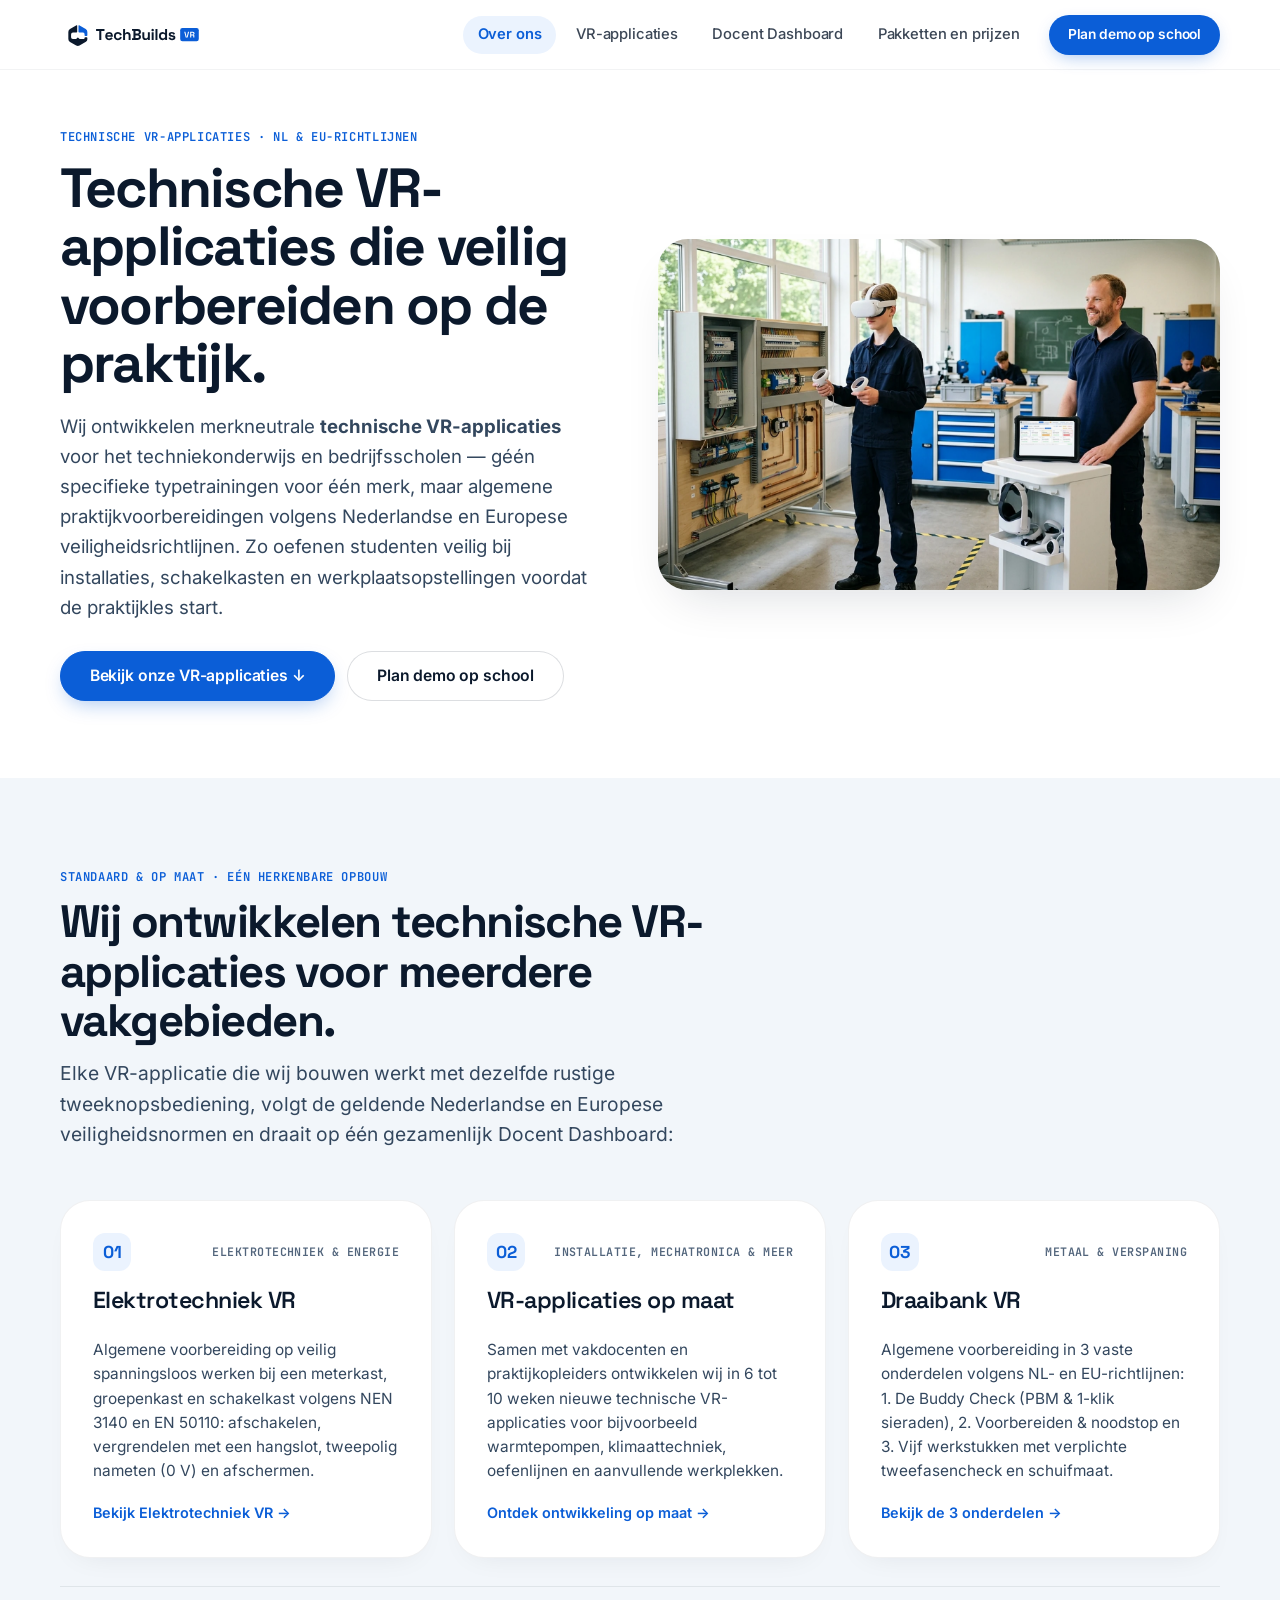
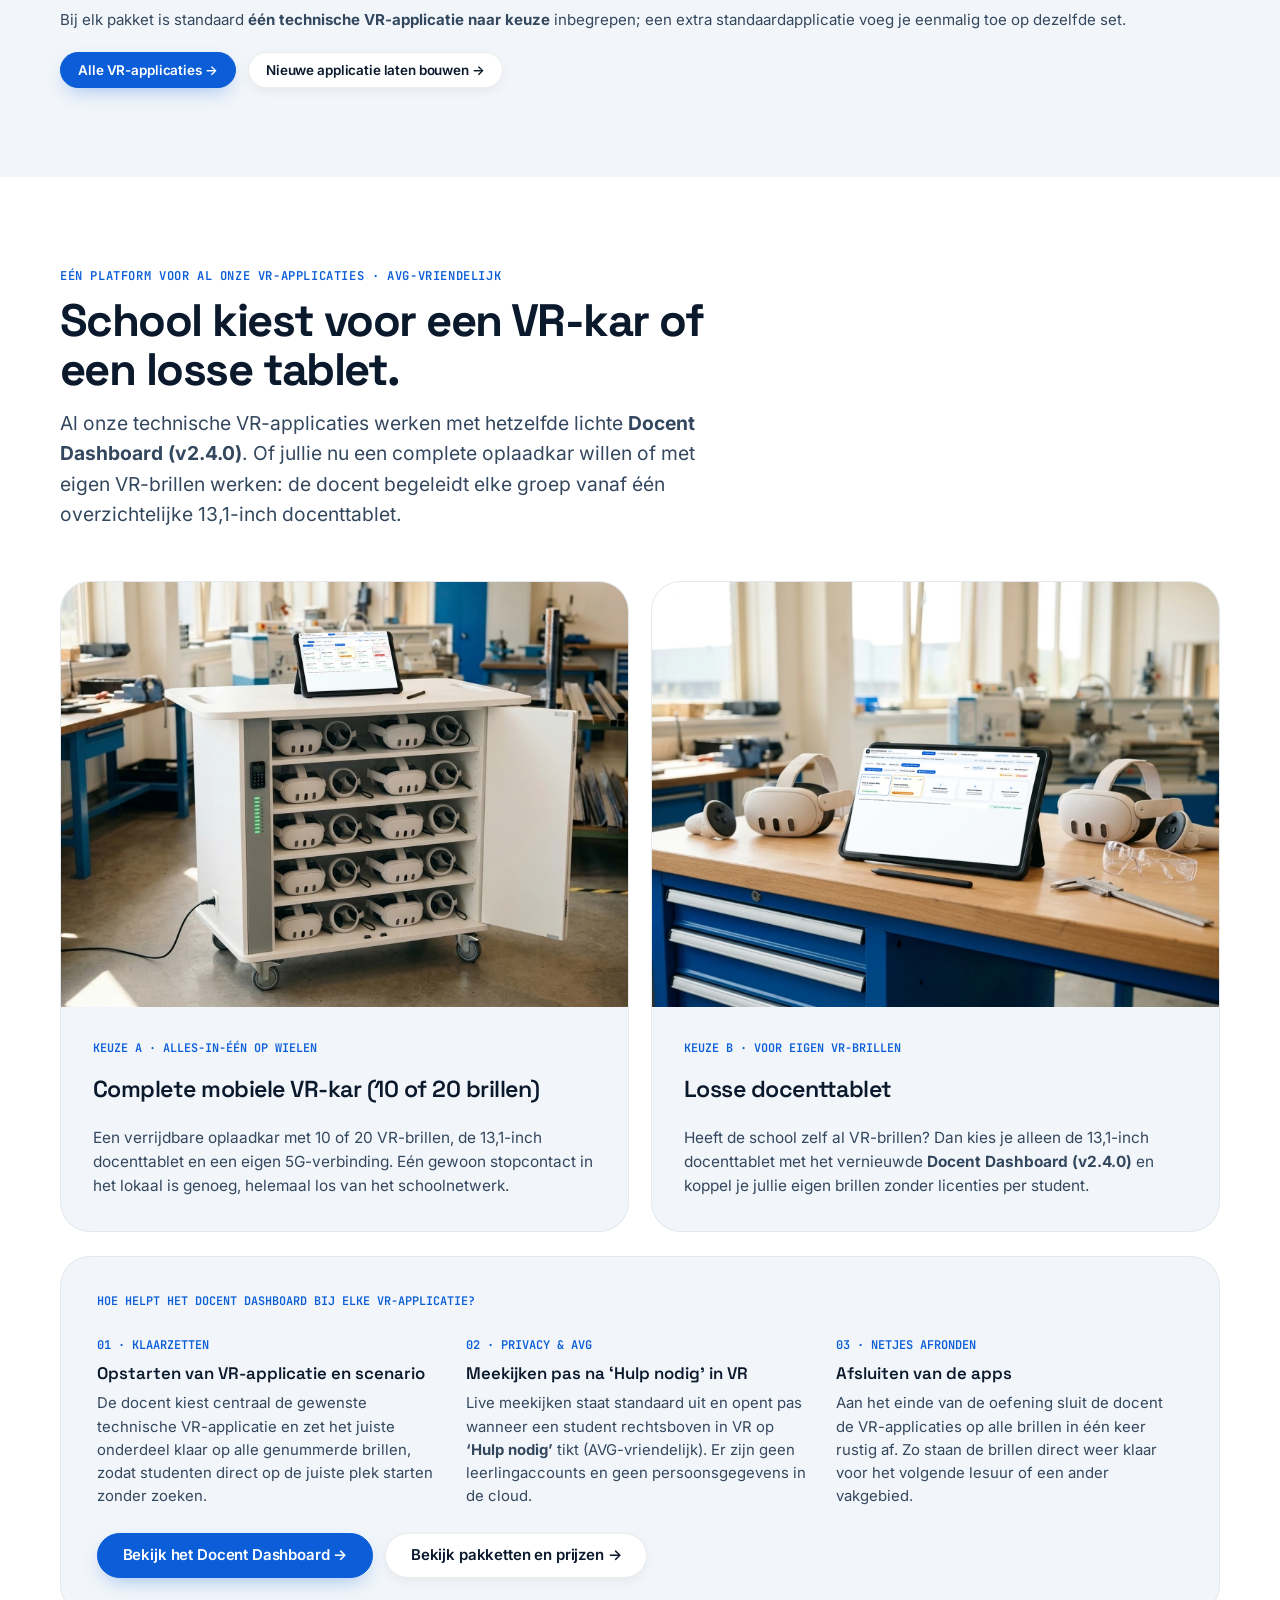
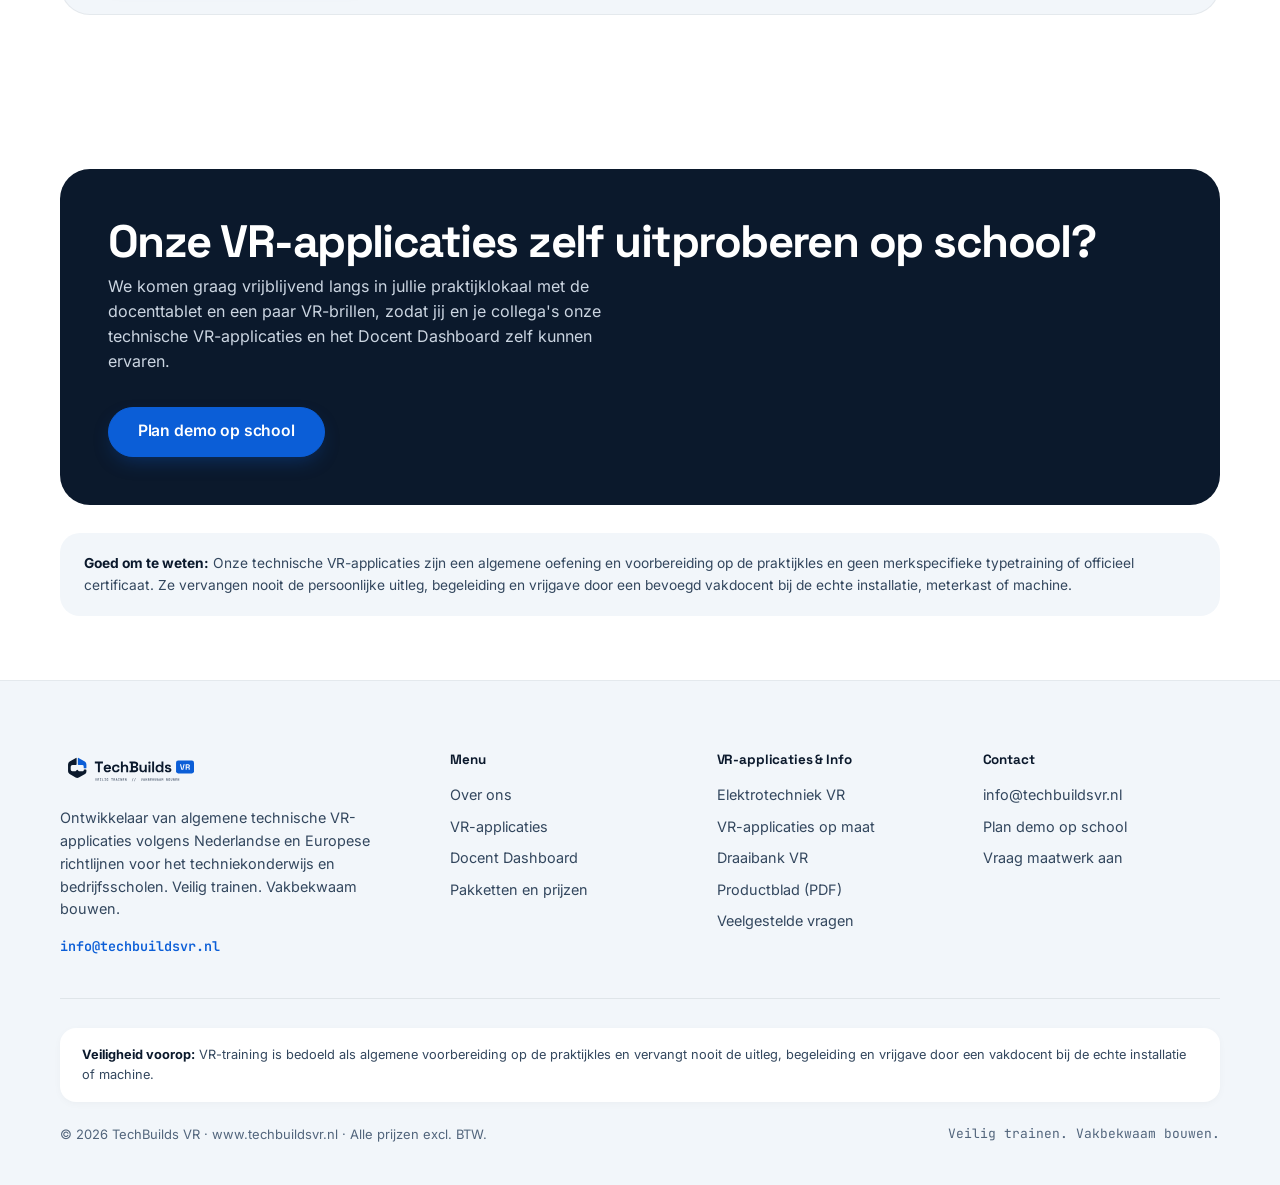
<file: index.html>
<!DOCTYPE html>
<html lang="nl">
<head>
  <meta charset="UTF-8" />
  <meta name="viewport" content="width=device-width, initial-scale=1.0" />
  <title>TechBuilds VR — Technische VR-Applicaties voor Onderwijs &amp; Bedrijfsscholen</title>
  <meta name="description" content="TechBuilds VR ontwikkelt algemene technische VR-applicaties volgens Nederlandse en Europese veiligheidsrichtlijnen — voor onder meer elektrotechniek, installatietechniek, mechatronica en metaalbewerking — inclusief het vernieuwde Docent Dashboard." />
  <meta property="og:title" content="TechBuilds VR — Technische VR-applicaties voor onderwijs &amp; bedrijfsscholen" />
  <meta property="og:description" content="Geen merkspecifieke typetrainingen, maar algemene technische VR-applicaties volgens NL- en EU-richtlijnen. School kiest voor een VR-kar of losse tablet waarmee de docent studenten AVG-vriendelijk begeleidt." />
  <meta property="og:image" content="assets/img/logo/OpenGraph_Social_Preview_1200x630.png" />
  <meta property="og:type" content="website" />
  <link rel="icon" type="image/svg+xml" href="assets/img/logo/favicon.svg" />
  <link rel="icon" type="image/png" sizes="32x32" href="assets/img/logo/favicon-32x32.png" />
  <link rel="apple-touch-icon" href="assets/img/logo/apple-touch-icon.png" />
  <link rel="stylesheet" href="assets/css/styles.css" />
</head>
<body class="has-mobile-bar">
  <a href="#hoofdinhoud" class="skip-link" id="skipToMain">Direct naar hoofdinhoud</a>

  <!-- Witte Sticky Header (70px · 4-item simpel menu) -->
  <header class="site-header" id="siteHeader">
    <div class="container nav-inner">
      <a href="index.html" class="brand-logo" id="navBrandLogo" aria-label="TechBuilds VR Startpagina">
        <img src="assets/img/logo/TechBuildsVR_Logo_Primary_LightBG.svg" alt="TechBuilds VR" width="145" height="39" />
      </a>

      <div class="nav-right-group">
        <nav class="nav-center" aria-label="Hoofdmenu">
          <ul class="nav-links">
            <li><a href="index.html" class="nav-link" aria-current="page" id="navLinkHome">Over ons</a></li>
            <li><a href="modules.html" class="nav-link" id="navLinkModules">VR-applicaties</a></li>
            <li><a href="docentapp-tablet.html" class="nav-link" id="navLinkTablet">Docent Dashboard</a></li>
            <li><a href="prijzen-contact.html" class="nav-link" id="navLinkPrijzen">Pakketten en prijzen</a></li>
          </ul>
        </nav>

        <div class="nav-actions nav-actions-desktop">
          <a href="prijzen-contact.html?onderwerp=demo#aanvraag" class="nav-cta-pill" id="navCtaDemo">Plan demo op school</a>
        </div>

        <button type="button" class="mobile-menu-btn" id="mobileMenuBtn" aria-expanded="false" aria-controls="mobileDrawer" aria-label="Menu openen">
          <svg width="20" height="20" viewBox="0 0 24 24" fill="none" stroke="currentColor" stroke-width="2" aria-hidden="true">
            <path d="M4 8h16M4 16h16" stroke-linecap="round"/>
          </svg>
        </button>
      </div>
    </div>

    <div class="scroll-progress-track" aria-hidden="true">
      <div class="scroll-progress-bar" id="scrollProgressBar"></div>
    </div>

    <div class="mobile-drawer" id="mobileDrawer">
      <div class="container">
        <ul class="mobile-drawer-list">
          <li><a href="index.html" aria-current="page" id="mobLinkHome">Over ons</a></li>
          <li><a href="modules.html" id="mobLinkModules">VR-applicaties</a></li>
          <li><a href="docentapp-tablet.html" id="mobLinkTablet">Docent Dashboard</a></li>
          <li><a href="prijzen-contact.html" id="mobLinkPrijzen">Pakketten en prijzen</a></li>
        </ul>
        <a href="prijzen-contact.html?onderwerp=demo#aanvraag" class="btn btn-primary" id="mobCtaDemo" style="width:100%;">Plan demo op school</a>
      </div>
    </div>
  </header>

  <main id="hoofdinhoud">
    <!-- Rustige KISS Hero: ontwikkelaar van technische VR-applicaties -->
    <section class="hero-calm" id="over-ons" aria-label="Introductie TechBuilds VR">
      <div class="container hero-calm-grid">
        <div class="hero-calm-copy">
          <span class="hero-calm-kicker">Technische VR-applicaties · NL &amp; EU-richtlijnen</span>
          <h1 class="hero-calm-title">Technische VR-applicaties die veilig voorbereiden op de praktijk.</h1>
          <p class="hero-calm-lead">
            Wij ontwikkelen merkneutrale <strong>technische VR-applicaties</strong> voor het techniekonderwijs en bedrijfsscholen — géén specifieke typetrainingen voor één merk, maar algemene praktijkvoorbereidingen volgens Nederlandse en Europese veiligheidsrichtlijnen. Zo oefenen studenten veilig bij installaties, schakelkasten en werkplaatsopstellingen voordat de praktijkles start.
          </p>
          <div class="btn-group">
            <a href="#vr-applicaties" class="btn btn-primary btn-lg" id="heroBtnOnderdelen">Bekijk onze VR-applicaties ↓</a>
            <a href="prijzen-contact.html?onderwerp=demo#aanvraag" class="btn btn-outline btn-lg" id="heroBtnDemo">Plan demo op school</a>
          </div>
        </div>

        <figure class="hero-calm-media">
          <img src="assets/img/brand/hero_techbuilds_vr_werkplaats.webp" alt="Technieklokaal waar een student met een VR-bril oefent voor een schakel- en installatieopstelling terwijl de vakdocent begeleidt met het Docent Dashboard v2.4.0 op de 13,1-inch docenttablet naast de mobiele VR-kar" width="1600" height="1200" />
        </figure>
      </div>
    </section>

    <!-- Blok 1: Wij maken technische VR-applicaties voor meerdere vakrichtingen -->
    <section class="section section-paper" id="vr-applicaties" aria-label="Overzicht van onze technische VR-applicaties">
      <div class="container">
        <div class="section-intro">
          <span class="section-kicker">Standaard &amp; op maat · Eén herkenbare opbouw</span>
          <h2 class="h2-section">Wij ontwikkelen technische VR-applicaties voor meerdere vakgebieden.</h2>
          <p class="lead">
            Elke VR-applicatie die wij bouwen werkt met dezelfde rustige tweeknopsbediening, volgt de geldende Nederlandse en Europese veiligheidsnormen en draait op één gezamenlijk Docent Dashboard:
          </p>
        </div>

        <div class="parts-three-grid">
          <article class="part-step-card">
            <div class="part-step-header">
              <span class="part-step-num">01</span>
              <span class="part-step-tag">Elektrotechniek &amp; energie</span>
            </div>
            <h3 class="h3-card">Elektrotechniek VR</h3>
            <p>
              Algemene voorbereiding op veilig spanningsloos werken bij een meterkast, groepenkast en schakelkast volgens NEN 3140 en EN 50110: afschakelen, vergrendelen met een hangslot, tweepolig nameten (0 V) en afschermen.
            </p>
            <a href="training-elektrotechniek.html" class="part-step-link" id="homeCardLinkElektro">Bekijk Elektrotechniek VR →</a>
          </article>

          <article class="part-step-card">
            <div class="part-step-header">
              <span class="part-step-num">02</span>
              <span class="part-step-tag">Installatie, mechatronica &amp; meer</span>
            </div>
            <h3 class="h3-card">VR-applicaties op maat</h3>
            <p>
              Samen met vakdocenten en praktijkopleiders ontwikkelen wij in 6 tot 10 weken nieuwe technische VR-applicaties voor bijvoorbeeld warmtepompen, klimaattechniek, oefenlijnen en aanvullende werkplekken.
            </p>
            <a href="maatwerk.html" class="part-step-link" id="homeCardLinkMaatwerk">Ontdek ontwikkeling op maat →</a>
          </article>

          <article class="part-step-card">
            <div class="part-step-header">
              <span class="part-step-num">03</span>
              <span class="part-step-tag">Metaal &amp; verspaning</span>
            </div>
            <h3 class="h3-card">Draaibank VR</h3>
            <p>
              Algemene voorbereiding in 3 vaste onderdelen volgens NL- en EU-richtlijnen: 1. De Buddy Check (PBM &amp; 1-klik sieraden), 2. Voorbereiden &amp; noodstop en 3. Vijf werkstukken met verplichte tweefasencheck en schuifmaat.
            </p>
            <a href="training-draaibank.html" class="part-step-link" id="homeCardLinkDraaibank">Bekijk de 3 onderdelen →</a>
          </article>
        </div>

        <div class="parts-footer-bar">
          <p class="parts-footer-note">
            Bij elk pakket is standaard <strong>één technische VR-applicatie naar keuze</strong> inbegrepen; een extra standaardapplicatie voeg je eenmalig toe op dezelfde set.
          </p>
          <div class="btn-group">
            <a href="modules.html" class="btn btn-primary btn-sm" id="homeBtnAllModules">Alle VR-applicaties →</a>
            <a href="maatwerk.html" class="btn btn-white btn-sm" id="homeBtnMaatwerk">Nieuwe applicatie laten bouwen →</a>
          </div>
        </div>
      </div>
    </section>

    <!-- Blok 2: School kiest voor VR-kar of tablet + AVG-vriendelijke begeleiding -->
    <section class="section section-surface" id="kar-of-tablet" aria-label="Keuze voor VR-kar of tablet en begeleiding door de docent">
      <div class="container">
        <div class="section-intro">
          <span class="section-kicker">Eén platform voor al onze VR-applicaties · AVG-vriendelijk</span>
          <h2 class="h2-section">School kiest voor een VR-kar of een losse tablet.</h2>
          <p class="lead">
            Al onze technische VR-applicaties werken met hetzelfde lichte <strong>Docent Dashboard (v2.4.0)</strong>. Of jullie nu een complete oplaadkar willen of met eigen VR-brillen werken: de docent begeleidt elke groep vanaf één overzichtelijke 13,1-inch docenttablet.
          </p>
        </div>

        <div class="choice-two-grid">
          <article class="school-choice-card">
            <div class="school-choice-media">
              <img src="assets/img/hardware/hardware_02_mobiele_vr_kar_10_en_tablet.webp" alt="Verrijdbare mobiele VR-Kar 10 met exact 10 opgeladen VR-brillen, 10 groene laadlampjes, één 230V-stekker en de 13,1-inch docenttablet bovenop" width="1600" height="1200" loading="lazy" />
            </div>
            <div class="school-choice-body">
              <span class="card-step">KEUZE A · ALLES-IN-ÉÉN OP WIELEN</span>
              <h3 class="h3-card">Complete mobiele VR-kar (10 of 20 brillen)</h3>
              <p>
                Een verrijdbare oplaadkar met 10 of 20 VR-brillen, de 13,1-inch docenttablet en een eigen 5G-verbinding. Eén gewoon stopcontact in het lokaal is genoeg, helemaal los van het schoolnetwerk.
              </p>
            </div>
          </article>

          <article class="school-choice-card">
            <div class="school-choice-media">
              <img src="assets/img/hardware/hardware_01_regietablet_13_eigen_brillen.webp" alt="Losse 13,1-inch docenttablet in stevige werkplaatshoes met tekenpen en het lichte Docent Dashboard naast twee eigen VR-brillen op de werkbank" width="1600" height="1200" loading="lazy" />
            </div>
            <div class="school-choice-body">
              <span class="card-step">KEUZE B · VOOR EIGEN VR-BRILLEN</span>
              <h3 class="h3-card">Losse docenttablet</h3>
              <p>
                Heeft de school zelf al VR-brillen? Dan kies je alleen de 13,1-inch docenttablet met het vernieuwde <strong>Docent Dashboard (v2.4.0)</strong> en koppel je jullie eigen brillen zonder licenties per student.
              </p>
            </div>
          </article>
        </div>

        <div class="guidance-three-box">
          <span class="card-step" style="margin:0;">HOE HELPT HET DOCENT DASHBOARD BIJ ELKE VR-APPLICATIE?</span>
          <div class="guidance-three-grid">
            <div class="guidance-item">
              <span class="mono" style="font-size:0.75rem;color:var(--tb-cobalt);font-weight:600;">01 · KLAARZETTEN</span>
              <h4>Opstarten van VR-applicatie en scenario</h4>
              <p>
                De docent kiest centraal de gewenste technische VR-applicatie en zet het juiste onderdeel klaar op alle genummerde brillen, zodat studenten direct op de juiste plek starten zonder zoeken.
              </p>
            </div>

            <div class="guidance-item">
              <span class="mono" style="font-size:0.75rem;color:var(--tb-cobalt);font-weight:600;">02 · PRIVACY &amp; AVG</span>
              <h4>Meekijken pas na ‘Hulp nodig’ in VR</h4>
              <p>
                Live meekijken staat standaard uit en opent pas wanneer een student rechtsboven in VR op <strong>‘Hulp nodig’</strong> tikt (AVG-vriendelijk). Er zijn geen leerlingaccounts en geen persoonsgegevens in de cloud.
              </p>
            </div>

            <div class="guidance-item">
              <span class="mono" style="font-size:0.75rem;color:var(--tb-cobalt);font-weight:600;">03 · NETJES AFRONDEN</span>
              <h4>Afsluiten van de apps</h4>
              <p>
                Aan het einde van de oefening sluit de docent de VR-applicaties op alle brillen in één keer rustig af. Zo staan de brillen direct weer klaar voor het volgende lesuur of een ander vakgebied.
              </p>
            </div>
          </div>

          <div class="btn-group" style="margin-top:1.5rem;">
            <a href="docentapp-tablet.html" class="btn btn-primary" id="homeBtnDashboard">Bekijk het Docent Dashboard →</a>
            <a href="prijzen-contact.html" class="btn btn-white" id="homeBtnPrijzen">Bekijk pakketten en prijzen →</a>
          </div>
        </div>
      </div>
    </section>

    <!-- Blok 3: Rustige uitnodiging voor een demo + verplichte veiligheidsmelding -->
    <section class="section-tight section-surface" aria-label="Demo aanvragen en veiligheidsverklaring">
      <div class="container">
        <div class="calm-cta-card" style="margin-bottom:1.75rem;">
          <div>
            <h2 class="h2-section">Onze VR-applicaties zelf uitproberen op school?</h2>
            <p>
              We komen graag vrijblijvend langs in jullie praktijklokaal met de docenttablet en een paar VR-brillen, zodat jij en je collega's onze technische VR-applicaties en het Docent Dashboard zelf kunnen ervaren.
            </p>
          </div>
          <div class="btn-group">
            <a href="prijzen-contact.html?onderwerp=demo#aanvraag" class="btn btn-primary btn-lg" id="homeBottomDemoBtn">Plan demo op school</a>
          </div>
        </div>

        <div class="ac24-notice">
          <strong>Goed om te weten:</strong> Onze technische VR-applicaties zijn een algemene oefening en voorbereiding op de praktijkles en geen merkspecifieke typetraining of officieel certificaat. Ze vervangen nooit de persoonlijke uitleg, begeleiding en vrijgave door een bevoegd vakdocent bij de echte installatie, meterkast of machine.
        </div>
      </div>
    </section>
  </main>

  <!-- Footer -->
  <footer class="site-footer">
    <div class="container">
      <div class="footer-grid">
        <div>
          <img src="assets/img/logo/TechBuildsVR_Logo_With_Tagline.svg" alt="TechBuilds VR — Veilig trainen. Vakbekwaam bouwen." class="footer-logo" width="140" height="42" />
          <p style="margin:0 0 0.65rem 0;font-size:0.9rem;color:var(--tb-text-secondary);max-width:40ch;">
            Ontwikkelaar van algemene technische VR-applicaties volgens Nederlandse en Europese richtlijnen voor het techniekonderwijs en bedrijfsscholen. Veilig trainen. Vakbekwaam bouwen.
          </p>
          <a href="mailto:info@techbuildsvr.nl" class="mono" style="font-size:0.84rem;font-weight:600;color:var(--tb-cobalt);" id="footerMailLink">info@techbuildsvr.nl</a>
        </div>

        <div>
          <h3 class="footer-heading">Menu</h3>
          <ul class="footer-links">
            <li><a href="index.html">Over ons</a></li>
            <li><a href="modules.html">VR-applicaties</a></li>
            <li><a href="docentapp-tablet.html">Docent Dashboard</a></li>
            <li><a href="prijzen-contact.html">Pakketten en prijzen</a></li>
          </ul>
        </div>

        <div>
          <h3 class="footer-heading">VR-applicaties &amp; Info</h3>
          <ul class="footer-links">
            <li><a href="training-elektrotechniek.html">Elektrotechniek VR</a></li>
            <li><a href="maatwerk.html">VR-applicaties op maat</a></li>
            <li><a href="training-draaibank.html">Draaibank VR</a></li>
            <li><a href="assets/docs/Productblad_TechBuilds_VR_v1.1.pdf" target="_blank" rel="noopener">Productblad (PDF)</a></li>
            <li><a href="prijzen-contact.html#faq">Veelgestelde vragen</a></li>
          </ul>
        </div>

        <div>
          <h3 class="footer-heading">Contact</h3>
          <ul class="footer-links">
            <li><a href="mailto:info@techbuildsvr.nl">info@techbuildsvr.nl</a></li>
            <li><a href="prijzen-contact.html?onderwerp=demo#aanvraag">Plan demo op school</a></li>
            <li><a href="prijzen-contact.html?onderwerp=maatwerk#aanvraag">Vraag maatwerk aan</a></li>
          </ul>
        </div>
      </div>

      <div class="footer-ac24">
        <strong>Veiligheid voorop:</strong> VR-training is bedoeld als algemene voorbereiding op de praktijkles en vervangt nooit de uitleg, begeleiding en vrijgave door een vakdocent bij de echte installatie of machine.
      </div>

      <div class="footer-bottom">
        <span>© 2026 TechBuilds VR · www.techbuildsvr.nl · Alle prijzen excl. BTW.</span>
        <span class="mono">Veilig trainen. Vakbekwaam bouwen.</span>
      </div>
    </div>
  </footer>

  <!-- Mobiele Snelbalk (< 900px) -->
  <div class="mobile-sticky-bar no-print" id="mobileStickyBar">
    <div class="mobile-sticky-copy">
      TechBuilds VR · Technische VR-apps
      <span>VR-kar of losse docenttablet</span>
    </div>
    <a href="prijzen-contact.html?onderwerp=demo#aanvraag" class="btn btn-primary btn-sm" id="mobileStickyDemoBtn">Plan demo</a>
  </div>

  <button type="button" class="back-to-top-btn no-print" id="backToTopBtn" aria-label="Terug naar boven">↑</button>

  <script src="assets/js/main.js"></script>
</body>
</html>
</file>
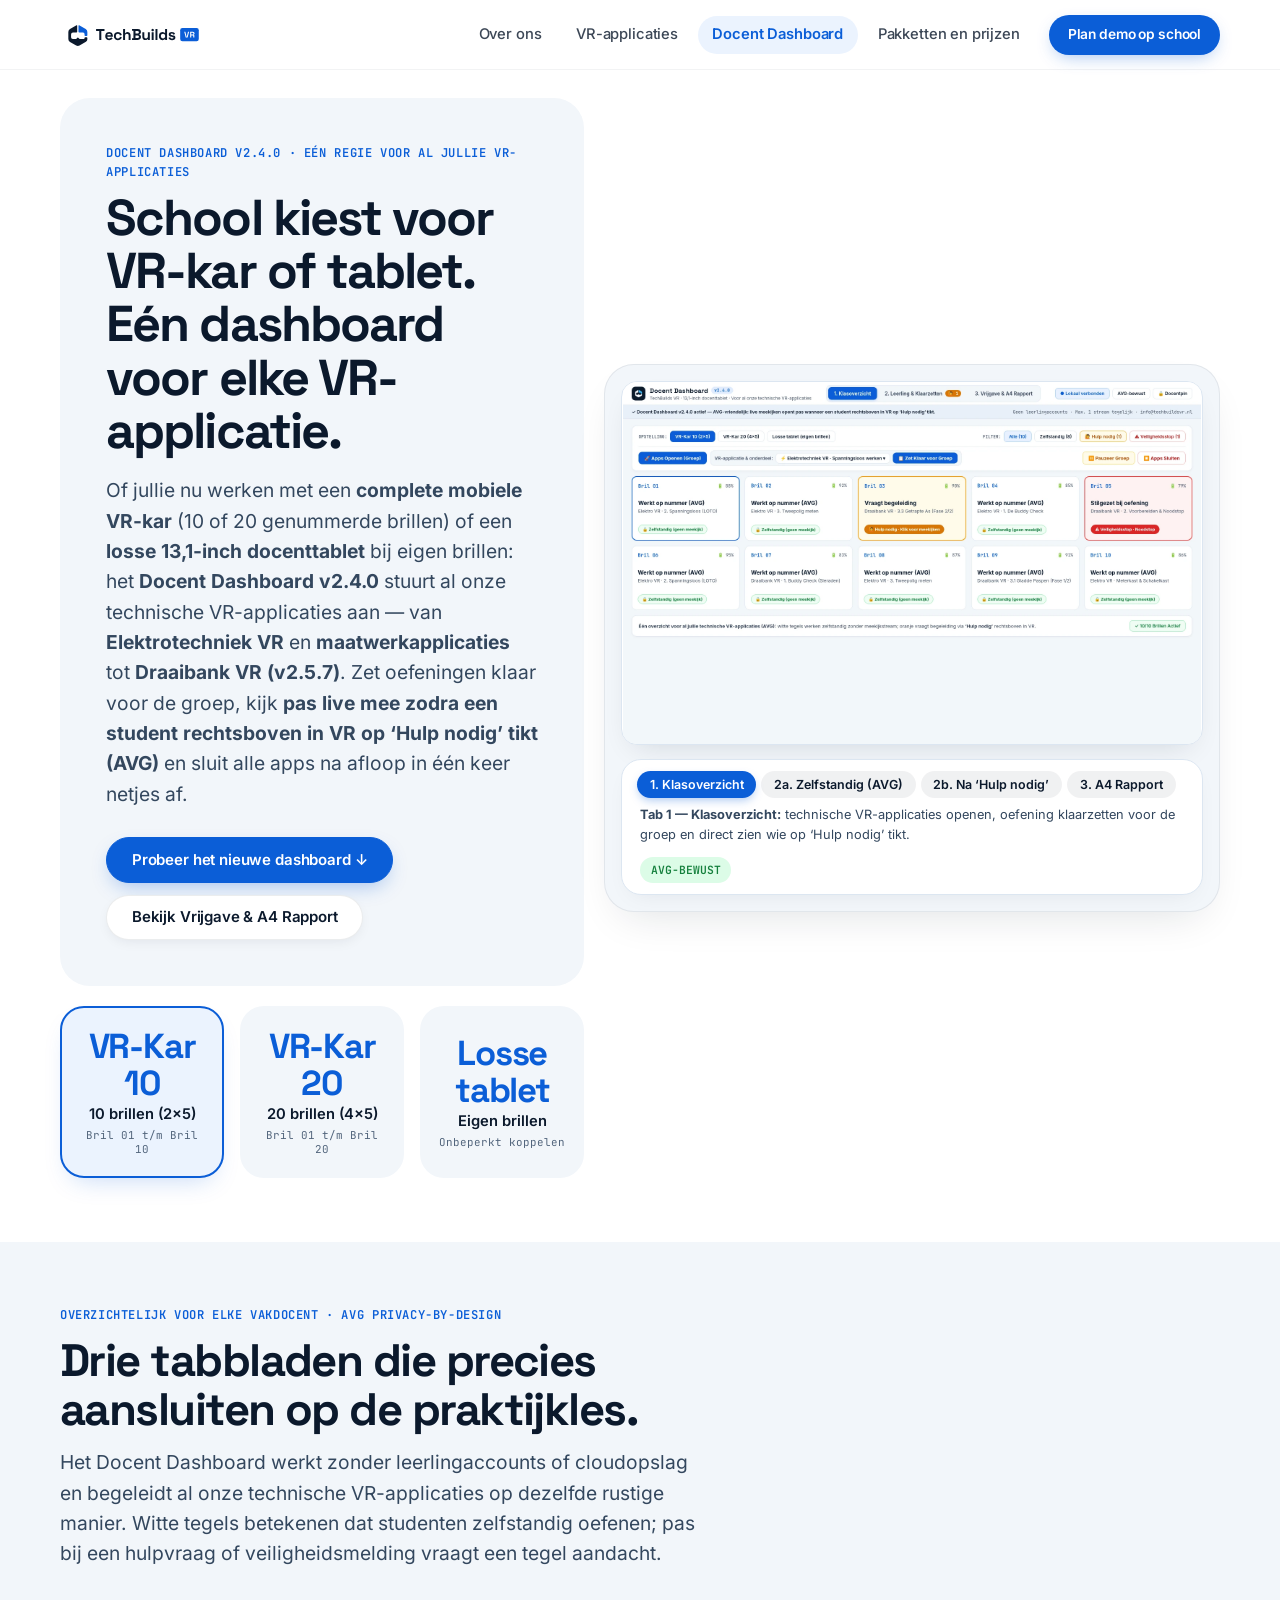
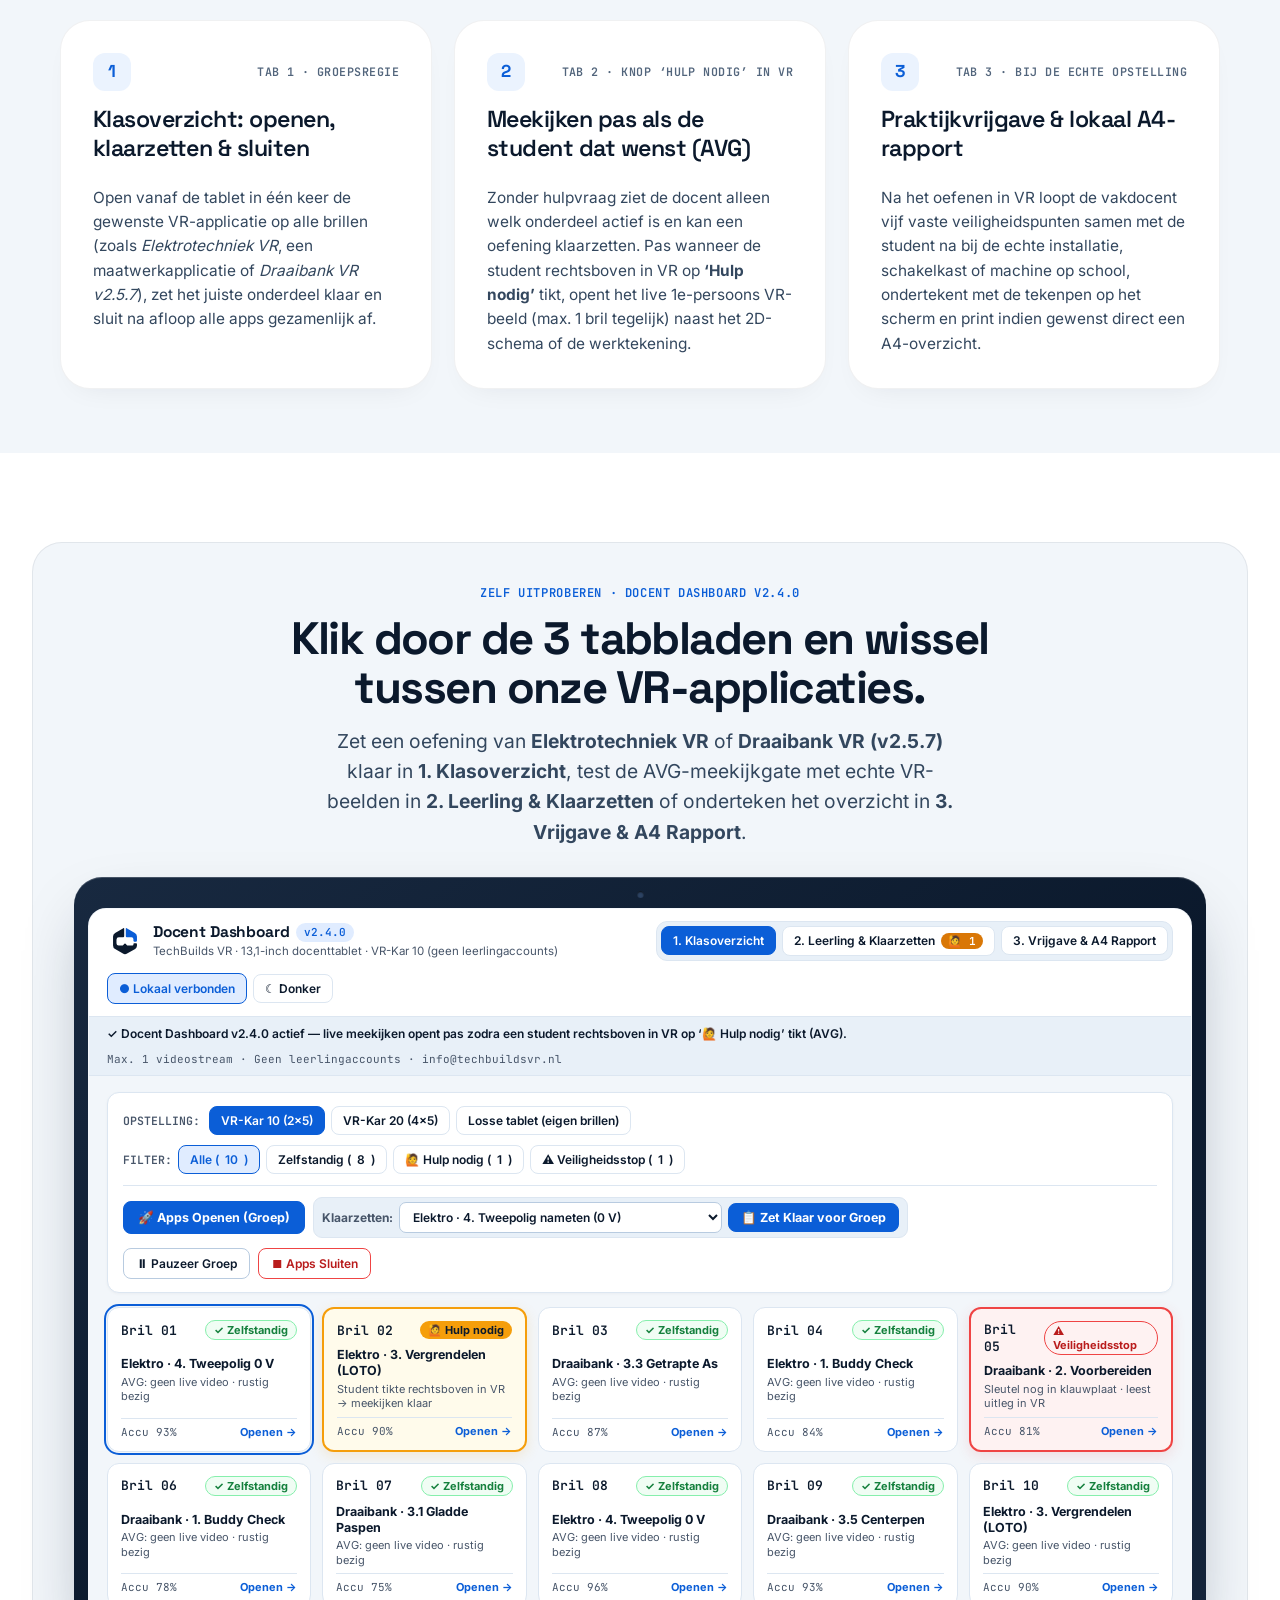
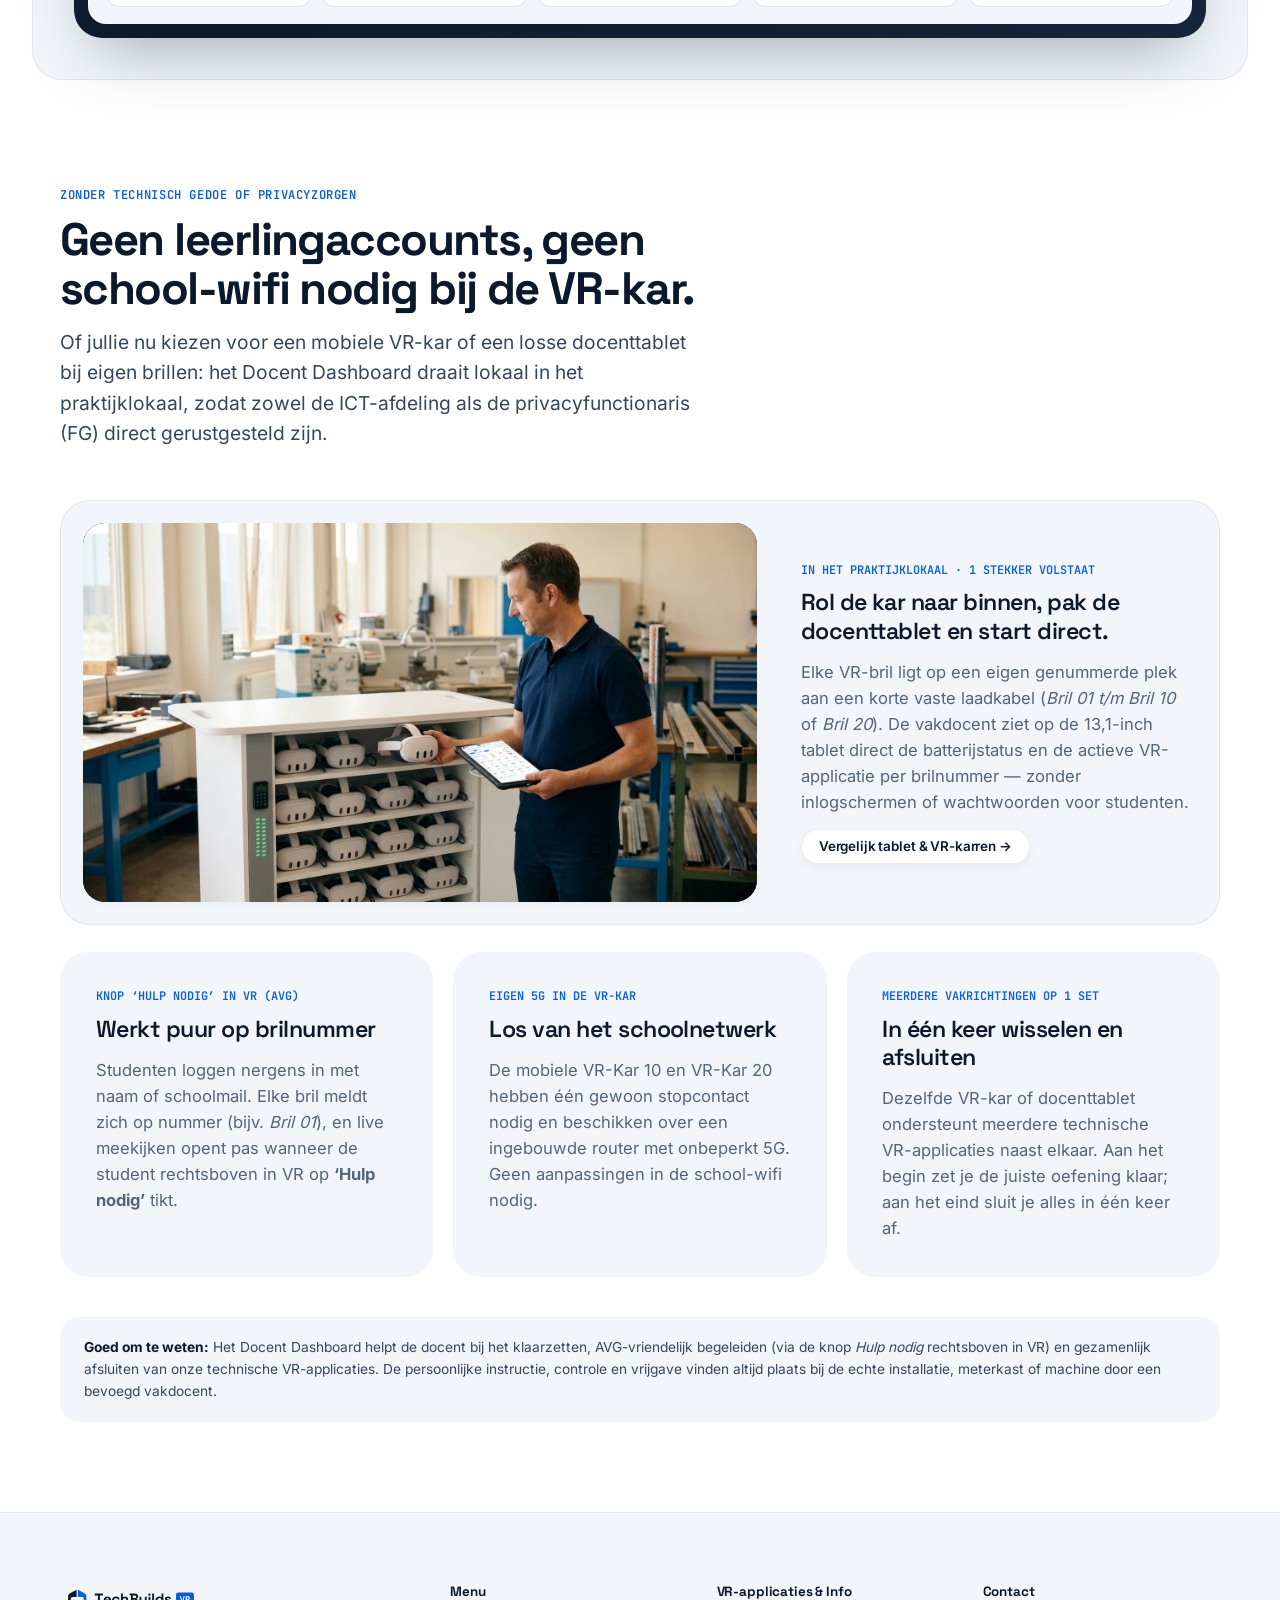
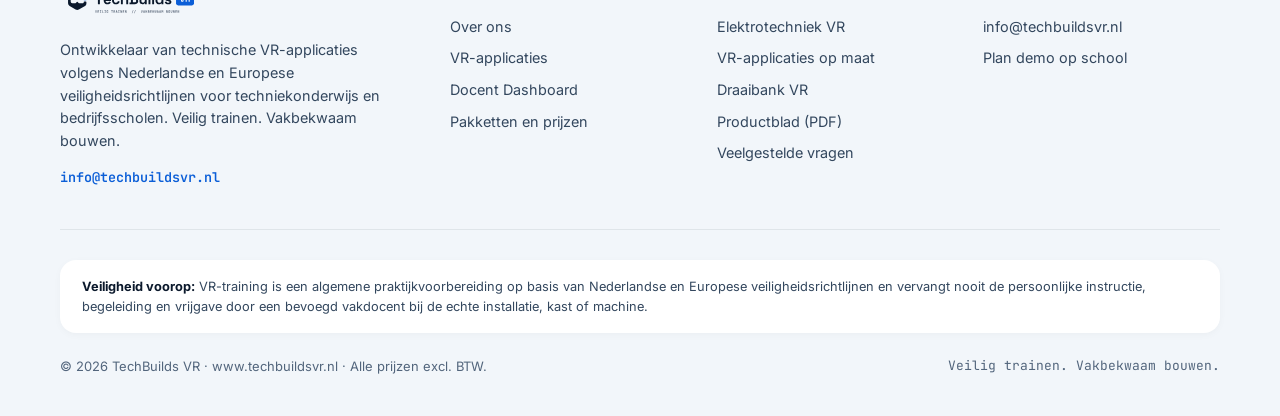
<file: docentapp-tablet.html>
<!DOCTYPE html>
<html lang="nl">
<head>
  <meta charset="UTF-8" />
  <meta name="viewport" content="width=device-width, initial-scale=1.0" />
  <title>Docent Dashboard — Eén Regietablet voor Technische VR-Applicaties | TechBuilds VR</title>
  <meta name="description" content="School kiest voor een mobiele VR-kar (10 of 20 brillen) of losse docenttablet. Het Docent Dashboard v2.4.0 begeleidt al onze technische VR-applicaties (zoals Elektrotechniek VR, maatwerk en Draaibank VR v2.5.7): apps klaarzetten, pas meekijken na ‘Hulp nodig’ (AVG) en gezamenlijk afsluiten." />
  <meta property="og:title" content="Docent Dashboard v2.4.0 — Eén regie voor technische VR-applicaties | TechBuilds VR" />
  <meta property="og:description" content="Lichte Blueprint-weergave in 3 overzichtelijke tabbladen: 1. Klasoverzicht (Bril 01..10/20), 2. Leerling &amp; Klaarzetten (met ‘Hulp nodig’-knop rechtsboven in VR) en 3. Vrijgave &amp; A4 Rapport." />
  <meta property="og:image" content="assets/img/logo/OpenGraph_Social_Preview_1200x630.png" />
  <link rel="icon" type="image/svg+xml" href="assets/img/logo/favicon.svg" />
  <link rel="icon" type="image/png" sizes="32x32" href="assets/img/logo/favicon-32x32.png" />
  <link rel="apple-touch-icon" href="assets/img/logo/apple-touch-icon.png" />
  <link rel="stylesheet" href="assets/css/styles.css" />
</head>
<body class="has-mobile-bar">
  <a href="#hoofdinhoud" class="skip-link" id="skipToMainTablet">Direct naar hoofdinhoud</a>

  <!-- Witte Sticky Header (70px · 4-item simpel menu) -->
  <header class="site-header no-print" id="siteHeader">
    <div class="container nav-inner">
      <a href="index.html" class="brand-logo" id="navBrandLogo" aria-label="TechBuilds VR Startpagina">
        <img src="assets/img/logo/TechBuildsVR_Logo_Primary_LightBG.svg" alt="TechBuilds VR" width="145" height="39" />
      </a>

      <div class="nav-right-group">
        <nav class="nav-center" aria-label="Hoofdmenu">
          <ul class="nav-links">
            <li><a href="index.html" class="nav-link" id="navLinkHome">Over ons</a></li>
            <li><a href="modules.html" class="nav-link" id="navLinkModules">VR-applicaties</a></li>
            <li><a href="docentapp-tablet.html" class="nav-link" aria-current="page" id="navLinkTablet">Docent Dashboard</a></li>
            <li><a href="prijzen-contact.html" class="nav-link" id="navLinkPrijzen">Pakketten en prijzen</a></li>
          </ul>
        </nav>

        <div class="nav-actions nav-actions-desktop">
          <a href="prijzen-contact.html?onderwerp=demo#aanvraag" class="nav-cta-pill" id="navCtaDemo">Plan demo op school</a>
        </div>

        <button type="button" class="mobile-menu-btn" id="mobileMenuBtn" aria-expanded="false" aria-controls="mobileDrawer" aria-label="Menu openen">
          <svg width="20" height="20" viewBox="0 0 24 24" fill="none" stroke="currentColor" stroke-width="2" aria-hidden="true">
            <path d="M4 8h16M4 16h16" stroke-linecap="round"/>
          </svg>
        </button>
      </div>
    </div>

    <div class="scroll-progress-track" aria-hidden="true">
      <div class="scroll-progress-bar" id="scrollProgressBar"></div>
    </div>

    <div class="mobile-drawer" id="mobileDrawer">
      <div class="container">
        <ul class="mobile-drawer-list">
          <li><a href="index.html" id="mobLinkHome">Over ons</a></li>
          <li><a href="modules.html" id="mobLinkModules">VR-applicaties</a></li>
          <li><a href="docentapp-tablet.html" aria-current="page" id="mobLinkTablet">Docent Dashboard</a></li>
          <li><a href="prijzen-contact.html" id="mobLinkPrijzen">Pakketten en prijzen</a></li>
        </ul>
        <a href="prijzen-contact.html?onderwerp=demo#aanvraag" class="btn btn-primary" id="mobCtaDemo" style="width:100%;">Plan demo op school</a>
      </div>
    </div>
  </header>

  <main id="hoofdinhoud" class="no-print">
    <!-- Hero Docent Dashboard v2.4.0 -->
    <section class="hero-bento" aria-label="Docent Dashboard Overzicht">
      <div class="container hero-bento-grid">
        <div class="hero-bento-left">
          <div class="bento-statement-tile">
            <span class="section-kicker" style="margin-bottom:0.5rem;display:block;">Docent Dashboard v2.4.0 · Eén regie voor al jullie VR-applicaties</span>
            <h1 class="h1-page">School kiest voor VR-kar of tablet. Eén dashboard voor elke VR-applicatie.</h1>
            <p class="lead">
              Of jullie nu werken met een <strong>complete mobiele VR-kar</strong> (10 of 20 genummerde brillen) of een <strong>losse 13,1-inch docenttablet</strong> bij eigen brillen: het <strong>Docent Dashboard v2.4.0</strong> stuurt al onze technische VR-applicaties aan — van <strong>Elektrotechniek VR</strong> en <strong>maatwerkapplicaties</strong> tot <strong>Draaibank VR (v2.5.7)</strong>. Zet oefeningen klaar voor de groep, kijk <strong>pas live mee zodra een student rechtsboven in VR op ‘Hulp nodig’ tikt (AVG)</strong> en sluit alle apps na afloop in één keer netjes af.
            </p>
            <div class="btn-group">
              <a href="#live-simulator" class="btn btn-primary" id="tabletHeroSimBtn">Probeer het nieuwe dashboard ↓</a>
              <button type="button" class="btn btn-white" id="tabletHeroReportBtn">Bekijk Vrijgave &amp; A4 Rapport</button>
            </div>
          </div>

          <div class="hero-metrics-row" role="group" aria-label="Kies opstelling in het voorbeeld">
            <button type="button" class="bento-metric-tile is-active" data-hero-profile="kar10" id="tabletTileKar10">
              <span class="metric-num">VR-Kar 10</span>
              <span class="metric-label">10 brillen (2×5)</span>
              <span class="metric-sub">Bril 01 t/m Bril 10</span>
            </button>

            <button type="button" class="bento-metric-tile" data-hero-profile="kar20" id="tabletTileKar20">
              <span class="metric-num">VR-Kar 20</span>
              <span class="metric-label">20 brillen (4×5)</span>
              <span class="metric-sub">Bril 01 t/m Bril 20</span>
            </button>

            <button type="button" class="bento-metric-tile" data-hero-profile="unlimited" id="tabletTileUnl">
              <span class="metric-num">Losse tablet</span>
              <span class="metric-label">Eigen brillen</span>
              <span class="metric-sub">Onbeperkt koppelen</span>
            </button>
          </div>
        </div>

        <div class="hero-photo-tile hero-photo-tile--dashboard">
          <img id="ddHeroShotImg" src="assets/img/dashboard/dashboard_01_klasoverzicht_v2_4.webp" class="hero-photo-img" alt="Tabblad 1 Klasoverzicht van het lichte Docent Dashboard v2.4.0 met 10 genummerde VR-brillen (Bril 01 t/m Bril 10), keuze tussen technische VR-applicaties en oranje melding bij Hulp nodig" width="1600" height="1000" />
          <div class="hero-frosted-dock" aria-label="Bekijk de 4 schermen van Docent Dashboard v2.4.0">
            <div class="hero-dock-pills" role="tablist">
              <button type="button" class="hero-dock-pill is-active" role="tab" aria-selected="true" data-dd-shot="1" id="ddShotBtn1">1. Klasoverzicht</button>
              <button type="button" class="hero-dock-pill" role="tab" aria-selected="false" data-dd-shot="2" id="ddShotBtn2">2a. Zelfstandig (AVG)</button>
              <button type="button" class="hero-dock-pill" role="tab" aria-selected="false" data-dd-shot="3" id="ddShotBtn3">2b. Na ‘Hulp nodig’</button>
              <button type="button" class="hero-dock-pill" role="tab" aria-selected="false" data-dd-shot="4" id="ddShotBtn4">3. A4 Rapport</button>
            </div>
            <div class="hero-dock-caption-row">
              <span id="ddHeroShotCaption"><strong>Tab 1 — Klasoverzicht:</strong> technische VR-applicaties openen, oefening klaarzetten voor de groep en direct zien wie op ‘Hulp nodig’ tikt.</span>
              <span class="status-badge status-safe">AVG-BEWUST</span>
            </div>
          </div>
        </div>
      </div>
    </section>

    <!-- De 3 overzichtelijke tabbladen van Docent Dashboard v2.4.0 -->
    <section class="section section-tight section-paper" id="begeleiding-avg" aria-label="De drie tabbladen van het Docent Dashboard">
      <div class="container">
        <div class="section-intro">
          <span class="section-kicker">Overzichtelijk voor elke vakdocent · AVG Privacy-by-Design</span>
          <h2 class="h2-section">Drie tabbladen die precies aansluiten op de praktijkles.</h2>
          <p class="lead">
            Het Docent Dashboard werkt zonder leerlingaccounts of cloudopslag en begeleidt al onze technische VR-applicaties op dezelfde rustige manier. Witte tegels betekenen dat studenten zelfstandig oefenen; pas bij een hulpvraag of veiligheidsmelding vraagt een tegel aandacht.
          </p>
        </div>

        <div class="parts-three-grid">
          <article class="part-step-card">
            <div class="part-step-header">
              <span class="part-step-num">1</span>
              <span class="part-step-tag">Tab 1 · Groepsregie</span>
            </div>
            <h3 class="h3-card">Klasoverzicht: openen, klaarzetten &amp; sluiten</h3>
            <p>
              Open vanaf de tablet in één keer de gewenste VR-applicatie op alle brillen (zoals <em>Elektrotechniek VR</em>, een maatwerkapplicatie of <em>Draaibank VR v2.5.7</em>), zet het juiste onderdeel klaar en sluit na afloop alle apps gezamenlijk af.
            </p>
          </article>

          <article class="part-step-card">
            <div class="part-step-header">
              <span class="part-step-num">2</span>
              <span class="part-step-tag">Tab 2 · Knop ‘Hulp nodig’ in VR</span>
            </div>
            <h3 class="h3-card">Meekijken pas als de student dat wenst (AVG)</h3>
            <p>
              Zonder hulpvraag ziet de docent alleen welk onderdeel actief is en kan een oefening klaarzetten. Pas wanneer de student rechtsboven in VR op <strong>‘Hulp nodig’</strong> tikt, opent het live 1e-persoons VR-beeld (max. 1 bril tegelijk) naast het 2D-schema of de werktekening.
            </p>
          </article>

          <article class="part-step-card">
            <div class="part-step-header">
              <span class="part-step-num">3</span>
              <span class="part-step-tag">Tab 3 · Bij de echte opstelling</span>
            </div>
            <h3 class="h3-card">Praktijkvrijgave &amp; lokaal A4-rapport</h3>
            <p>
              Na het oefenen in VR loopt de vakdocent vijf vaste veiligheidspunten samen met de student na bij de echte installatie, schakelkast of machine op school, ondertekent met de tekenpen op het scherm en print indien gewenst direct een A4-overzicht.
            </p>
          </article>
        </div>
      </div>
    </section>

    <!-- Live Interactief Docent Dashboard v2.4.0 (Lichte Blueprint-UI) -->
    <section class="section section-surface" id="live-simulator" aria-label="Interactief voorbeeld van Docent Dashboard v2.4.0">
      <div class="container-wide">
        <div class="dd-podium-light">
          <div class="section-intro-center" style="margin-bottom:1.85rem;">
            <span class="section-kicker">Zelf uitproberen · Docent Dashboard v2.4.0</span>
            <h2 class="h2-section">Klik door de 3 tabbladen en wissel tussen onze VR-applicaties.</h2>
            <p class="lead">
              Zet een oefening van <strong>Elektrotechniek VR</strong> of <strong>Draaibank VR (v2.5.7)</strong> klaar in <strong>1. Klasoverzicht</strong>, test de AVG-meekijkgate met echte VR-beelden in <strong>2. Leerling &amp; Klaarzetten</strong> of onderteken het overzicht in <strong>3. Vrijgave &amp; A4 Rapport</strong>.
            </p>
          </div>

          <div class="dd-tablet-bezel">
            <div class="tablet-camera-dot" aria-hidden="true"></div>

            <div class="dd-screen" id="docentCockpitSim" data-slots="10">
              <!-- Topbar van Docent Dashboard v2.4.0 -->
              <div class="dd-topbar">
                <div class="dd-brand">
                  <img src="assets/img/logo/TechBuildsVR_Icon_Symbol.svg" alt="TechBuilds VR" width="36" height="36" />
                  <div>
                    <div style="display:flex;align-items:center;gap:7px;">
                      <strong style="font-family:var(--tb-font-display);font-size:15.5px;letter-spacing:-0.01em;">Docent Dashboard</strong>
                      <span class="dd-badge mono" style="background:var(--dd-cobalt-soft);color:var(--dd-cobalt);">v2.4.0</span>
                    </div>
                    <div id="ddSubtitleLine" style="font-size:11.5px;color:var(--dd-muted);">TechBuilds VR · 13,1-inch docenttablet · VR-Kar 10 (geen leerlingaccounts)</div>
                  </div>
                </div>

                <!-- 3 Hoofdtabbladen -->
                <div class="dd-nav-tabs" role="tablist" aria-label="Tabbladen Docent Dashboard">
                  <button type="button" class="dd-pill is-active" role="tab" aria-selected="true" data-dd-tab="KLAS" id="ddNavKlas">1. Klasoverzicht</button>
                  <button type="button" class="dd-pill" role="tab" aria-selected="false" data-dd-tab="LEERLING" id="ddNavLeerling">
                    <span>2. Leerling &amp; Klaarzetten</span>
                    <span id="ddHelpNavBadge" class="mono" style="background:#D97706;color:#FFFFFF;border-radius:999px;padding:1px 7px;font-size:11px;font-weight:700;">🙋 1</span>
                  </button>
                  <button type="button" class="dd-pill" role="tab" aria-selected="false" data-dd-tab="RAPPORT" id="ddNavRapport">3. Vrijgave &amp; A4 Rapport</button>
                </div>

                <!-- Systeemstatus & Licht/Donker wisselaar -->
                <div style="display:flex;align-items:center;gap:6px;flex-wrap:wrap;">
                  <span class="dd-pill is-soft-active mono" style="cursor:default;">● Lokaal verbonden</span>
                  <button type="button" class="dd-pill" id="ddThemeBtn" title="Wissel tussen lichte en donkere weergave">☾ Donker</button>
                </div>
              </div>

              <!-- Live Statusbalk -->
              <div class="dd-statusbar" id="ddStatusBar" role="status" aria-live="polite">
                <span id="ddStatusText" style="font-weight:600;">✓ Docent Dashboard v2.4.0 actief — live meekijken opent pas zodra een student rechtsboven in VR op ‘🙋 Hulp nodig’ tikt (AVG).</span>
                <span class="mono" style="color:var(--dd-muted);font-size:11px;">Max. 1 videostream · Geen leerlingaccounts · info@techbuildsvr.nl</span>
              </div>

              <!-- Inhoud van de 3 Tabbladen -->
              <div class="dd-body">
                <!-- TAB 1: KLASOVERZICHT -->
                <div id="ddTabKlas">
                  <div class="dd-card" style="padding:13px 15px;margin-bottom:14px;">
                    <div style="display:flex;flex-wrap:wrap;align-items:center;justify-content:space-between;gap:10px;padding-bottom:11px;border-bottom:1px solid var(--dd-border);">
                      <div style="display:flex;align-items:center;gap:6px;flex-wrap:wrap;">
                        <span class="mono" style="font-weight:700;font-size:11.5px;color:var(--dd-muted);margin-right:3px;">OPSTELLING:</span>
                        <button type="button" class="dd-pill is-active" data-cockpit-profile="kar10" id="btnProfileKar10">VR-Kar 10 (2×5)</button>
                        <button type="button" class="dd-pill" data-cockpit-profile="kar20" id="btnProfileKar20">VR-Kar 20 (4×5)</button>
                        <button type="button" class="dd-pill" data-cockpit-profile="unlimited" id="btnProfileUnl">Losse tablet (eigen brillen)</button>
                      </div>

                      <div style="display:flex;align-items:center;gap:6px;flex-wrap:wrap;">
                        <span class="mono" style="font-weight:700;font-size:11.5px;color:var(--dd-muted);">FILTER:</span>
                        <button type="button" class="dd-pill is-soft-active" data-dd-filter="ALL" id="ddFltAll">Alle (<span id="ddCntAll">10</span>)</button>
                        <button type="button" class="dd-pill" data-dd-filter="SELF" id="ddFltSelf">Zelfstandig (<span id="ddCntSelf">8</span>)</button>
                        <button type="button" class="dd-pill" data-dd-filter="HELP" id="ddFltHelp">🙋 Hulp nodig (<span id="ddCntHelp">1</span>)</button>
                        <button type="button" class="dd-pill" data-dd-filter="FREEZE" id="ddFltFreeze">⚠ Veiligheidsstop (<span id="ddCntFreeze">1</span>)</button>
                      </div>
                    </div>

                    <div style="display:flex;flex-wrap:wrap;align-items:center;justify-content:space-between;gap:10px;padding-top:11px;">
                      <div style="display:flex;align-items:center;gap:8px;flex-wrap:wrap;">
                        <button type="button" class="dd-btn-primary" id="ddBtnOpenGroup">🚀 Apps Openen (Groep)</button>
                        <div style="display:flex;align-items:center;gap:6px;background:var(--dd-subtle);padding:4px 8px;border-radius:9px;border:1px solid var(--dd-border);flex-wrap:wrap;">
                          <label for="ddGroupExSelect" style="font-size:12px;font-weight:700;color:var(--dd-muted);">Klaarzetten:</label>
                          <select id="ddGroupExSelect" class="dd-select">
                            <optgroup label="Elektrotechniek VR (NEN 3140 &amp; EN 50110)">
                              <option value="EL_1">Elektro · 1. Buddy Check &amp; 1000V-set</option>
                              <option value="EL_3">Elektro · 3. Scheiden &amp; vergrendelen (LOTO)</option>
                              <option value="EL_4" selected>Elektro · 4. Tweepolig nameten (0 V)</option>
                            </optgroup>
                            <optgroup label="Draaibank VR v2.5.7 (Machinerichtlijn &amp; EN ISO 23125)">
                              <option value="M1">Draaibank · 1. De Buddy Check (1-klik sieraden)</option>
                              <option value="P2">Draaibank · 2. Voorbereiden &amp; noodstop</option>
                              <option value="OBJ_1">Draaibank · 3.1 Gladde Paspen (Fase 1/2 + 2/2)</option>
                              <option value="OBJ_3">Draaibank · 3.3 Getrapte As (Ø 29,4 &amp; 28,0)</option>
                              <option value="OBJ_5">Draaibank · 3.5 Centerpen (met storing)</option>
                            </optgroup>
                          </select>
                          <button type="button" class="dd-btn-primary" style="padding:6px 12px;" id="ddBtnStageGroup">📋 Zet Klaar voor Groep</button>
                        </div>
                      </div>

                      <div style="display:flex;align-items:center;gap:8px;flex-wrap:wrap;">
                        <button type="button" class="dd-btn-outline" id="ddBtnPauseGroup">⏸ Pauzeer Groep</button>
                        <button type="button" class="dd-btn-outline" style="color:var(--dd-err);border-color:var(--dd-err-border);" id="ddBtnCloseGroup">⏹ Apps Sluiten</button>
                      </div>
                    </div>
                  </div>

                  <!-- 5-koloms Bril-tegelrooster -->
                  <div id="ddBentoGrid" class="dd-bento-grid" aria-label="Verbonden VR-brillen op nummer"></div>
                </div>

                <!-- TAB 2: LEERLING & KLAARZETTEN -->
                <div id="ddTabLeerling" style="display:none;">
                  <div class="dd-card" style="padding:9px 13px;margin-bottom:12px;display:flex;align-items:center;justify-content:space-between;gap:10px;flex-wrap:wrap;">
                    <div id="ddStudentStrip" style="display:flex;align-items:center;gap:6px;overflow-x:auto;flex:1;"></div>
                    <button type="button" class="dd-btn-warn" id="ddSimHelpBtn">🙋 Simuleer VR-klik rechtsboven: ‘Hulp nodig’</button>
                  </div>

                  <div class="dd-split-guidance">
                    <!-- Linkerkolom: AVG-afgeschermde status OF Live Meekijk-studio -->
                    <div id="ddLeftGuidancePane"></div>

                    <!-- Rechterkolom: App Openen & Oefeningen Klaarzetten (altijd beschikbaar) -->
                    <div style="display:flex;flex-direction:column;gap:12px;">
                      <div class="dd-card" style="padding:14px;">
                        <div style="display:flex;align-items:center;justify-content:space-between;gap:8px;margin-bottom:9px;">
                          <div>
                            <div style="font-family:var(--tb-font-display);font-weight:700;font-size:14.5px;">🚀 VR-Applicatie &amp; Oefening Klaarzetten</div>
                            <div id="ddRightStudentSub" style="font-size:12px;color:var(--dd-muted);">Altijd beschikbaar — ook zonder live meekijken</div>
                          </div>
                          <span id="ddAppOpenBadge" class="dd-badge" style="background:var(--dd-ok-bg);color:var(--dd-ok);border:1px solid var(--dd-ok-border);">✓ VR-App Open</span>
                        </div>

                        <div style="display:grid;grid-template-columns:1fr 1fr;gap:8px;margin-bottom:12px;">
                          <button type="button" class="dd-btn-primary" id="ddBtnOpenOne">🚀 App Openen op Bril</button>
                          <button type="button" class="dd-btn-outline" id="ddBtnCloseOne">⏹ App Sluiten op Bril</button>
                        </div>

                        <div class="mono" style="font-weight:700;font-size:11px;color:var(--dd-muted);margin-bottom:6px;">KIES VR-APPLICATIE &amp; ONDERDEEL OM KLAAR TE ZETTEN:</div>
                        <div id="ddExerciseGrid" style="display:grid;grid-template-columns:1fr 1fr;gap:6px;margin-bottom:10px;"></div>

                        <div style="display:flex;align-items:center;gap:6px;margin-bottom:10px;flex-wrap:wrap;">
                          <span style="font-size:12px;font-weight:700;color:var(--dd-muted);">Hulpniveau:</span>
                          <button type="button" class="dd-pill" data-dd-mode="Stap-voor-stap">Stap-voor-stap</button>
                          <button type="button" class="dd-pill is-soft-active" data-dd-mode="Begeleid">Begeleid</button>
                          <button type="button" class="dd-pill" data-dd-mode="Zelfstandig">Zelfstandig</button>
                        </div>

                        <button type="button" class="dd-btn-primary" style="width:100%;padding:10px 14px;font-size:13px;" id="ddBtnStageOne">
                          📋 Zet Oefening Klaar zodat Student kan Starten
                        </button>
                      </div>

                      <div id="ddContextToolsCard" class="dd-card" style="padding:14px;"></div>
                    </div>
                  </div>
                </div>

                <!-- TAB 3: VRIJGAVE & A4 RAPPORT -->
                <div id="ddTabRapport" style="display:none;">
                  <div class="dd-split-rapport">
                    <!-- Links: 5-punts praktijkvrijgave + handtekeningveld met tekenpen -->
                    <div style="display:flex;flex-direction:column;gap:12px;">
                      <div class="dd-card" style="padding:15px;">
                        <div style="display:flex;align-items:center;justify-content:space-between;gap:8px;margin-bottom:6px;">
                          <div id="ddPhysCardTitle" style="font-family:var(--tb-font-display);font-weight:700;font-size:14.5px;">✅ 5-Punts Praktijkvrijgave (Echte Kast of Machine)</div>
                          <span class="dd-badge mono" style="background:var(--dd-cobalt-soft);color:var(--dd-cobalt);" id="physCheckedCounter">5/5 afgevinkt ✓</span>
                        </div>
                        <p id="ddPhysCardIntro" style="font-size:12px;color:var(--dd-muted);margin:0 0 10px 0;">
                          Loop deze vijf vaste veiligheidspunten samen met de student na bij de echte opstelling in het praktijklokaal:
                        </p>
                        <div id="ddPhysChecklist" style="display:flex;flex-direction:column;gap:7px;">
                          <label class="phys-check-label" style="background:var(--dd-bg);border:1px solid var(--dd-border);padding:7px 9px;border-radius:8px;">
                            <input type="checkbox" name="physCheck" value="Punt 1: Veiligheidsbril op, sieraden af en 1000V-gereedschap gecontroleerd" checked id="chkPhys01" />
                            <span id="lblPhys01"><strong>Punt 1:</strong> Veiligheidsbril op, sieraden af en 1000V-gereedschap gecontroleerd</span>
                          </label>
                          <label class="phys-check-label" style="background:var(--dd-bg);border:1px solid var(--dd-border);padding:7px 9px;border-radius:8px;">
                            <input type="checkbox" name="physCheck" value="Punt 2: Juiste groep en schema op jullie schakelkast aangewezen" checked id="chkPhys02" />
                            <span id="lblPhys02"><strong>Punt 2:</strong> Juiste groep en installatieschema op jullie schakelkast aangewezen</span>
                          </label>
                          <label class="phys-check-label" style="background:var(--dd-bg);border:1px solid var(--dd-border);padding:7px 9px;border-radius:8px;">
                            <input type="checkbox" name="physCheck" value="Punt 3: Hoofdschakelaar op 0 en eigen hangslot met naamkaart geplaatst" checked id="chkPhys03" />
                            <span id="lblPhys03"><strong>Punt 3:</strong> Hoofdschakelaar op 0 en eigen hangslot met naamkaart geplaatst</span>
                          </label>
                          <label class="phys-check-label" style="background:var(--dd-bg);border:1px solid var(--dd-border);padding:7px 9px;border-radius:8px;">
                            <input type="checkbox" name="physCheck" value="Punt 4: Tweepolige spanningzoeker vooraf en achteraf getest (0 V)" checked id="chkPhys04" />
                            <span id="lblPhys04"><strong>Punt 4:</strong> Tweepolige spanningzoeker vooraf en achteraf getest (0 V aangetoond)</span>
                          </label>
                          <label class="phys-check-label" style="background:var(--dd-bg);border:1px solid var(--dd-border);padding:7px 9px;border-radius:8px;">
                            <input type="checkbox" name="physCheck" value="Punt 5: Naastgelegen delen afgeschermd en vrijgegeven door vakdocent" checked id="chkPhys05" />
                            <span id="lblPhys05"><strong>Punt 5:</strong> Naastgelegen delen afgeschermd en vrijgegeven door vakdocent</span>
                          </label>
                        </div>
                      </div>

                      <div class="dd-card" style="padding:15px;">
                        <div style="display:flex;align-items:center;justify-content:space-between;gap:8px;margin-bottom:6px;flex-wrap:wrap;">
                          <div style="font-family:var(--tb-font-display);font-weight:700;font-size:14.5px;">🖊 Handtekening Vakdocent (met tekenpen)</div>
                          <div style="display:flex;gap:6px;">
                            <button type="button" class="dd-btn-outline" style="padding:4px 9px;font-size:11.5px;" id="btnDemoSignature">Voorbeeld</button>
                            <button type="button" class="dd-btn-outline" style="padding:4px 9px;font-size:11.5px;" id="btnClearSignature">Wissen</button>
                          </div>
                        </div>
                        <div style="font-size:11.5px;color:var(--dd-muted);margin-bottom:8px;" id="penSignatureStatus">
                          Handtekening vakdocent geplaatst ✓ (zet gerust zelf een handtekening in het vak)
                        </div>
                        <canvas id="penSignatureCanvas" class="pen-signature-canvas" width="480" height="116" style="background:#F8FBFF;"></canvas>
                        <div style="display:flex;align-items:center;justify-content:space-between;margin-top:10px;gap:8px;flex-wrap:wrap;">
                          <span style="font-size:12px;color:var(--dd-muted);">Lokaal printen zonder cloudopslag (AVG)</span>
                          <button type="button" class="dd-btn-primary" id="btnPrintA4Report">🖨 Print A4 Rapport / PDF</button>
                        </div>
                      </div>
                    </div>

                    <!-- Rechts: Live WYSIWYG A4 Praktijkoverzicht -->
                    <div class="dd-card" style="padding:18px 22px;background:#FFFFFF;color:#0B192C;border:1px solid #CBD5E1;">
                      <div style="background:#0B192C;color:#FFFFFF;border-radius:9px;padding:12px 16px;border-bottom:4px solid #0B5ED7;display:flex;align-items:center;justify-content:space-between;gap:10px;flex-wrap:wrap;">
                        <div style="display:flex;align-items:center;gap:10px;">
                          <img src="assets/img/logo/TechBuildsVR_Icon_Symbol_DarkBG.svg" alt="" width="30" height="30" />
                          <div>
                            <div style="font-family:var(--tb-font-display);font-weight:700;font-size:13.5px;">TECHBUILDS VR · PRAKTIJKOVERZICHT &amp; VRIJGAVE (A4)</div>
                            <div id="ddA4AppSub" style="font-size:11px;color:#93C5FD;">Elektrotechniek VR · Algemene voorbereiding (NL &amp; EU-richtlijnen) · Docent Dashboard v2.4.0</div>
                          </div>
                        </div>
                        <div class="mono" style="text-align:right;font-size:11px;color:#E2E8F0;">
                          <div id="ddA4SlotLabel">BRIL 01 · AVG-BEWUST</div>
                          <div>www.techbuildsvr.nl</div>
                        </div>
                      </div>

                      <div style="display:grid;grid-template-columns:1fr 1fr;gap:8px;margin-top:12px;padding:10px 12px;background:#F2F6FA;border:1px solid #DCE6F1;border-radius:8px;font-size:12px;">
                        <div><strong>Sessie:</strong> <span id="ddA4StudentLine">Bril 01 (naam pas op papier invullen · AVG)</span></div>
                        <div><strong>VR-applicatie:</strong> <span id="ddA4PrepName">Elektrotechniek VR (NEN 3140 &amp; EN 50110)</span></div>
                        <div><strong>Actief onderdeel:</strong> <span id="ddA4ActiveEx">Elektro · 4. Tweepolig nameten (0 V)</span></div>
                        <div><strong>Contact:</strong> <span class="mono">info@techbuildsvr.nl</span></div>
                      </div>

                      <div style="margin-top:12px;">
                        <div id="ddA4TableHeading" class="mono" style="font-weight:700;font-size:11px;color:#0B192C;margin-bottom:5px;">GEOEFENDE ONDERDELEN IN DE VR-APPLICATIE (NL &amp; EU-RICHTLIJNEN):</div>
                        <div class="tech-table-wrap">
                          <table style="width:100%;border-collapse:collapse;font-size:11.5px;">
                            <thead>
                              <tr style="background:#E8F0F8;text-align:left;">
                                <th style="padding:6px 8px;border:1px solid #DCE6F1;">Onderdeel</th>
                                <th style="padding:6px 8px;border:1px solid #DCE6F1;">Wat de student heeft geoefend</th>
                                <th style="padding:6px 8px;border:1px solid #DCE6F1;">Status</th>
                              </tr>
                            </thead>
                            <tbody id="ddA4TableBody">
                              <tr>
                                <td style="padding:6px 8px;border:1px solid #DCE6F1;font-weight:700;">1–2 · Buddy &amp; Schema</td>
                                <td style="padding:6px 8px;border:1px solid #DCE6F1;">Sieraden af, 1000V-gereedschap gecontroleerd &amp; installatieschema gelezen</td>
                                <td style="padding:6px 8px;border:1px solid #DCE6F1;color:#15803D;font-weight:700;">✓ Doorlopen</td>
                              </tr>
                              <tr>
                                <td style="padding:6px 8px;border:1px solid #DCE6F1;font-weight:700;">3 · Vergrendelen</td>
                                <td style="padding:6px 8px;border:1px solid #DCE6F1;">Belasting afgeschakeld, hoofdschakelaar op 0 &amp; persoonlijk hangslot geplaatst</td>
                                <td style="padding:6px 8px;border:1px solid #DCE6F1;color:#15803D;font-weight:700;">✓ Doorlopen</td>
                              </tr>
                              <tr>
                                <td style="padding:6px 8px;border:1px solid #DCE6F1;font-weight:700;">4–6 · Nameten &amp; Afronden</td>
                                <td style="padding:6px 8px;border:1px solid #DCE6F1;">Tweepolig 0 V aangetoond (voor/na-test), naastgelegen delen afgeschermd</td>
                                <td style="padding:6px 8px;border:1px solid #DCE6F1;color:#0B5ED7;font-weight:700;">✓ Geoefend</td>
                              </tr>
                            </tbody>
                          </table>
                        </div>
                      </div>

                      <div style="display:grid;grid-template-columns:1.2fr 0.8fr;gap:10px;margin-top:12px;align-items:stretch;">
                        <div style="padding:9px 11px;background:#F8FBFF;border:1px solid #DCE6F1;border-radius:8px;font-size:11px;">
                          <div id="ddA4PhysBoxTitle" class="mono" style="font-weight:700;margin-bottom:4px;color:#0B192C;">PRAKTIJKVRIJGAVE ECHTE OPSTELLING:</div>
                          <div id="ddA4PhysSummary" style="display:flex;flex-direction:column;gap:2px;"></div>
                        </div>
                        <div style="padding:9px 11px;background:#F8FBFF;border:1px solid #0B5ED7;border-radius:8px;display:flex;flex-direction:column;justify-content:space-between;">
                          <div class="mono" style="font-size:10.5px;font-weight:700;color:#0B5ED7;">HANDTEKENING VAKDOCENT:</div>
                          <canvas id="ddA4SigPreview" width="240" height="64" style="width:100%;height:58px;background:#FFFFFF;border-radius:4px;border:1px solid #DCE6F1;margin:4px 0;"></canvas>
                          <div style="font-size:10.5px;color:#475569;display:flex;justify-content:space-between;">
                            <span>Vakdocent op school</span>
                            <span class="mono">Praktijkvrijgave</span>
                          </div>
                        </div>
                      </div>

                      <div style="margin-top:11px;padding:8px 11px;background:#FFFBEB;border:1px solid #F59E0B;border-radius:7px;font-size:10.5px;color:#78350F;line-height:1.38;">
                        <strong>VERPLICHTE ONDERWIJSVERKLARING (AC24 — GEEN BEVOEGDHEIDSCERTIFICAAT):</strong>
                        Dit overzicht wordt lokaal aangemaakt zonder cloudopslag (AVG) en bevestigt uitsluitend het oefenen in VR. Een VR-sessie vervangt nooit de persoonlijke instructie, keuring en vrijgave bij de echte installatie, kast of machine door een bevoegd vakdocent.
                      </div>
                    </div>
                  </div>
                </div>
              </div>
            </div>
          </div>
        </div>
      </div>
    </section>

    <!-- Waarom kar of tablet in de praktijk zo rustig werkt -->
    <section class="section section-surface" style="padding-top:1rem;">
      <div class="container">
        <div class="section-intro reveal-item">
          <span class="section-kicker">Zonder technisch gedoe of privacyzorgen</span>
          <h2 class="h2-section">Geen leerlingaccounts, geen school-wifi nodig bij de VR-kar.</h2>
          <p class="lead">
            Of jullie nu kiezen voor een mobiele VR-kar of een losse docenttablet bij eigen brillen: het Docent Dashboard draait lokaal in het praktijklokaal, zodat zowel de ICT-afdeling als de privacyfunctionaris (FG) direct gerustgesteld zijn.
          </p>
        </div>

        <div class="hardware-practice-banner reveal-item">
          <div class="hardware-practice-media">
            <img src="assets/img/hardware/hardware_04_vr_kar_praktijk_docent_16x9.webp" alt="Vakdocent in het praktijklokaal houdt de 13,1-inch docenttablet met het Docent Dashboard vast en pakt een opgeladen VR-bril uit de mobiele VR-laadkar" width="1600" height="900" loading="lazy" />
          </div>
          <div class="hardware-practice-copy">
            <span class="card-step">IN HET PRAKTIJKLOKAAL · 1 STEKKER VOLSTAAT</span>
            <h3 class="h3-card">Rol de kar naar binnen, pak de docenttablet en start direct.</h3>
            <p class="muted" style="margin:0 0 0.85rem 0;">
              Elke VR-bril ligt op een eigen genummerde plek aan een korte vaste laadkabel (<em>Bril 01 t/m Bril 10</em> of <em>Bril 20</em>). De vakdocent ziet op de 13,1-inch tablet direct de batterijstatus en de actieve VR-applicatie per brilnummer — zonder inlogschermen of wachtwoorden voor studenten.
            </p>
            <a href="prijzen-contact.html#pakket-keuze" class="btn btn-white btn-sm">Vergelijk tablet &amp; VR-karren →</a>
          </div>
        </div>

        <div class="grid-3">
          <article class="bento-tile reveal-item">
            <span class="card-step">KNOP ‘HULP NODIG’ IN VR (AVG)</span>
            <h3 class="h3-card">Werkt puur op brilnummer</h3>
            <p class="muted" style="margin:0;">
              Studenten loggen nergens in met naam of schoolmail. Elke bril meldt zich op nummer (bijv. <em>Bril 01</em>), en live meekijken opent pas wanneer de student rechtsboven in VR op <strong>‘Hulp nodig’</strong> tikt.
            </p>
          </article>

          <article class="bento-tile reveal-item">
            <span class="card-step">EIGEN 5G IN DE VR-KAR</span>
            <h3 class="h3-card">Los van het schoolnetwerk</h3>
            <p class="muted" style="margin:0;">
              De mobiele VR-Kar 10 en VR-Kar 20 hebben één gewoon stopcontact nodig en beschikken over een ingebouwde router met onbeperkt 5G. Geen aanpassingen in de school-wifi nodig.
            </p>
          </article>

          <article class="bento-tile reveal-item">
            <span class="card-step">MEERDERE VAKRICHTINGEN OP 1 SET</span>
            <h3 class="h3-card">In één keer wisselen en afsluiten</h3>
            <p class="muted" style="margin:0;">
              Dezelfde VR-kar of docenttablet ondersteunt meerdere technische VR-applicaties naast elkaar. Aan het begin zet je de juiste oefening klaar; aan het eind sluit je alles in één keer af.
            </p>
          </article>
        </div>

        <div class="ac24-notice" style="margin-top:2.5rem;">
          <strong>Goed om te weten:</strong> Het Docent Dashboard helpt de docent bij het klaarzetten, AVG-vriendelijk begeleiden (via de knop <em>Hulp nodig</em> rechtsboven in VR) en gezamenlijk afsluiten van onze technische VR-applicaties. De persoonlijke instructie, controle en vrijgave vinden altijd plaats bij de echte installatie, meterkast of machine door een bevoegd vakdocent.
        </div>
      </div>
    </section>
  </main>

  <!-- Printweergave A4 -->
  <div class="print-report-only" id="printReportSheet" style="padding:28px;font-size:12px;line-height:1.55;">
    <div style="display:flex;align-items:center;justify-content:space-between;border-bottom:2px solid #0B5ED7;padding-bottom:14px;margin-bottom:16px;">
      <img src="assets/img/logo/TechBuildsVR_Logo_Primary_LightBG.svg" alt="TechBuilds VR" width="160" height="43" style="height:40px;width:auto;" />
      <div style="text-align:right;font-family:monospace;font-size:11px;color:#52657C;">
        PRAKTIJKOVERZICHT &amp; VRIJGAVE (DOCENT DASHBOARD V2.4.0 · AVG-BEWUST)<br />
        www.techbuildsvr.nl · info@techbuildsvr.nl
      </div>
    </div>
    <h2 id="printRepTitle" style="font-size:18px;margin:0 0 6px 0;">TechBuilds VR — Praktijkoverzicht &amp; Vrijgave</h2>
    <p style="margin:0 0 10px 0;"><strong>Sessie:</strong> <span id="printRepStudent">Bril 01 · Naam student (op papier): __________________________</span></p>
    <p id="printPhysSummary" style="margin:0 0 14px 0;font-family:monospace;padding:8px 10px;background:#F2F6FA;border-radius:6px;">Afgetekende praktijkpunten: Punt 1 t/m Punt 5</p>
    <p style="margin:0 0 18px 0;"><strong>Verplichte onderwijsverklaring (AC24):</strong> Het doorlopen van deze algemene technische VR-voorbereiding (op basis van Nederlandse en Europese veiligheidsrichtlijnen) vervangt nooit de persoonlijke instructie, controle en vrijgave bij de echte installatie, kast of machine door een bevoegd vakdocent.</p>
    <div style="margin-top:20px;">
      <strong>Handtekening vakdocent:</strong>
      <img id="printSignaturePreview" alt="Handtekening vakdocent" style="max-width:340px;height:auto;border-bottom:1px solid #0B192C;margin-top:8px;display:none;" />
    </div>
  </div>

  <footer class="site-footer no-print">
    <div class="container">
      <div class="footer-grid">
        <div>
          <img src="assets/img/logo/TechBuildsVR_Logo_With_Tagline.svg" alt="TechBuilds VR — Veilig trainen. Vakbekwaam bouwen." class="footer-logo" width="140" height="42" />
          <p style="margin:0 0 0.65rem 0;font-size:0.9rem;color:var(--tb-text-secondary);max-width:40ch;">
            Ontwikkelaar van technische VR-applicaties volgens Nederlandse en Europese veiligheidsrichtlijnen voor techniekonderwijs en bedrijfsscholen. Veilig trainen. Vakbekwaam bouwen.
          </p>
          <a href="mailto:info@techbuildsvr.nl" class="mono" style="font-size:0.84rem;font-weight:600;color:var(--tb-cobalt);">info@techbuildsvr.nl</a>
        </div>
        <div>
          <h3 class="footer-heading">Menu</h3>
          <ul class="footer-links">
            <li><a href="index.html">Over ons</a></li>
            <li><a href="modules.html">VR-applicaties</a></li>
            <li><a href="docentapp-tablet.html">Docent Dashboard</a></li>
            <li><a href="prijzen-contact.html">Pakketten en prijzen</a></li>
          </ul>
        </div>
        <div>
          <h3 class="footer-heading">VR-applicaties &amp; Info</h3>
          <ul class="footer-links">
            <li><a href="training-elektrotechniek.html">Elektrotechniek VR</a></li>
            <li><a href="maatwerk.html">VR-applicaties op maat</a></li>
            <li><a href="training-draaibank.html">Draaibank VR</a></li>
            <li><a href="assets/docs/Productblad_TechBuilds_VR_v1.1.pdf" target="_blank" rel="noopener">Productblad (PDF)</a></li>
            <li><a href="prijzen-contact.html#faq">Veelgestelde vragen</a></li>
          </ul>
        </div>
        <div>
          <h3 class="footer-heading">Contact</h3>
          <ul class="footer-links">
            <li><a href="mailto:info@techbuildsvr.nl">info@techbuildsvr.nl</a></li>
            <li><a href="prijzen-contact.html?onderwerp=demo#aanvraag">Plan demo op school</a></li>
          </ul>
        </div>
      </div>
      <div class="footer-ac24">
        <strong>Veiligheid voorop:</strong> VR-training is een algemene praktijkvoorbereiding op basis van Nederlandse en Europese veiligheidsrichtlijnen en vervangt nooit de persoonlijke instructie, begeleiding en vrijgave door een bevoegd vakdocent bij de echte installatie, kast of machine.
      </div>
      <div class="footer-bottom">
        <span>© 2026 TechBuilds VR · www.techbuildsvr.nl · Alle prijzen excl. BTW.</span>
        <span class="mono">Veilig trainen. Vakbekwaam bouwen.</span>
      </div>
    </div>
  </footer>

  <div class="mobile-sticky-bar no-print" id="mobileStickyBar">
    <div class="mobile-sticky-copy">
      Docent Dashboard v2.4.0
      <span>Klaarzetten · ‘Hulp nodig’ (AVG) · afsluiten</span>
    </div>
    <a href="prijzen-contact.html?onderwerp=demo#aanvraag" class="btn btn-primary btn-sm" id="mobileStickyDemoBtn">Plan demo</a>
  </div>

  <button type="button" class="back-to-top-btn no-print" id="backToTopBtn" aria-label="Terug naar boven">↑</button>

  <script src="assets/js/main.js"></script>
</body>
</html>
</file>
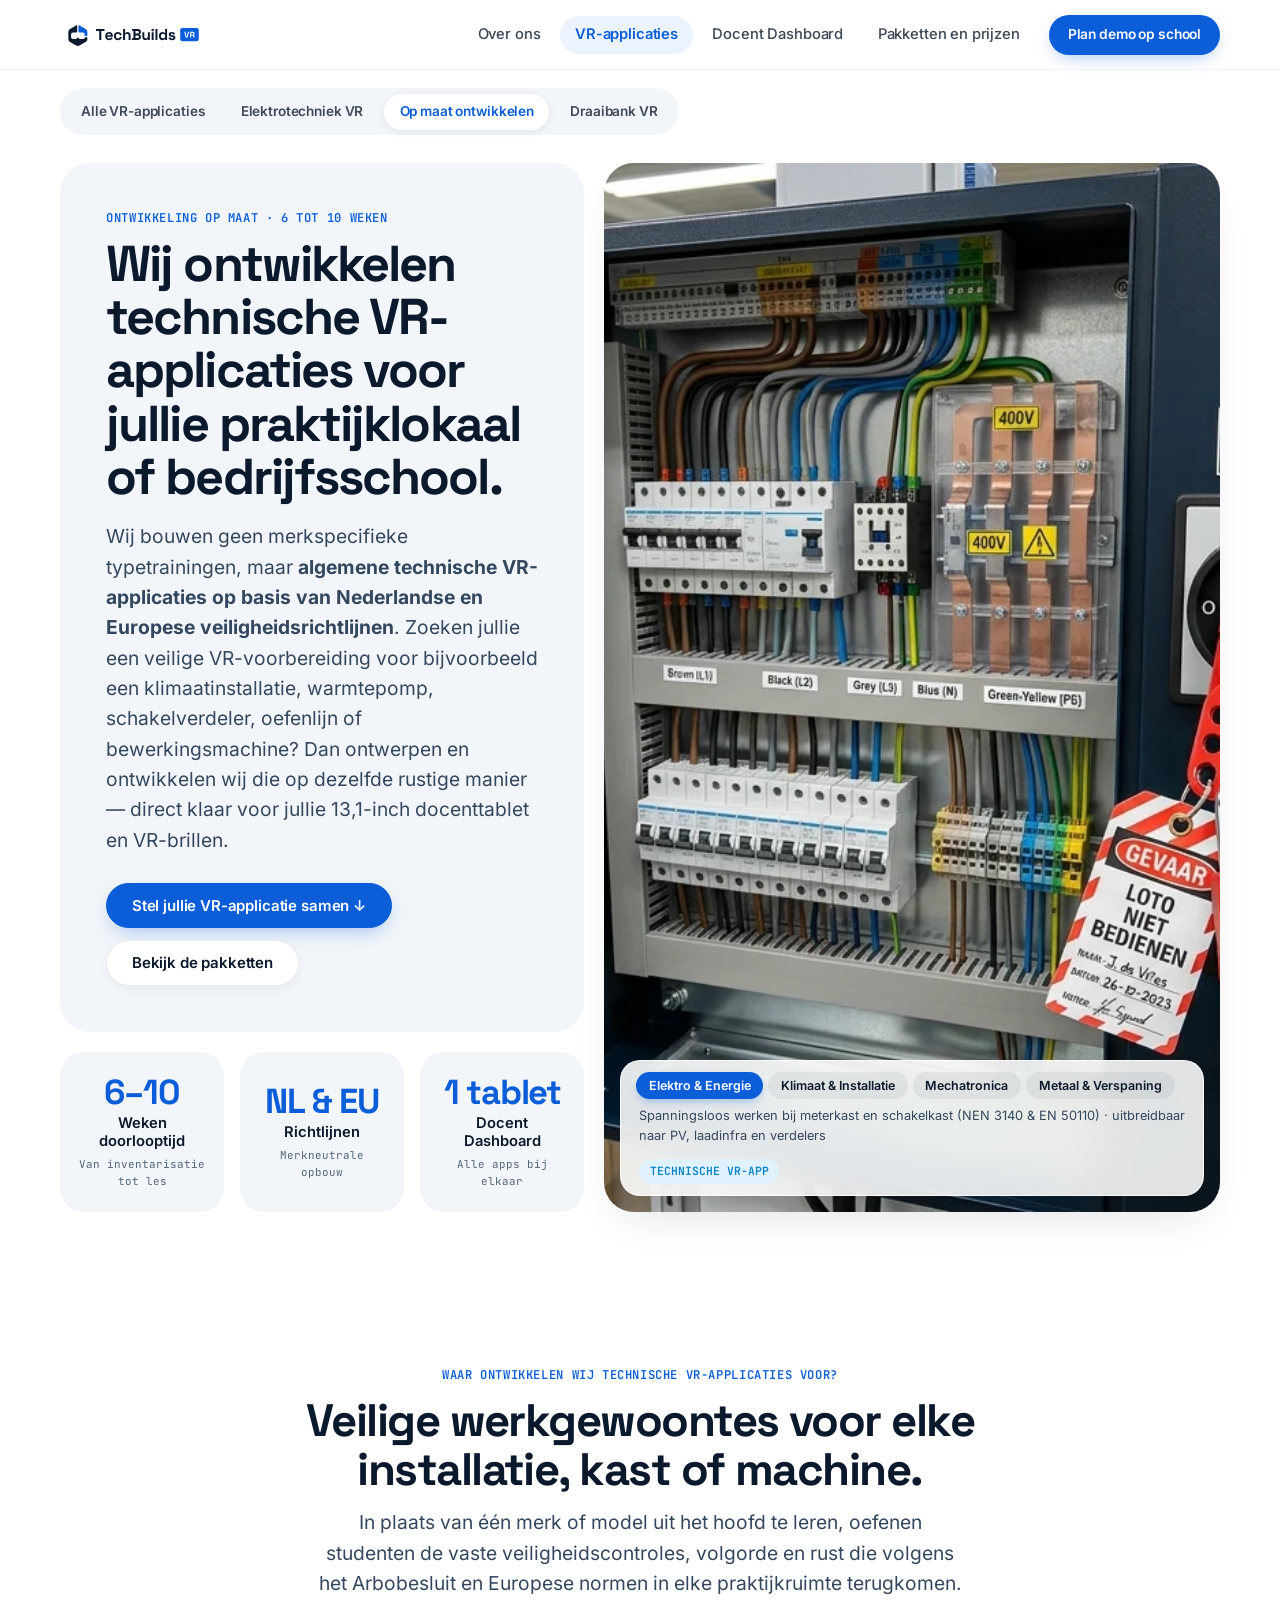
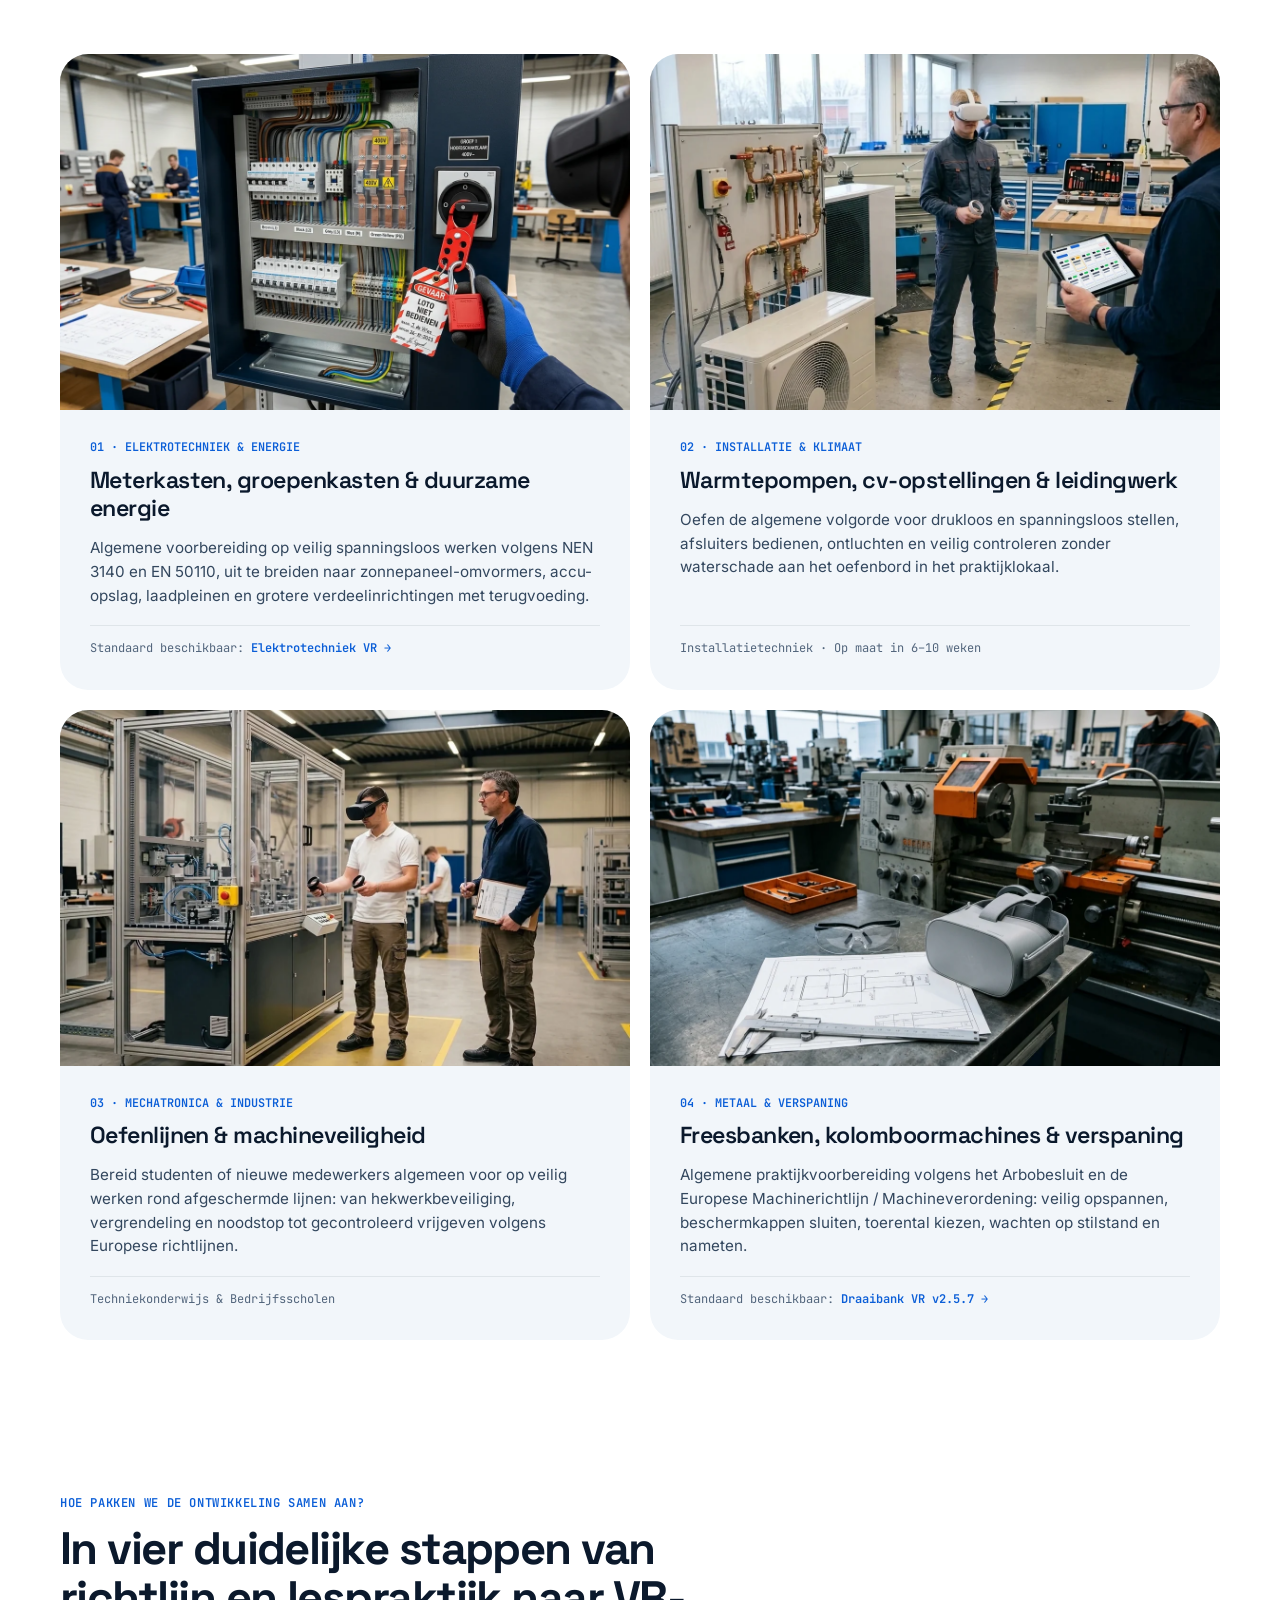
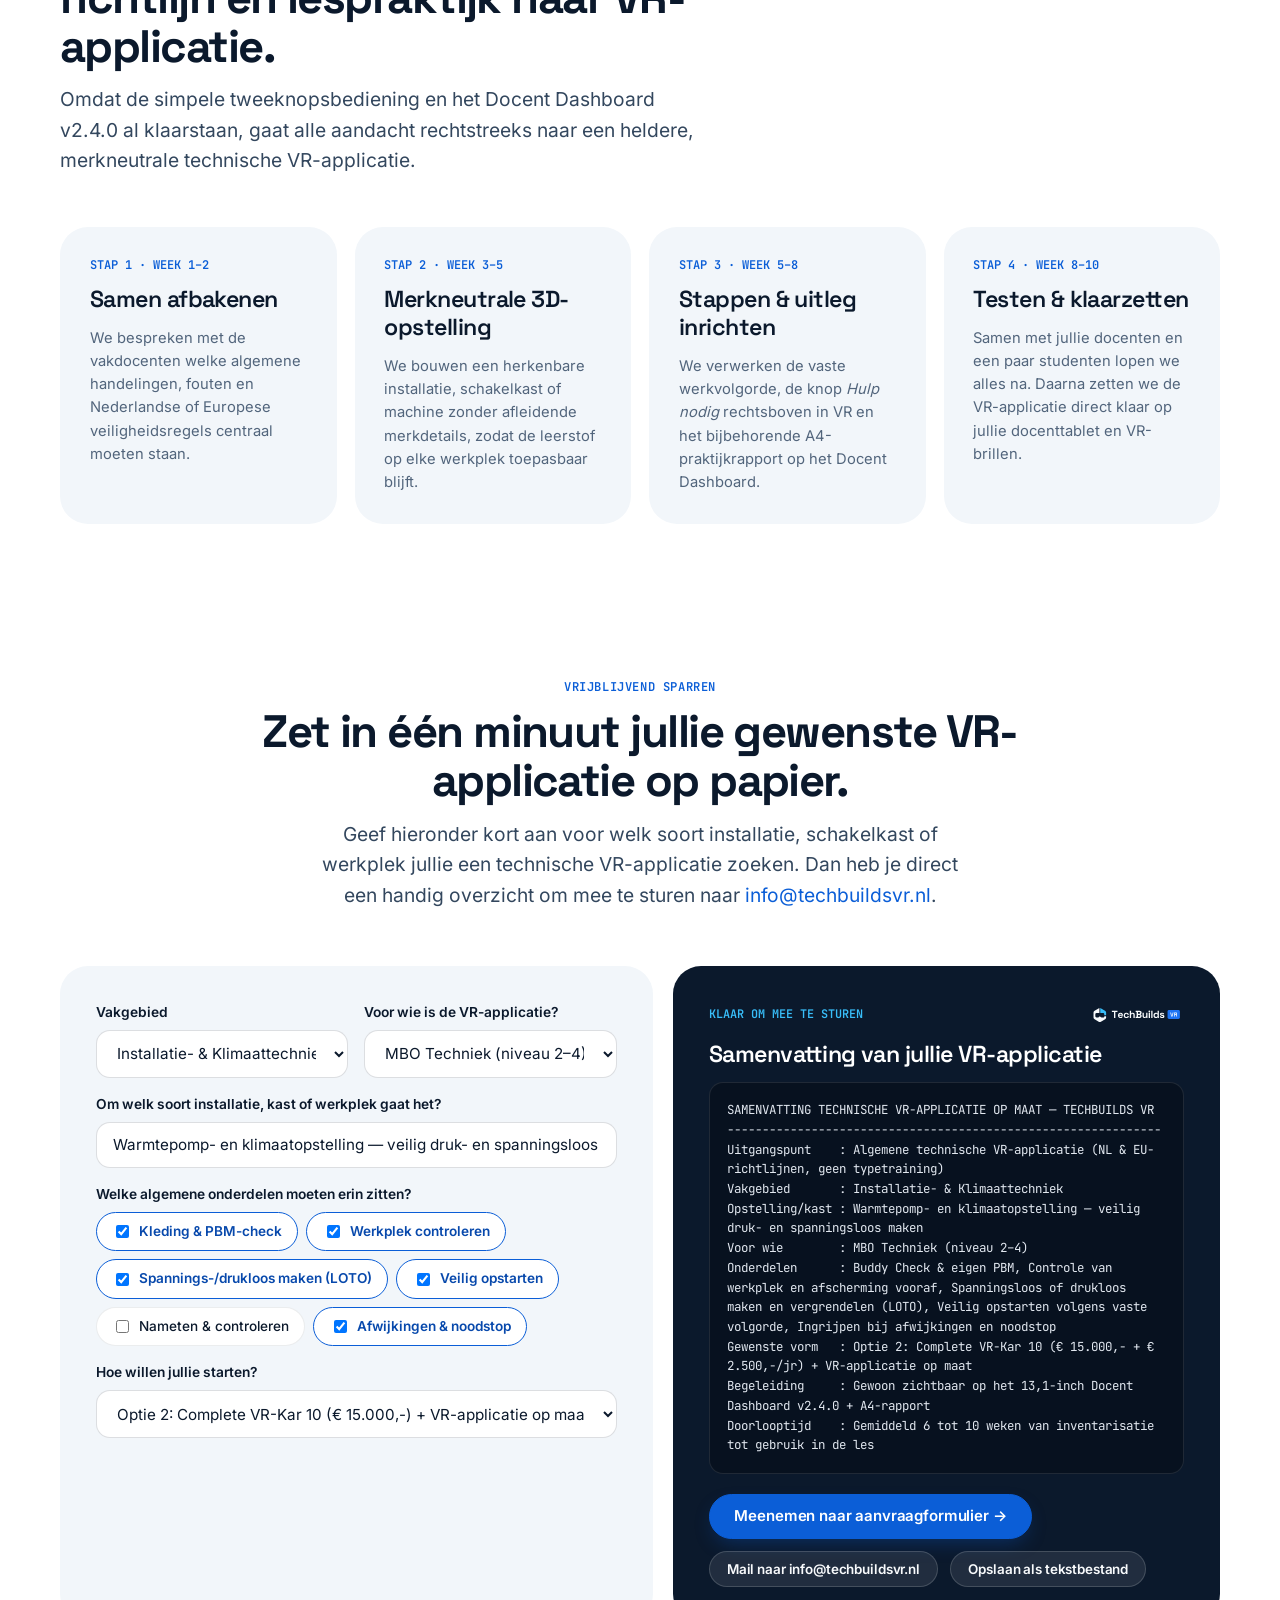
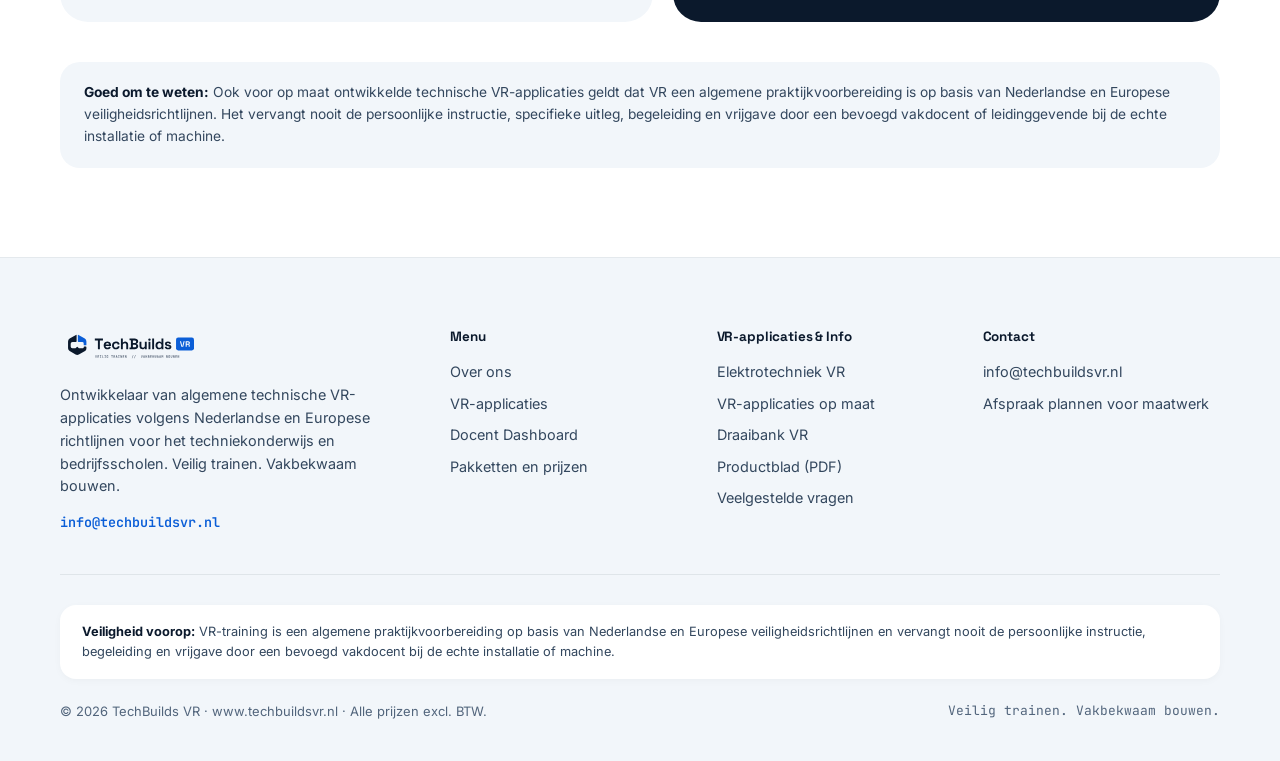
<file: maatwerk.html>
<!DOCTYPE html>
<html lang="nl">
<head>
  <meta charset="UTF-8" />
  <meta name="viewport" content="width=device-width, initial-scale=1.0" />
  <title>Technische VR-Applicaties op Maat Ontwikkelen | TechBuilds VR</title>
  <meta name="description" content="TechBuilds VR ontwikkelt merkneutrale technische VR-applicaties op basis van Nederlandse en Europese veiligheidsrichtlijnen voor onder meer elektrotechniek, klimaat- en installatietechniek, mechatronica en metaalbewerking." />
  <meta property="og:title" content="Technische VR-Applicaties op Maat Ontwikkelen | TechBuilds VR" />
  <meta property="og:description" content="Ontwikkeling van algemene technische VR-applicaties in 6 tot 10 weken volgens NL- en EU-veiligheidsrichtlijnen — direct op hetzelfde 13,1-inch Docent Dashboard." />
  <meta property="og:image" content="assets/img/logo/OpenGraph_Social_Preview_1200x630.png" />
  <link rel="icon" type="image/svg+xml" href="assets/img/logo/favicon.svg" />
  <link rel="icon" type="image/png" sizes="32x32" href="assets/img/logo/favicon-32x32.png" />
  <link rel="apple-touch-icon" href="assets/img/logo/apple-touch-icon.png" />
  <link rel="stylesheet" href="assets/css/styles.css" />
</head>
<body class="has-mobile-bar">
  <a href="#hoofdinhoud" class="skip-link" id="skipToMainMaatwerk">Direct naar hoofdinhoud</a>

  <!-- Witte Sticky Header (70px · 4-item simpel menu) -->
  <header class="site-header" id="siteHeader">
    <div class="container nav-inner">
      <a href="index.html" class="brand-logo" id="navBrandLogo" aria-label="TechBuilds VR Startpagina">
        <img src="assets/img/logo/TechBuildsVR_Logo_Primary_LightBG.svg" alt="TechBuilds VR" width="145" height="39" />
      </a>

      <div class="nav-right-group">
        <nav class="nav-center" aria-label="Hoofdmenu">
          <ul class="nav-links">
            <li><a href="index.html" class="nav-link" id="navLinkHome">Over ons</a></li>
            <li><a href="modules.html" class="nav-link" aria-current="page" id="navLinkModules">VR-applicaties</a></li>
            <li><a href="docentapp-tablet.html" class="nav-link" id="navLinkTablet">Docent Dashboard</a></li>
            <li><a href="prijzen-contact.html" class="nav-link" id="navLinkPrijzen">Pakketten en prijzen</a></li>
          </ul>
        </nav>

        <div class="nav-actions nav-actions-desktop">
          <a href="prijzen-contact.html?onderwerp=demo#aanvraag" class="nav-cta-pill" id="navCtaDemo">Plan demo op school</a>
        </div>

        <button type="button" class="mobile-menu-btn" id="mobileMenuBtn" aria-expanded="false" aria-controls="mobileDrawer" aria-label="Menu openen">
          <svg width="20" height="20" viewBox="0 0 24 24" fill="none" stroke="currentColor" stroke-width="2" aria-hidden="true">
            <path d="M4 8h16M4 16h16" stroke-linecap="round"/>
          </svg>
        </button>
      </div>
    </div>

    <div class="scroll-progress-track" aria-hidden="true">
      <div class="scroll-progress-bar" id="scrollProgressBar"></div>
    </div>

    <div class="mobile-drawer" id="mobileDrawer">
      <div class="container">
        <ul class="mobile-drawer-list">
          <li><a href="index.html" id="mobLinkHome">Over ons</a></li>
          <li><a href="modules.html" aria-current="page" id="mobLinkModules">VR-applicaties</a></li>
          <li><a href="docentapp-tablet.html" id="mobLinkTablet">Docent Dashboard</a></li>
          <li><a href="prijzen-contact.html" id="mobLinkPrijzen">Pakketten en prijzen</a></li>
        </ul>
        <a href="prijzen-contact.html?onderwerp=demo#aanvraag" class="btn btn-primary" id="mobCtaDemo" style="width:100%;">Plan demo op school</a>
      </div>
    </div>
  </header>

  <main id="hoofdinhoud">
    <!-- VR-Applicatie Snelwisselaar -->
    <div class="module-subnav-wrap">
      <div class="container">
        <nav class="module-subnav" aria-label="Keuze VR-applicaties">
          <a href="modules.html" class="module-subnav-pill">Alle VR-applicaties</a>
          <a href="training-elektrotechniek.html" class="module-subnav-pill">Elektrotechniek VR</a>
          <a href="maatwerk.html" class="module-subnav-pill is-active" aria-current="page">Op maat ontwikkelen</a>
          <a href="training-draaibank.html" class="module-subnav-pill">Draaibank VR</a>
        </nav>
      </div>
    </div>

    <!-- Hero Maatwerk -->
    <section class="hero-bento" aria-label="Ontwikkeling van Technische VR-Applicaties">
      <div class="container hero-bento-grid">
        <div class="hero-bento-left">
          <div class="bento-statement-tile">
            <span class="section-kicker" style="margin-bottom:0.5rem;display:block;">Ontwikkeling op maat · 6 tot 10 weken</span>
            <h1 class="h1-page">Wij ontwikkelen technische VR-applicaties voor jullie praktijklokaal of bedrijfsschool.</h1>
            <p class="lead">
              Wij bouwen geen merkspecifieke typetrainingen, maar <strong>algemene technische VR-applicaties op basis van Nederlandse en Europese veiligheidsrichtlijnen</strong>. Zoeken jullie een veilige VR-voorbereiding voor bijvoorbeeld een klimaatinstallatie, warmtepomp, schakelverdeler, oefenlijn of bewerkingsmachine? Dan ontwerpen en ontwikkelen wij die op dezelfde rustige manier — direct klaar voor jullie 13,1-inch docenttablet en VR-brillen.
            </p>
            <div class="btn-group">
              <a href="#scoper" class="btn btn-primary" id="maatwerkHeroScoperBtn">Stel jullie VR-applicatie samen ↓</a>
              <a href="prijzen-contact.html" class="btn btn-white" id="maatwerkHeroPkgBtn">Bekijk de pakketten</a>
            </div>
          </div>

          <div class="hero-metrics-row" role="group" aria-label="Maatwerk kenmerken">
            <a href="#traject" class="bento-metric-tile" id="mwTileWeeks">
              <span class="metric-num">6–10</span>
              <span class="metric-label">Weken doorlooptijd</span>
              <span class="metric-sub">Van inventarisatie tot les</span>
            </a>

            <a href="#vakgebieden" class="bento-metric-tile" id="mwTileDomains">
              <span class="metric-num">NL &amp; EU</span>
              <span class="metric-label">Richtlijnen</span>
              <span class="metric-sub">Merkneutrale opbouw</span>
            </a>

            <a href="#scoper" class="bento-metric-tile" id="mwTileRegie">
              <span class="metric-num">1 tablet</span>
              <span class="metric-label">Docent Dashboard</span>
              <span class="metric-sub">Alle apps bij elkaar</span>
            </a>
          </div>
        </div>

        <div class="hero-photo-tile hero-photo-tile--subpage">
          <img id="maatwerkHeroImg" src="assets/img/elektro/elektro_01_loto_vergrendelen.webp" class="hero-photo-img" alt="Voorbeeld van een technische VR-applicatie waarbij een meterkast en schakelkast veilig worden vergrendeld met een persoonlijk hangslot en kaart" width="1376" height="768" />
          <div class="hero-frosted-dock" aria-label="Wissel vakgebied voorbeeld">
            <div class="hero-dock-pills" role="tablist">
              <button type="button" class="hero-dock-pill is-active" data-mw-scene="elektro" id="mwDockElektro">Elektro &amp; Energie</button>
              <button type="button" class="hero-dock-pill" role="tab" data-mw-scene="klimaat" id="mwDockKlimaat">Klimaat &amp; Installatie</button>
              <button type="button" class="hero-dock-pill" role="tab" data-mw-scene="mechatronica" id="mwDockMecha">Mechatronica</button>
              <button type="button" class="hero-dock-pill" role="tab" data-mw-scene="metaal" id="mwDockMetaal">Metaal &amp; Verspaning</button>
            </div>
            <div class="hero-dock-caption-row">
              <span id="maatwerkHeroCaption">Spanningsloos werken bij meterkast en schakelkast (NEN 3140 &amp; EN 50110) · uitbreidbaar naar PV, laadinfra en verdelers</span>
              <span class="status-badge status-info">TECHNISCHE VR-APP</span>
            </div>
          </div>
        </div>
      </div>
    </section>

    <!-- Vier Vakgebieden -->
    <section class="section section-surface" id="vakgebieden">
      <div class="container">
        <div class="section-intro-center reveal-item">
          <span class="section-kicker">Waar ontwikkelen wij technische VR-applicaties voor?</span>
          <h2 class="h2-section">Veilige werkgewoontes voor elke installatie, kast of machine.</h2>
          <p class="lead">
            In plaats van één merk of model uit het hoofd te leren, oefenen studenten de vaste veiligheidscontroles, volgorde en rust die volgens het Arbobesluit en Europese normen in elke praktijkruimte terugkomen.
          </p>
        </div>

        <div class="grid-2">
          <article class="domain-card reveal-item">
            <div class="domain-card-media">
              <img src="assets/img/elektro/elektro_01_loto_vergrendelen.webp" alt="Spanningsloos werken bij meterkast, groepenkast en schakelkast" width="1376" height="768" loading="lazy" />
            </div>
            <div class="domain-card-body">
              <span class="card-step">01 · ELEKTROTECHNIEK &amp; ENERGIE</span>
              <h3 class="h3-card">Meterkasten, groepenkasten &amp; duurzame energie</h3>
              <p>Algemene voorbereiding op veilig spanningsloos werken volgens NEN 3140 en EN 50110, uit te breiden naar zonnepaneel-omvormers, accu-opslag, laadpleinen en grotere verdeelinrichtingen met terugvoeding.</p>
              <div class="domain-meta">Standaard beschikbaar: <a href="training-elektrotechniek.html"><strong>Elektrotechniek VR →</strong></a></div>
            </div>
          </article>

          <article class="domain-card reveal-item">
            <div class="domain-card-media">
              <img src="assets/img/brand/domein_04_installatie_en_klimaat.webp" alt="Installatie- en klimaattechniek bij warmtepomp en leidingwerk met 10-tegels Docent Dashboard" width="1200" height="896" loading="lazy" />
            </div>
            <div class="domain-card-body">
              <span class="card-step">02 · INSTALLATIE &amp; KLIMAAT</span>
              <h3 class="h3-card">Warmtepompen, cv-opstellingen &amp; leidingwerk</h3>
              <p>Oefen de algemene volgorde voor drukloos en spanningsloos stellen, afsluiters bedienen, ontluchten en veilig controleren zonder waterschade aan het oefenbord in het praktijklokaal.</p>
              <div class="domain-meta">Installatietechniek · Op maat in 6–10 weken</div>
            </div>
          </article>

          <article class="domain-card reveal-item">
            <div class="domain-card-media">
              <img src="assets/img/brand/domein_03_mechatronica_en_industrie.webp" alt="Mechatronica en oefenlijnen veilig vrijgeven in VR" width="1200" height="896" loading="lazy" />
            </div>
            <div class="domain-card-body">
              <span class="card-step">03 · MECHATRONICA &amp; INDUSTRIE</span>
              <h3 class="h3-card">Oefenlijnen &amp; machineveiligheid</h3>
              <p>Bereid studenten of nieuwe medewerkers algemeen voor op veilig werken rond afgeschermde lijnen: van hekwerkbeveiliging, vergrendeling en noodstop tot gecontroleerd vrijgeven volgens Europese richtlijnen.</p>
              <div class="domain-meta">Techniekonderwijs &amp; Bedrijfsscholen</div>
            </div>
          </article>

          <article class="domain-card reveal-item">
            <div class="domain-card-media">
              <img src="assets/img/brand/domein_01_metaal_en_verspaning.webp" alt="Metaalbewerking en verspaning op freesbank, kolomboormachine en draaibank" width="1200" height="896" loading="lazy" />
            </div>
            <div class="domain-card-body">
              <span class="card-step">04 · METAAL &amp; VERSPANING</span>
              <h3 class="h3-card">Freesbanken, kolomboormachines &amp; verspaning</h3>
              <p>Algemene praktijkvoorbereiding volgens het Arbobesluit en de Europese Machinerichtlijn / Machineverordening: veilig opspannen, beschermkappen sluiten, toerental kiezen, wachten op stilstand en nameten.</p>
              <div class="domain-meta">Standaard beschikbaar: <a href="training-draaibank.html"><strong>Draaibank VR v2.5.7 →</strong></a></div>
            </div>
          </article>
        </div>
      </div>
    </section>

    <!-- Hoe een traject verloopt -->
    <section class="section section-tight section-surface" id="traject">
      <div class="container">
        <div class="section-intro reveal-item">
          <span class="section-kicker">Hoe pakken we de ontwikkeling samen aan?</span>
          <h2 class="h2-section">In vier duidelijke stappen van richtlijn en lespraktijk naar VR-applicatie.</h2>
          <p class="lead">
            Omdat de simpele tweeknopsbediening en het Docent Dashboard v2.4.0 al klaarstaan, gaat alle aandacht rechtstreeks naar een heldere, merkneutrale technische VR-applicatie.
          </p>
        </div>

        <div class="steps-grid">
          <article class="step-card reveal-item">
            <div class="step-num">STAP 1 · WEEK 1–2</div>
            <h3 class="h3-card">Samen afbakenen</h3>
            <p class="muted" style="margin:0;font-size:0.92rem;">We bespreken met de vakdocenten welke algemene handelingen, fouten en Nederlandse of Europese veiligheidsregels centraal moeten staan.</p>
          </article>
          <article class="step-card reveal-item">
            <div class="step-num">STAP 2 · WEEK 3–5</div>
            <h3 class="h3-card">Merkneutrale 3D-opstelling</h3>
            <p class="muted" style="margin:0;font-size:0.92rem;">We bouwen een herkenbare installatie, schakelkast of machine zonder afleidende merkdetails, zodat de leerstof op elke werkplek toepasbaar blijft.</p>
          </article>
          <article class="step-card reveal-item">
            <div class="step-num">STAP 3 · WEEK 5–8</div>
            <h3 class="h3-card">Stappen &amp; uitleg inrichten</h3>
            <p class="muted" style="margin:0;font-size:0.92rem;">We verwerken de vaste werkvolgorde, de knop <em>Hulp nodig</em> rechtsboven in VR en het bijbehorende A4-praktijkrapport op het Docent Dashboard.</p>
          </article>
          <article class="step-card reveal-item">
            <div class="step-num">STAP 4 · WEEK 8–10</div>
            <h3 class="h3-card">Testen &amp; klaarzetten</h3>
            <p class="muted" style="margin:0;font-size:0.92rem;">Samen met jullie docenten en een paar studenten lopen we alles na. Daarna zetten we de VR-applicatie direct klaar op jullie docenttablet en VR-brillen.</p>
          </article>
        </div>
      </div>
    </section>

    <!-- Maatwerk Idee Samenstellen -->
    <section class="section section-surface" id="scoper">
      <div class="container">
        <div class="section-intro-center reveal-item">
          <span class="section-kicker">Vrijblijvend sparren</span>
          <h2 class="h2-section">Zet in één minuut jullie gewenste VR-applicatie op papier.</h2>
          <p class="lead">
            Geef hieronder kort aan voor welk soort installatie, schakelkast of werkplek jullie een technische VR-applicatie zoeken. Dan heb je direct een handig overzicht om mee te sturen naar <a href="mailto:info@techbuildsvr.nl">info@techbuildsvr.nl</a>.
          </p>
        </div>

        <div class="pricing-split">
          <form class="bento-tile" id="maatwerkScoperForm">
            <div class="form-grid">
              <div class="form-field">
                <label class="form-label" for="scopeDomein">Vakgebied</label>
                <select class="form-select" id="scopeDomein">
                  <option value="Installatie- & Klimaattechniek">Installatie- &amp; Klimaattechniek</option>
                  <option value="Elektrotechniek & Energie (Meterkast & Schakelkast)">Elektrotechniek &amp; Energie (Meterkast &amp; Schakelkast)</option>
                  <option value="Mechatronica & Machineveiligheid">Mechatronica &amp; Machineveiligheid</option>
                  <option value="Metaalbewerking & Verspaning">Metaalbewerking &amp; Verspaning</option>
                </select>
              </div>

              <div class="form-field">
                <label class="form-label" for="scopeDoelgroep">Voor wie is de VR-applicatie?</label>
                <select class="form-select" id="scopeDoelgroep">
                  <option value="MBO Techniek (niveau 2–4)">MBO Techniek (niveau 2–4)</option>
                  <option value="VMBO-PIE / Praktijkschool">VMBO-PIE / Praktijkschool</option>
                  <option value="Bedrijfsschool / Nieuwe medewerkers">Bedrijfsschool / Nieuwe medewerkers</option>
                  <option value="Zij-instromers & Regionaal Praktijkcentrum">Zij-instromers &amp; Regionaal Praktijkcentrum</option>
                </select>
              </div>

              <div class="form-field form-field-full">
                <label class="form-label" for="scopeMachine">Om welk soort installatie, kast of werkplek gaat het?</label>
                <input type="text" class="form-input" id="scopeMachine" placeholder="Bijv. warmtepomp-opstelling, verdeler met PV, oefenlijn of conventionele freesbank" value="Warmtepomp- en klimaatopstelling — veilig druk- en spanningsloos maken" />
              </div>

              <div class="form-field form-field-full">
                <span class="form-label">Welke algemene onderdelen moeten erin zitten?</span>
                <div class="choice-pills">
                  <label class="choice-pill" style="background:#FFFFFF;"><input type="checkbox" name="scopeGoal" value="Buddy Check & eigen PBM" checked id="chkGoalBuddy" /> Kleding &amp; PBM-check</label>
                  <label class="choice-pill" style="background:#FFFFFF;"><input type="checkbox" name="scopeGoal" value="Controle van werkplek en afscherming vooraf" checked id="chkGoalPrestart" /> Werkplek controleren</label>
                  <label class="choice-pill" style="background:#FFFFFF;"><input type="checkbox" name="scopeGoal" value="Spanningsloos of drukloos maken en vergrendelen (LOTO)" checked id="chkGoalLoto" /> Spannings-/drukloos maken (LOTO)</label>
                  <label class="choice-pill" style="background:#FFFFFF;"><input type="checkbox" name="scopeGoal" value="Veilig opstarten volgens vaste volgorde" checked id="chkGoalStart" /> Veilig opstarten</label>
                  <label class="choice-pill" style="background:#FFFFFF;"><input type="checkbox" name="scopeGoal" value="Nameten en vrijgeven" id="chkGoalMeasure" /> Nameten &amp; controleren</label>
                  <label class="choice-pill" style="background:#FFFFFF;"><input type="checkbox" name="scopeGoal" value="Ingrijpen bij afwijkingen en noodstop" checked id="chkGoalEmergency" /> Afwijkingen &amp; noodstop</label>
                </div>
              </div>

              <div class="form-field form-field-full">
                <label class="form-label" for="scopeTabletBezit">Hoe willen jullie starten?</label>
                <select class="form-select" id="scopeTabletBezit">
                  <option value="Optie 2: Complete VR-Kar 10 (€ 15.000,- + € 2.500,-/jr) + VR-applicatie op maat">Optie 2: Complete VR-Kar 10 (€ 15.000,-) + VR-applicatie op maat</option>
                  <option value="Optie 1: Docent Dashboard & Eigen Brillen (€ 10.000,- incl. 1e jr) + VR-applicatie op maat">Optie 1: Docent Dashboard &amp; Eigen Brillen (€ 10.000,-) + VR-applicatie op maat</option>
                  <option value="Optie 3: Complete VR-Kar 20 (€ 25.000,- + € 3.500,-/jr) + VR-applicatie op maat">Optie 3: Complete VR-Kar 20 (€ 25.000,-) + VR-applicatie op maat</option>
                  <option value="Toevoegen aan onze bestaande TechBuilds VR-tablet / VR-kar">Toevoegen aan onze bestaande TechBuilds VR-set</option>
                </select>
              </div>
            </div>
          </form>

          <div class="bento-tile theme-dark" style="background-color:var(--tb-deep-navy);color:#F8FAFC;justify-content:space-between;">
            <div>
              <div style="display:flex;align-items:center;justify-content:space-between;gap:0.75rem;margin-bottom:0.75rem;flex-wrap:wrap;">
                <span class="card-step" style="margin:0;">KLAAR OM MEE TE STUREN</span>
                <img src="assets/img/logo/TechBuildsVR_Logo_DarkBG.svg" alt="TechBuilds VR" width="104" height="28" style="height:26px;width:auto;" />
              </div>
              <h3 class="h3-card" style="color:#FFFFFF;">Samenvatting van jullie VR-applicatie</h3>
              <pre id="scoperOutputBox" class="mono" style="white-space:pre-wrap;font-size:0.78rem;line-height:1.58;background:#07111F;border:1px solid rgba(255,255,255,0.10);border-radius:14px;padding:1.1rem;color:#E2E8F0;margin:0.85rem 0 1.25rem 0;"></pre>
            </div>
            <div class="btn-group">
              <button type="button" class="btn btn-primary" id="btnScopeToQuote">Meenemen naar aanvraagformulier →</button>
              <a href="mailto:info@techbuildsvr.nl" class="btn btn-dark-pill btn-sm" id="btnMailMaatwerkScope">Mail naar info@techbuildsvr.nl</a>
              <button type="button" class="btn btn-dark-pill btn-sm" id="btnDownloadMaatwerkScope">Opslaan als tekstbestand</button>
            </div>
          </div>
        </div>

        <div class="ac24-notice" style="margin-top:2.5rem;">
          <strong>Goed om te weten:</strong> Ook voor op maat ontwikkelde technische VR-applicaties geldt dat VR een algemene praktijkvoorbereiding is op basis van Nederlandse en Europese veiligheidsrichtlijnen. Het vervangt nooit de persoonlijke instructie, specifieke uitleg, begeleiding en vrijgave door een bevoegd vakdocent of leidinggevende bij de echte installatie of machine.
        </div>
      </div>
    </section>
  </main>

  <footer class="site-footer">
    <div class="container">
      <div class="footer-grid">
        <div>
          <img src="assets/img/logo/TechBuildsVR_Logo_With_Tagline.svg" alt="TechBuilds VR — Veilig trainen. Vakbekwaam bouwen." class="footer-logo" width="140" height="42" />
          <p style="margin:0 0 0.65rem 0;font-size:0.9rem;color:var(--tb-text-secondary);max-width:40ch;">
            Ontwikkelaar van algemene technische VR-applicaties volgens Nederlandse en Europese richtlijnen voor het techniekonderwijs en bedrijfsscholen. Veilig trainen. Vakbekwaam bouwen.
          </p>
          <a href="mailto:info@techbuildsvr.nl" class="mono" style="font-size:0.84rem;font-weight:600;color:var(--tb-cobalt);">info@techbuildsvr.nl</a>
        </div>
        <div>
          <h3 class="footer-heading">Menu</h3>
          <ul class="footer-links">
            <li><a href="index.html">Over ons</a></li>
            <li><a href="modules.html">VR-applicaties</a></li>
            <li><a href="docentapp-tablet.html">Docent Dashboard</a></li>
            <li><a href="prijzen-contact.html">Pakketten en prijzen</a></li>
          </ul>
        </div>
        <div>
          <h3 class="footer-heading">VR-applicaties &amp; Info</h3>
          <ul class="footer-links">
            <li><a href="training-elektrotechniek.html">Elektrotechniek VR</a></li>
            <li><a href="maatwerk.html">VR-applicaties op maat</a></li>
            <li><a href="training-draaibank.html">Draaibank VR</a></li>
            <li><a href="assets/docs/Productblad_TechBuilds_VR_v1.1.pdf" target="_blank" rel="noopener">Productblad (PDF)</a></li>
            <li><a href="prijzen-contact.html#faq">Veelgestelde vragen</a></li>
          </ul>
        </div>
        <div>
          <h3 class="footer-heading">Contact</h3>
          <ul class="footer-links">
            <li><a href="mailto:info@techbuildsvr.nl">info@techbuildsvr.nl</a></li>
            <li><a href="prijzen-contact.html?onderwerp=maatwerk#aanvraag">Afspraak plannen voor maatwerk</a></li>
          </ul>
        </div>
      </div>
      <div class="footer-ac24">
        <strong>Veiligheid voorop:</strong> VR-training is een algemene praktijkvoorbereiding op basis van Nederlandse en Europese veiligheidsrichtlijnen en vervangt nooit de persoonlijke instructie, begeleiding en vrijgave door een bevoegd vakdocent bij de echte installatie of machine.
      </div>
      <div class="footer-bottom">
        <span>© 2026 TechBuilds VR · www.techbuildsvr.nl · Alle prijzen excl. BTW.</span>
        <span class="mono">Veilig trainen. Vakbekwaam bouwen.</span>
      </div>
    </div>
  </footer>

  <div class="mobile-sticky-bar no-print" id="mobileStickyBar">
    <div class="mobile-sticky-copy">
      Technische VR-applicaties op maat
      <span>Gewoon op hetzelfde Docent Dashboard</span>
    </div>
    <a href="#scoper" class="btn btn-primary btn-sm" id="mobileStickyDemoBtn">Leerdoel invullen</a>
  </div>

  <button type="button" class="back-to-top-btn no-print" id="backToTopBtn" aria-label="Terug naar boven">↑</button>

  <script src="assets/js/main.js"></script>
</body>
</html>
</file>
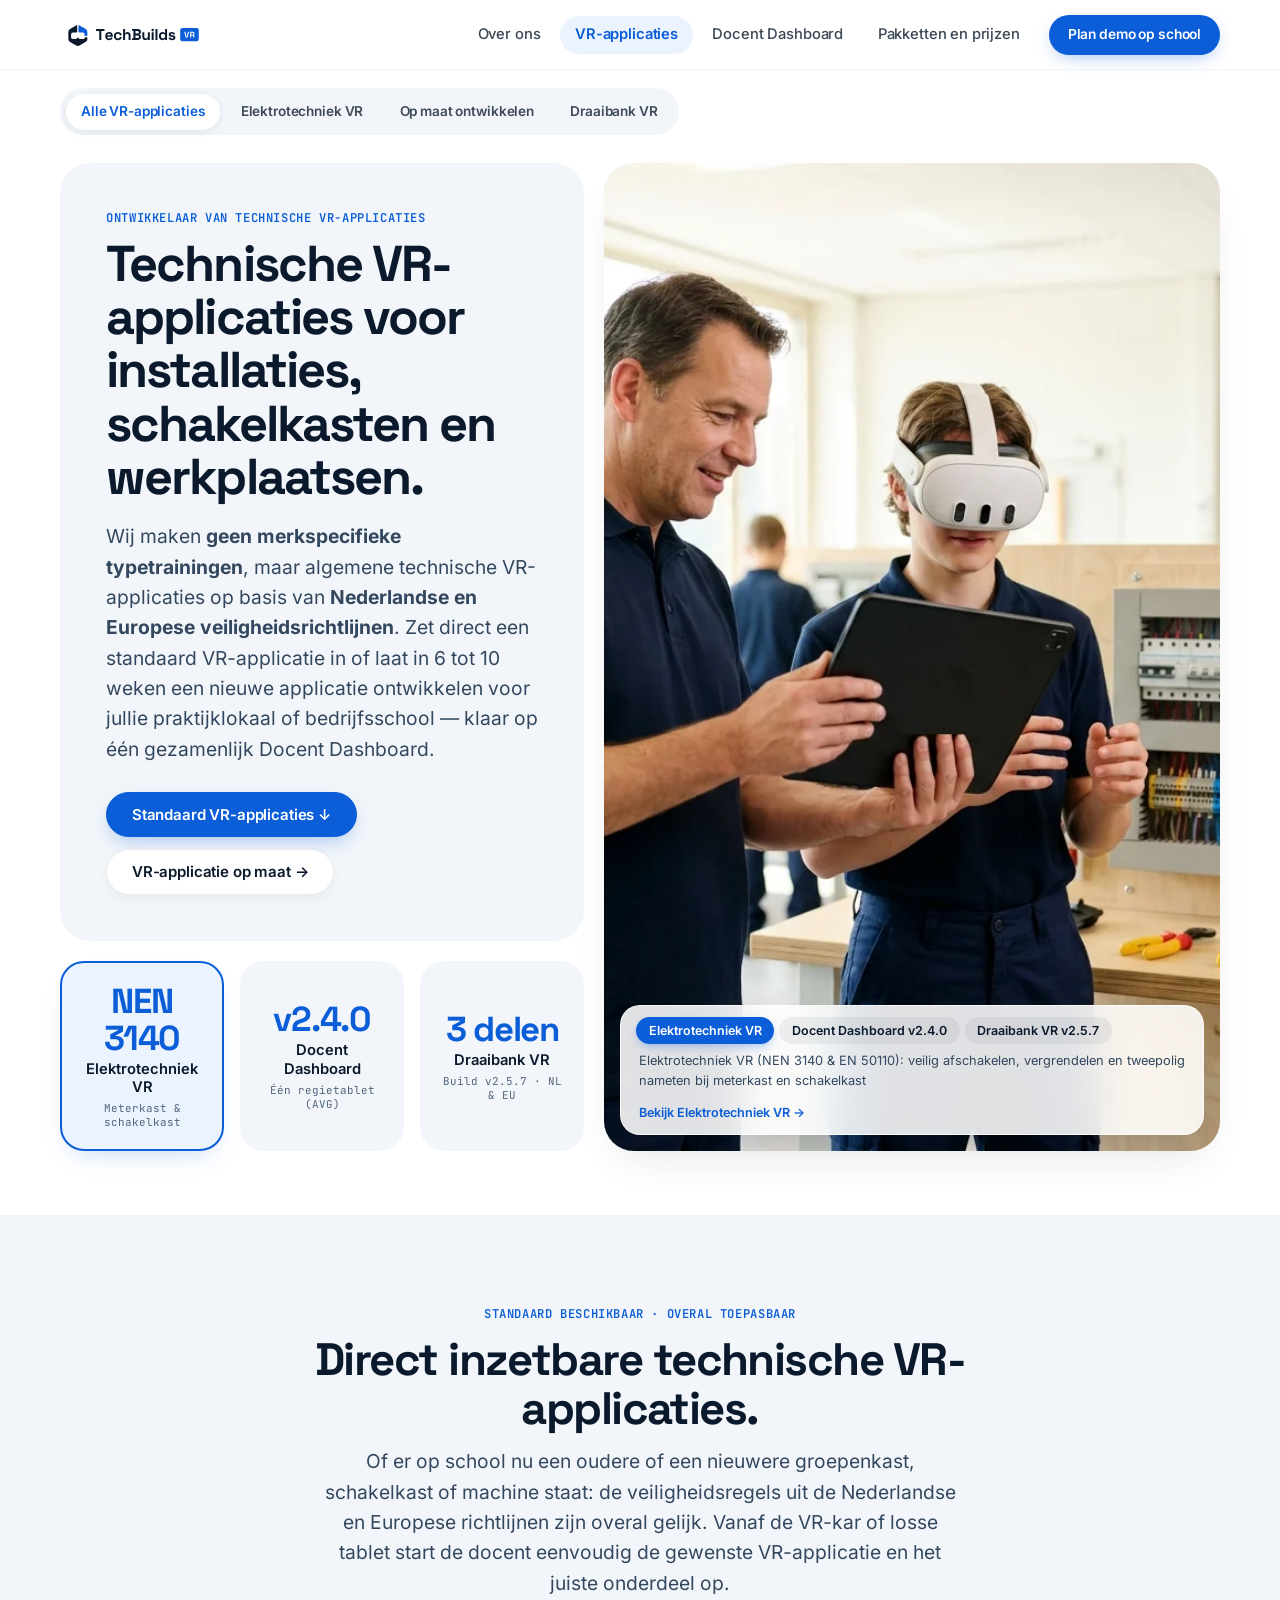
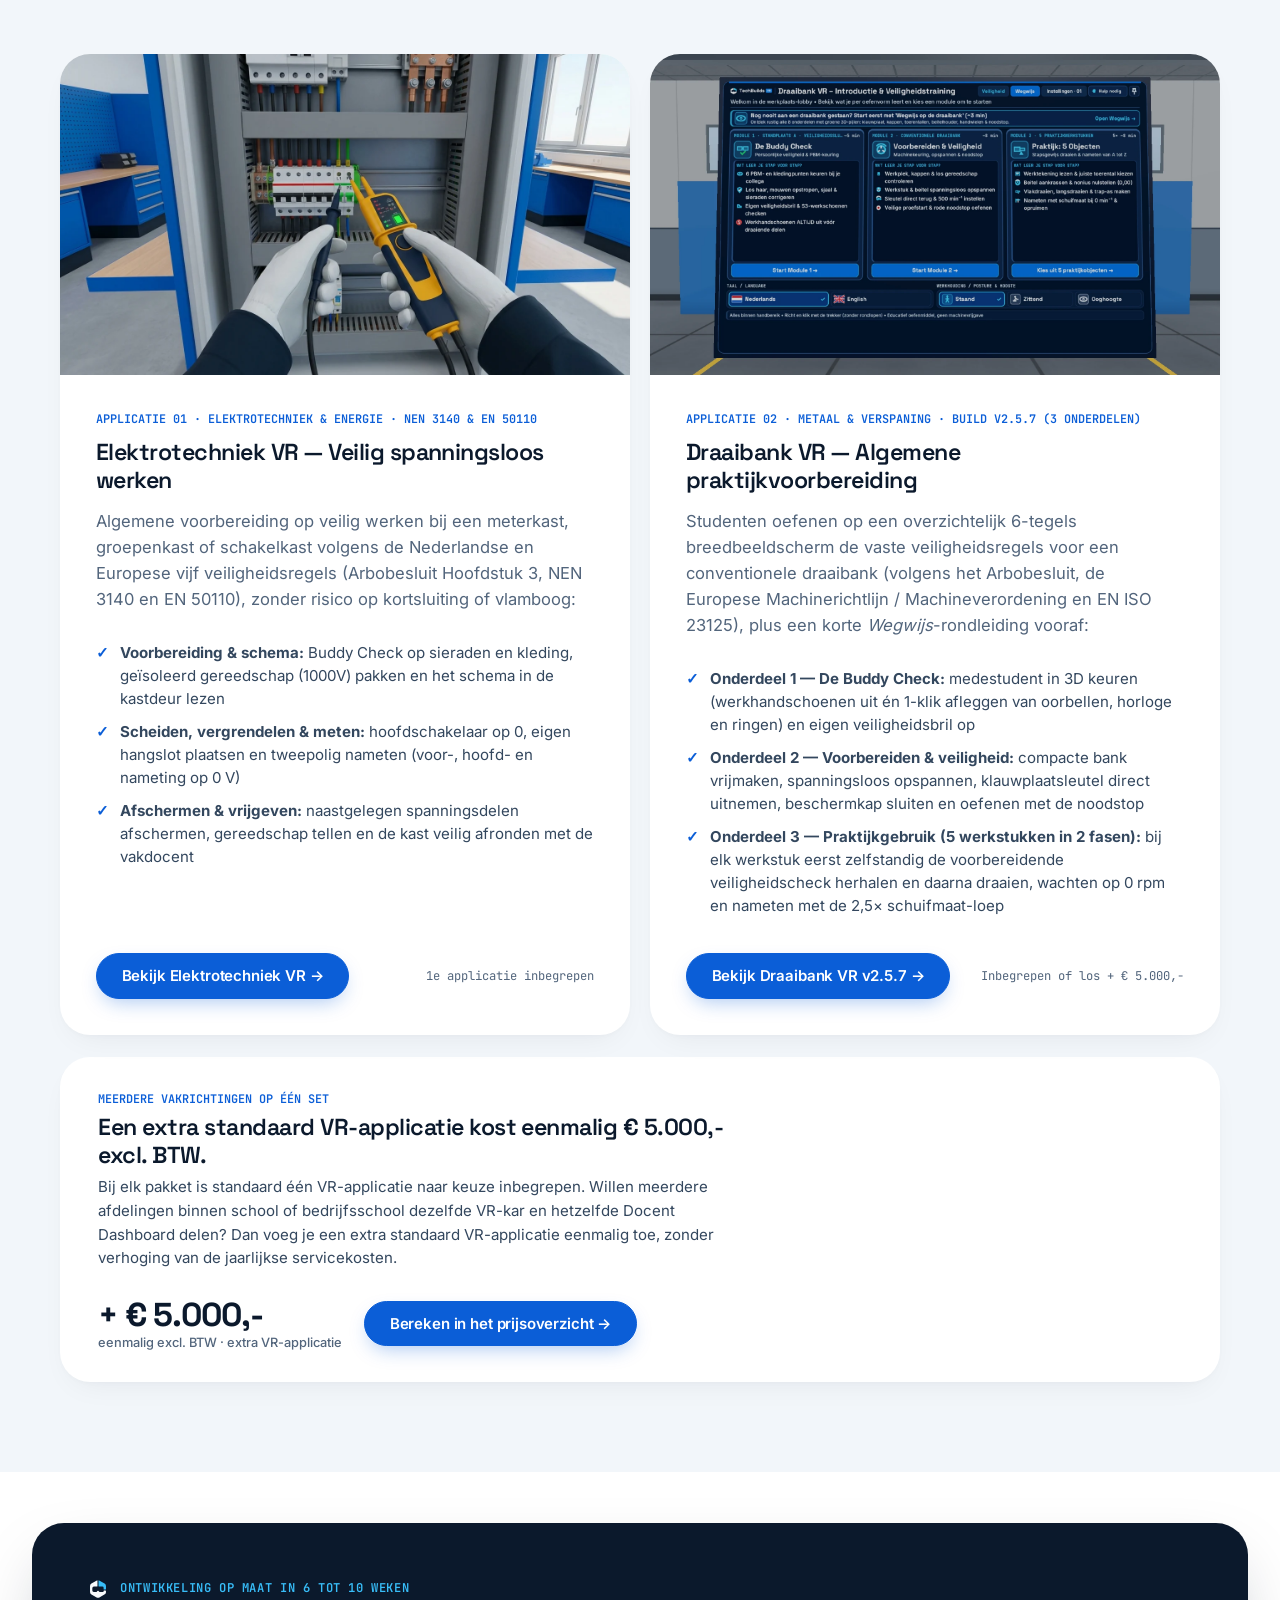
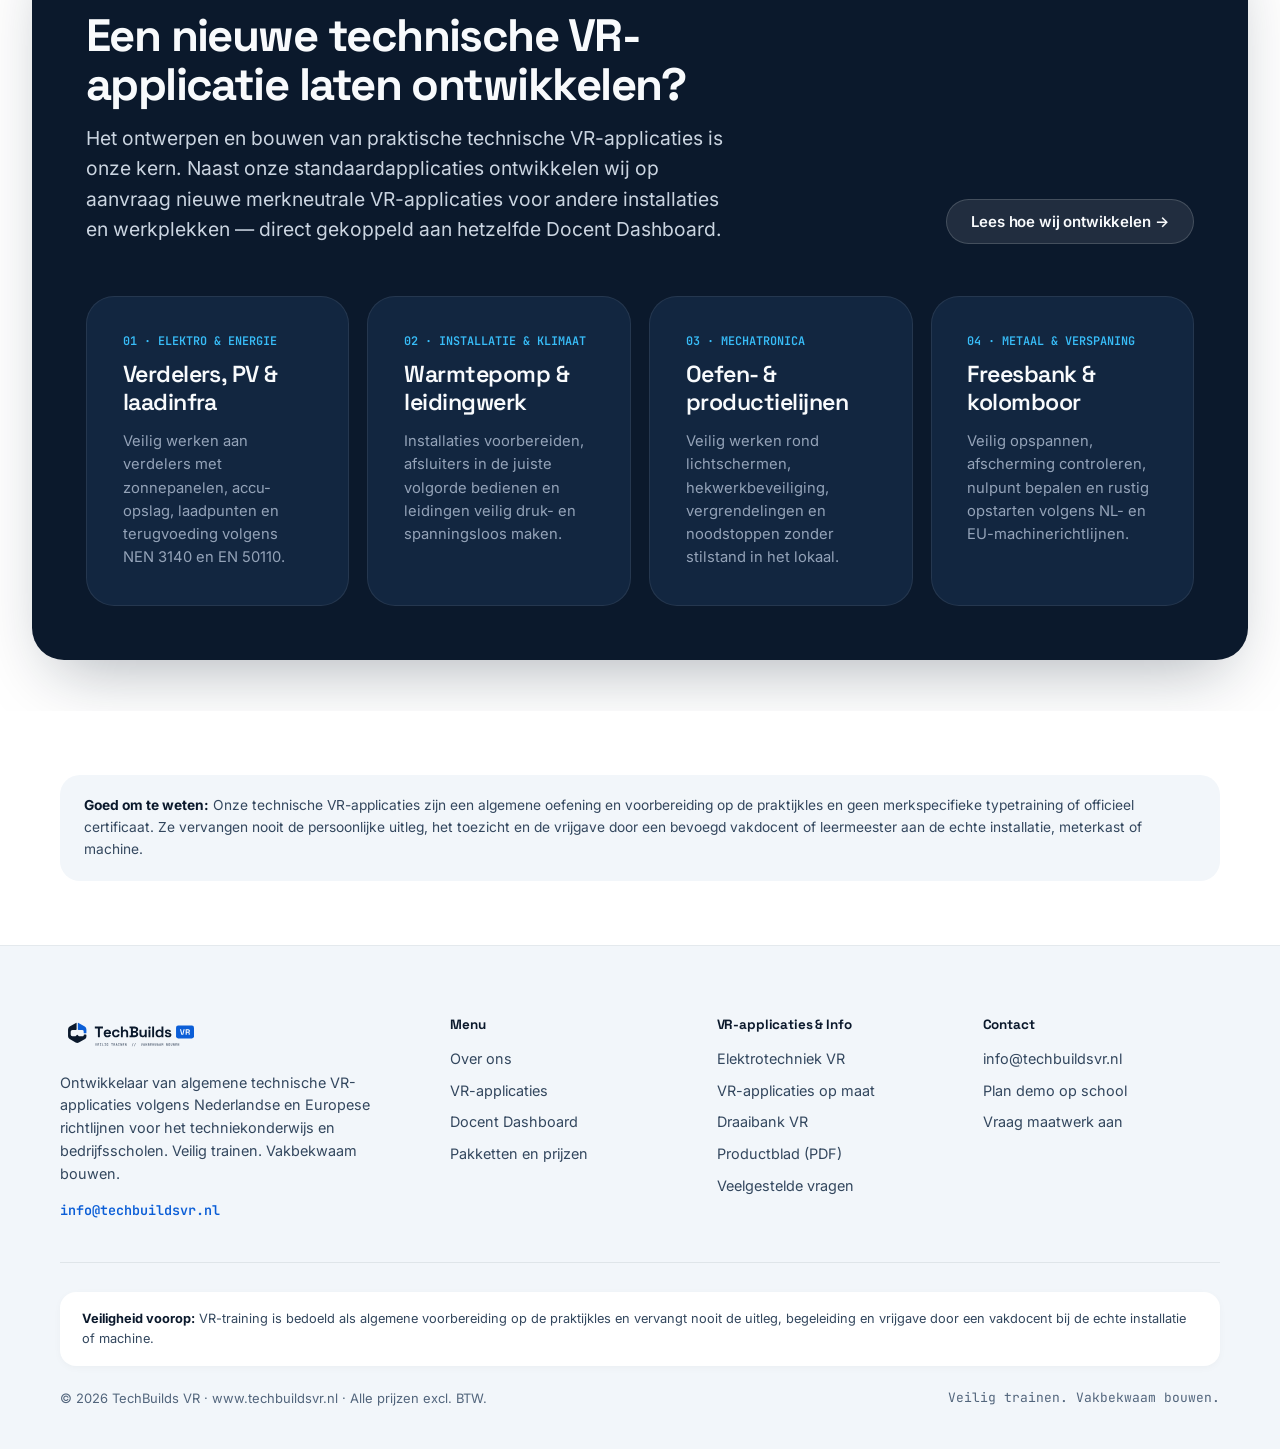
<file: modules.html>
<!DOCTYPE html>
<html lang="nl">
<head>
  <meta charset="UTF-8" />
  <meta name="viewport" content="width=device-width, initial-scale=1.0" />
  <title>Technische VR-Applicaties — Elektrotechniek, Maatwerk &amp; Metaal | TechBuilds VR</title>
  <meta name="description" content="Bekijk de algemene technische VR-applicaties van TechBuilds VR voor onder meer elektrotechniek (meterkast en schakelkast), installatietechniek, mechatronica en metaalbewerking, gericht op Nederlandse en Europese veiligheidsrichtlijnen." />
  <meta property="og:title" content="TechBuilds VR — Technische VR-Applicaties (NL &amp; EU-richtlijnen)" />
  <meta property="og:description" content="Wij ontwikkelen algemene technische VR-applicaties voor onderwijs en bedrijfsscholen. Kies één standaard VR-applicatie bij jullie pakket, combineer er meerdere (+ € 5.000,- excl. BTW) of laat maatwerk ontwikkelen." />
  <meta property="og:image" content="assets/img/logo/OpenGraph_Social_Preview_1200x630.png" />
  <meta property="og:type" content="website" />
  <link rel="icon" type="image/svg+xml" href="assets/img/logo/favicon.svg" />
  <link rel="icon" type="image/png" sizes="32x32" href="assets/img/logo/favicon-32x32.png" />
  <link rel="apple-touch-icon" href="assets/img/logo/apple-touch-icon.png" />
  <link rel="stylesheet" href="assets/css/styles.css" />
</head>
<body class="has-mobile-bar">
  <a href="#hoofdinhoud" class="skip-link" id="skipToMainModules">Direct naar hoofdinhoud</a>

  <!-- Witte Sticky Header (70px · 4-item simpel menu) -->
  <header class="site-header" id="siteHeader">
    <div class="container nav-inner">
      <a href="index.html" class="brand-logo" id="navBrandLogo" aria-label="TechBuilds VR Startpagina">
        <img src="assets/img/logo/TechBuildsVR_Logo_Primary_LightBG.svg" alt="TechBuilds VR" width="145" height="39" />
      </a>

      <div class="nav-right-group">
        <nav class="nav-center" aria-label="Hoofdmenu">
          <ul class="nav-links">
            <li><a href="index.html" class="nav-link" id="navLinkHome">Over ons</a></li>
            <li><a href="modules.html" class="nav-link" aria-current="page" id="navLinkModules">VR-applicaties</a></li>
            <li><a href="docentapp-tablet.html" class="nav-link" id="navLinkTablet">Docent Dashboard</a></li>
            <li><a href="prijzen-contact.html" class="nav-link" id="navLinkPrijzen">Pakketten en prijzen</a></li>
          </ul>
        </nav>

        <div class="nav-actions nav-actions-desktop">
          <a href="prijzen-contact.html?onderwerp=demo#aanvraag" class="nav-cta-pill" id="navCtaDemo">Plan demo op school</a>
        </div>

        <button type="button" class="mobile-menu-btn" id="mobileMenuBtn" aria-expanded="false" aria-controls="mobileDrawer" aria-label="Menu openen">
          <svg width="20" height="20" viewBox="0 0 24 24" fill="none" stroke="currentColor" stroke-width="2" aria-hidden="true">
            <path d="M4 8h16M4 16h16" stroke-linecap="round"/>
          </svg>
        </button>
      </div>
    </div>

    <div class="scroll-progress-track" aria-hidden="true">
      <div class="scroll-progress-bar" id="scrollProgressBar"></div>
    </div>

    <div class="mobile-drawer" id="mobileDrawer">
      <div class="container">
        <ul class="mobile-drawer-list">
          <li><a href="index.html" id="mobLinkHome">Over ons</a></li>
          <li><a href="modules.html" aria-current="page" id="mobLinkModules">VR-applicaties</a></li>
          <li><a href="docentapp-tablet.html" id="mobLinkTablet">Docent Dashboard</a></li>
          <li><a href="prijzen-contact.html" id="mobLinkPrijzen">Pakketten en prijzen</a></li>
        </ul>
        <a href="prijzen-contact.html?onderwerp=demo#aanvraag" class="btn btn-primary" id="mobCtaDemo" style="width:100%;">Plan demo op school</a>
      </div>
    </div>
  </header>

  <main id="hoofdinhoud">
    <!-- VR-Applicatie Snelwisselaar -->
    <div class="module-subnav-wrap">
      <div class="container">
        <nav class="module-subnav" aria-label="Keuze VR-applicaties">
          <a href="modules.html" class="module-subnav-pill is-active" aria-current="page">Alle VR-applicaties</a>
          <a href="training-elektrotechniek.html" class="module-subnav-pill">Elektrotechniek VR</a>
          <a href="maatwerk.html" class="module-subnav-pill">Op maat ontwikkelen</a>
          <a href="training-draaibank.html" class="module-subnav-pill">Draaibank VR</a>
        </nav>
      </div>
    </div>

    <!-- Hero Overzicht Technische VR-Applicaties -->
    <section class="hero-bento" aria-label="Overzicht Technische VR-Applicaties">
      <div class="container hero-bento-grid">
        <div class="hero-bento-left">
          <div class="bento-statement-tile">
            <span class="section-kicker" style="margin-bottom:0.5rem;display:block;">Ontwikkelaar van technische VR-applicaties</span>
            <h1 class="h1-page">Technische VR-applicaties voor installaties, schakelkasten en werkplaatsen.</h1>
            <p class="lead">
              Wij maken <strong>geen merkspecifieke typetrainingen</strong>, maar algemene technische VR-applicaties op basis van <strong>Nederlandse en Europese veiligheidsrichtlijnen</strong>. Zet direct een standaard VR-applicatie in of laat in 6 tot 10 weken een nieuwe applicatie ontwikkelen voor jullie praktijklokaal of bedrijfsschool — klaar op één gezamenlijk Docent Dashboard.
            </p>
            <div class="btn-group">
              <a href="#standaard-modules" class="btn btn-primary" id="modHeroCompareBtn">Standaard VR-applicaties ↓</a>
              <a href="maatwerk.html" class="btn btn-white" id="modHeroCalcBtn">VR-applicatie op maat →</a>
            </div>
          </div>

          <div class="hero-metrics-row" role="group" aria-label="Klikbare applicatie-tegels">
            <button type="button" class="bento-metric-tile is-active" data-hero-scene="elektro" aria-pressed="true" id="modTileElektro">
              <span class="metric-num">NEN 3140</span>
              <span class="metric-label">Elektrotechniek VR</span>
              <span class="metric-sub">Meterkast &amp; schakelkast</span>
            </button>

            <button type="button" class="bento-metric-tile" data-hero-scene="tablet" aria-pressed="false" id="modTileCombo">
              <span class="metric-num">v2.4.0</span>
              <span class="metric-label">Docent Dashboard</span>
              <span class="metric-sub">Één regietablet (AVG)</span>
            </button>

            <button type="button" class="bento-metric-tile" data-hero-scene="modules" aria-pressed="false" id="modTileDraaibank">
              <span class="metric-num">3 delen</span>
              <span class="metric-label">Draaibank VR</span>
              <span class="metric-sub">Build v2.5.7 · NL &amp; EU</span>
            </button>
          </div>
        </div>

        <div class="hero-photo-tile">
          <img id="heroStageImg" class="hero-photo-img" src="assets/img/elektro/hero_elektro_werkplaats.webp" alt="Elektrotechnieklokaal waar een student met een VR-bril oefent bij een meterkast en schakelkast terwijl de vakdocent begeleidt vanaf het Docent Dashboard" width="1200" height="896" />

          <div class="hero-frosted-dock" aria-label="Wissel voorbeeld van onze VR-applicaties">
            <div class="hero-dock-pills" role="tablist">
              <button type="button" class="hero-dock-pill is-active" role="tab" aria-selected="true" data-hero-scene="elektro" id="modDockElektro">Elektrotechniek VR</button>
              <button type="button" class="hero-dock-pill" role="tab" aria-selected="false" data-hero-scene="tablet" id="modDockTablet">Docent Dashboard v2.4.0</button>
              <button type="button" class="hero-dock-pill" role="tab" aria-selected="false" data-hero-scene="modules" id="modDockDraaibank">Draaibank VR v2.5.7</button>
            </div>
            <div class="hero-dock-caption-row">
              <span id="heroSceneCaption">Elektrotechniek VR (NEN 3140 &amp; EN 50110): veilig afschakelen, vergrendelen en tweepolig nameten bij meterkast en schakelkast</span>
              <a href="training-elektrotechniek.html" class="hero-dock-link" id="heroSceneLink">Bekijk Elektrotechniek VR →</a>
            </div>
          </div>
        </div>
      </div>
    </section>

    <!-- De Standaard Technische VR-Applicaties naast elkaar -->
    <section class="section section-paper" id="standaard-modules">
      <div class="container">
        <div class="section-intro-center reveal-item">
          <span class="section-kicker">Standaard beschikbaar · Overal toepasbaar</span>
          <h2 class="h2-section">Direct inzetbare technische VR-applicaties.</h2>
          <p class="lead">
            Of er op school nu een oudere of een nieuwere groepenkast, schakelkast of machine staat: de veiligheidsregels uit de Nederlandse en Europese richtlijnen zijn overal gelijk. Vanaf de VR-kar of losse tablet start de docent eenvoudig de gewenste VR-applicatie en het juiste onderdeel op.
          </p>
        </div>

        <div class="grid-2">
          <!-- VR-Applicatie 1: Elektrotechniek VR -->
          <article class="module-showcase-card reveal-item" style="background:#FFFFFF;box-shadow:var(--tb-shadow-card);">
            <div class="module-showcase-media">
              <img src="assets/img/elektro/elektro_02_tweepolig_meten.webp" alt="Tweepolig spanningsloos meten met een spanningzoeker in een groepenkast en schakelkast" width="1376" height="768" loading="lazy" />
            </div>
            <div class="module-showcase-body">
              <span class="card-step">APPLICATIE 01 · ELEKTROTECHNIEK &amp; ENERGIE · NEN 3140 &amp; EN 50110</span>
              <h3 class="h3-card">Elektrotechniek VR — Veilig spanningsloos werken</h3>
              <p class="muted" style="margin:0 0 0.85rem 0;">
                Algemene voorbereiding op veilig werken bij een meterkast, groepenkast of schakelkast volgens de Nederlandse en Europese vijf veiligheidsregels (Arbobesluit Hoofdstuk 3, NEN 3140 en EN 50110), zonder risico op kortsluiting of vlamboog:
              </p>
              <ul class="check-list" style="font-size:0.9rem;margin-bottom:1.15rem;">
                <li><strong>Voorbereiding &amp; schema:</strong> Buddy Check op sieraden en kleding, geïsoleerd gereedschap (1000V) pakken en het schema in de kastdeur lezen</li>
                <li><strong>Scheiden, vergrendelen &amp; meten:</strong> hoofdschakelaar op 0, eigen hangslot plaatsen en tweepolig nameten (voor-, hoofd- en nameting op 0 V)</li>
                <li><strong>Afschermen &amp; vrijgeven:</strong> naastgelegen spanningsdelen afschermen, gereedschap tellen en de kast veilig afronden met de vakdocent</li>
              </ul>
              <div class="module-showcase-footer">
                <a href="training-elektrotechniek.html" class="btn btn-primary" id="modulesOpenElektroBtn">Bekijk Elektrotechniek VR →</a>
                <span class="mono muted" style="font-size:0.76rem;">1e applicatie inbegrepen</span>
              </div>
            </div>
          </article>

          <!-- VR-Applicatie 2: Draaibank VR v2.5.7 -->
          <article class="module-showcase-card reveal-item" style="background:#FFFFFF;box-shadow:var(--tb-shadow-card);">
            <div class="module-showcase-media">
              <img src="assets/img/draaibank/draaibank_06_vr_keuzemenu_3_onderdelen.webp" alt="Vernieuwd startmenu van Draaibank VR v2.5.7 in het MBO-praktijklokaal met leerdoelen, 3 vaste onderdelen en de knop Hulp nodig rechtsboven" width="1600" height="960" loading="lazy" />
            </div>
            <div class="module-showcase-body">
              <span class="card-step">APPLICATIE 02 · METAAL &amp; VERSPANING · BUILD V2.5.7 (3 ONDERDELEN)</span>
              <h3 class="h3-card">Draaibank VR — Algemene praktijkvoorbereiding</h3>
              <p class="muted" style="margin:0 0 0.85rem 0;">
                Studenten oefenen op een overzichtelijk 6-tegels breedbeeldscherm de vaste veiligheidsregels voor een conventionele draaibank (volgens het Arbobesluit, de Europese Machinerichtlijn / Machineverordening en EN ISO 23125), plus een korte <em>Wegwijs</em>-rondleiding vooraf:
              </p>
              <ul class="check-list" style="font-size:0.9rem;margin-bottom:1.15rem;">
                <li><strong>Onderdeel 1 — De Buddy Check:</strong> medestudent in 3D keuren (werkhandschoenen uit én 1-klik afleggen van oorbellen, horloge en ringen) en eigen veiligheidsbril op</li>
                <li><strong>Onderdeel 2 — Voorbereiden &amp; veiligheid:</strong> compacte bank vrijmaken, spanningsloos opspannen, klauwplaatsleutel direct uitnemen, beschermkap sluiten en oefenen met de noodstop</li>
                <li><strong>Onderdeel 3 — Praktijkgebruik (5 werkstukken in 2 fasen):</strong> bij elk werkstuk eerst zelfstandig de voorbereidende veiligheidscheck herhalen en daarna draaien, wachten op 0 rpm en nameten met de 2,5× schuifmaat-loep</li>
              </ul>
              <div class="module-showcase-footer">
                <a href="training-draaibank.html" class="btn btn-primary" id="modulesOpenDraaibankBtn">Bekijk Draaibank VR v2.5.7 →</a>
                <span class="mono muted" style="font-size:0.76rem;">Inbegrepen of los + € 5.000,-</span>
              </div>
            </div>
          </article>
        </div>

        <!-- Losse extra standaard VR-applicatie (+ € 5.000,-) -->
        <div class="addon-module-tile reveal-item">
          <div class="addon-module-copy">
            <span class="card-step" style="margin-bottom:0.25rem;">MEERDERE VAKRICHTINGEN OP ÉÉN SET</span>
            <h3 class="h3-card" style="margin-bottom:0.25rem;">Een extra standaard VR-applicatie kost eenmalig € 5.000,- excl. BTW.</h3>
            <p>
              Bij elk pakket is standaard één VR-applicatie naar keuze inbegrepen. Willen meerdere afdelingen binnen school of bedrijfsschool dezelfde VR-kar en hetzelfde Docent Dashboard delen? Dan voeg je een extra standaard VR-applicatie eenmalig toe, zonder verhoging van de jaarlijkse servicekosten.
            </p>
          </div>
          <div class="addon-module-price-group">
            <div class="addon-module-price">
              + € 5.000,-
              <span>eenmalig excl. BTW · extra VR-applicatie</span>
            </div>
            <a href="prijzen-contact.html?module=beide#pakketCalculator" class="btn btn-primary" id="modulesComboCalcBtn">Bereken in het prijsoverzicht →</a>
          </div>
        </div>
      </div>
    </section>

    <!-- Nieuwe Technische VR-Applicaties op Maat Podium -->
    <section class="pro-podium-wrap" aria-label="Maatwerk Technische VR-Applicaties">
      <div class="container-wide">
        <div class="pro-podium theme-dark reveal-item">
          <div class="section-header-row">
            <div style="max-width:680px;">
              <div style="display:flex;align-items:center;gap:0.65rem;margin-bottom:0.65rem;">
                <img src="assets/img/logo/TechBuildsVR_Icon_Symbol_DarkBG.svg" alt="" width="24" height="24" aria-hidden="true" />
                <span class="section-kicker" style="margin:0;">Ontwikkeling op maat in 6 tot 10 weken</span>
              </div>
              <h2 class="h2-section">Een nieuwe technische VR-applicatie laten ontwikkelen?</h2>
              <p class="lead">
                Het ontwerpen en bouwen van praktische technische VR-applicaties is onze kern. Naast onze standaardapplicaties ontwikkelen wij op aanvraag nieuwe merkneutrale VR-applicaties voor andere installaties en werkplekken — direct gekoppeld aan hetzelfde Docent Dashboard.
              </p>
            </div>
            <a href="maatwerk.html" class="btn btn-dark-pill" id="modulesOpenMaatwerkBtn">Lees hoe wij ontwikkelen →</a>
          </div>

          <div class="grid-4">
            <article class="apple-card">
              <span class="card-step">01 · ELEKTRO &amp; ENERGIE</span>
              <h3 class="h3-card">Verdelers, PV &amp; laadinfra</h3>
              <p style="color:#94A3B8;font-size:0.92rem;margin:0;">Veilig werken aan verdelers met zonnepanelen, accu-opslag, laadpunten en terugvoeding volgens NEN 3140 en EN 50110.</p>
            </article>
            <article class="apple-card">
              <span class="card-step">02 · INSTALLATIE &amp; KLIMAAT</span>
              <h3 class="h3-card">Warmtepomp &amp; leidingwerk</h3>
              <p style="color:#94A3B8;font-size:0.92rem;margin:0;">Installaties voorbereiden, afsluiters in de juiste volgorde bedienen en leidingen veilig druk- en spanningsloos maken.</p>
            </article>
            <article class="apple-card">
              <span class="card-step">03 · MECHATRONICA</span>
              <h3 class="h3-card">Oefen- &amp; productielijnen</h3>
              <p style="color:#94A3B8;font-size:0.92rem;margin:0;">Veilig werken rond lichtschermen, hekwerkbeveiliging, vergrendelingen en noodstoppen zonder stilstand in het lokaal.</p>
            </article>
            <article class="apple-card">
              <span class="card-step">04 · METAAL &amp; VERSPANING</span>
              <h3 class="h3-card">Freesbank &amp; kolomboor</h3>
              <p style="color:#94A3B8;font-size:0.92rem;margin:0;">Veilig opspannen, afscherming controleren, nulpunt bepalen en rustig opstarten volgens NL- en EU-machinerichtlijnen.</p>
            </article>
          </div>
        </div>
      </div>
    </section>

    <!-- Veiligheidsverklaring -->
    <section class="section-tight section-surface">
      <div class="container">
        <div class="ac24-notice">
          <strong>Goed om te weten:</strong> Onze technische VR-applicaties zijn een algemene oefening en voorbereiding op de praktijkles en geen merkspecifieke typetraining of officieel certificaat. Ze vervangen nooit de persoonlijke uitleg, het toezicht en de vrijgave door een bevoegd vakdocent of leermeester aan de echte installatie, meterkast of machine.
        </div>
      </div>
    </section>
  </main>

  <footer class="site-footer">
    <div class="container">
      <div class="footer-grid">
        <div>
          <img src="assets/img/logo/TechBuildsVR_Logo_With_Tagline.svg" alt="TechBuilds VR — Veilig trainen. Vakbekwaam bouwen." class="footer-logo" width="140" height="42" />
          <p style="margin:0 0 0.65rem 0;font-size:0.9rem;color:var(--tb-text-secondary);max-width:40ch;">
            Ontwikkelaar van algemene technische VR-applicaties volgens Nederlandse en Europese richtlijnen voor het techniekonderwijs en bedrijfsscholen. Veilig trainen. Vakbekwaam bouwen.
          </p>
          <a href="mailto:info@techbuildsvr.nl" class="mono" style="font-size:0.84rem;font-weight:600;color:var(--tb-cobalt);">info@techbuildsvr.nl</a>
        </div>

        <div>
          <h3 class="footer-heading">Menu</h3>
          <ul class="footer-links">
            <li><a href="index.html">Over ons</a></li>
            <li><a href="modules.html">VR-applicaties</a></li>
            <li><a href="docentapp-tablet.html">Docent Dashboard</a></li>
            <li><a href="prijzen-contact.html">Pakketten en prijzen</a></li>
          </ul>
        </div>

        <div>
          <h3 class="footer-heading">VR-applicaties &amp; Info</h3>
          <ul class="footer-links">
            <li><a href="training-elektrotechniek.html">Elektrotechniek VR</a></li>
            <li><a href="maatwerk.html">VR-applicaties op maat</a></li>
            <li><a href="training-draaibank.html">Draaibank VR</a></li>
            <li><a href="assets/docs/Productblad_TechBuilds_VR_v1.1.pdf" target="_blank" rel="noopener">Productblad (PDF)</a></li>
            <li><a href="prijzen-contact.html#faq">Veelgestelde vragen</a></li>
          </ul>
        </div>

        <div>
          <h3 class="footer-heading">Contact</h3>
          <ul class="footer-links">
            <li><a href="mailto:info@techbuildsvr.nl">info@techbuildsvr.nl</a></li>
            <li><a href="prijzen-contact.html?onderwerp=demo#aanvraag">Plan demo op school</a></li>
            <li><a href="prijzen-contact.html?onderwerp=maatwerk#aanvraag">Vraag maatwerk aan</a></li>
          </ul>
        </div>
      </div>

      <div class="footer-ac24">
        <strong>Veiligheid voorop:</strong> VR-training is bedoeld als algemene voorbereiding op de praktijkles en vervangt nooit de uitleg, begeleiding en vrijgave door een vakdocent bij de echte installatie of machine.
      </div>

      <div class="footer-bottom">
        <span>© 2026 TechBuilds VR · www.techbuildsvr.nl · Alle prijzen excl. BTW.</span>
        <span class="mono">Veilig trainen. Vakbekwaam bouwen.</span>
      </div>
    </div>
  </footer>

  <div class="mobile-sticky-bar no-print" id="mobileStickyBar">
    <div class="mobile-sticky-copy">
      Technische VR-applicaties
      <span>1e inbegrepen · Extra app € 5.000,-</span>
    </div>
    <a href="prijzen-contact.html#pakket-keuze" class="btn btn-primary btn-sm" id="mobileStickyModulesBtn">Bekijk prijzen</a>
  </div>

  <button type="button" class="back-to-top-btn no-print" id="backToTopBtn" aria-label="Terug naar boven">↑</button>

  <script src="assets/js/main.js"></script>
</body>
</html>
</file>
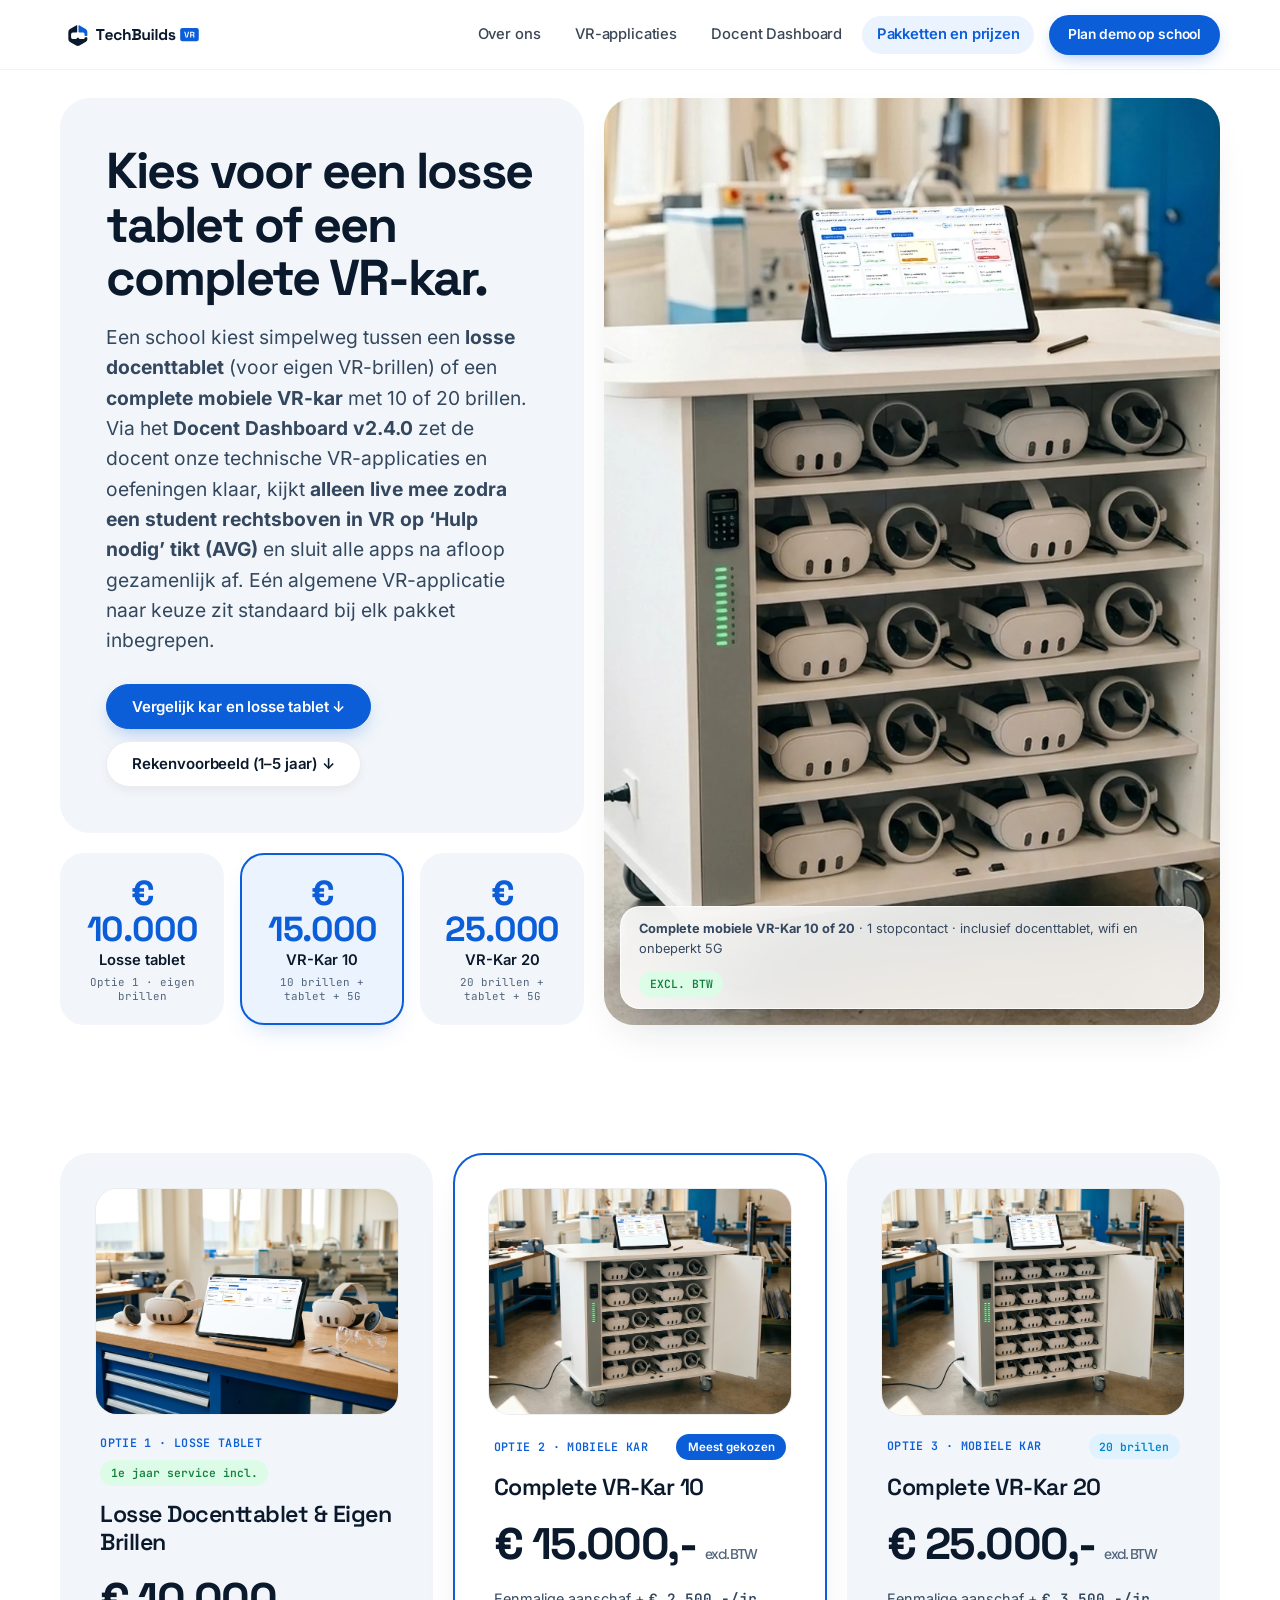
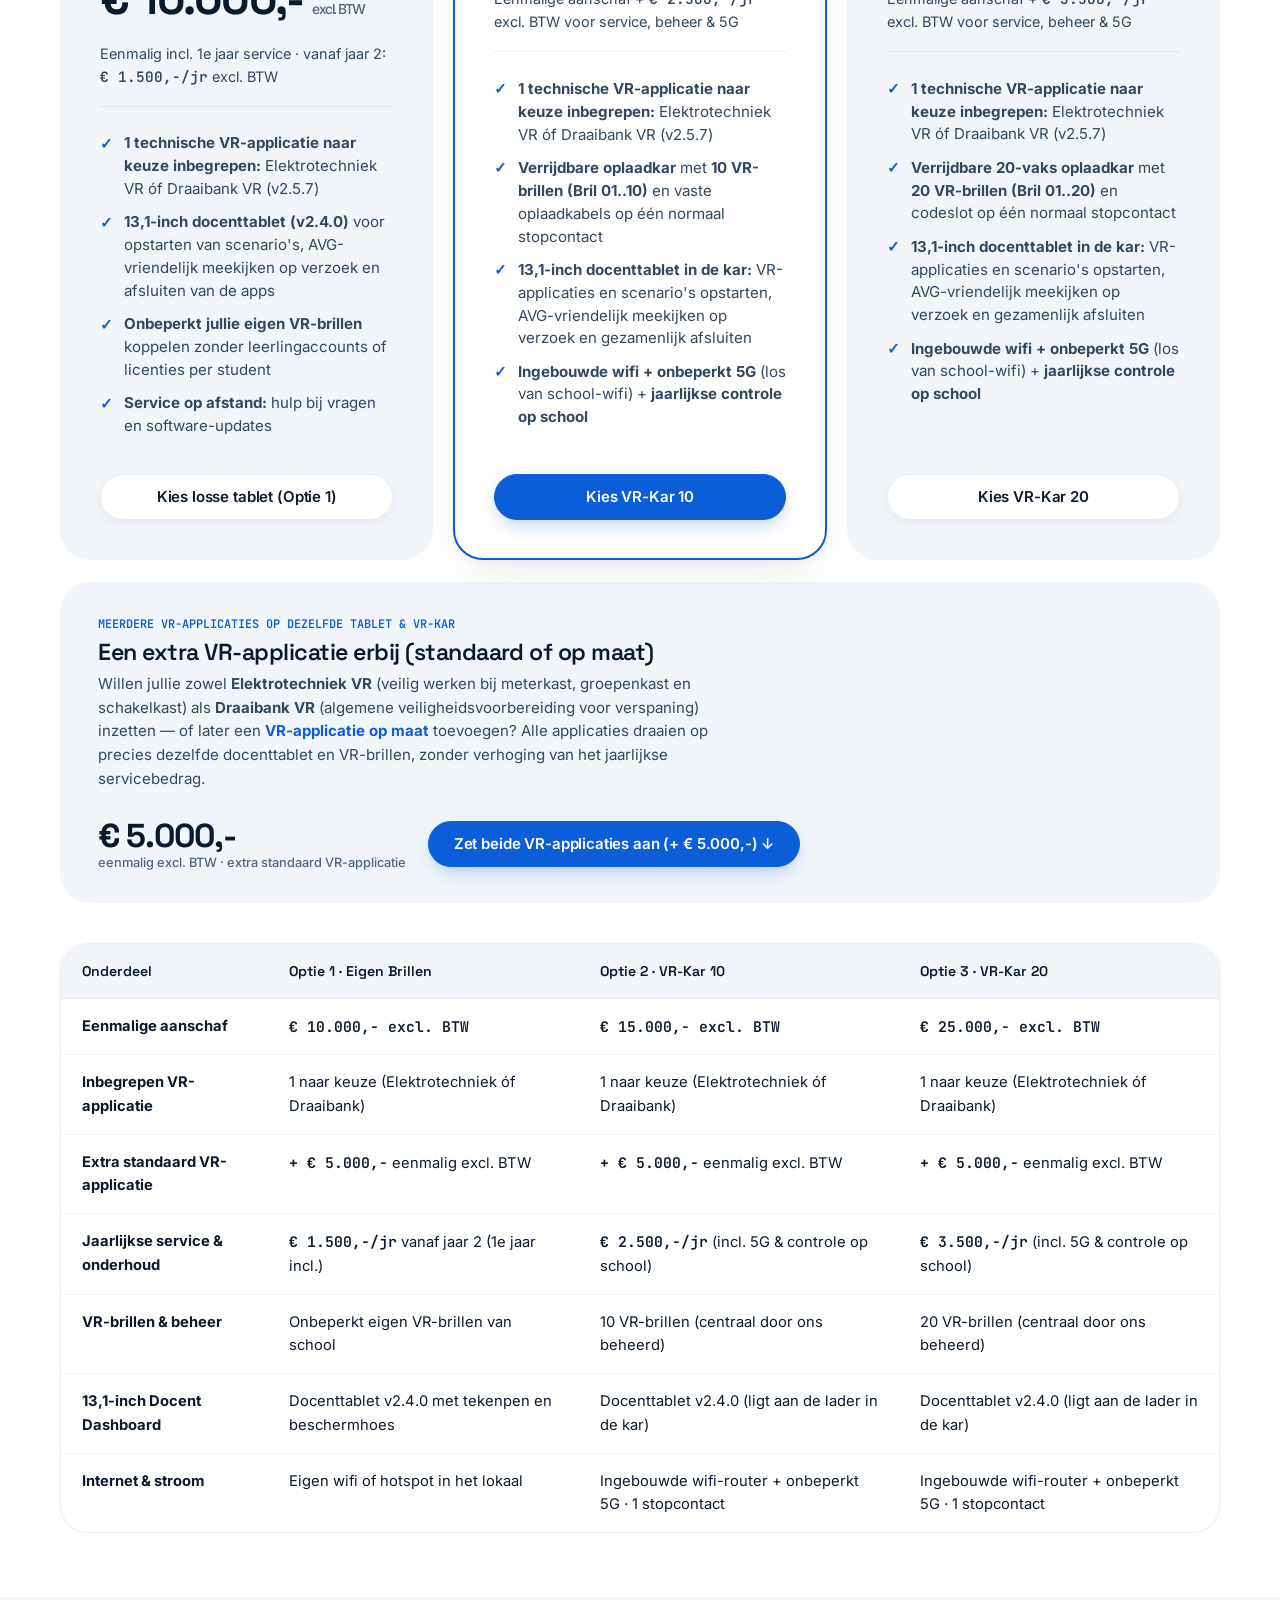
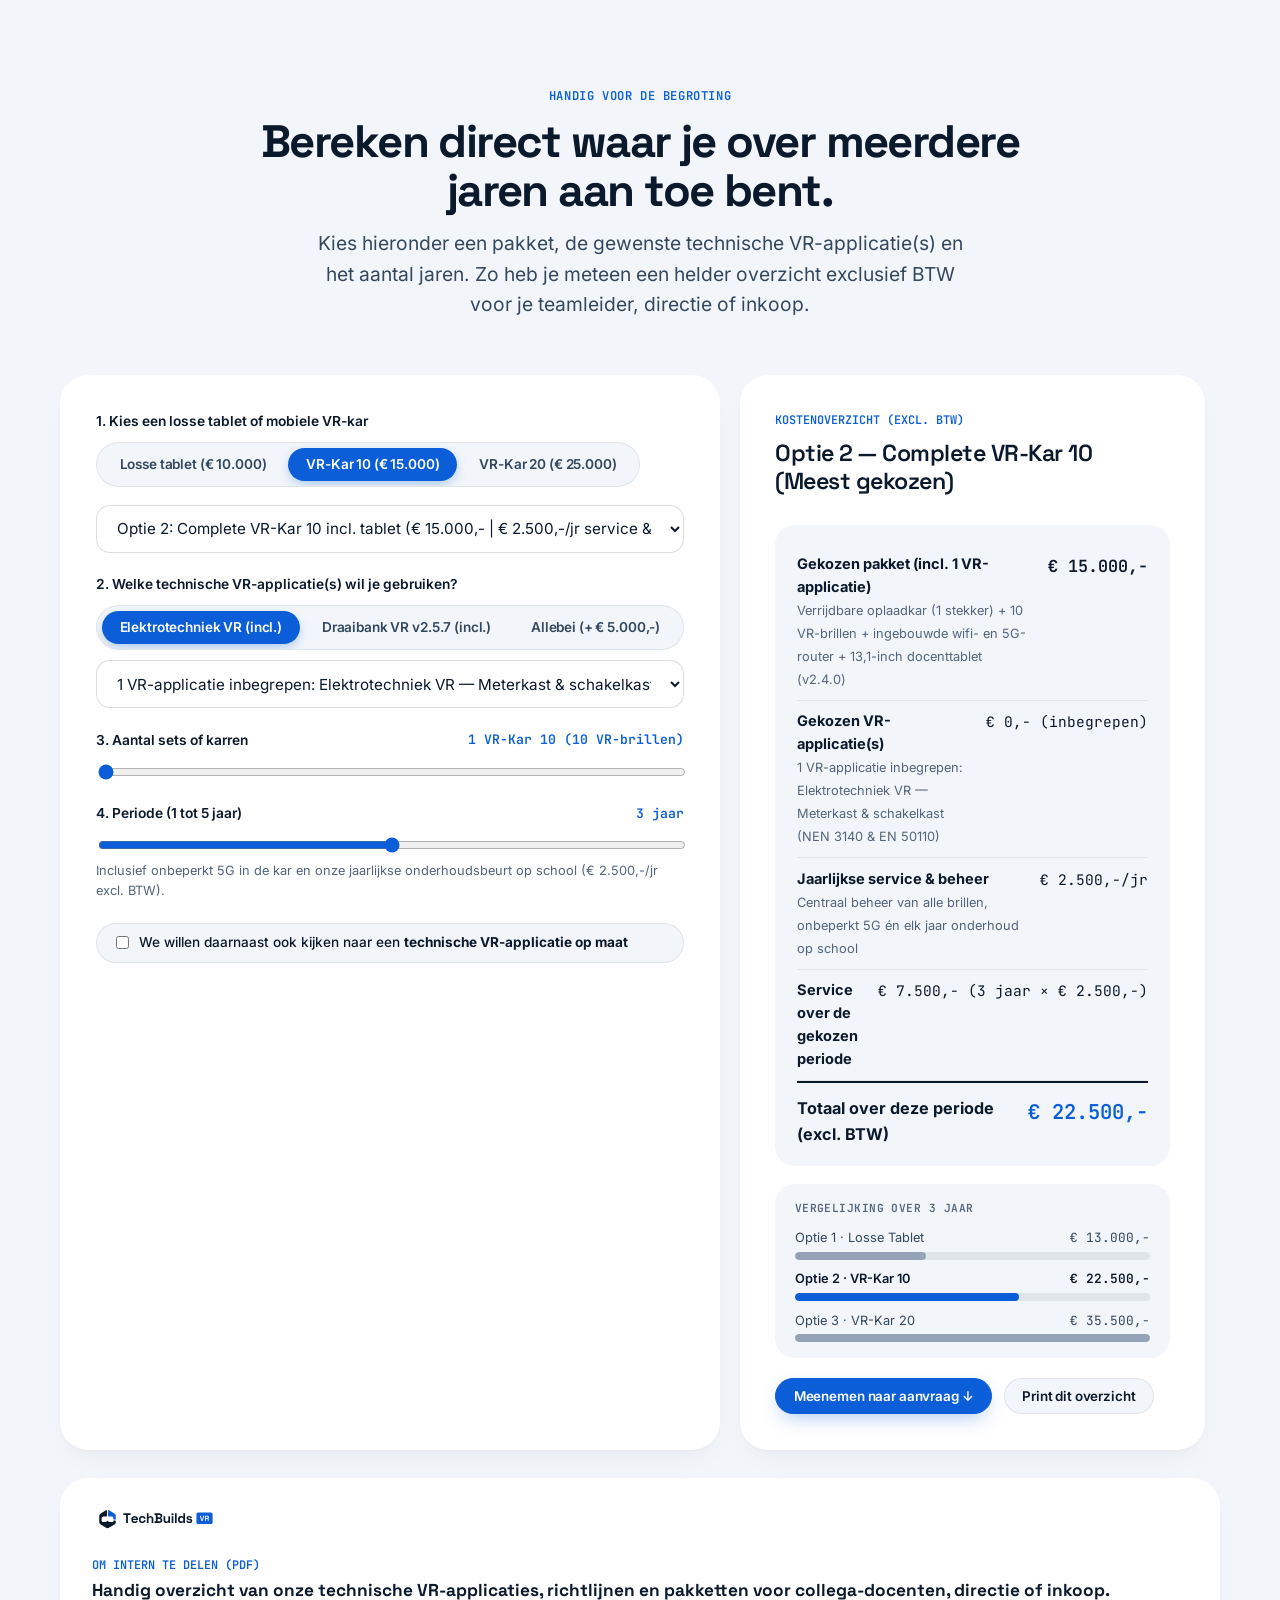
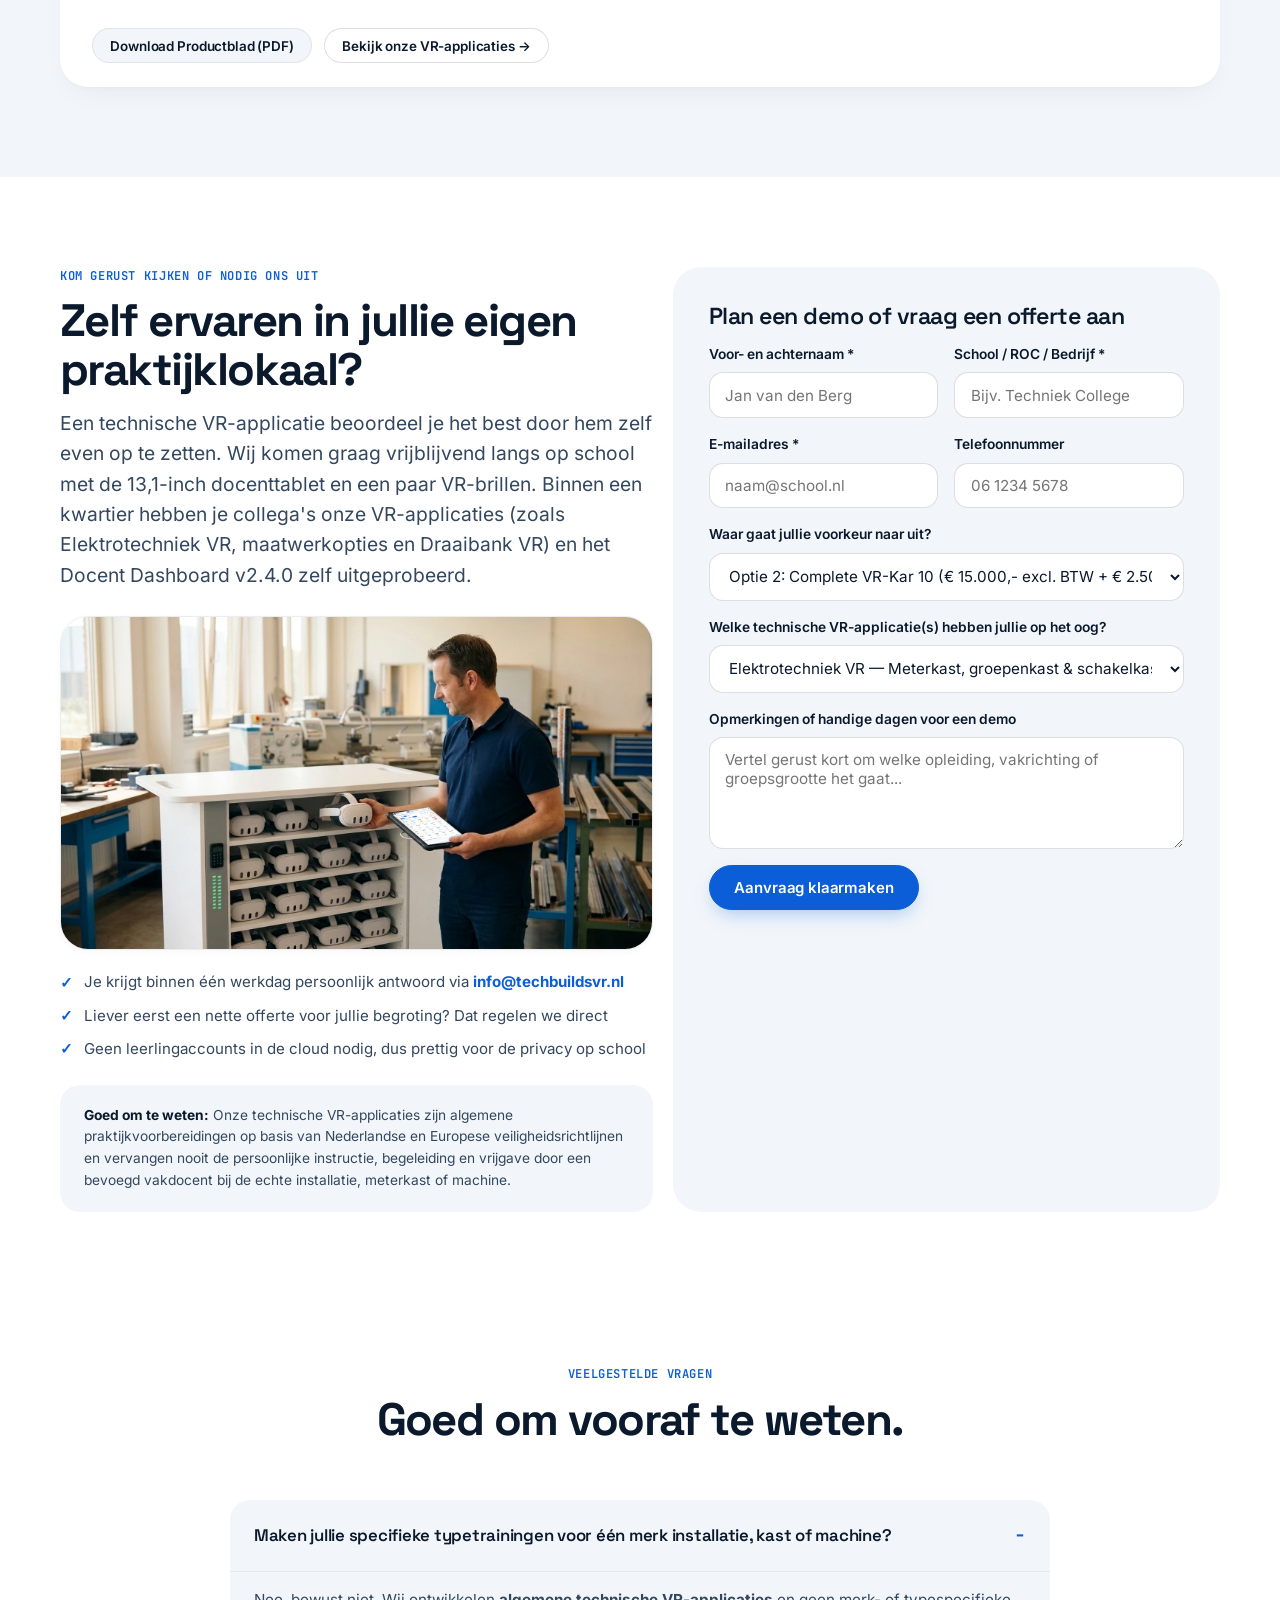
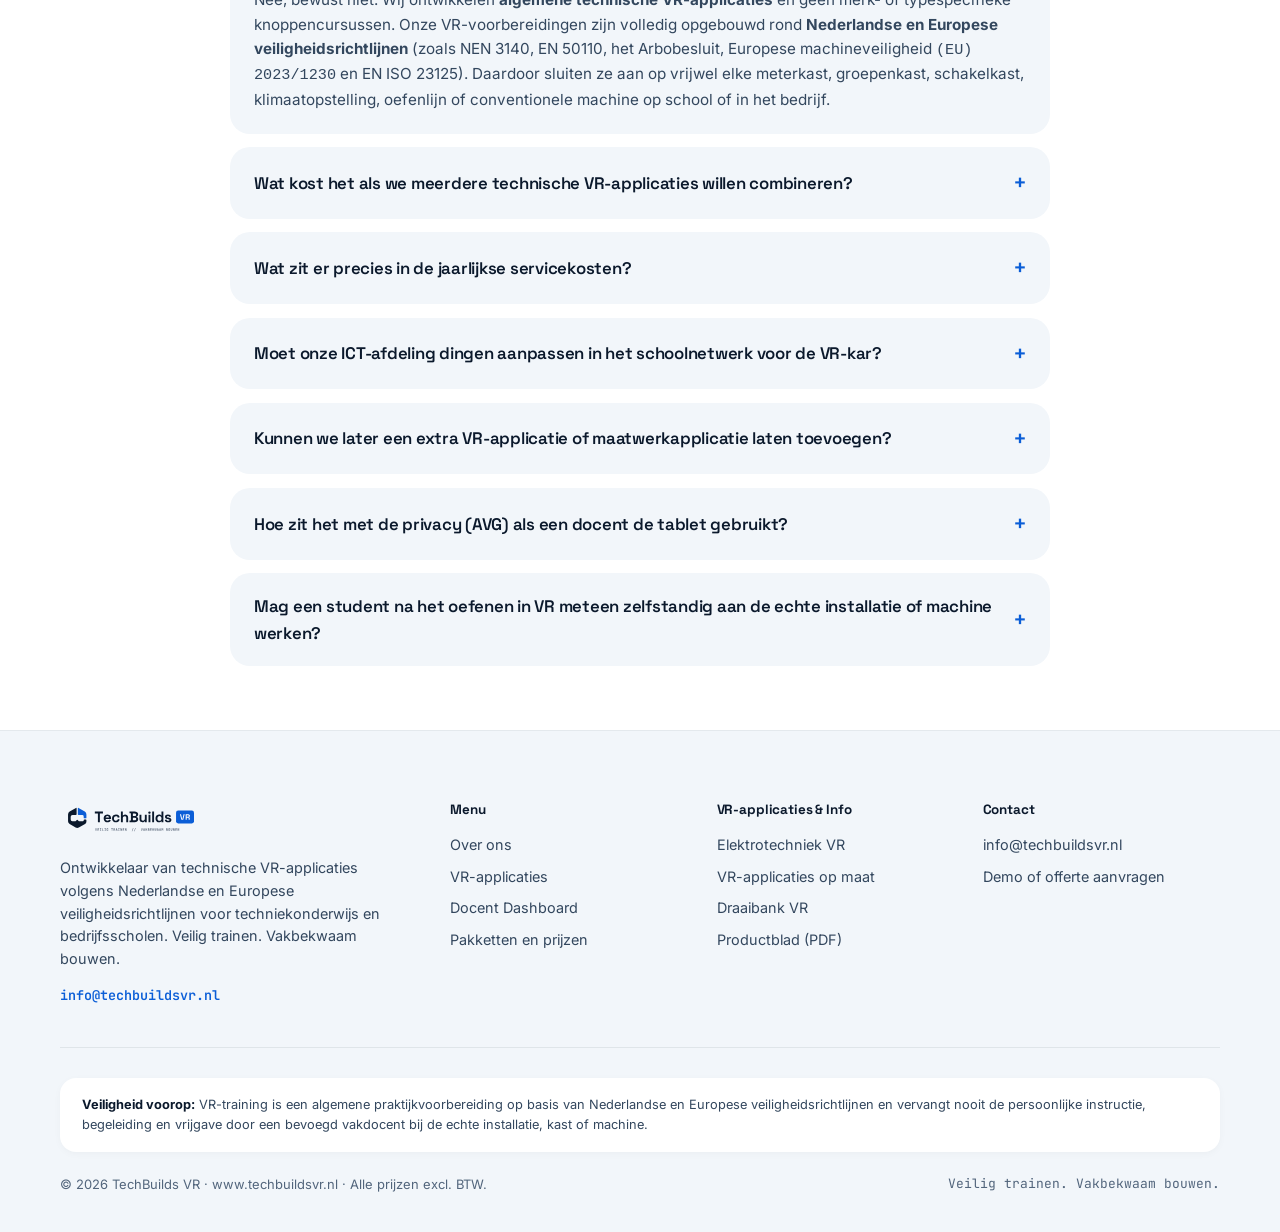
<file: prijzen-contact.html>
<!DOCTYPE html>
<html lang="nl">
<head>
  <meta charset="UTF-8" />
  <meta name="viewport" content="width=device-width, initial-scale=1.0" />
  <title>Pakketten en prijzen — Overzicht &amp; Demo op School | TechBuilds VR</title>
  <meta name="description" content="Duidelijke pakketten excl. BTW zonder kosten per leerling: Optie 1 (€ 10.000,-), Complete VR-Kar 10 (€ 15.000,-) en Complete VR-Kar 20 (€ 25.000,-) inclusief 1 algemene technische VR-applicatie naar keuze. Een extra standaard VR-applicatie erbij kost € 5.000,- excl. BTW." />
  <meta property="og:title" content="Pakketten en prijzen — Technische VR-applicaties, tablet &amp; VR-kar | TechBuilds VR" />
  <meta property="og:description" content="Vergelijk Optie 1 (€ 10.000,-), VR-Kar 10 (€ 15.000,-) en VR-Kar 20 (€ 25.000,-) excl. BTW, inclusief 1 technische VR-applicatie naar keuze en helder kostenoverzicht." />
  <meta property="og:image" content="assets/img/logo/OpenGraph_Social_Preview_1200x630.png" />
  <link rel="icon" type="image/svg+xml" href="assets/img/logo/favicon.svg" />
  <link rel="icon" type="image/png" sizes="32x32" href="assets/img/logo/favicon-32x32.png" />
  <link rel="apple-touch-icon" href="assets/img/logo/apple-touch-icon.png" />
  <link rel="stylesheet" href="assets/css/styles.css" />
</head>
<body class="has-mobile-bar">
  <a href="#hoofdinhoud" class="skip-link" id="skipToMainPricing">Direct naar hoofdinhoud</a>

  <!-- Witte Sticky Header (70px · 4-item simpel menu) -->
  <header class="site-header no-print" id="siteHeader">
    <div class="container nav-inner">
      <a href="index.html" class="brand-logo" id="navBrandLogo" aria-label="TechBuilds VR Startpagina">
        <img src="assets/img/logo/TechBuildsVR_Logo_Primary_LightBG.svg" alt="TechBuilds VR" width="145" height="39" />
      </a>

      <div class="nav-right-group">
        <nav class="nav-center" aria-label="Hoofdmenu">
          <ul class="nav-links">
            <li><a href="index.html" class="nav-link" id="navLinkHome">Over ons</a></li>
            <li><a href="modules.html" class="nav-link" id="navLinkModules">VR-applicaties</a></li>
            <li><a href="docentapp-tablet.html" class="nav-link" id="navLinkTablet">Docent Dashboard</a></li>
            <li><a href="prijzen-contact.html" class="nav-link" aria-current="page" id="navLinkPrijzen">Pakketten en prijzen</a></li>
          </ul>
        </nav>

        <div class="nav-actions nav-actions-desktop">
          <a href="#aanvraag" class="nav-cta-pill" id="navCtaDemo">Plan demo op school</a>
        </div>

        <button type="button" class="mobile-menu-btn" id="mobileMenuBtn" aria-expanded="false" aria-controls="mobileDrawer" aria-label="Menu openen">
          <svg width="20" height="20" viewBox="0 0 24 24" fill="none" stroke="currentColor" stroke-width="2" aria-hidden="true">
            <path d="M4 8h16M4 16h16" stroke-linecap="round"/>
          </svg>
        </button>
      </div>
    </div>

    <div class="scroll-progress-track" aria-hidden="true">
      <div class="scroll-progress-bar" id="scrollProgressBar"></div>
    </div>

    <div class="mobile-drawer" id="mobileDrawer">
      <div class="container">
        <ul class="mobile-drawer-list">
          <li><a href="index.html" id="mobLinkHome">Over ons</a></li>
          <li><a href="modules.html" id="mobLinkModules">VR-applicaties</a></li>
          <li><a href="docentapp-tablet.html" id="mobLinkTablet">Docent Dashboard</a></li>
          <li><a href="prijzen-contact.html" aria-current="page" id="mobLinkPrijzen">Pakketten en prijzen</a></li>
        </ul>
        <a href="#aanvraag" class="btn btn-primary" id="mobCtaDemo" style="width:100%;">Plan demo op school</a>
      </div>
    </div>
  </header>

  <main id="hoofdinhoud">
    <!-- Hero Pakketten en prijzen -->
    <section class="hero-bento no-print" aria-label="Pakketten en prijzen">
      <div class="container hero-bento-grid">
        <div class="hero-bento-left">
          <div class="bento-statement-tile">
            <h1 class="h1-page">Kies voor een losse tablet of een complete VR-kar.</h1>
            <p class="lead">
              Een school kiest simpelweg tussen een <strong>losse docenttablet</strong> (voor eigen VR-brillen) of een <strong>complete mobiele VR-kar</strong> met 10 of 20 brillen. Via het <strong>Docent Dashboard v2.4.0</strong> zet de docent onze technische VR-applicaties en oefeningen klaar, kijkt <strong>alleen live mee zodra een student rechtsboven in VR op ‘Hulp nodig’ tikt (AVG)</strong> en sluit alle apps na afloop gezamenlijk af. Eén algemene VR-applicatie naar keuze zit standaard bij elk pakket inbegrepen.
            </p>
            <div class="btn-group">
              <a href="#pakket-keuze" class="btn btn-primary" id="pricingHeroCompareBtn">Vergelijk kar en losse tablet ↓</a>
              <a href="#pakketCalculator" class="btn btn-white" id="pricingHeroTcoBtn">Rekenvoorbeeld (1–5 jaar) ↓</a>
            </div>
          </div>

          <div class="hero-metrics-row" role="group" aria-label="Snelkiezer pakketopties">
            <button type="button" class="bento-metric-tile" data-quick-optie="1" id="quickOptie1">
              <span class="metric-num">€ 10.000</span>
              <span class="metric-label">Losse tablet</span>
              <span class="metric-sub">Optie 1 · eigen brillen</span>
            </button>

            <button type="button" class="bento-metric-tile is-active" data-quick-optie="2" id="quickOptie2">
              <span class="metric-num">€ 15.000</span>
              <span class="metric-label">VR-Kar 10</span>
              <span class="metric-sub">10 brillen + tablet + 5G</span>
            </button>

            <button type="button" class="bento-metric-tile" data-quick-optie="3" id="quickOptie3">
              <span class="metric-num">€ 25.000</span>
              <span class="metric-label">VR-Kar 20</span>
              <span class="metric-sub">20 brillen + tablet + 5G</span>
            </button>
          </div>
        </div>

        <div class="hero-photo-tile hero-photo-tile--subpage">
          <img id="pricingHeroImg" src="assets/img/hardware/hardware_02_mobiele_vr_kar_10_en_tablet.webp" class="hero-photo-img" alt="Verrijdbare mobiele VR-Kar 10 met exact 10 opgeladen VR-brillen, één 230V-stekker, ingebouwd 5G-netwerk en de 13,1-inch docenttablet bovenop" width="1600" height="1200" />
          <div class="hero-frosted-dock">
            <div class="hero-dock-caption-row">
              <span id="pricingHeroCaption"><strong>Complete mobiele VR-Kar 10 of 20</strong> · 1 stopcontact · inclusief docenttablet, wifi en onbeperkt 5G</span>
              <span class="status-badge status-safe">EXCL. BTW</span>
            </div>
          </div>
        </div>
      </div>
    </section>

    <!-- 3-Koloms Pakketvergelijking + Losse Extra VR-applicatie (+ € 5.000,-) -->
    <section class="section section-tight section-surface no-print" id="pakket-keuze">
      <div class="container">
        <div id="selectedPkgBanner" class="pkg-selected-banner" style="display:none;" role="status" aria-live="polite">
          <div>
            <strong id="selectedPkgBannerTitle">✓ Optie 2 — Complete VR-Kar 10 gekozen</strong>
            <span style="display:block;font-size:0.83rem;color:var(--tb-text-secondary);">We hebben deze keuze hieronder meteen ingevuld bij het rekenvoorbeeld en het aanvraagformulier.</span>
          </div>
          <div class="btn-group">
            <a href="#pakketCalculator" class="btn btn-white btn-sm">Bekijk berekening ↓</a>
            <a href="#aanvraag" class="btn btn-primary btn-sm">Naar aanvraag ↓</a>
          </div>
        </div>

        <div class="grid-3">
          <!-- Optie 1 -->
          <article class="price-card" id="optie-1" data-pkg-card="optie-1-eigen-brillen">
            <div class="price-card-visual">
              <img src="assets/img/hardware/hardware_01_regietablet_13_eigen_brillen.webp" alt="Losse 13,1-inch docenttablet in stevige werkplaatshoes met tekenpen en het lichte Docent Dashboard voor het koppelen van onbeperkt eigen VR-brillen" width="1600" height="1200" loading="lazy" />
            </div>
            <div class="price-tier-kicker">
              <span class="tier-tag">Optie 1 · Losse tablet</span>
              <span class="status-badge status-safe">1e jaar service incl.</span>
            </div>
            <h2 class="h3-card">Losse Docenttablet &amp; Eigen Brillen</h2>
            <div class="price-figure">€ 10.000,- <span class="price-vat">excl. BTW</span></div>
            <p class="price-annual">Eenmalig incl. 1e jaar service · vanaf jaar 2: <strong class="mono">€ 1.500,-/jr</strong> excl. BTW</p>

            <ul class="check-list" style="font-size:0.9rem;">
              <li><strong>1 technische VR-applicatie naar keuze inbegrepen:</strong> Elektrotechniek VR óf Draaibank VR (v2.5.7)</li>
              <li><strong>13,1-inch docenttablet (v2.4.0)</strong> voor opstarten van scenario's, AVG-vriendelijk meekijken op verzoek en afsluiten van de apps</li>
              <li><strong>Onbeperkt jullie eigen VR-brillen</strong> koppelen zonder leerlingaccounts of licenties per student</li>
              <li><strong>Service op afstand:</strong> hulp bij vragen en software-updates</li>
            </ul>

            <div class="no-print" style="margin-top:auto;padding-top:1.25rem;">
              <button type="button" class="btn btn-white" id="btnChooseOptie1" style="width:100%;" data-select-pkg="optie-1-eigen-brillen">Kies losse tablet (Optie 1)</button>
            </div>
          </article>

          <!-- Optie 2 (Meest gekozen) -->
          <article class="price-card price-card-featured" id="optie-2" data-pkg-card="optie-2-vr-kar-10">
            <div class="price-card-visual">
              <img src="assets/img/hardware/hardware_02_mobiele_vr_kar_10_en_tablet.webp" alt="Mobiele VR-Kar 10 met exact 10 opgeladen VR-brillen op vijf schappen, digitaal codeslot, 10 groene laadlampjes, één 230V-stekker en de 13,1-inch docenttablet" width="1600" height="1200" loading="lazy" />
            </div>
            <div class="price-tier-kicker">
              <span class="tier-tag">Optie 2 · Mobiele kar</span>
              <span class="featured-pill">Meest gekozen</span>
            </div>
            <h2 class="h3-card">Complete VR-Kar 10</h2>
            <div class="price-figure">€ 15.000,- <span class="price-vat">excl. BTW</span></div>
            <p class="price-annual">Eenmalige aanschaf + <strong class="mono">€ 2.500,-/jr</strong> excl. BTW voor service, beheer &amp; 5G</p>

            <ul class="check-list" style="font-size:0.9rem;">
              <li><strong>1 technische VR-applicatie naar keuze inbegrepen:</strong> Elektrotechniek VR óf Draaibank VR (v2.5.7)</li>
              <li><strong>Verrijdbare oplaadkar</strong> met <strong>10 VR-brillen (Bril 01..10)</strong> en vaste oplaadkabels op één normaal stopcontact</li>
              <li><strong>13,1-inch docenttablet in de kar:</strong> VR-applicaties en scenario's opstarten, AVG-vriendelijk meekijken op verzoek en gezamenlijk afsluiten</li>
              <li><strong>Ingebouwde wifi + onbeperkt 5G</strong> (los van school-wifi) + <strong>jaarlijkse controle op school</strong></li>
            </ul>

            <div class="no-print" style="margin-top:auto;padding-top:1.25rem;">
              <button type="button" class="btn btn-primary" id="btnChooseOptie2" style="width:100%;" data-select-pkg="optie-2-vr-kar-10">Kies VR-Kar 10</button>
            </div>
          </article>

          <!-- Optie 3 -->
          <article class="price-card" id="optie-3" data-pkg-card="optie-3-vr-kar-20">
            <div class="price-card-visual">
              <img src="assets/img/hardware/hardware_03_mobiele_vr_kar_20_en_tablet.webp" alt="Brede mobiele VR-Kar 20 met exact 20 opgeladen VR-brillen op vijf schappen, 20 groene laadlampjes, één 230V-stekker en de 13,1-inch docenttablet met 20 tegels" width="1600" height="1200" loading="lazy" />
            </div>
            <div class="price-tier-kicker">
              <span class="tier-tag">Optie 3 · Mobiele kar</span>
              <span class="status-badge status-info">20 brillen</span>
            </div>
            <h2 class="h3-card">Complete VR-Kar 20</h2>
            <div class="price-figure">€ 25.000,- <span class="price-vat">excl. BTW</span></div>
            <p class="price-annual">Eenmalige aanschaf + <strong class="mono">€ 3.500,-/jr</strong> excl. BTW voor service, beheer &amp; 5G</p>

            <ul class="check-list" style="font-size:0.9rem;">
              <li><strong>1 technische VR-applicatie naar keuze inbegrepen:</strong> Elektrotechniek VR óf Draaibank VR (v2.5.7)</li>
              <li><strong>Verrijdbare 20-vaks oplaadkar</strong> met <strong>20 VR-brillen (Bril 01..20)</strong> en codeslot op één normaal stopcontact</li>
              <li><strong>13,1-inch docenttablet in de kar:</strong> VR-applicaties en scenario's opstarten, AVG-vriendelijk meekijken op verzoek en gezamenlijk afsluiten</li>
              <li><strong>Ingebouwde wifi + onbeperkt 5G</strong> (los van school-wifi) + <strong>jaarlijkse controle op school</strong></li>
            </ul>

            <div class="no-print" style="margin-top:auto;padding-top:1.25rem;">
              <button type="button" class="btn btn-white" id="btnChooseOptie3" style="width:100%;" data-select-pkg="optie-3-vr-kar-20">Kies VR-Kar 20</button>
            </div>
          </article>
        </div>

        <!-- Losse Extra VR-Applicatie (+ € 5.000,- excl. BTW) -->
        <div class="addon-module-tile" id="losse-module">
          <div class="addon-module-copy">
            <span class="card-step" style="margin-bottom:0.25rem;">MEERDERE VR-APPLICATIES OP DEZELFDE TABLET &amp; VR-KAR</span>
            <h3 class="h3-card" style="margin-bottom:0.25rem;">Een extra VR-applicatie erbij (standaard of op maat)</h3>
            <p>
              Willen jullie zowel <strong>Elektrotechniek VR</strong> (veilig werken bij meterkast, groepenkast en schakelkast) als <strong>Draaibank VR</strong> (algemene veiligheidsvoorbereiding voor verspaning) inzetten — of later een <a href="maatwerk.html"><strong>VR-applicatie op maat</strong></a> toevoegen? Alle applicaties draaien op precies dezelfde docenttablet en VR-brillen, zonder verhoging van het jaarlijkse servicebedrag.
            </p>
          </div>
          <div class="addon-module-price-group">
            <div class="addon-module-price">
              € 5.000,-
              <span>eenmalig excl. BTW · extra standaard VR-applicatie</span>
            </div>
            <button type="button" class="btn btn-primary" id="btnAddExtraModule">Zet beide VR-applicaties aan (+ € 5.000,-) ↓</button>
          </div>
        </div>

        <!-- Vergelijkingstabel -->
        <div class="tech-table-wrap" style="margin-top:2.5rem;">
          <table class="tech-table">
            <thead>
              <tr>
                <th>Onderdeel</th>
                <th>Optie 1 · Eigen Brillen</th>
                <th>Optie 2 · VR-Kar 10</th>
                <th>Optie 3 · VR-Kar 20</th>
              </tr>
            </thead>
            <tbody>
              <tr>
                <td><strong>Eenmalige aanschaf</strong></td>
                <td class="mono"><strong>€ 10.000,- excl. BTW</strong></td>
                <td class="mono"><strong>€ 15.000,- excl. BTW</strong></td>
                <td class="mono"><strong>€ 25.000,- excl. BTW</strong></td>
              </tr>
              <tr>
                <td><strong>Inbegrepen VR-applicatie</strong></td>
                <td>1 naar keuze (Elektrotechniek óf Draaibank)</td>
                <td>1 naar keuze (Elektrotechniek óf Draaibank)</td>
                <td>1 naar keuze (Elektrotechniek óf Draaibank)</td>
              </tr>
              <tr>
                <td><strong>Extra standaard VR-applicatie</strong></td>
                <td><strong class="mono">+ € 5.000,-</strong> eenmalig excl. BTW</td>
                <td><strong class="mono">+ € 5.000,-</strong> eenmalig excl. BTW</td>
                <td><strong class="mono">+ € 5.000,-</strong> eenmalig excl. BTW</td>
              </tr>
              <tr>
                <td><strong>Jaarlijkse service &amp; onderhoud</strong></td>
                <td><strong class="mono">€ 1.500,-/jr</strong> vanaf jaar 2 (1e jaar incl.)</td>
                <td><strong class="mono">€ 2.500,-/jr</strong> (incl. 5G &amp; controle op school)</td>
                <td><strong class="mono">€ 3.500,-/jr</strong> (incl. 5G &amp; controle op school)</td>
              </tr>
              <tr>
                <td><strong>VR-brillen &amp; beheer</strong></td>
                <td>Onbeperkt eigen VR-brillen van school</td>
                <td>10 VR-brillen (centraal door ons beheerd)</td>
                <td>20 VR-brillen (centraal door ons beheerd)</td>
              </tr>
              <tr>
                <td><strong>13,1-inch Docent Dashboard</strong></td>
                <td>Docenttablet v2.4.0 met tekenpen en beschermhoes</td>
                <td>Docenttablet v2.4.0 (ligt aan de lader in de kar)</td>
                <td>Docenttablet v2.4.0 (ligt aan de lader in de kar)</td>
              </tr>
              <tr>
                <td><strong>Internet &amp; stroom</strong></td>
                <td>Eigen wifi of hotspot in het lokaal</td>
                <td>Ingebouwde wifi-router + onbeperkt 5G · 1 stopcontact</td>
                <td>Ingebouwde wifi-router + onbeperkt 5G · 1 stopcontact</td>
              </tr>
            </tbody>
          </table>
        </div>
      </div>
    </section>

    <!-- Interactief Kostenoverzicht (1–5 jaar) -->
    <section class="section section-paper" id="pakketCalculator">
      <div class="container">
        <div class="section-intro-center">
          <span class="section-kicker">Handig voor de begroting</span>
          <h2 class="h2-section">Bereken direct waar je over meerdere jaren aan toe bent.</h2>
          <p class="lead">
            Kies hieronder een pakket, de gewenste technische VR-applicatie(s) en het aantal jaren. Zo heb je meteen een helder overzicht exclusief BTW voor je teamleider, directie of inkoop.
          </p>
        </div>

        <div class="pricing-split">
          <div class="apple-card no-print">
            <span class="form-label" style="margin-bottom:0.55rem;">1. Kies een losse tablet of mobiele VR-kar</span>
            <div class="segmented-wrap segmented-wrap-start" style="margin-bottom:1.15rem;">
              <div class="segmented-control" role="tablist" aria-label="Selecteer pakket in rekenvoorbeeld" style="background:var(--tb-blueprint-paper);box-shadow:none;">
                <button type="button" class="segmented-btn" role="tab" aria-selected="false" data-calc-pkg="optie-1-eigen-brillen" id="calcSegOpt1">Losse tablet (€ 10.000)</button>
                <button type="button" class="segmented-btn is-active" role="tab" aria-selected="true" data-calc-pkg="optie-2-vr-kar-10" id="calcSegOpt2">VR-Kar 10 (€ 15.000)</button>
                <button type="button" class="segmented-btn" role="tab" aria-selected="false" data-calc-pkg="optie-3-vr-kar-20" id="calcSegOpt3">VR-Kar 20 (€ 25.000)</button>
              </div>
            </div>

            <select class="form-select" id="calcPackageOption" aria-label="Pakketoptie" style="margin-bottom:1.35rem;">
              <option value="optie-1-eigen-brillen">Optie 1: Losse docenttablet voor eigen brillen (€ 10.000,- | € 1.500,-/jr vanaf jaar 2)</option>
              <option value="optie-2-vr-kar-10" selected>Optie 2: Complete VR-Kar 10 incl. tablet (€ 15.000,- | € 2.500,-/jr service &amp; 5G)</option>
              <option value="optie-3-vr-kar-20">Optie 3: Complete VR-Kar 20 incl. tablet (€ 25.000,- | € 3.500,-/jr service &amp; 5G)</option>
            </select>

            <span class="form-label" style="margin-bottom:0.55rem;">2. Welke technische VR-applicatie(s) wil je gebruiken?</span>
            <div class="segmented-wrap segmented-wrap-start" style="margin-bottom:0.65rem;">
              <div class="segmented-control" role="tablist" aria-label="Selecteer VR-applicatie(s)" style="background:var(--tb-blueprint-paper);box-shadow:none;">
                <button type="button" class="segmented-btn is-active" role="tab" aria-selected="true" data-calc-mod="elektro" id="calcModElektro">Elektrotechniek VR (incl.)</button>
                <button type="button" class="segmented-btn" role="tab" aria-selected="false" data-calc-mod="draaibank" id="calcModDraaibank">Draaibank VR v2.5.7 (incl.)</button>
                <button type="button" class="segmented-btn" role="tab" aria-selected="false" data-calc-mod="beide" id="calcModBeide">Allebei (+ € 5.000,-)</button>
              </div>
            </div>
            <select class="form-select" id="calcModuleChoice" aria-label="VR-applicatiekeuze" style="margin-bottom:1.35rem;">
              <option value="elektro" selected>1 VR-applicatie inbegrepen: Elektrotechniek VR — Meterkast &amp; schakelkast (NEN 3140 &amp; EU)</option>
              <option value="draaibank">1 VR-applicatie inbegrepen: Draaibank VR (v2.5.7) — 3 onderdelen (Buddy Check, Voorbereiden &amp; 5 werkstukken)</option>
              <option value="beide">Beide VR-applicaties: Elektrotechniek VR + Draaibank VR (+ € 5.000,- eenmalig excl. BTW)</option>
            </select>

            <div class="form-field" style="margin-bottom:1.35rem;">
              <div style="display:flex;justify-content:space-between;align-items:center;">
                <label class="form-label" for="calcTabletSets">3. Aantal sets of karren</label>
                <span class="mono" id="calcSetsLabel" style="font-size:0.82rem;color:var(--tb-cobalt);font-weight:600;">1 VR-Kar 10</span>
              </div>
              <input type="range" id="calcTabletSets" min="1" max="4" value="1" style="width:100%;accent-color:var(--tb-cobalt);margin-top:0.35rem;" />
            </div>

            <div class="form-field" style="margin-bottom:1.35rem;">
              <div style="display:flex;justify-content:space-between;align-items:center;">
                <label class="form-label" for="calcYears">4. Periode (1 tot 5 jaar)</label>
                <span class="mono" id="calcYearsLabel" style="font-size:0.82rem;color:var(--tb-cobalt);font-weight:600;">3 jaar</span>
              </div>
              <input type="range" id="calcYears" min="1" max="5" value="3" style="width:100%;accent-color:var(--tb-cobalt);margin-top:0.35rem;" />
              <span class="muted" id="calcServiceRuleHint" style="font-size:0.8rem;"></span>
            </div>

            <label class="choice-pill" style="width:100%;">
              <input type="checkbox" id="calcIncludeCustom" />
              <span>We willen daarnaast ook kijken naar een <strong>technische VR-applicatie op maat</strong></span>
            </label>
          </div>

          <div class="apple-card">
            <span class="card-step">KOSTENOVERZICHT (EXCL. BTW)</span>
            <h3 class="h3-card" id="calcSelectedTitle">Optie 2 — Complete VR-Kar 10 (Meest gekozen)</h3>

            <div class="service-breakdown">
              <div class="service-breakdown-row">
                <span><strong>Gekozen pakket (incl. 1 VR-applicatie)</strong><br /><span class="muted" id="calcHardwareSub" style="font-size:0.8rem;"></span></span>
                <strong class="mono" id="calcYear1Total" style="font-size:1.05rem;">€ 15.000,-</strong>
              </div>
              <div class="service-breakdown-row">
                <span><strong>Gekozen VR-applicatie(s)</strong><br /><span class="muted" id="calcModuleSub" style="font-size:0.8rem;">1 VR-applicatie inbegrepen: Elektrotechniek VR</span></span>
                <span class="mono" id="calcExtraModuleFee">€ 0,- (inbegrepen)</span>
              </div>
              <div class="service-breakdown-row">
                <span><strong>Jaarlijkse service &amp; beheer</strong><br /><span class="muted" id="calcServiceSub" style="font-size:0.8rem;"></span></span>
                <span class="mono" id="calcServicePerYear">€ 2.500,-/jr</span>
              </div>
              <div class="service-breakdown-row">
                <span><strong>Service over de gekozen periode</strong></span>
                <span class="mono" id="calcFollowYearsTotal">€ 7.500,- (3 jaar × € 2.500,-)</span>
              </div>
              <div class="service-breakdown-row" style="padding-top:0.8rem;border-top:2px solid var(--tb-deep-navy);">
                <span><strong style="font-size:1.01rem;">Totaal over deze periode (excl. BTW)</strong></span>
                <strong class="mono" id="calcMultiYearTotal" style="font-size:1.28rem;color:var(--tb-cobalt);">€ 22.500,-</strong>
              </div>
            </div>

            <!-- Vergelijkingsbalken tussen Optie 1, 2 & 3 -->
            <div class="tco-bars-box no-print" id="tcoComparisonBars" aria-label="Kostenvergelijking tussen de drie pakketten"></div>

            <div id="calcCustomBadge" class="ac24-notice" style="display:none;margin-bottom:1rem;font-size:0.82rem;padding:0.85rem 1rem;background:var(--tb-blueprint-paper);box-shadow:none;">
              <strong>+ VR-applicatie op maat:</strong> we bespreken graag jullie praktijkinrichting en maken hiervoor een losse prijsopgave. De applicatie draait straks gewoon mee op dezelfde docenttablet.
            </div>

            <div class="btn-group no-print" style="margin-top:auto;">
              <a href="#aanvraag" class="btn btn-primary btn-sm" id="btnCalcToQuote">Meenemen naar aanvraag ↓</a>
              <button type="button" class="btn btn-secondary btn-sm" id="btnPrintBudget">Print dit overzicht</button>
            </div>
          </div>
        </div>

        <!-- PDF Productblad -->
        <div class="official-doc-tile no-print" style="margin-top:1.75rem;">
          <div class="official-doc-brand">
            <img src="assets/img/logo/TechBuildsVR_Logo_Primary_LightBG.svg" alt="TechBuilds VR" width="126" height="34" />
            <div>
              <span class="card-step" style="margin-bottom:0.15rem;">OM INTERN TE DELEN (PDF)</span>
              <strong style="font-family:var(--tb-font-display);font-size:1.08rem;">Handig overzicht van onze technische VR-applicaties, richtlijnen en pakketten voor collega-docenten, directie of inkoop.</strong>
            </div>
          </div>
          <div class="btn-group">
            <a href="assets/docs/Productblad_TechBuilds_VR_v1.1.pdf" class="btn btn-secondary btn-sm" id="dlProductbladBtn" target="_blank" rel="noopener">Download Productblad (PDF)</a>
            <a href="modules.html" class="btn btn-outline btn-sm" id="viewModulesOverviewBtn">Bekijk onze VR-applicaties →</a>
          </div>
        </div>
      </div>
    </section>

    <!-- Demo- & Offerteformulier -->
    <section class="section section-surface no-print" id="aanvraag">
      <div class="container">
        <div class="pricing-split">
          <div>
            <span class="section-kicker">Kom gerust kijken of nodig ons uit</span>
            <h2 class="h2-section">Zelf ervaren in jullie eigen praktijklokaal?</h2>
            <p class="lead">
              Een technische VR-applicatie beoordeel je het best door hem zelf even op te zetten. Wij komen graag vrijblijvend langs op school met de 13,1-inch docenttablet en een paar VR-brillen. Binnen een kwartier hebben je collega's onze VR-applicaties (zoals Elektrotechniek VR, maatwerkopties en Draaibank VR) en het Docent Dashboard v2.4.0 zelf uitgeprobeerd.
            </p>
            <div class="quote-hardware-preview">
              <img src="assets/img/hardware/hardware_04_vr_kar_praktijk_docent_16x9.webp" alt="Vakdocent in het praktijklokaal bedient het Docent Dashboard op de 13,1-inch docenttablet en pakt een opgeladen VR-bril uit de mobiele VR-laadkar" width="1600" height="900" loading="lazy" />
            </div>
            <ul class="check-list" style="margin-bottom:1.5rem;">
              <li>Je krijgt binnen één werkdag persoonlijk antwoord via <a href="mailto:info@techbuildsvr.nl"><strong>info@techbuildsvr.nl</strong></a></li>
              <li>Liever eerst een nette offerte voor jullie begroting? Dat regelen we direct</li>
              <li>Geen leerlingaccounts in de cloud nodig, dus prettig voor de privacy op school</li>
            </ul>
            <div class="ac24-notice">
              <strong>Goed om te weten:</strong> Onze technische VR-applicaties zijn algemene praktijkvoorbereidingen op basis van Nederlandse en Europese veiligheidsrichtlijnen en vervangen nooit de persoonlijke instructie, begeleiding en vrijgave door een bevoegd vakdocent bij de echte installatie, meterkast of machine.
            </div>
          </div>

          <div class="bento-tile">
            <h3 class="h3-card">Plan een demo of vraag een offerte aan</h3>
            <form id="techbuildsContactForm" novalidate>
              <div class="form-grid">
                <div class="form-field">
                  <label class="form-label" for="reqName">Voor- en achternaam *</label>
                  <input type="text" class="form-input" id="reqName" required placeholder="Jan van den Berg" />
                </div>

                <div class="form-field">
                  <label class="form-label" for="reqOrg">School / ROC / Bedrijf *</label>
                  <input type="text" class="form-input" id="reqOrg" required placeholder="Bijv. Techniek College" />
                </div>

                <div class="form-field">
                  <label class="form-label" for="reqEmail">E-mailadres *</label>
                  <input type="email" class="form-input" id="reqEmail" required placeholder="naam@school.nl" />
                </div>

                <div class="form-field">
                  <label class="form-label" for="reqPhone">Telefoonnummer</label>
                  <input type="tel" class="form-input" id="reqPhone" placeholder="06 1234 5678" />
                </div>

                <div class="form-field form-field-full">
                  <label class="form-label" for="reqType">Waar gaat jullie voorkeur naar uit?</label>
                  <select class="form-select" id="reqType">
                    <option value="Optie 2: Complete VR-Kar 10 (€ 15.000,- excl. BTW + € 2.500,-/jr service & 5G)">Optie 2: Complete VR-Kar 10 (€ 15.000,- excl. BTW + € 2.500,-/jr)</option>
                    <option value="Optie 1: Docent Dashboard & Eigen Brillen (€ 10.000,- excl. BTW, 1e jr incl., daarna € 1.500,-/jr)">Optie 1: Docent Dashboard &amp; Eigen Brillen (€ 10.000,- excl. BTW · 1e jaar incl.)</option>
                    <option value="Optie 3: Complete VR-Kar 20 (€ 25.000,- excl. BTW + € 3.500,-/jr service & 5G)">Optie 3: Complete VR-Kar 20 (€ 25.000,- excl. BTW + € 3.500,-/jr)</option>
                    <option value="Losse extra VR-applicatie op bestaande set (€ 5.000,- eenmalig excl. BTW)">Losse extra VR-applicatie op bestaande set (€ 5.000,- eenmalig excl. BTW)</option>
                    <option value="Vrijblijvende demo op school of bedrijf">Eerst een vrijblijvende demo op locatie</option>
                    <option value="Aanvullende praktijkvoorbereiding op maat bespreken">Technische VR-applicatie op maat bespreken</option>
                  </select>
                </div>

                <div class="form-field form-field-full">
                  <label class="form-label" for="reqModule">Welke technische VR-applicatie(s) hebben jullie op het oog?</label>
                  <select class="form-select" id="reqModule">
                    <option value="Elektrotechniek VR — Meterkast, groepenkast & schakelkast (inbegrepen)">Elektrotechniek VR — Meterkast, groepenkast &amp; schakelkast (1e app inbegrepen)</option>
                    <option value="Draaibank VR — Algemene voorbereiding draaibank (inbegrepen)">Draaibank VR (v2.5.7) — Algemene voorbereiding draaibank (1e app inbegrepen)</option>
                    <option value="Beide modules: Draaibank VR + Elektrotechniek VR (+ € 5.000,- eenmalig excl. BTW)">Beide VR-applicaties: Elektrotechniek VR + Draaibank VR (+ € 5.000,- excl. BTW)</option>
                    <option value="Technische VR-applicatie op maat voor een andere installatie of werkplek">Technische VR-applicatie op maat voor een andere installatie of werkplek</option>
                  </select>
                </div>

                <div class="form-field form-field-full">
                  <label class="form-label" for="reqMessage">Opmerkingen of handige dagen voor een demo</label>
                  <textarea class="form-textarea" id="reqMessage" placeholder="Vertel gerust kort om welke opleiding, vakrichting of groepsgrootte het gaat..."></textarea>
                </div>

                <div class="form-field form-field-full">
                  <div class="btn-group">
                    <button type="submit" class="btn btn-primary" id="btnSubmitContact">Aanvraag klaarmaken</button>
                    <button type="button" class="btn btn-white btn-sm" id="btnDownloadAanvraag" style="display:none;">Kopie downloaden (.txt)</button>
                  </div>
                </div>
              </div>
            </form>

            <div id="contactFormFeedback" style="display:none;margin-top:1.15rem;"></div>
          </div>
        </div>
      </div>
    </section>

    <!-- Veelgestelde Vragen -->
    <section class="section section-tight section-surface no-print" id="faq">
      <div class="container-narrow">
        <div class="section-intro-center">
          <span class="section-kicker">Veelgestelde vragen</span>
          <h2 class="h2-section">Goed om vooraf te weten.</h2>
        </div>

        <div class="faq-list">
          <details class="faq-item" open>
            <summary id="faqSumType">Maken jullie specifieke typetrainingen voor één merk installatie, kast of machine?</summary>
            <div class="faq-item-body">
              Nee, bewust niet. Wij ontwikkelen <strong>algemene technische VR-applicaties</strong> en geen merk- of typespecifieke knoppencursussen. Onze VR-voorbereidingen zijn volledig opgebouwd rond <strong>Nederlandse en Europese veiligheidsrichtlijnen</strong> (zoals NEN 3140, EN 50110, het Arbobesluit, Europese machineveiligheid <code>(EU) 2023/1230</code> en EN ISO 23125). Daardoor sluiten ze aan op vrijwel elke meterkast, groepenkast, schakelkast, klimaatopstelling, oefenlijn of conventionele machine op school of in het bedrijf.
            </div>
          </details>

          <details class="faq-item">
            <summary id="faqSumModule">Wat kost het als we meerdere technische VR-applicaties willen combineren?</summary>
            <div class="faq-item-body">
              Bij elk van de drie pakketten zit <strong>één standaard VR-applicatie naar keuze</strong> (Elektrotechniek VR óf Draaibank VR v2.5.7) standaard inbegrepen. Wil je de tweede standaardapplicatie er ook bij hebben? Een <strong>extra standaard VR-applicatie kost eenmalig € 5.000,- excl. BTW</strong> en werkt gewoon op dezelfde 13,1-inch docenttablet en VR-brillen, zonder extra jaarlijkse servicekosten. Voor maatwerkapplicaties maken we vooraf een heldere prijsopgave.
            </div>
          </details>

          <details class="faq-item">
            <summary id="faqSum1">Wat zit er precies in de jaarlijkse servicekosten?</summary>
            <div class="faq-item-body">
              Bij <strong>Optie 1 (€ 10.000,- excl. BTW)</strong> gebruik je jullie eigen VR-brillen in combinatie met onze 13,1-inch docenttablet. Het eerste jaar hulp op afstand en updates zit bij de prijs in; vanaf jaar 2 betaal je <strong>€ 1.500,- per jaar excl. BTW</strong>.<br /><br />
              Bij de <strong>VR-Kar 10 (€ 15.000,- + € 2.500,-/jr)</strong> en <strong>VR-Kar 20 (€ 25.000,- + € 3.500,-/jr)</strong> regelen wij daarnaast het centrale beheer van alle VR-brillen, het onbeperkte 5G-abonnement in de kar én komen we <strong>elk jaar op school langs om alle brillen, kabels en accu's na te lopen</strong>.
            </div>
          </details>

          <details class="faq-item">
            <summary id="faqSum2">Moet onze ICT-afdeling dingen aanpassen in het schoolnetwerk voor de VR-kar?</summary>
            <div class="faq-item-body">
              Nee, helemaal niets. Elke mobiele VR-kar heeft zijn eigen ingebouwde wifi-router met onbeperkt 5G. Je steekt de stekker van de kar in een normaal stopcontact en de VR-brillen en de docenttablet maken onderling verbinding, helemaal buiten het schoolnetwerk om.
            </div>
          </details>

          <details class="faq-item">
            <summary id="faqSum3">Kunnen we later een extra VR-applicatie of maatwerkapplicatie laten toevoegen?</summary>
            <div class="faq-item-body">
              Zeker. Veel scholen starten met één vakrichting en voegen later een extra standaardapplicatie (<strong>€ 5.000,- excl. BTW</strong>) of een <a href="maatwerk.html">VR-applicatie op maat</a> voor een andere installatie of werkplek toe. Wij zetten die van afstand klaar op jullie bestaande docenttablet en VR-brillen.
            </div>
          </details>

          <details class="faq-item">
            <summary id="faqSumAvg">Hoe zit het met de privacy (AVG) als een docent de tablet gebruikt?</summary>
            <div class="faq-item-body">
              Heel overzichtelijk en AVG-vriendelijk. Studenten maken geen accounts aan en we slaan geen persoonsgegevens in de cloud op; de brillen werken puur op brilnummer (zoals <em>Bril 01</em>). De docent gebruikt het Docent Dashboard v2.4.0 om de juiste VR-applicatie en oefening klaar te zetten en na afloop weer af te sluiten. Live meekijken staat standaard uit en opent pas wanneer de student rechtsboven in het VR-scherm op <strong>‘Hulp nodig’</strong> tikt.
            </div>
          </details>

          <details class="faq-item">
            <summary id="faqSum4">Mag een student na het oefenen in VR meteen zelfstandig aan de echte installatie of machine werken?</summary>
            <div class="faq-item-body">
              Nee, nooit zonder de vakdocent. VR zorgt ervoor dat studenten de algemene veiligheidsregels en vaste werkvolgorde al goed kennen en rustiger aan de praktijkles beginnen. Daarna geeft de vakdocent altijd de instructie op jullie eigen schakelkast, installatie of machine en loopt hij persoonlijk de vijf controlepunten langs voordat een student aan het werk mag.
            </div>
          </details>
        </div>
      </div>
    </section>
  </main>

  <footer class="site-footer no-print">
    <div class="container">
      <div class="footer-grid">
        <div>
          <img src="assets/img/logo/TechBuildsVR_Logo_With_Tagline.svg" alt="TechBuilds VR — Veilig trainen. Vakbekwaam bouwen." class="footer-logo" width="140" height="42" />
          <p style="margin:0 0 0.65rem 0;font-size:0.9rem;color:var(--tb-text-secondary);max-width:40ch;">
            Ontwikkelaar van technische VR-applicaties volgens Nederlandse en Europese veiligheidsrichtlijnen voor techniekonderwijs en bedrijfsscholen. Veilig trainen. Vakbekwaam bouwen.
          </p>
          <a href="mailto:info@techbuildsvr.nl" class="mono" style="font-size:0.84rem;font-weight:600;color:var(--tb-cobalt);">info@techbuildsvr.nl</a>
        </div>
        <div>
          <h3 class="footer-heading">Menu</h3>
          <ul class="footer-links">
            <li><a href="index.html">Over ons</a></li>
            <li><a href="modules.html">VR-applicaties</a></li>
            <li><a href="docentapp-tablet.html">Docent Dashboard</a></li>
            <li><a href="prijzen-contact.html">Pakketten en prijzen</a></li>
          </ul>
        </div>
        <div>
          <h3 class="footer-heading">VR-applicaties &amp; Info</h3>
          <ul class="footer-links">
            <li><a href="training-elektrotechniek.html">Elektrotechniek VR</a></li>
            <li><a href="maatwerk.html">VR-applicaties op maat</a></li>
            <li><a href="training-draaibank.html">Draaibank VR</a></li>
            <li><a href="assets/docs/Productblad_TechBuilds_VR_v1.1.pdf" target="_blank" rel="noopener">Productblad (PDF)</a></li>
          </ul>
        </div>
        <div>
          <h3 class="footer-heading">Contact</h3>
          <ul class="footer-links">
            <li><a href="mailto:info@techbuildsvr.nl">info@techbuildsvr.nl</a></li>
            <li><a href="#aanvraag">Demo of offerte aanvragen</a></li>
          </ul>
        </div>
      </div>
      <div class="footer-ac24">
        <strong>Veiligheid voorop:</strong> VR-training is een algemene praktijkvoorbereiding op basis van Nederlandse en Europese veiligheidsrichtlijnen en vervangt nooit de persoonlijke instructie, begeleiding en vrijgave door een bevoegd vakdocent bij de echte installatie, kast of machine.
      </div>
      <div class="footer-bottom">
        <span>© 2026 TechBuilds VR · www.techbuildsvr.nl · Alle prijzen excl. BTW.</span>
        <span class="mono">Veilig trainen. Vakbekwaam bouwen.</span>
      </div>
    </div>
  </footer>

  <div class="mobile-sticky-bar no-print" id="mobileStickyBar">
    <div class="mobile-sticky-copy">
      3 Pakketten · Extra VR-app € 5.000,-
      <span>€ 10.000 · € 15.000 · € 25.000 excl. BTW</span>
    </div>
    <a href="#aanvraag" class="btn btn-primary btn-sm" id="mobileStickyDemoBtn">Aanvragen</a>
  </div>

  <button type="button" class="back-to-top-btn no-print" id="backToTopBtn" aria-label="Terug naar boven">↑</button>

  <script src="assets/js/main.js"></script>
</body>
</html>
</file>
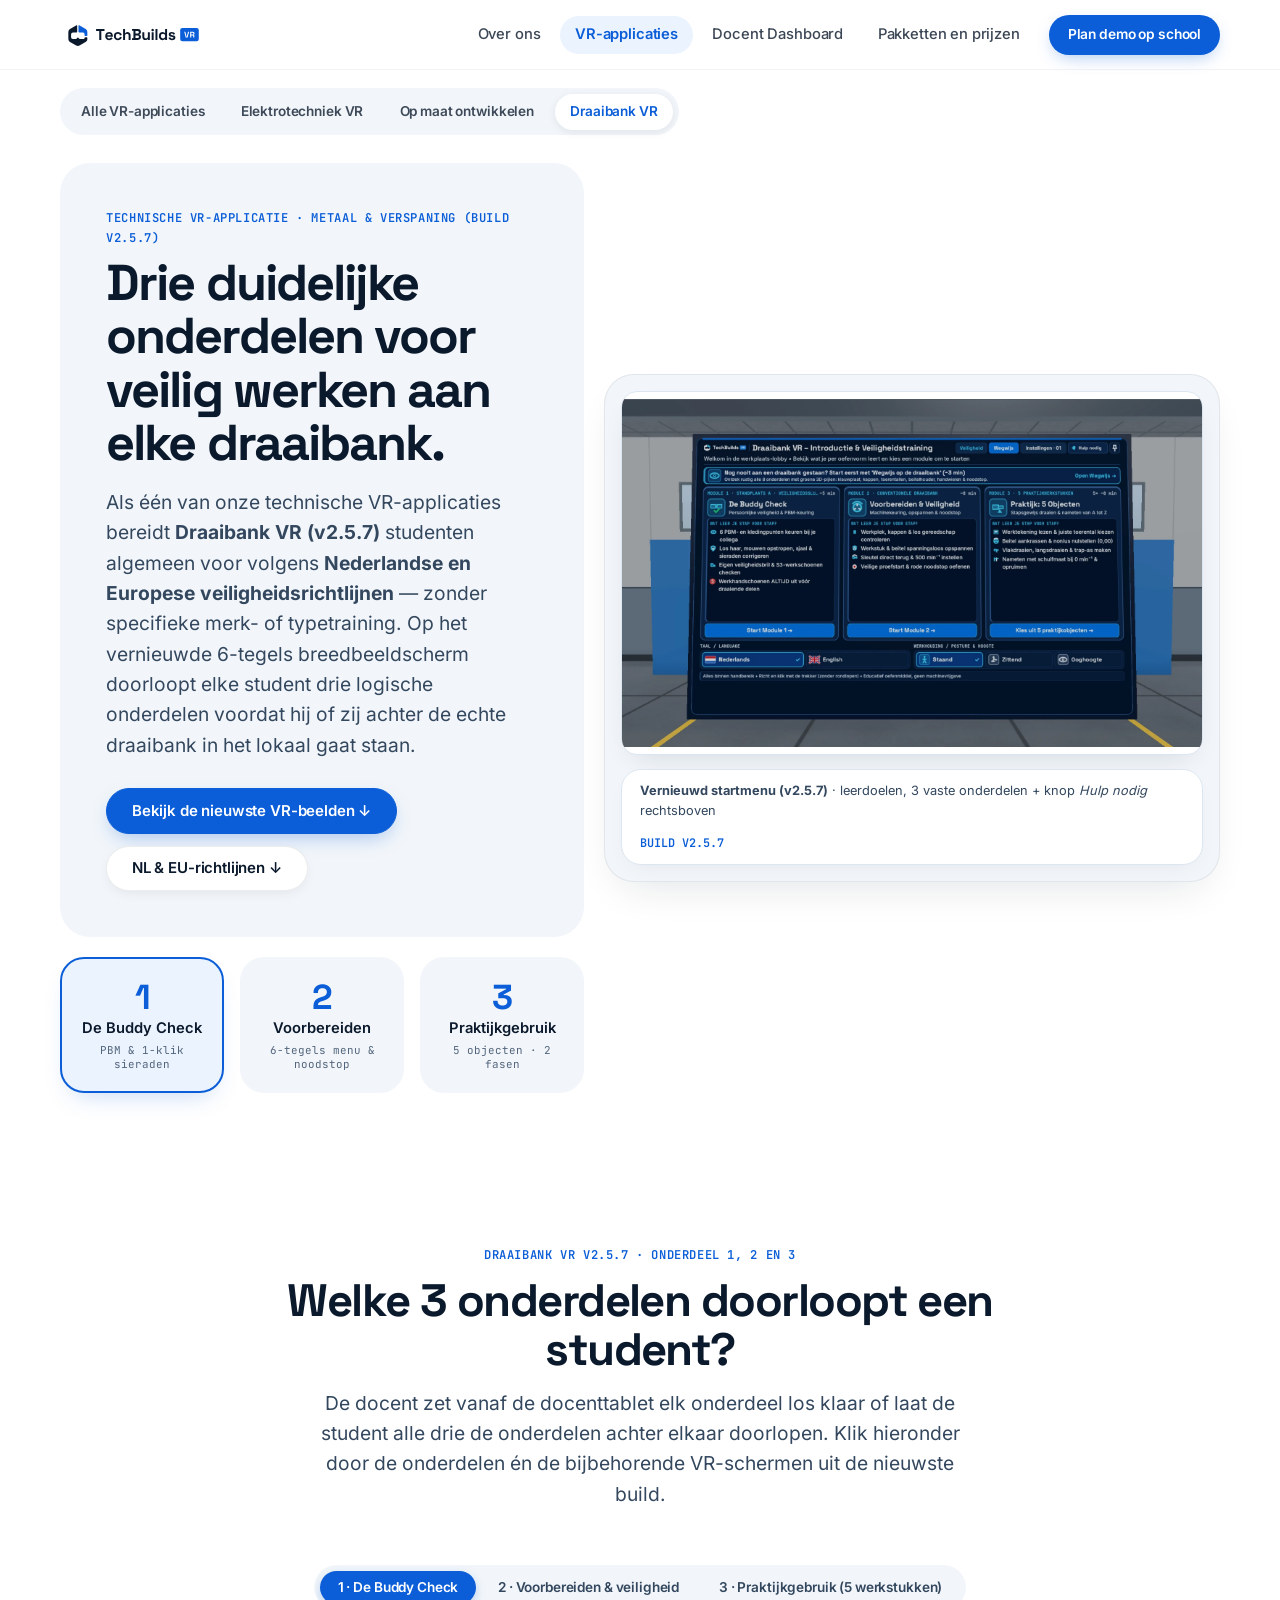
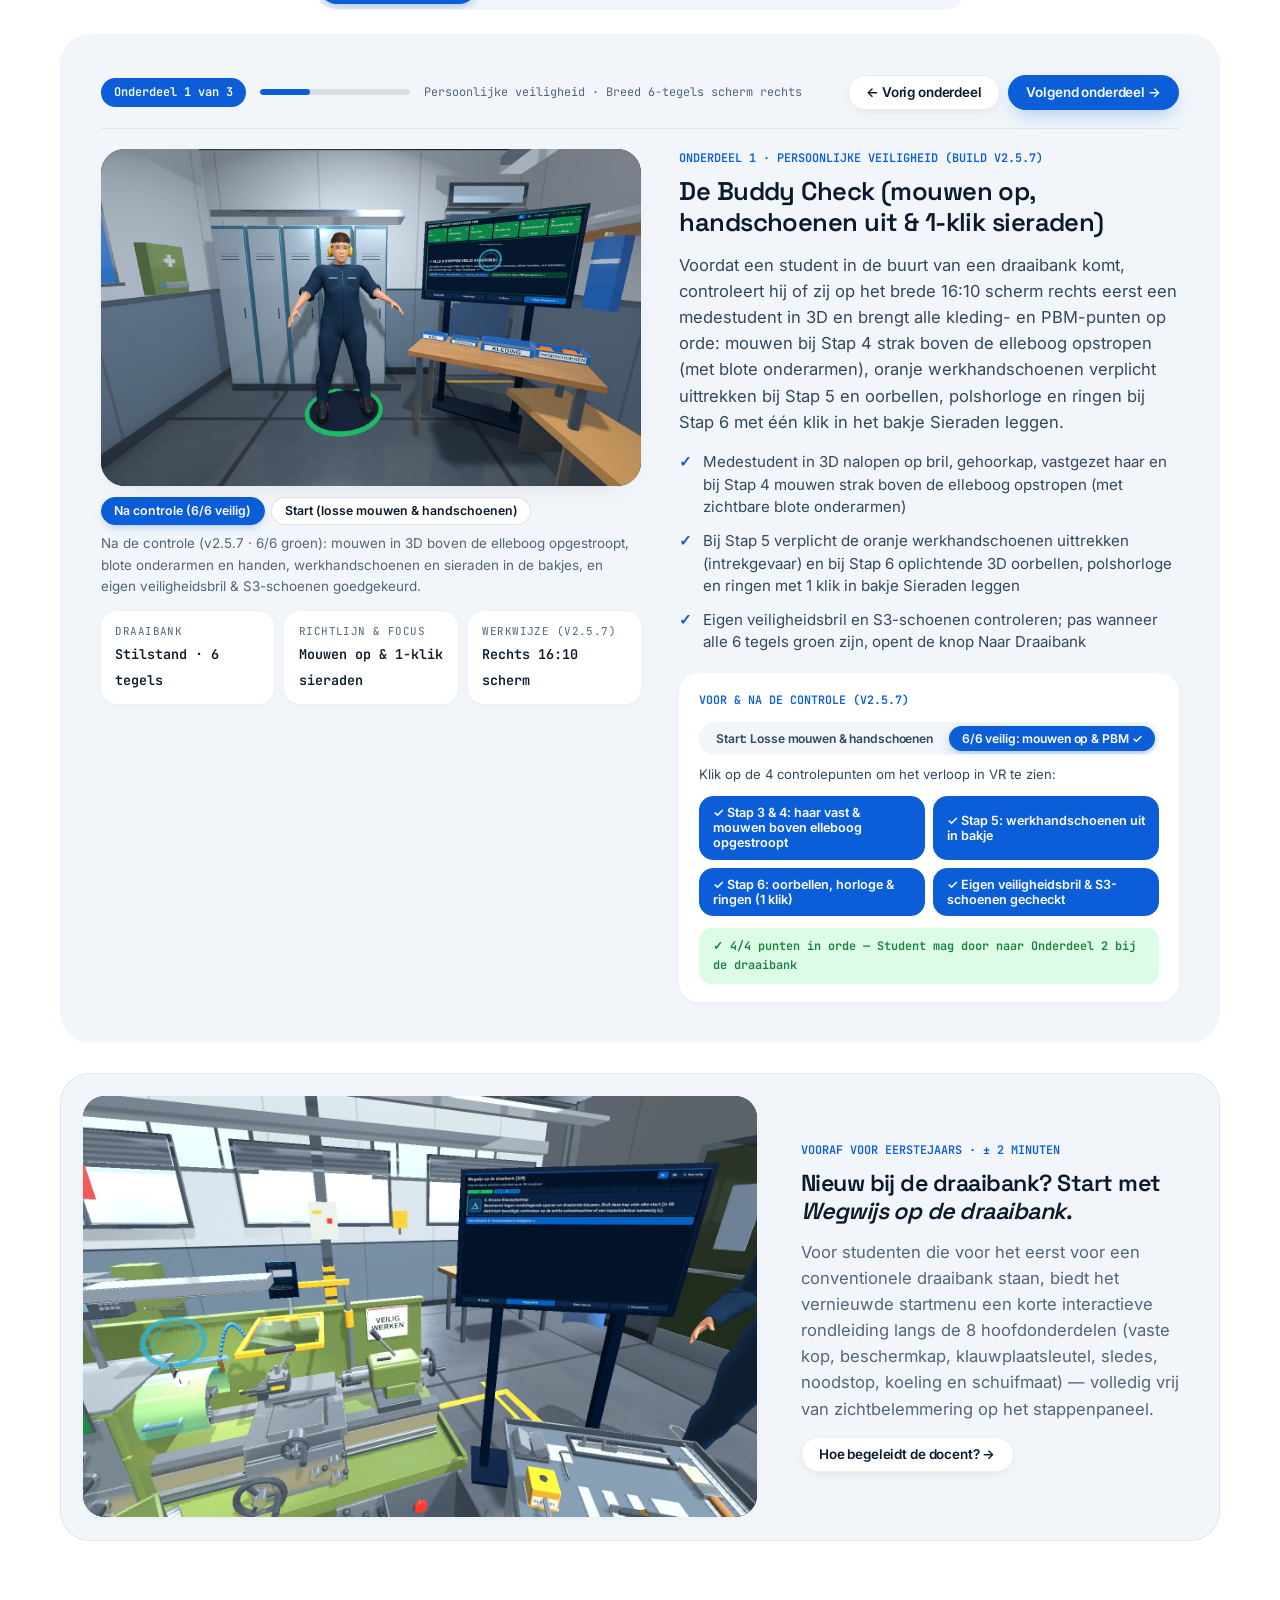
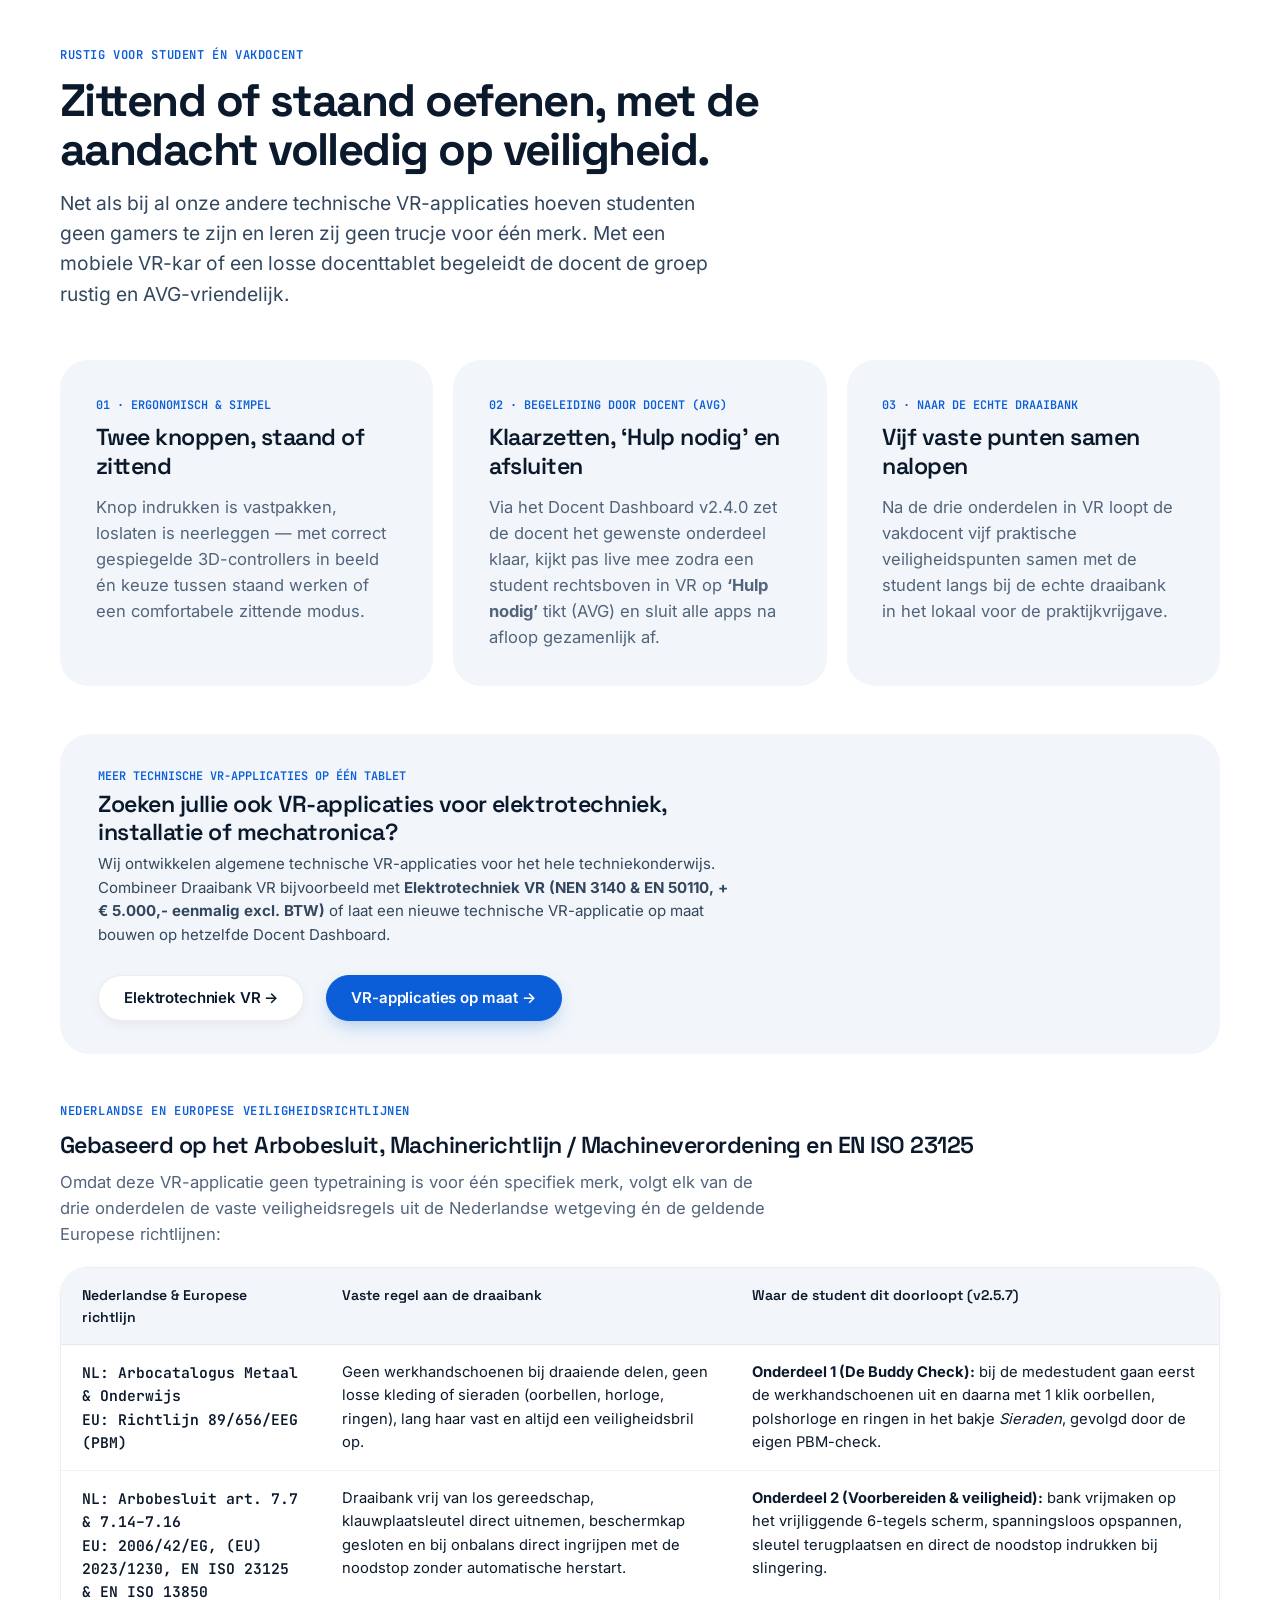
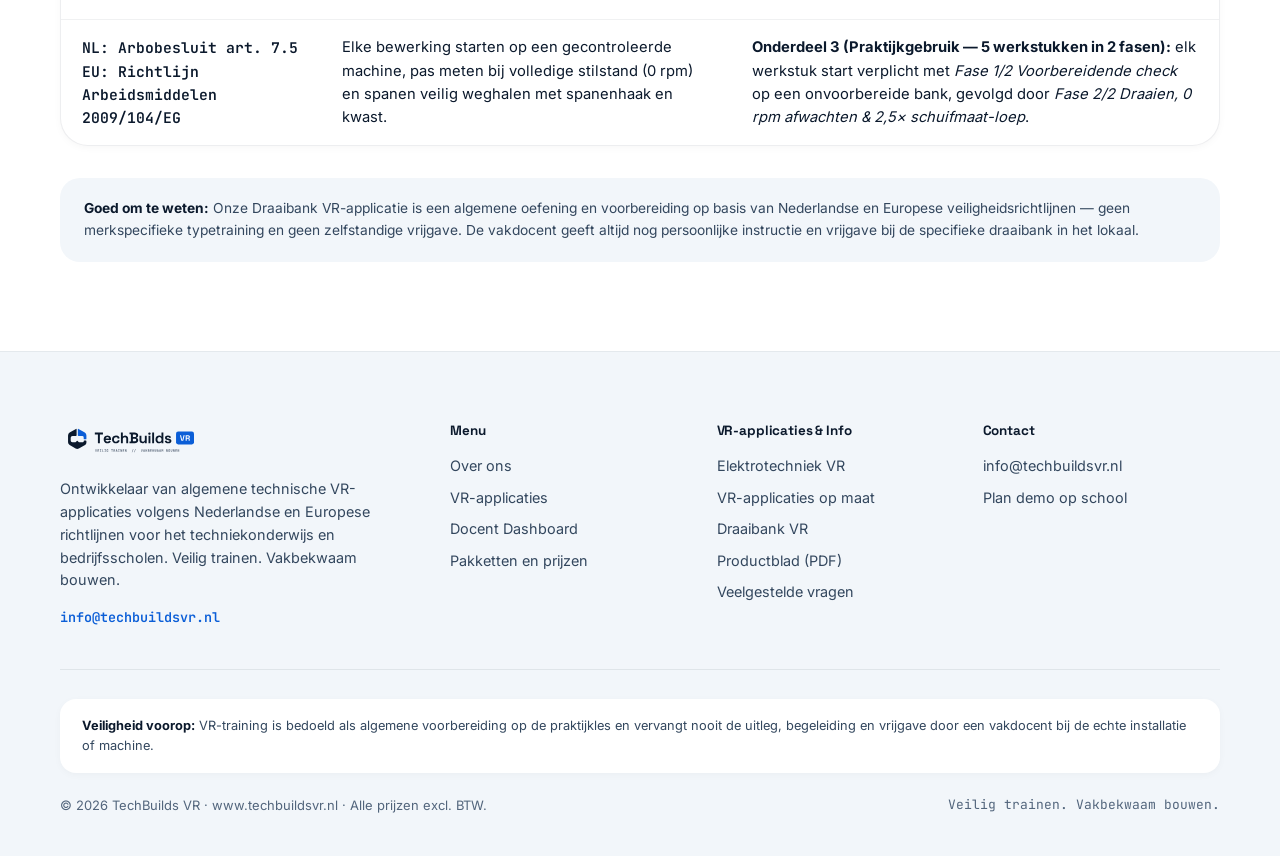
<file: training-draaibank.html>
<!DOCTYPE html>
<html lang="nl">
<head>
  <meta charset="UTF-8" />
  <meta name="viewport" content="width=device-width, initial-scale=1.0" />
  <title>Draaibank VR (v2.5.7) — De 3 Onderdelen van de Praktijkvoorbereiding | TechBuilds VR</title>
  <meta name="description" content="Bekijk de nieuwste beelden van Draaibank VR v2.5.7: 1. De Buddy Check (met 1-klik sieraden), 2. Voorbereiden & veiligheid op een vrijliggend 6-tegels scherm en 3. Praktijkgebruik (5 werkstukken met verplichte tweefasencheck), volgens NL- en EU-richtlijnen." />
  <meta property="og:title" content="Draaibank VR v2.5.7 — Technische VR-applicatie in 3 onderdelen | TechBuilds VR" />
  <meta property="og:description" content="Algemene praktijkvoorbereiding volgens Nederlandse en Europese veiligheidsrichtlijnen: 1. De Buddy Check, 2. Voorbereiden & veiligheid, 3. Praktijkgebruik met 5 werkstukken in 2 verplichte fasen." />
  <meta property="og:image" content="assets/img/logo/OpenGraph_Social_Preview_1200x630.png" />
  <link rel="icon" type="image/svg+xml" href="assets/img/logo/favicon.svg" />
  <link rel="icon" type="image/png" sizes="32x32" href="assets/img/logo/favicon-32x32.png" />
  <link rel="apple-touch-icon" href="assets/img/logo/apple-touch-icon.png" />
  <link rel="stylesheet" href="assets/css/styles.css" />
</head>
<body class="has-mobile-bar">
  <a href="#hoofdinhoud" class="skip-link" id="skipToMainTraining">Direct naar hoofdinhoud</a>

  <!-- Witte Sticky Header (70px · 4-item simpel menu) -->
  <header class="site-header" id="siteHeader">
    <div class="container nav-inner">
      <a href="index.html" class="brand-logo" id="navBrandLogo" aria-label="TechBuilds VR Startpagina">
        <img src="assets/img/logo/TechBuildsVR_Logo_Primary_LightBG.svg" alt="TechBuilds VR" width="145" height="39" />
      </a>

      <div class="nav-right-group">
        <nav class="nav-center" aria-label="Hoofdmenu">
          <ul class="nav-links">
            <li><a href="index.html" class="nav-link" id="navLinkHome">Over ons</a></li>
            <li><a href="modules.html" class="nav-link" aria-current="page" id="navLinkModules">VR-applicaties</a></li>
            <li><a href="docentapp-tablet.html" class="nav-link" id="navLinkTablet">Docent Dashboard</a></li>
            <li><a href="prijzen-contact.html" class="nav-link" id="navLinkPrijzen">Pakketten en prijzen</a></li>
          </ul>
        </nav>

        <div class="nav-actions nav-actions-desktop">
          <a href="prijzen-contact.html?onderwerp=demo#aanvraag" class="nav-cta-pill" id="navCtaDemo">Plan demo op school</a>
        </div>

        <button type="button" class="mobile-menu-btn" id="mobileMenuBtn" aria-expanded="false" aria-controls="mobileDrawer" aria-label="Menu openen">
          <svg width="20" height="20" viewBox="0 0 24 24" fill="none" stroke="currentColor" stroke-width="2" aria-hidden="true">
            <path d="M4 8h16M4 16h16" stroke-linecap="round"/>
          </svg>
        </button>
      </div>
    </div>

    <div class="scroll-progress-track" aria-hidden="true">
      <div class="scroll-progress-bar" id="scrollProgressBar"></div>
    </div>

    <div class="mobile-drawer" id="mobileDrawer">
      <div class="container">
        <ul class="mobile-drawer-list">
          <li><a href="index.html" id="mobLinkHome">Over ons</a></li>
          <li><a href="modules.html" aria-current="page" id="mobLinkModules">VR-applicaties</a></li>
          <li><a href="docentapp-tablet.html" id="mobLinkTablet">Docent Dashboard</a></li>
          <li><a href="prijzen-contact.html" id="mobLinkPrijzen">Pakketten en prijzen</a></li>
        </ul>
        <a href="prijzen-contact.html?onderwerp=demo#aanvraag" class="btn btn-primary" id="mobCtaDemo" style="width:100%;">Plan demo op school</a>
      </div>
    </div>
  </header>

  <main id="hoofdinhoud">
    <!-- VR-Applicatie Snelwisselaar -->
    <div class="module-subnav-wrap">
      <div class="container">
        <nav class="module-subnav" aria-label="Keuze VR-applicaties">
          <a href="modules.html" class="module-subnav-pill">Alle VR-applicaties</a>
          <a href="training-elektrotechniek.html" class="module-subnav-pill">Elektrotechniek VR</a>
          <a href="maatwerk.html" class="module-subnav-pill">Op maat ontwikkelen</a>
          <a href="training-draaibank.html" class="module-subnav-pill is-active" aria-current="page">Draaibank VR</a>
        </nav>
      </div>
    </div>

    <!-- Hero Draaibank VR v2.5.7 -->
    <section class="hero-bento" aria-label="Technische VR-applicatie Draaibank VR v2.5.7">
      <div class="container hero-bento-grid">
        <div class="hero-bento-left">
          <div class="bento-statement-tile">
            <span class="section-kicker" style="margin-bottom:0.5rem;display:block;">Technische VR-applicatie · Metaal &amp; Verspaning (Build v2.5.7)</span>
            <h1 class="h1-page">Drie duidelijke onderdelen voor veilig werken aan elke draaibank.</h1>
            <p class="lead">
              Als één van onze technische VR-applicaties bereidt <strong>Draaibank VR (v2.5.7)</strong> studenten algemeen voor volgens <strong>Nederlandse en Europese veiligheidsrichtlijnen</strong> — zonder specifieke merk- of typetraining. Op het vernieuwde 6-tegels breedbeeldscherm doorloopt elke student drie logische onderdelen voordat hij of zij achter de echte draaibank in het lokaal gaat staan.
            </p>
            <div class="btn-group">
              <a href="#module-studio" class="btn btn-primary" id="trainHeroStudioBtn">Bekijk de nieuwste VR-beelden ↓</a>
              <a href="#arbokader" class="btn btn-white" id="trainHeroNormBtn">NL &amp; EU-richtlijnen ↓</a>
            </div>
          </div>

          <div class="hero-metrics-row" role="group" aria-label="Spring direct naar één van de 3 onderdelen">
            <button type="button" class="bento-metric-tile is-active" data-jump-module="M1" id="trainTileM1">
              <span class="metric-num">1</span>
              <span class="metric-label">De Buddy Check</span>
              <span class="metric-sub">PBM &amp; 1-klik sieraden</span>
            </button>

            <button type="button" class="bento-metric-tile" data-jump-module="M2" id="trainTileM2">
              <span class="metric-num">2</span>
              <span class="metric-label">Voorbereiden</span>
              <span class="metric-sub">6-tegels menu &amp; noodstop</span>
            </button>

            <button type="button" class="bento-metric-tile" data-jump-module="M3" id="trainTileM3">
              <span class="metric-num">3</span>
              <span class="metric-label">Praktijkgebruik</span>
              <span class="metric-sub">5 objecten · 2 fasen</span>
            </button>
          </div>
        </div>

        <div class="hero-photo-tile hero-photo-tile--dashboard">
          <img src="assets/img/draaibank/draaibank_06_vr_keuzemenu_3_onderdelen.webp" class="hero-photo-img" alt="Vernieuwd groot startmenu in Draaibank VR v2.5.7 met leerdoelen, 3 vaste onderdelen en de knop Hulp nodig rechtsboven" width="1600" height="960" />
          <div class="hero-frosted-dock">
            <div class="hero-dock-caption-row">
              <span><strong>Vernieuwd startmenu (v2.5.7)</strong> · leerdoelen, 3 vaste onderdelen + knop <em>Hulp nodig</em> rechtsboven</span>
              <span class="mono" style="font-size:0.74rem;font-weight:600;color:var(--tb-cobalt);">BUILD V2.5.7</span>
            </div>
          </div>
        </div>
      </div>
    </section>

    <!-- Interactief Overzicht van de 3 Onderdelen (v2.5.7) -->
    <section class="section section-surface" id="module-studio">
      <div class="container">
        <div class="section-intro-center reveal-item">
          <span class="section-kicker">Draaibank VR v2.5.7 · Onderdeel 1, 2 en 3</span>
          <h2 class="h2-section">Welke 3 onderdelen doorloopt een student?</h2>
          <p class="lead">
            De docent zet vanaf de docenttablet elk onderdeel los klaar of laat de student alle drie de onderdelen achter elkaar doorlopen. Klik hieronder door de onderdelen én de bijbehorende VR-schermen uit de nieuwste build.
          </p>
        </div>

        <div class="segmented-wrap">
          <div class="segmented-control" role="tablist" aria-label="Selecteer onderdeel 1, 2 of 3">
            <button type="button" class="segmented-btn is-active" role="tab" aria-selected="true" data-module-tab="M1" id="tabModM1">1 · De Buddy Check</button>
            <button type="button" class="segmented-btn" role="tab" aria-selected="false" data-module-tab="M2" id="tabModM2">2 · Voorbereiden &amp; veiligheid</button>
            <button type="button" class="segmented-btn" role="tab" aria-selected="false" data-module-tab="M3" id="tabModM3">3 · Praktijkgebruik (5 werkstukken)</button>
          </div>
        </div>

        <div class="module-studio">
          <div class="studio-progress-header">
            <div class="studio-progress-meta">
              <span class="studio-step-pill" id="modStepCounter">Onderdeel 1 van 3</span>
              <div class="studio-progress-track" aria-hidden="true">
                <div class="studio-progress-fill" id="modProgressFill"></div>
              </div>
              <span class="mono muted" style="font-size:0.74rem;" id="modStandplaatsHint">Persoonlijke veiligheid · 6-tegels breedbeeldscherm</span>
            </div>

            <div class="studio-nav-btns">
              <button type="button" class="btn btn-white btn-sm" id="btnPrevModule">← Vorig onderdeel</button>
              <button type="button" class="btn btn-primary btn-sm" id="btnNextModule">Volgend onderdeel →</button>
            </div>
          </div>

          <div class="module-studio-grid">
            <div>
              <div class="module-shot-frame">
                <img id="modViewImg" src="assets/img/draaibank/draaibank_00b_buddy_check_compleet.webp" alt="Weergave van onderdeel 1 in Draaibank VR v2.5.7" width="1600" height="960" />
              </div>
              <div id="modSubViewBar" class="studio-subview-bar" aria-label="Wissel tussen VR-schermen binnen dit onderdeel"></div>
              <p id="modViewCaption" class="muted" style="font-size:0.84rem;margin:0.55rem 0 0 0;"></p>

              <!-- Overzichtsbalk per onderdeel -->
              <div class="module-telemetry-bar">
                <div class="module-tel-pill">
                  <span class="module-tel-label">Draaibank</span>
                  <span class="module-tel-val" id="modTelRpm">Stilstand (vooraf)</span>
                </div>
                <div class="module-tel-pill">
                  <span class="module-tel-label">Richtlijn &amp; focus</span>
                  <span class="module-tel-val" id="modTelTol">Arbobesluit &amp; PBM</span>
                </div>
                <div class="module-tel-pill">
                  <span class="module-tel-label">Werkwijze (v2.5.7)</span>
                  <span class="module-tel-val" id="modTelPos">Mouwen op · 1-klik sieraden</span>
                </div>
              </div>
            </div>

            <div>
              <span id="modViewCode" class="card-step">ONDERDEEL 1 · PERSOONLIJKE VEILIGHEID (V2.5.7)</span>
              <h3 id="modViewTitle" class="h3-card" style="font-size:1.6rem;">De Buddy Check (mouwen op, handschoenen uit &amp; 1-klik sieraden)</h3>
              <p id="modViewSummary" class="body-copy"></p>
              <ul id="modViewChecks" class="check-list"></ul>

              <!-- Voor/Na Vergelijker bij Onderdeel 1 -->
              <div id="m1BuddyInspector" class="m1-buddy-inspector">
                <div style="display:flex;align-items:center;justify-content:space-between;gap:0.75rem;flex-wrap:wrap;">
                  <span class="mono" style="font-size:0.73rem;font-weight:600;color:var(--tb-cobalt);">VOOR &amp; NA DE CONTROLE (V2.5.7)</span>
                  <div class="segmented-control" style="padding:0.2rem;background:var(--tb-blueprint-paper);box-shadow:none;">
                    <button type="button" class="segmented-btn" style="padding:0.32rem 0.78rem;font-size:0.76rem;" id="btnM1StateBefore" aria-selected="false">Start: Losse mouwen &amp; handschoenen</button>
                    <button type="button" class="segmented-btn is-active" style="padding:0.32rem 0.78rem;font-size:0.76rem;" id="btnM1StateAfter" aria-selected="true">6/6 veilig: mouwen op &amp; PBM ✓</button>
                  </div>
                </div>
                <p style="font-size:0.82rem;color:var(--tb-text-secondary);margin:0.55rem 0 0 0;">
                  Klik op de 4 controlepunten om het verloop in VR te zien:
                </p>
                <div class="m1-buddy-pills">
                  <button type="button" class="m1-check-chip is-checked" data-m1-chip="haar" id="m1ChipHaar">✓ Stap 3 &amp; 4: haar vast &amp; mouwen boven elleboog opgestroopt</button>
                  <button type="button" class="m1-check-chip is-checked" data-m1-chip="handschoenen" id="m1ChipHandschoenen">✓ Stap 5: werkhandschoenen uit in bakje</button>
                  <button type="button" class="m1-check-chip is-checked" data-m1-chip="sieraden" id="m1ChipSieraden">✓ Stap 6: oorbellen, horloge &amp; ringen (1 klik)</button>
                  <button type="button" class="m1-check-chip is-checked" data-m1-chip="bril" id="m1ChipBril">✓ Eigen veiligheidsbril &amp; S3-schoenen gecheckt</button>
                </div>
                <div id="m1GateBanner" class="m1-gate-banner is-safe">
                  ✓ 4/4 punten in orde — Student mag door naar Onderdeel 2 bij de draaibank
                </div>
              </div>

              <!-- Overzicht van de 5 werkstukken bij Onderdeel 3 (2 verplichte fasen) -->
              <div id="m3ObjectsInspector" class="objects-five-list" style="display:none;">
                <span class="mono" style="font-size:0.73rem;font-weight:600;color:var(--tb-cobalt);">5 WERKSTUKKEN · ELK MET VERPLICHTE FASE 1/2 CHECK + FASE 2/2 DRAAIEN</span>
                <div class="objects-five-grid">
                  <div class="object-mini-item">
                    <strong>1. Gladde paspen</strong>
                    Ø 29,4 mm · eerst Fase 1/2 check, dan langsdraaien, 0 rpm &amp; schuifmaat
                  </div>
                  <div class="object-mini-item">
                    <strong>2. Afstandsbus</strong>
                    Kopvlak + Ø 29,0 mm · koeling gebruiken &amp; focus vasthouden
                  </div>
                  <div class="object-mini-item">
                    <strong>3. Getrapte as</strong>
                    Ø 29,4 &amp; trap Ø 28,0 mm · twee diameters volgens 2D-werktekening
                  </div>
                  <div class="object-mini-item">
                    <strong>4. Aluminium rol</strong>
                    1000 rpm · beitelwissel &amp; schoon opleveren met spanenhaak
                  </div>
                  <div class="object-mini-item">
                    <strong>5. Centerpen (storing)</strong>
                    Ø 28,4 mm · rustig handelen bij uitval van de machinelamp
                  </div>
                </div>
              </div>
            </div>
          </div>
        </div>

        <!-- Optionele rondleiding vooraf: Wegwijs op de draaibank (met v2.5.7 visual!) -->
        <div class="hardware-practice-banner reveal-item" style="margin-top:1.85rem;margin-bottom:0;">
          <div class="hardware-practice-media" style="aspect-ratio:16 / 10;">
            <img src="assets/img/draaibank/draaibank_08_vr_wegwijs_rondleiding.webp" alt="Interactieve rondleiding Wegwijs op de draaibank (2/8) in Draaibank VR v2.5.7 met de compacte draaibank en het vrijliggende breedbeeldmenu" width="1600" height="960" loading="lazy" />
          </div>
          <div class="hardware-practice-copy">
            <span class="card-step">VOORAF VOOR EERSTEJAARS · ± 2 MINUTEN</span>
            <h3 class="h3-card">Nieuw bij de draaibank? Start met <em>Wegwijs op de draaibank</em>.</h3>
            <p class="muted" style="margin:0 0 0.95rem 0;">
              Voor studenten die voor het eerst voor een conventionele draaibank staan, biedt het vernieuwde startmenu een korte interactieve rondleiding langs de 8 hoofdonderdelen (vaste kop, beschermkap, klauwplaatsleutel, sledes, noodstop, koeling en schuifmaat) — volledig vrij van zichtbelemmering op het stappenpaneel.
            </p>
            <a href="docentapp-tablet.html" class="btn btn-white btn-sm" id="draaibankToTabletBtn">Hoe begeleidt de docent? →</a>
          </div>
        </div>
      </div>
    </section>

    <!-- Begeleiding met kar of tablet + overdracht naar de echte draaibank -->
    <section class="section section-surface" style="padding-top:1rem;">
      <div class="container">
        <div class="section-intro reveal-item">
          <span class="section-kicker">Rustig voor student én vakdocent</span>
          <h2 class="h2-section">Zittend of staand oefenen, met de aandacht volledig op veiligheid.</h2>
          <p class="lead">
            Net als bij al onze andere technische VR-applicaties hoeven studenten geen gamers te zijn en leren zij geen trucje voor één merk. Met een mobiele VR-kar of een losse docenttablet begeleidt de docent de groep rustig en AVG-vriendelijk.
          </p>
        </div>

        <div class="grid-3" style="margin-bottom:3rem;">
          <article class="bento-tile reveal-item">
            <span class="card-step">01 · ERGONOMISCH &amp; SIMPEL</span>
            <h3 class="h3-card">Twee knoppen, staand of zittend</h3>
            <p class="muted" style="margin:0;">
              Knop indrukken is vastpakken, loslaten is neerleggen — met correct gespiegelde 3D-controllers in beeld én keuze tussen staand werken of een comfortabele zittende modus.
            </p>
          </article>

          <article class="bento-tile reveal-item">
            <span class="card-step">02 · BEGELEIDING DOOR DOCENT (AVG)</span>
            <h3 class="h3-card">Klaarzetten, ‘Hulp nodig’ en afsluiten</h3>
            <p class="muted" style="margin:0;">
              Via het Docent Dashboard v2.4.0 zet de docent het gewenste onderdeel klaar, kijkt pas live mee zodra een student rechtsboven in VR op <strong>‘Hulp nodig’</strong> tikt (AVG) en sluit alle apps na afloop gezamenlijk af.
            </p>
          </article>

          <article class="bento-tile reveal-item">
            <span class="card-step">03 · NAAR DE ECHTE DRAAIBANK</span>
            <h3 class="h3-card">Vijf vaste punten samen nalopen</h3>
            <p class="muted" style="margin:0;">
              Na de drie onderdelen in VR loopt de vakdocent vijf praktische veiligheidspunten samen met de student langs bij de echte draaibank in het lokaal voor de praktijkvrijgave.
            </p>
          </article>
        </div>

        <div class="addon-module-tile reveal-item" style="margin-bottom:3rem;">
          <div class="addon-module-copy">
            <span class="card-step" style="margin-bottom:0.25rem;">MEER TECHNISCHE VR-APPLICATIES OP ÉÉN TABLET</span>
            <h3 class="h3-card" style="margin-bottom:0.25rem;">Zoeken jullie ook VR-applicaties voor elektrotechniek, installatie of mechatronica?</h3>
            <p>
              Wij ontwikkelen algemene technische VR-applicaties voor het hele techniekonderwijs. Combineer Draaibank VR bijvoorbeeld met <strong>Elektrotechniek VR (NEN 3140 &amp; EN 50110, + € 5.000,- eenmalig excl. BTW)</strong> of laat een nieuwe technische VR-applicatie op maat bouwen op hetzelfde Docent Dashboard.
            </p>
          </div>
          <div class="addon-module-price-group">
            <a href="training-elektrotechniek.html" class="btn btn-white" id="draaibankToElektroBtn">Elektrotechniek VR →</a>
            <a href="maatwerk.html" class="btn btn-primary" id="draaibankComboTcoBtn">VR-applicaties op maat →</a>
          </div>
        </div>

        <!-- Wettelijk kader Nederlandse en Europese richtlijnen -->
        <div id="arbokader" class="reveal-item">
          <span class="section-kicker">Nederlandse en Europese veiligheidsrichtlijnen</span>
          <h3 class="h3-card" style="font-size:1.45rem;margin-bottom:0.55rem;">Gebaseerd op het Arbobesluit, Machinerichtlijn / Machineverordening en EN ISO 23125</h3>
          <p class="muted" style="max-width:72ch;margin:0 0 1.25rem 0;">
            Omdat deze VR-applicatie geen typetraining is voor één specifiek merk, volgt elk van de drie onderdelen de vaste veiligheidsregels uit de Nederlandse wetgeving én de geldende Europese richtlijnen:
          </p>
          <div class="tech-table-wrap">
            <table class="tech-table">
              <thead>
                <tr>
                  <th>Nederlandse &amp; Europese richtlijn</th>
                  <th>Vaste regel aan de draaibank</th>
                  <th>Waar de student dit doorloopt (v2.5.7)</th>
                </tr>
              </thead>
              <tbody>
                <tr>
                  <td class="mono"><strong>NL: Arbocatalogus Metaal &amp; Onderwijs<br />EU: Richtlijn 89/656/EEG (PBM)</strong></td>
                  <td>Geen werkhandschoenen bij draaiende delen, geen losse kleding of sieraden (oorbellen, horloge, ringen), lang haar vast en altijd een veiligheidsbril op.</td>
                  <td><strong>Onderdeel 1 (De Buddy Check):</strong> bij de medestudent gaan eerst de werkhandschoenen uit en daarna met 1 klik oorbellen, polshorloge en ringen in het bakje <em>Sieraden</em>, gevolgd door de eigen PBM-check.</td>
                </tr>
                <tr>
                  <td class="mono"><strong>NL: Arbobesluit art. 7.7 &amp; 7.14–7.16<br />EU: 2006/42/EG, (EU) 2023/1230, EN ISO 23125 &amp; EN ISO 13850</strong></td>
                  <td>Draaibank vrij van los gereedschap, klauwplaatsleutel direct uitnemen, beschermkap gesloten en bij onbalans direct ingrijpen met de noodstop zonder automatische herstart.</td>
                  <td><strong>Onderdeel 2 (Voorbereiden &amp; veiligheid):</strong> bank vrijmaken op het vrijliggende 6-tegels scherm, spanningsloos opspannen, sleutel terugplaatsen en direct de noodstop indrukken bij slingering.</td>
                </tr>
                <tr>
                  <td class="mono"><strong>NL: Arbobesluit art. 7.5<br />EU: Richtlijn Arbeidsmiddelen 2009/104/EG</strong></td>
                  <td>Elke bewerking starten op een gecontroleerde machine, pas meten bij volledige stilstand (0 rpm) en spanen veilig weghalen met spanenhaak en kwast.</td>
                  <td><strong>Onderdeel 3 (Praktijkgebruik — 5 werkstukken in 2 fasen):</strong> elk werkstuk start verplicht met <em>Fase 1/2 Voorbereidende check</em> op een onvoorbereide bank, gevolgd door <em>Fase 2/2 Draaien, 0 rpm afwachten &amp; 2,5× schuifmaat-loep</em>.</td>
                </tr>
              </tbody>
            </table>
          </div>

          <div class="ac24-notice" style="margin-top:2rem;">
            <strong>Goed om te weten:</strong> Onze Draaibank VR-applicatie is een algemene oefening en voorbereiding op basis van Nederlandse en Europese veiligheidsrichtlijnen — geen merkspecifieke typetraining en geen zelfstandige vrijgave. De vakdocent geeft altijd nog persoonlijke instructie en vrijgave bij de specifieke draaibank in het lokaal.
          </div>
        </div>
      </div>
    </section>
  </main>

  <footer class="site-footer">
    <div class="container">
      <div class="footer-grid">
        <div>
          <img src="assets/img/logo/TechBuildsVR_Logo_With_Tagline.svg" alt="TechBuilds VR — Veilig trainen. Vakbekwaam bouwen." class="footer-logo" width="140" height="42" />
          <p style="margin:0 0 0.65rem 0;font-size:0.9rem;color:var(--tb-text-secondary);max-width:40ch;">
            Ontwikkelaar van algemene technische VR-applicaties volgens Nederlandse en Europese richtlijnen voor het techniekonderwijs en bedrijfsscholen. Veilig trainen. Vakbekwaam bouwen.
          </p>
          <a href="mailto:info@techbuildsvr.nl" class="mono" style="font-size:0.84rem;font-weight:600;color:var(--tb-cobalt);">info@techbuildsvr.nl</a>
        </div>
        <div>
          <h3 class="footer-heading">Menu</h3>
          <ul class="footer-links">
            <li><a href="index.html">Over ons</a></li>
            <li><a href="modules.html">VR-applicaties</a></li>
            <li><a href="docentapp-tablet.html">Docent Dashboard</a></li>
            <li><a href="prijzen-contact.html">Pakketten en prijzen</a></li>
          </ul>
        </div>
        <div>
          <h3 class="footer-heading">VR-applicaties &amp; Info</h3>
          <ul class="footer-links">
            <li><a href="training-elektrotechniek.html">Elektrotechniek VR</a></li>
            <li><a href="maatwerk.html">VR-applicaties op maat</a></li>
            <li><a href="training-draaibank.html">Draaibank VR</a></li>
            <li><a href="assets/docs/Productblad_TechBuilds_VR_v1.1.pdf" target="_blank" rel="noopener">Productblad (PDF)</a></li>
            <li><a href="prijzen-contact.html#faq">Veelgestelde vragen</a></li>
          </ul>
        </div>
        <div>
          <h3 class="footer-heading">Contact</h3>
          <ul class="footer-links">
            <li><a href="mailto:info@techbuildsvr.nl">info@techbuildsvr.nl</a></li>
            <li><a href="prijzen-contact.html?onderwerp=demo#aanvraag">Plan demo op school</a></li>
          </ul>
        </div>
      </div>
      <div class="footer-ac24">
        <strong>Veiligheid voorop:</strong> VR-training is bedoeld als algemene voorbereiding op de praktijkles en vervangt nooit de uitleg, begeleiding en vrijgave door een vakdocent bij de echte installatie of machine.
      </div>
      <div class="footer-bottom">
        <span>© 2026 TechBuilds VR · www.techbuildsvr.nl · Alle prijzen excl. BTW.</span>
        <span class="mono">Veilig trainen. Vakbekwaam bouwen.</span>
      </div>
    </div>
  </footer>

  <div class="mobile-sticky-bar no-print" id="mobileStickyBar">
    <div class="mobile-sticky-copy">
      Draaibank VR v2.5.7 (3 onderdelen)
      <span>Algemene voorbereiding · NL &amp; EU</span>
    </div>
    <a href="prijzen-contact.html?onderwerp=demo#aanvraag" class="btn btn-primary btn-sm" id="mobileStickyDemoBtn">Plan demo</a>
  </div>

  <button type="button" class="back-to-top-btn no-print" id="backToTopBtn" aria-label="Terug naar boven">↑</button>

  <script src="assets/js/main.js"></script>
</body>
</html>
</file>
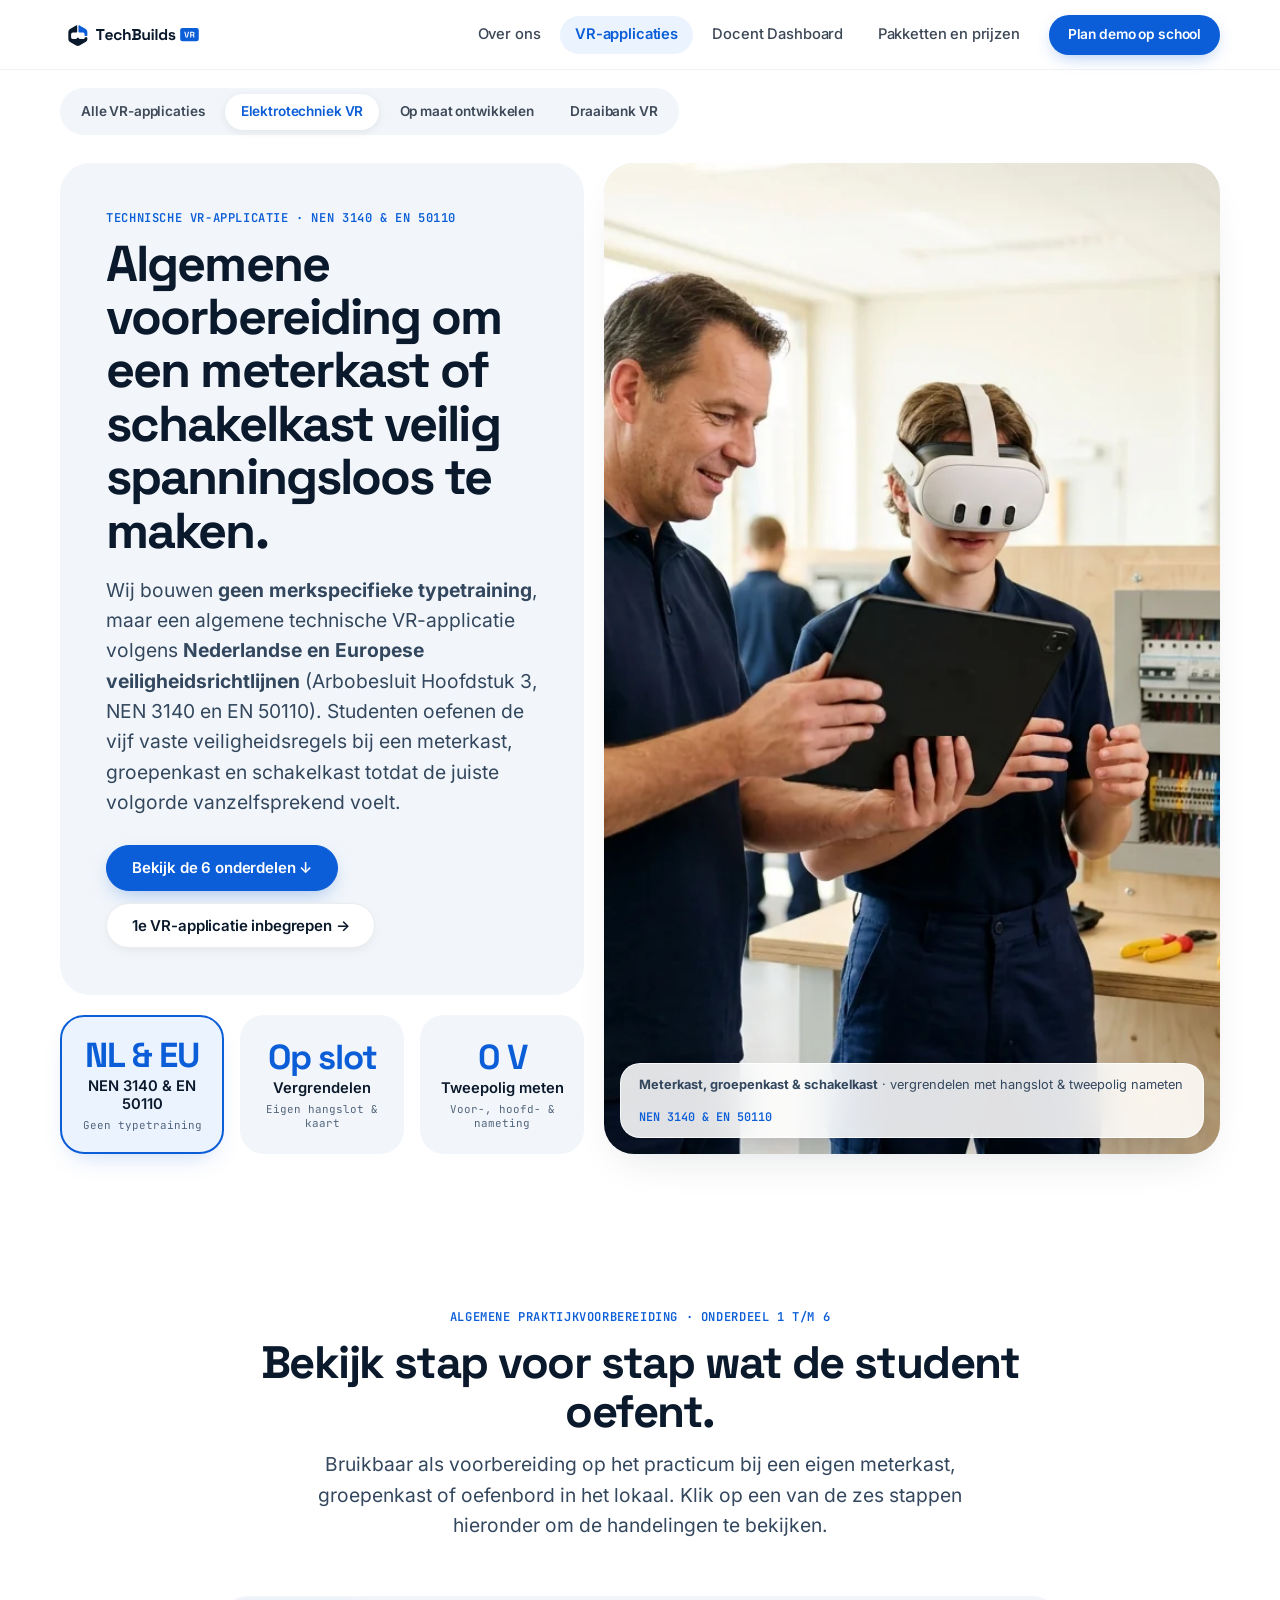
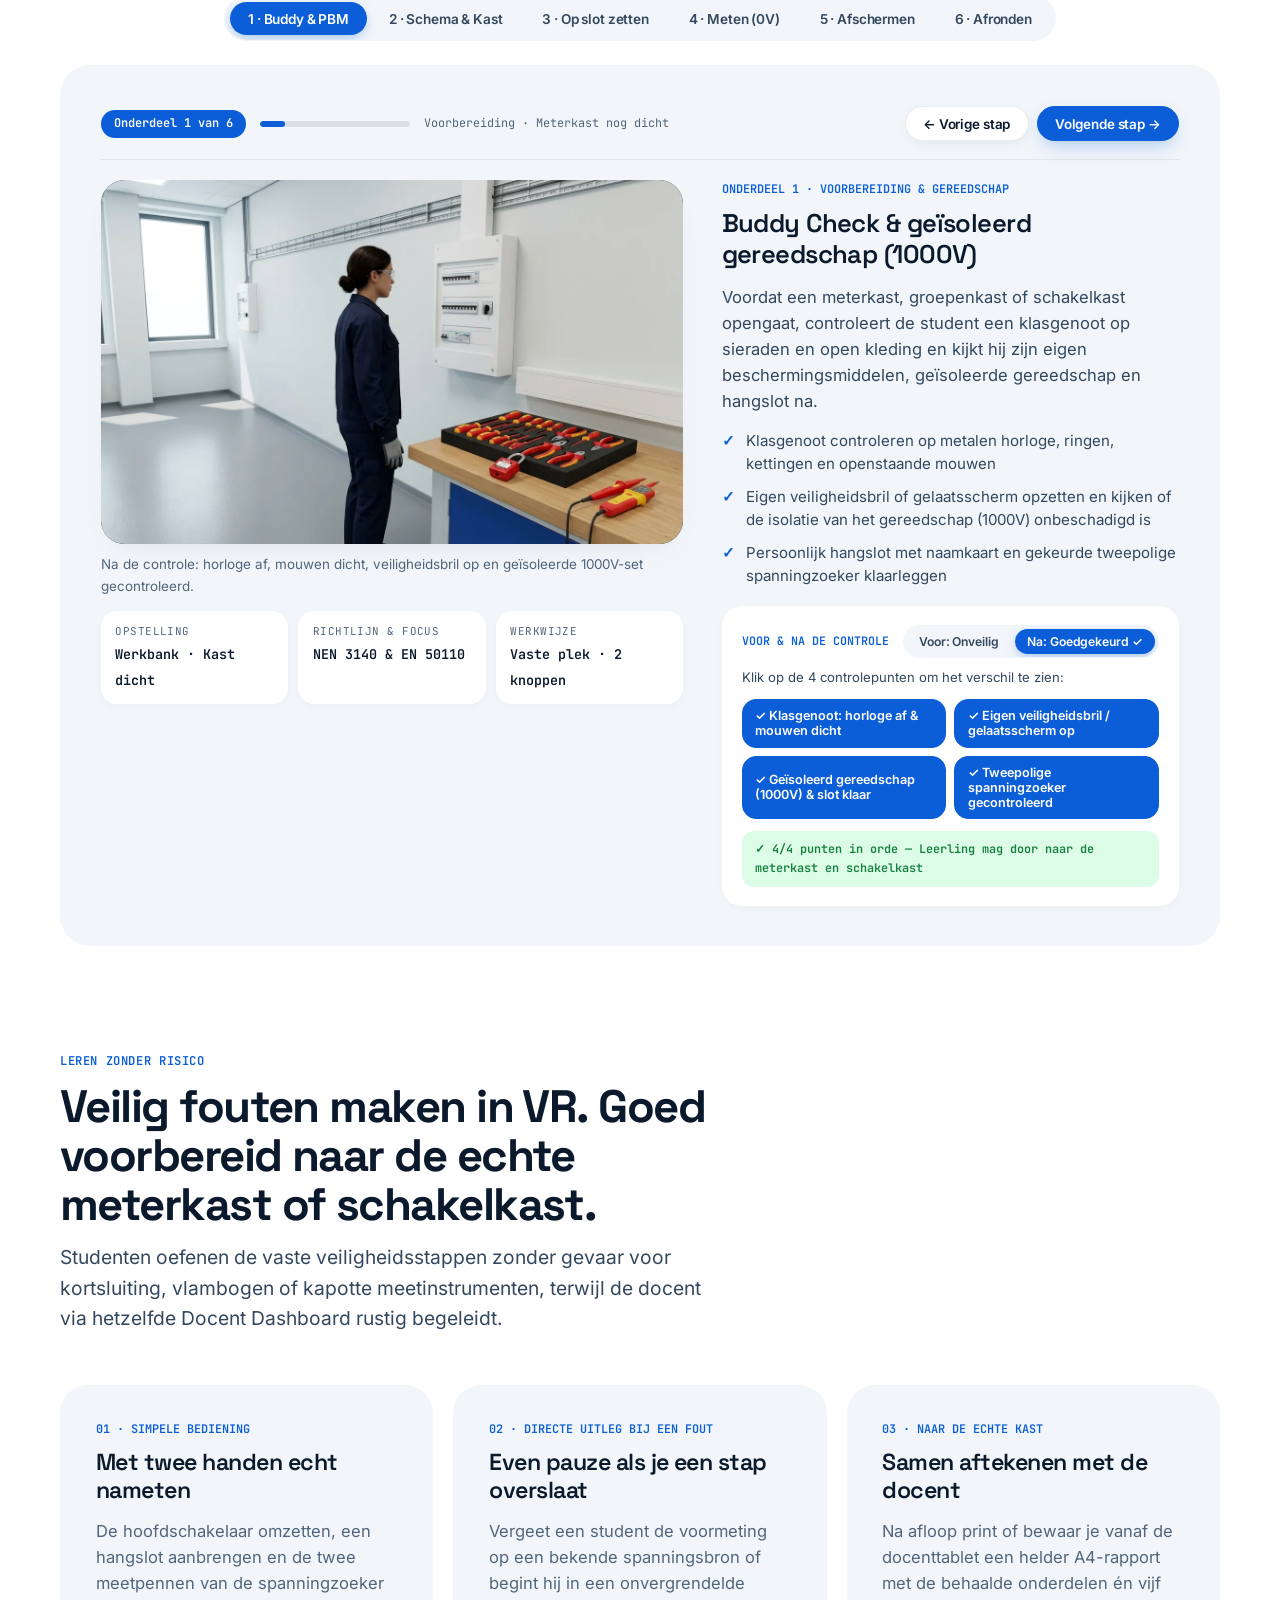
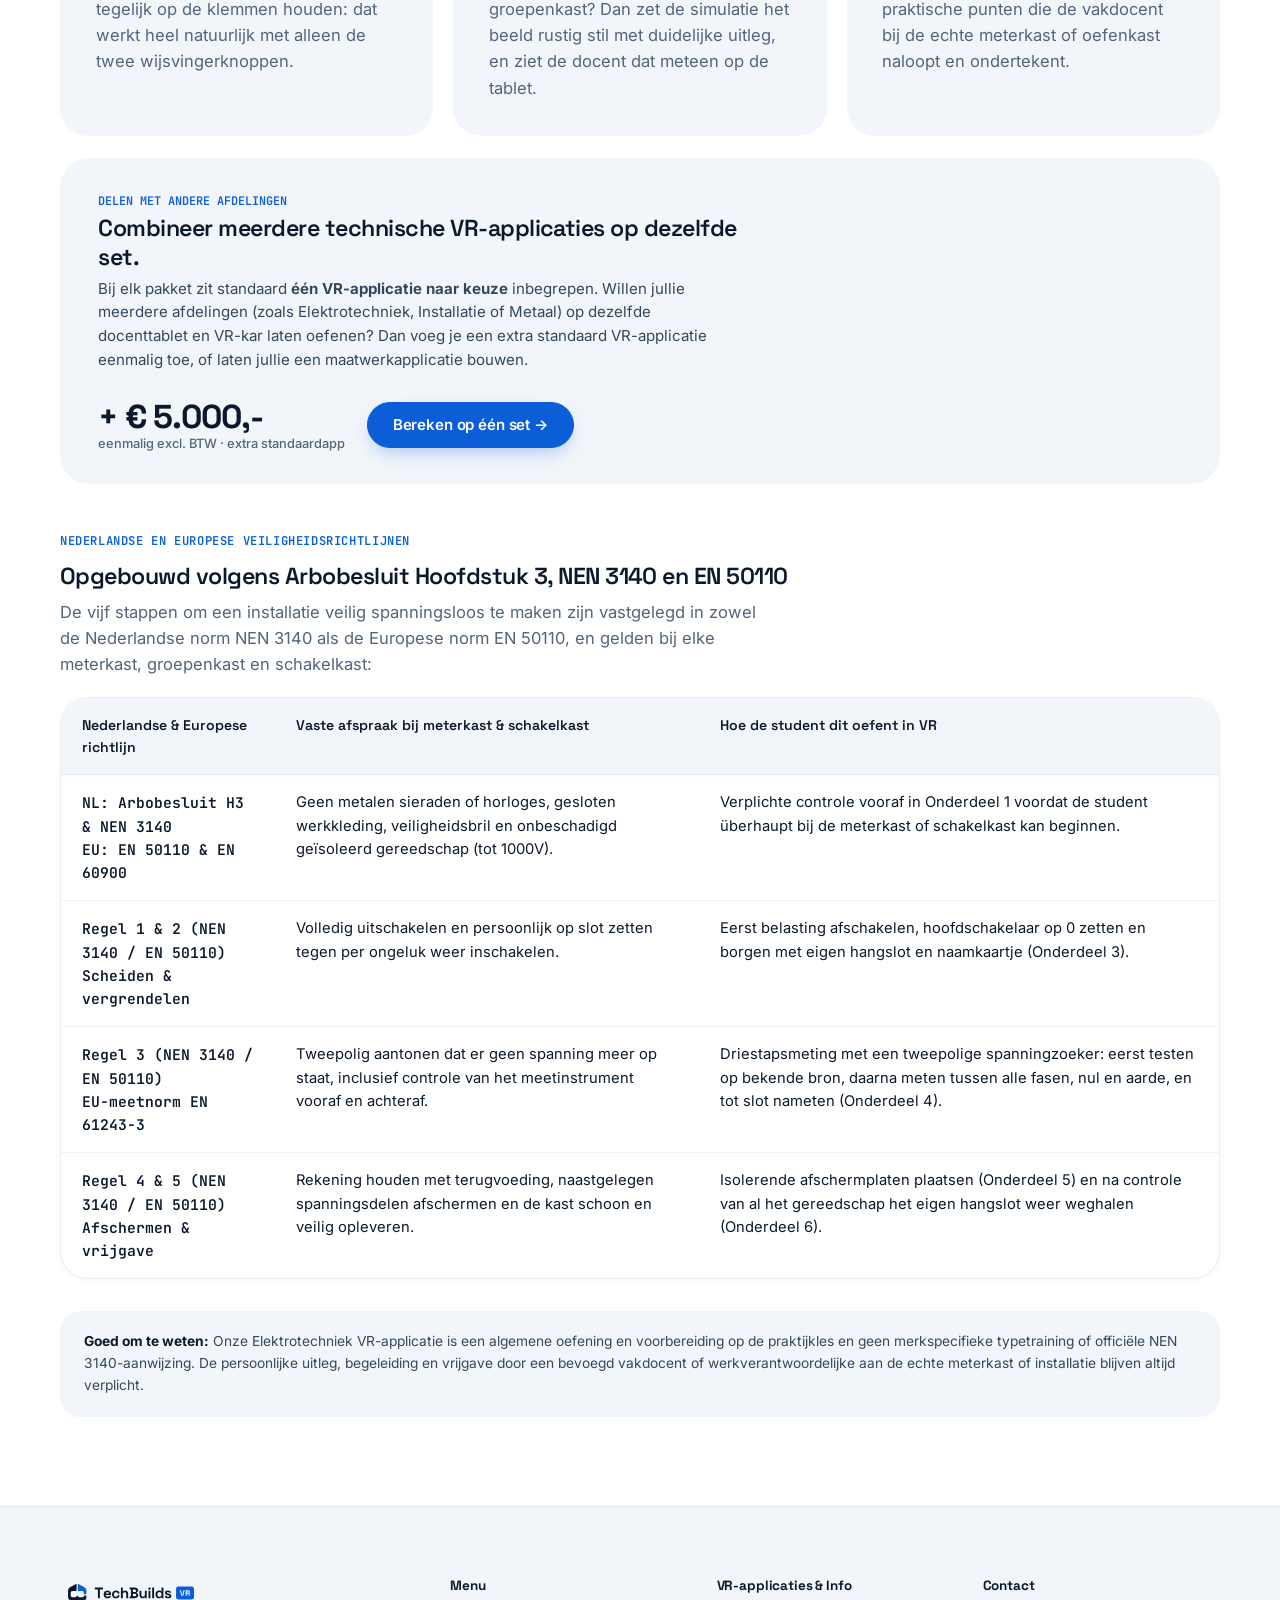
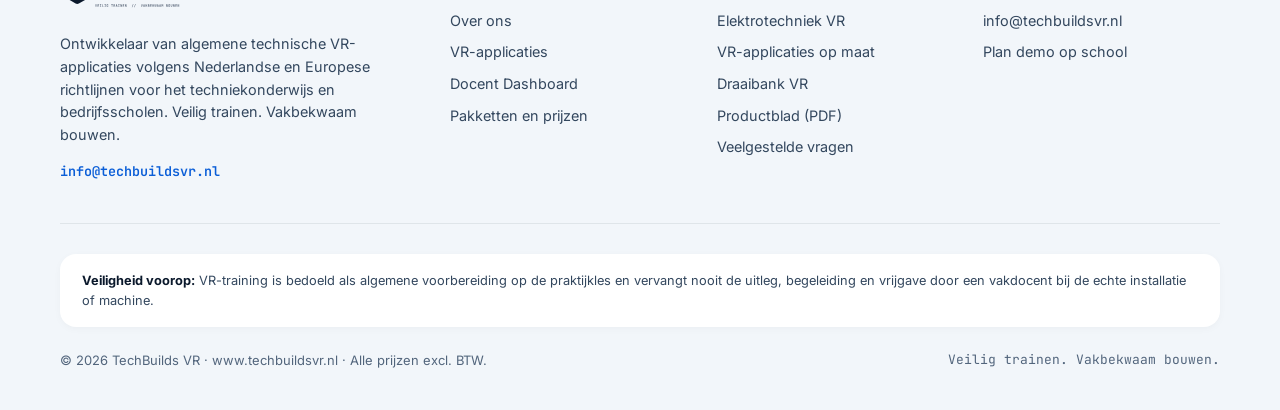
<file: training-elektrotechniek.html>
<!DOCTYPE html>
<html lang="nl">
<head>
  <meta charset="UTF-8" />
  <meta name="viewport" content="width=device-width, initial-scale=1.0" />
  <title>Elektrotechniek VR — Algemene Voorbereiding bij Meterkast &amp; Schakelkast | TechBuilds VR</title>
  <meta name="description" content="Algemene VR-praktijkvoorbereiding voor veilig spanningsloos werken bij een meterkast, groepenkast en schakelkast volgens Nederlandse en Europese richtlijnen (Arbobesluit Hoofdstuk 3, NEN 3140 en EN 50110)." />
  <meta property="og:title" content="Elektrotechniek VR — Meterkast, Groepenkast &amp; Schakelkast | TechBuilds VR" />
  <meta property="og:description" content="Algemene voorbereiding op veilig uitschakelen, vergrendelen met een hangslot en tweepolig nameten met een spanningzoeker, begeleid vanaf hetzelfde Docent Dashboard." />
  <meta property="og:image" content="assets/img/logo/OpenGraph_Social_Preview_1200x630.png" />
  <link rel="icon" type="image/svg+xml" href="assets/img/logo/favicon.svg" />
  <link rel="icon" type="image/png" sizes="32x32" href="assets/img/logo/favicon-32x32.png" />
  <link rel="apple-touch-icon" href="assets/img/logo/apple-touch-icon.png" />
  <link rel="stylesheet" href="assets/css/styles.css" />
</head>
<body class="has-mobile-bar">
  <a href="#hoofdinhoud" class="skip-link" id="skipToMainElektro">Direct naar hoofdinhoud</a>

  <!-- Witte Sticky Header (70px · 4-item simpel menu) -->
  <header class="site-header" id="siteHeader">
    <div class="container nav-inner">
      <a href="index.html" class="brand-logo" id="navBrandLogo" aria-label="TechBuilds VR Startpagina">
        <img src="assets/img/logo/TechBuildsVR_Logo_Primary_LightBG.svg" alt="TechBuilds VR" width="145" height="39" />
      </a>

      <div class="nav-right-group">
        <nav class="nav-center" aria-label="Hoofdmenu">
          <ul class="nav-links">
            <li><a href="index.html" class="nav-link" id="navLinkHome">Over ons</a></li>
            <li><a href="modules.html" class="nav-link" aria-current="page" id="navLinkModules">VR-applicaties</a></li>
            <li><a href="docentapp-tablet.html" class="nav-link" id="navLinkTablet">Docent Dashboard</a></li>
            <li><a href="prijzen-contact.html" class="nav-link" id="navLinkPrijzen">Pakketten en prijzen</a></li>
          </ul>
        </nav>

        <div class="nav-actions nav-actions-desktop">
          <a href="prijzen-contact.html?onderwerp=demo&amp;module=elektro#aanvraag" class="nav-cta-pill" id="navCtaDemo">Plan demo op school</a>
        </div>

        <button type="button" class="mobile-menu-btn" id="mobileMenuBtn" aria-expanded="false" aria-controls="mobileDrawer" aria-label="Menu openen">
          <svg width="20" height="20" viewBox="0 0 24 24" fill="none" stroke="currentColor" stroke-width="2" aria-hidden="true">
            <path d="M4 8h16M4 16h16" stroke-linecap="round"/>
          </svg>
        </button>
      </div>
    </div>

    <div class="scroll-progress-track" aria-hidden="true">
      <div class="scroll-progress-bar" id="scrollProgressBar"></div>
    </div>

    <div class="mobile-drawer" id="mobileDrawer">
      <div class="container">
        <ul class="mobile-drawer-list">
          <li><a href="index.html" id="mobLinkHome">Over ons</a></li>
          <li><a href="modules.html" aria-current="page" id="mobLinkModules">VR-applicaties</a></li>
          <li><a href="docentapp-tablet.html" id="mobLinkTablet">Docent Dashboard</a></li>
          <li><a href="prijzen-contact.html" id="mobLinkPrijzen">Pakketten en prijzen</a></li>
        </ul>
        <a href="prijzen-contact.html?onderwerp=demo&amp;module=elektro#aanvraag" class="btn btn-primary" id="mobCtaDemo" style="width:100%;">Plan demo op school</a>
      </div>
    </div>
  </header>

  <main id="hoofdinhoud">
    <!-- VR-Applicatie Snelwisselaar -->
    <div class="module-subnav-wrap">
      <div class="container">
        <nav class="module-subnav" aria-label="Keuze VR-applicaties">
          <a href="modules.html" class="module-subnav-pill">Alle VR-applicaties</a>
          <a href="training-elektrotechniek.html" class="module-subnav-pill is-active" aria-current="page">Elektrotechniek VR</a>
          <a href="maatwerk.html" class="module-subnav-pill">Op maat ontwikkelen</a>
          <a href="training-draaibank.html" class="module-subnav-pill">Draaibank VR</a>
        </nav>
      </div>
    </div>

    <!-- Hero Elektrotechniek VR -->
    <section class="hero-bento" aria-label="Elektrotechniek VR Meterkast en Schakelkast">
      <div class="container hero-bento-grid">
        <div class="hero-bento-left">
          <div class="bento-statement-tile">
            <span class="section-kicker" style="margin-bottom:0.5rem;display:block;">Technische VR-applicatie · NEN 3140 &amp; EN 50110</span>
            <h1 class="h1-page">Algemene voorbereiding om een meterkast of schakelkast veilig spanningsloos te maken.</h1>
            <p class="lead">
              Wij bouwen <strong>geen merkspecifieke typetraining</strong>, maar een algemene technische VR-applicatie volgens <strong>Nederlandse en Europese veiligheidsrichtlijnen</strong> (Arbobesluit Hoofdstuk 3, NEN 3140 en EN 50110). Studenten oefenen de vijf vaste veiligheidsregels bij een meterkast, groepenkast en schakelkast totdat de juiste volgorde vanzelfsprekend voelt.
            </p>
            <div class="btn-group">
              <a href="#module-studio" class="btn btn-primary" id="elektroHeroStudioBtn">Bekijk de 6 onderdelen ↓</a>
              <a href="prijzen-contact.html?module=elektro#pakketCalculator" class="btn btn-white" id="elektroHeroPriceBtn">1e VR-applicatie inbegrepen →</a>
            </div>
          </div>

          <div class="hero-metrics-row" role="group" aria-label="Spring direct naar een onderdeel">
            <button type="button" class="bento-metric-tile is-active" data-jump-module="E1" id="elektroTileE1">
              <span class="metric-num">NL &amp; EU</span>
              <span class="metric-label">NEN 3140 &amp; EN 50110</span>
              <span class="metric-sub">Geen typetraining</span>
            </button>

            <button type="button" class="bento-metric-tile" data-jump-module="E3" id="elektroTileE3">
              <span class="metric-num">Op slot</span>
              <span class="metric-label">Vergrendelen</span>
              <span class="metric-sub">Eigen hangslot &amp; kaart</span>
            </button>

            <button type="button" class="bento-metric-tile" data-jump-module="E4" id="elektroTileE4">
              <span class="metric-num">0 V</span>
              <span class="metric-label">Tweepolig meten</span>
              <span class="metric-sub">Voor-, hoofd- &amp; nameting</span>
            </button>
          </div>
        </div>

        <div class="hero-photo-tile hero-photo-tile--subpage">
          <img src="assets/img/elektro/hero_elektro_werkplaats.webp" class="hero-photo-img" alt="Elektrotechnieklokaal waar een student met een VR-bril oefent voor een groepenkast en schakelkast terwijl de vakdocent begeleidt met het Docent Dashboard" width="1200" height="896" />
          <div class="hero-frosted-dock">
            <div class="hero-dock-caption-row">
              <span><strong>Meterkast, groepenkast &amp; schakelkast</strong> · vergrendelen met hangslot &amp; tweepolig nameten</span>
              <span class="mono" style="font-size:0.74rem;font-weight:600;color:var(--tb-cobalt);">NEN 3140 &amp; EN 50110</span>
            </div>
          </div>
        </div>
      </div>
    </section>

    <!-- Interactief Overzicht van Onderdeel 1 t/m 6 -->
    <section class="section section-surface" id="module-studio" data-studio-domain="elektro">
      <div class="container">
        <div class="section-intro-center reveal-item">
          <span class="section-kicker">Algemene praktijkvoorbereiding · Onderdeel 1 t/m 6</span>
          <h2 class="h2-section">Bekijk stap voor stap wat de student oefent.</h2>
          <p class="lead">
            Bruikbaar als voorbereiding op het practicum bij een eigen meterkast, groepenkast of oefenbord in het lokaal. Klik op een van de zes stappen hieronder om de handelingen te bekijken.
          </p>
        </div>

        <div class="segmented-wrap">
          <div class="segmented-control" role="tablist" aria-label="Selecteer onderdeel 1 tot en met 6">
            <button type="button" class="segmented-btn is-active" role="tab" aria-selected="true" data-module-tab="E1" id="tabModE1">1 · Buddy &amp; PBM</button>
            <button type="button" class="segmented-btn" role="tab" aria-selected="false" data-module-tab="E2" id="tabModE2">2 · Schema &amp; Kast</button>
            <button type="button" class="segmented-btn" role="tab" aria-selected="false" data-module-tab="E3" id="tabModE3">3 · Op slot zetten</button>
            <button type="button" class="segmented-btn" role="tab" aria-selected="false" data-module-tab="E4" id="tabModE4">4 · Meten (0V)</button>
            <button type="button" class="segmented-btn" role="tab" aria-selected="false" data-module-tab="E5" id="tabModE5">5 · Afschermen</button>
            <button type="button" class="segmented-btn" role="tab" aria-selected="false" data-module-tab="E6" id="tabModE6">6 · Afronden</button>
          </div>
        </div>

        <div class="module-studio">
          <div class="studio-progress-header">
            <div class="studio-progress-meta">
              <span class="studio-step-pill" id="modStepCounter">Onderdeel 1 van 6</span>
              <div class="studio-progress-track" aria-hidden="true">
                <div class="studio-progress-fill" id="modProgressFill"></div>
              </div>
              <span class="mono muted" style="font-size:0.74rem;" id="modStandplaatsHint">Voorbereiding · Kast nog gesloten</span>
            </div>

            <div class="studio-nav-btns">
              <button type="button" class="btn btn-white btn-sm" id="btnPrevModule">← Vorige stap</button>
              <button type="button" class="btn btn-primary btn-sm" id="btnNextModule">Volgende stap →</button>
            </div>
          </div>

          <div class="module-studio-grid">
            <div>
              <div class="module-shot-frame">
                <img id="modViewImg" src="assets/img/elektro/elektro_00b_buddy_check_na.webp" alt="Weergave van Elektrotechniek onderdeel 1 in VR" width="1376" height="768" />
              </div>
              <p id="modViewCaption" class="muted" style="font-size:0.84rem;margin:0.65rem 0 0 0;"></p>

              <!-- Overzichtsbalk per onderdeel -->
              <div class="module-telemetry-bar">
                <div class="module-tel-pill">
                  <span class="module-tel-label">Opstelling</span>
                  <span class="module-tel-val" id="modTelRpm">Werkbank · Kast dicht</span>
                </div>
                <div class="module-tel-pill">
                  <span class="module-tel-label">Richtlijn &amp; focus</span>
                  <span class="module-tel-val" id="modTelTol">Kleding &amp; 1000V-set</span>
                </div>
                <div class="module-tel-pill">
                  <span class="module-tel-label">Werkwijze</span>
                  <span class="module-tel-val" id="modTelPos">Vaste plek · 2 knoppen</span>
                </div>
              </div>
            </div>

            <div>
              <span id="modViewCode" class="card-step">ONDERDEEL 1 · VOORBEREIDING &amp; GEREEDSCHAP</span>
              <h3 id="modViewTitle" class="h3-card" style="font-size:1.6rem;">Buddy Check &amp; geïsoleerd gereedschap</h3>
              <p id="modViewSummary" class="body-copy"></p>
              <ul id="modViewChecks" class="check-list"></ul>

              <!-- Voor/Na Vergelijker bij Onderdeel 1 -->
              <div id="m1BuddyInspector" class="m1-buddy-inspector">
                <div style="display:flex;align-items:center;justify-content:space-between;gap:0.75rem;flex-wrap:wrap;">
                  <span class="mono" style="font-size:0.73rem;font-weight:600;color:var(--tb-cobalt);">VOOR &amp; NA DE CONTROLE</span>
                  <div class="segmented-control" style="padding:0.2rem;background:var(--tb-blueprint-paper);box-shadow:none;">
                    <button type="button" class="segmented-btn" style="padding:0.32rem 0.78rem;font-size:0.76rem;" id="btnM1StateBefore" aria-selected="false">Voor: Onveilig</button>
                    <button type="button" class="segmented-btn is-active" style="padding:0.32rem 0.78rem;font-size:0.76rem;" id="btnM1StateAfter" aria-selected="true">Na: Goedgekeurd ✓</button>
                  </div>
                </div>
                <p style="font-size:0.82rem;color:var(--tb-text-secondary);margin:0.55rem 0 0 0;">
                  Klik op de 4 controlepunten om het verschil te zien:
                </p>
                <div class="m1-buddy-pills">
                  <button type="button" class="m1-check-chip is-checked" data-m1-chip="sieraden" id="e1ChipSieraden">✓ Klasgenoot: horloge af &amp; mouwen dicht</button>
                  <button type="button" class="m1-check-chip is-checked" data-m1-chip="bril" id="e1ChipBril">✓ Eigen veiligheidsbril / gelaatsscherm op</button>
                  <button type="button" class="m1-check-chip is-checked" data-m1-chip="gereedschap" id="e1ChipGereedschap">✓ Geïsoleerd gereedschap (1000V) &amp; slot klaar</button>
                  <button type="button" class="m1-check-chip is-checked" data-m1-chip="meter" id="e1ChipMeter">✓ Tweepolige spanningzoeker gecontroleerd</button>
                </div>
                <div id="m1GateBanner" class="m1-gate-banner is-safe">
                  ✓ 4/4 punten in orde — Leerling mag door naar de kast
                </div>
              </div>
            </div>
          </div>
        </div>
      </div>
    </section>

    <!-- Veilig fouten kunnen maken & Combineren -->
    <section class="section section-surface" style="padding-top:1rem;">
      <div class="container">
        <div class="section-intro reveal-item">
          <span class="section-kicker">Leren zonder risico</span>
          <h2 class="h2-section">Veilig fouten maken in VR. Goed voorbereid naar de echte meterkast of schakelkast.</h2>
          <p class="lead">
            Studenten oefenen de vaste veiligheidsstappen zonder gevaar voor kortsluiting, vlambogen of kapotte meetinstrumenten, terwijl de docent via hetzelfde Docent Dashboard rustig begeleidt.
          </p>
        </div>

        <div class="grid-3">
          <article class="bento-tile reveal-item">
            <span class="card-step">01 · SIMPELE BEDIENING</span>
            <h3 class="h3-card">Met twee handen echt nameten</h3>
            <p class="muted" style="margin:0;">
              De hoofdschakelaar omzetten, een hangslot aanbrengen en de twee meetpennen van de spanningzoeker tegelijk op de klemmen houden: dat werkt heel natuurlijk met alleen de twee wijsvingerknoppen.
            </p>
          </article>

          <article class="bento-tile reveal-item">
            <span class="card-step">02 · DIRECTE UITLEG BIJ EEN FOUT</span>
            <h3 class="h3-card">Even pauze als je een stap overslaat</h3>
            <p class="muted" style="margin:0;">
              Vergeet een student de voormeting op een bekende spanningsbron of begint hij in een onvergrendelde groepenkast? Dan zet de simulatie het beeld rustig stil met duidelijke uitleg, en ziet de docent dat meteen op de tablet.
            </p>
          </article>

          <article class="bento-tile reveal-item">
            <span class="card-step">03 · NAAR DE ECHTE KAST</span>
            <h3 class="h3-card">Samen aftekenen met de docent</h3>
            <p class="muted" style="margin:0;">
              Na afloop print of bewaar je vanaf de docenttablet een helder A4-rapport met de behaalde onderdelen én vijf praktische punten die de vakdocent bij de echte meterkast of oefenkast naloopt en ondertekent.
            </p>
          </article>
        </div>

        <!-- Combinatie-tegel -->
        <div class="addon-module-tile reveal-item" style="margin-bottom:3rem;">
          <div class="addon-module-copy">
            <span class="card-step" style="margin-bottom:0.25rem;">DELEN MET ANDERE AFDELINGEN</span>
            <h3 class="h3-card" style="margin-bottom:0.25rem;">Combineer meerdere technische VR-applicaties op dezelfde set.</h3>
            <p>
              Bij elk pakket zit standaard <strong>één VR-applicatie naar keuze</strong> inbegrepen. Willen jullie meerdere afdelingen (zoals Elektrotechniek, Installatie of Metaal) op dezelfde docenttablet en VR-kar laten oefenen? Dan voeg je een extra standaard VR-applicatie eenmalig toe, of laten jullie een maatwerkapplicatie bouwen.
            </p>
          </div>
          <div class="addon-module-price-group">
            <div class="addon-module-price">
              + € 5.000,-
              <span>eenmalig excl. BTW · extra standaardapp</span>
            </div>
            <a href="prijzen-contact.html?module=beide#pakketCalculator" class="btn btn-primary" id="elektroBtnAddModule">Bereken op één set →</a>
          </div>
        </div>

        <!-- Normenkader Nederlandse & Europese richtlijnen -->
        <div id="nenkader" class="reveal-item">
          <span class="section-kicker">Nederlandse en Europese veiligheidsrichtlijnen</span>
          <h3 class="h3-card" style="font-size:1.45rem;margin-bottom:0.55rem;">Opgebouwd volgens Arbobesluit Hoofdstuk 3, NEN 3140 en EN 50110</h3>
          <p class="muted" style="max-width:72ch;margin:0 0 1.25rem 0;">
            De vijf stappen om een installatie veilig spanningsloos te maken zijn vastgelegd in zowel de Nederlandse norm NEN 3140 als de Europese norm EN 50110, en gelden bij elke meterkast, groepenkast en schakelkast:
          </p>
          <div class="tech-table-wrap">
            <table class="tech-table">
              <thead>
                <tr>
                  <th>Nederlandse &amp; Europese richtlijn</th>
                  <th>Vaste afspraak bij meterkast &amp; schakelkast</th>
                  <th>Hoe de student dit oefent in VR</th>
                </tr>
              </thead>
              <tbody>
                <tr>
                  <td class="mono"><strong>NL: Arbobesluit H3 &amp; NEN 3140<br />EU: EN 50110 &amp; EN 60900</strong></td>
                  <td>Geen metalen sieraden of horloges, gesloten werkkleding, veiligheidsbril en onbeschadigd geïsoleerd gereedschap (tot 1000V).</td>
                  <td>Verplichte controle vooraf in Onderdeel 1 voordat de student überhaupt bij de meterkast of schakelkast kan beginnen.</td>
                </tr>
                <tr>
                  <td class="mono"><strong>Regel 1 &amp; 2 (NEN 3140 / EN 50110)<br />Scheiden &amp; vergrendelen</strong></td>
                  <td>Volledig uitschakelen en persoonlijk op slot zetten tegen per ongeluk weer inschakelen.</td>
                  <td>Eerst belasting afschakelen, hoofdschakelaar op 0 zetten en borgen met eigen hangslot en naamkaartje (Onderdeel 3).</td>
                </tr>
                <tr>
                  <td class="mono"><strong>Regel 3 (NEN 3140 / EN 50110)<br />EU-meetnorm EN 61243-3</strong></td>
                  <td>Tweepolig aantonen dat er geen spanning meer op staat, inclusief controle van het meetinstrument vooraf en achteraf.</td>
                  <td>Driestapsmeting met een tweepolige spanningzoeker: eerst testen op bekende bron, daarna meten tussen alle fasen, nul en aarde, en tot slot nameten (Onderdeel 4).</td>
                </tr>
                <tr>
                  <td class="mono"><strong>Regel 4 &amp; 5 (NEN 3140 / EN 50110)<br />Afschermen &amp; vrijgave</strong></td>
                  <td>Rekening houden met terugvoeding, naastgelegen spanningsdelen afschermen en de kast schoon en veilig opleveren.</td>
                  <td>Isolerende afschermplaten plaatsen (Onderdeel 5) en na controle van al het gereedschap het eigen hangslot weer weghalen (Onderdeel 6).</td>
                </tr>
              </tbody>
            </table>
          </div>

          <div class="ac24-notice" style="margin-top:2rem;">
            <strong>Goed om te weten:</strong> Onze Elektrotechniek VR-applicatie is een algemene oefening en voorbereiding op de praktijkles en geen merkspecifieke typetraining of officiële NEN 3140-aanwijzing. De persoonlijke uitleg, begeleiding en vrijgave door een bevoegd vakdocent of werkverantwoordelijke aan de echte meterkast of installatie blijven altijd verplicht.
          </div>
        </div>
      </div>
    </section>
  </main>

  <footer class="site-footer">
    <div class="container">
      <div class="footer-grid">
        <div>
          <img src="assets/img/logo/TechBuildsVR_Logo_With_Tagline.svg" alt="TechBuilds VR — Veilig trainen. Vakbekwaam bouwen." class="footer-logo" width="140" height="42" />
          <p style="margin:0 0 0.65rem 0;font-size:0.9rem;color:var(--tb-text-secondary);max-width:40ch;">
            Ontwikkelaar van algemene technische VR-applicaties volgens Nederlandse en Europese richtlijnen voor het techniekonderwijs en bedrijfsscholen. Veilig trainen. Vakbekwaam bouwen.
          </p>
          <a href="mailto:info@techbuildsvr.nl" class="mono" style="font-size:0.84rem;font-weight:600;color:var(--tb-cobalt);">info@techbuildsvr.nl</a>
        </div>
        <div>
          <h3 class="footer-heading">Menu</h3>
          <ul class="footer-links">
            <li><a href="index.html">Over ons</a></li>
            <li><a href="modules.html">VR-applicaties</a></li>
            <li><a href="docentapp-tablet.html">Docent Dashboard</a></li>
            <li><a href="prijzen-contact.html">Pakketten en prijzen</a></li>
          </ul>
        </div>
        <div>
          <h3 class="footer-heading">VR-applicaties &amp; Info</h3>
          <ul class="footer-links">
            <li><a href="training-elektrotechniek.html">Elektrotechniek VR</a></li>
            <li><a href="maatwerk.html">VR-applicaties op maat</a></li>
            <li><a href="training-draaibank.html">Draaibank VR</a></li>
            <li><a href="assets/docs/Productblad_TechBuilds_VR_v1.1.pdf" target="_blank" rel="noopener">Productblad (PDF)</a></li>
            <li><a href="prijzen-contact.html#faq">Veelgestelde vragen</a></li>
          </ul>
        </div>
        <div>
          <h3 class="footer-heading">Contact</h3>
          <ul class="footer-links">
            <li><a href="mailto:info@techbuildsvr.nl">info@techbuildsvr.nl</a></li>
            <li><a href="prijzen-contact.html?onderwerp=demo&amp;module=elektro#aanvraag">Plan demo op school</a></li>
          </ul>
        </div>
      </div>
      <div class="footer-ac24">
        <strong>Veiligheid voorop:</strong> VR-training is bedoeld als algemene voorbereiding op de praktijkles en vervangt nooit de uitleg, begeleiding en vrijgave door een vakdocent bij de echte installatie of machine.
      </div>
      <div class="footer-bottom">
        <span>© 2026 TechBuilds VR · www.techbuildsvr.nl · Alle prijzen excl. BTW.</span>
        <span class="mono">Veilig trainen. Vakbekwaam bouwen.</span>
      </div>
    </div>
  </footer>

  <div class="mobile-sticky-bar no-print" id="mobileStickyBar">
    <div class="mobile-sticky-copy">
      Elektrotechniek VR
      <span>1e VR-applicatie inbegrepen · NL &amp; EU</span>
    </div>
    <a href="prijzen-contact.html?module=elektro#pakketCalculator" class="btn btn-primary btn-sm" id="mobileStickyDemoBtn">Bekijk prijzen</a>
  </div>

  <button type="button" class="back-to-top-btn no-print" id="backToTopBtn" aria-label="Terug naar boven">↑</button>

  <script src="assets/js/main.js"></script>
</body>
</html>
</file>
<file: assets/css/styles.css>
/**
 * TechBuilds VR — Hoofdstijlblad Website (v2.2 — Visual 5 Bento Tiles × Engineering Blue · Draaibank & Elektrotechniek VR)
 * "Veilig trainen. Vakbekwaam bouwen."
 * 100% Vanilla CSS · Pure Surface (#FFFFFF), Blueprint Paper Tegels (#F2F6FA), Deep Steel Navy (#0B192C) & Cobalt (#0B5ED7)
 */

@import './techbuilds-tokens.css';

*, *::before, *::after {
  box-sizing: border-box;
}

html {
  scroll-behavior: smooth;
  -webkit-text-size-adjust: 100%;
}

body {
  margin: 0;
  font-family: var(--tb-font-body);
  font-size: var(--tb-text-base);
  line-height: 1.58;
  color: var(--tb-text);
  background-color: var(--tb-pure-surface);
  -webkit-font-smoothing: antialiased;
  -moz-osx-font-smoothing: grayscale;
  overflow-x: hidden;
}

@media (max-width: 900px) {
  body.has-mobile-bar {
    padding-bottom: 76px;
  }
}

img, svg, canvas {
  display: block;
  max-width: 100%;
}

img {
  height: auto;
}

a {
  color: var(--tb-cobalt);
  text-decoration: none;
  transition: color var(--tb-duration-fast) var(--tb-ease), opacity var(--tb-duration-fast) var(--tb-ease);
}

a:hover {
  color: var(--tb-cobalt-strong);
}

.theme-dark a {
  color: var(--tb-precision-sky);
}

.theme-dark a:hover {
  color: #7DD3FC;
}

:focus-visible {
  outline: none;
  box-shadow: var(--tb-focus-ring);
  border-radius: 10px;
}

/* Toegankelijke skip-link */
.skip-link {
  position: absolute;
  left: -9999px;
  top: 10px;
  z-index: 1000;
  padding: 0.65rem 1.2rem;
  background: var(--tb-cobalt);
  color: #FFFFFF !important;
  font-size: 0.875rem;
  font-weight: 600;
  border-radius: var(--tb-radius-pill);
}

.skip-link:focus {
  left: 14px;
}

/* Containers & Sectie-architectuur */
.container {
  width: 100%;
  max-width: var(--tb-container-max);
  margin: 0 auto;
  padding: 0 clamp(1.25rem, 3.5vw, 2.5rem);
}

.container-wide {
  width: 100%;
  max-width: var(--tb-container-wide);
  margin: 0 auto;
  padding: 0 clamp(1rem, 3vw, 2rem);
}

.container-narrow {
  width: 100%;
  max-width: 900px;
  margin: 0 auto;
  padding: 0 clamp(1.25rem, 3.5vw, 2.5rem);
}

.section {
  padding: var(--tb-section-py) 0;
}

.section-tight {
  padding: clamp(2.75rem, 5vw, 4.25rem) 0;
}

.section-surface {
  background-color: var(--tb-pure-surface);
}

.section-paper {
  background-color: var(--tb-blueprint-paper);
}

.section-dark {
  background-color: var(--tb-deep-navy);
  color: #F8FAFC;
}

/* Afgerond Deep Steel Navy (#0B192C) Bento Podium op sneeuwwit canvas */
.pro-podium-wrap {
  padding: clamp(2rem, 4vw, 3.5rem) 0;
  background-color: var(--tb-pure-surface);
}

.pro-podium {
  background-color: var(--tb-deep-navy);
  color: #F8FAFC;
  border-radius: var(--tb-radius-podium);
  padding: clamp(2rem, 4.2vw, 3.5rem);
  box-shadow: 0 28px 68px -22px rgba(11, 25, 44, 0.34);
}

/* Visual 5 Luchtige Witte Sticky Frosted Header (70px, officieel TechBuilds VR logo 38-40px) */
.site-header {
  position: sticky;
  top: 0;
  z-index: 200;
  height: var(--tb-nav-height);
  background: rgba(255, 255, 255, 0.88);
  backdrop-filter: saturate(180%) blur(22px);
  -webkit-backdrop-filter: saturate(180%) blur(22px);
  border-bottom: 1px solid rgba(11, 25, 44, 0.05);
  transition: box-shadow var(--tb-duration-fast) var(--tb-ease), border-color var(--tb-duration-fast) var(--tb-ease);
}

.site-header.is-scrolled {
  border-bottom-color: rgba(11, 25, 44, 0.09);
  box-shadow: 0 8px 26px -14px rgba(11, 25, 44, 0.09);
}

.scroll-progress-track {
  position: absolute;
  left: 0;
  right: 0;
  bottom: -1px;
  height: 2px;
  background: transparent;
  pointer-events: none;
  overflow: hidden;
}

.scroll-progress-bar {
  height: 100%;
  width: 0%;
  background: var(--tb-cobalt);
  transition: width 90ms linear;
}

.nav-inner {
  display: flex;
  align-items: center;
  justify-content: space-between;
  height: var(--tb-nav-height);
  gap: var(--tb-space-6);
}

.brand-logo {
  display: inline-flex;
  align-items: center;
  flex-shrink: 0;
}

.brand-logo img {
  height: 39px;
  width: auto;
}

@media (max-width: 480px) {
  .brand-logo img {
    height: 34px;
  }
}

.nav-right-group {
  display: flex;
  align-items: center;
  gap: 0.9rem;
}

.nav-links {
  display: flex;
  align-items: center;
  gap: 0.32rem;
  list-style: none;
  margin: 0;
  padding: 0;
}

.nav-link {
  display: inline-flex;
  align-items: center;
  padding: 0.48rem 0.92rem;
  font-size: 0.92rem;
  font-weight: 500;
  letter-spacing: -0.01em;
  white-space: nowrap;
  color: rgba(11, 25, 44, 0.80);
  border-radius: var(--tb-radius-pill);
  transition: color var(--tb-duration-fast) var(--tb-ease),
              background-color var(--tb-duration-fast) var(--tb-ease);
}

.nav-link:hover {
  color: var(--tb-deep-navy);
  background-color: var(--tb-blueprint-paper);
}

.nav-link[aria-current="page"] {
  color: var(--tb-cobalt);
  font-weight: 600;
  background-color: var(--tb-cobalt-tint);
}

.nav-actions {
  display: flex;
  align-items: center;
  gap: 0.65rem;
}

.nav-cta-pill {
  display: inline-flex;
  align-items: center;
  justify-content: center;
  padding: 0.58rem 1.18rem;
  font-size: 0.86rem;
  font-weight: 600;
  letter-spacing: -0.01em;
  white-space: nowrap;
  color: #FFFFFF !important;
  background-color: var(--tb-cobalt);
  border-radius: var(--tb-radius-pill);
  box-shadow: 0 6px 18px -6px rgba(11, 94, 215, 0.42);
  transition: background-color var(--tb-duration-fast) var(--tb-ease),
              transform var(--tb-duration-fast) var(--tb-ease),
              box-shadow var(--tb-duration-fast) var(--tb-ease);
}

.nav-cta-pill:hover {
  background-color: var(--tb-cobalt-strong);
  color: #FFFFFF !important;
  transform: translateY(-1px);
  box-shadow: 0 10px 22px -6px rgba(11, 94, 215, 0.48);
}

.nav-cta-pill:active {
  transform: scale(0.98);
}

.mobile-menu-btn {
  display: none;
  align-items: center;
  justify-content: center;
  width: 42px;
  height: 42px;
  border: none;
  border-radius: var(--tb-radius-pill);
  background: var(--tb-blueprint-paper);
  color: var(--tb-deep-navy);
  cursor: pointer;
  transition: background-color var(--tb-duration-fast) var(--tb-ease);
}

.mobile-menu-btn:hover {
  background: var(--tb-steel-mist);
}

.mobile-drawer {
  position: fixed;
  top: var(--tb-nav-height);
  left: 0;
  right: 0;
  z-index: 199;
  background: rgba(255, 255, 255, 0.97);
  backdrop-filter: saturate(180%) blur(24px);
  -webkit-backdrop-filter: saturate(180%) blur(24px);
  border-bottom: 1px solid rgba(11, 25, 44, 0.08);
  box-shadow: 0 24px 48px -12px rgba(11, 25, 44, 0.14);
  padding: 1rem 0 1.5rem;
  opacity: 0;
  visibility: hidden;
  transform: translateY(-8px);
  transition: opacity 220ms var(--tb-ease), transform 220ms var(--tb-ease), visibility 220ms;
}

.mobile-drawer.is-open {
  opacity: 1;
  visibility: visible;
  transform: translateY(0);
}

.mobile-drawer-list {
  list-style: none;
  margin: 0 0 1.1rem 0;
  padding: 0;
  display: flex;
  flex-direction: column;
}

.mobile-drawer-list li {
  border-bottom: 1px solid rgba(11, 25, 44, 0.06);
}

.mobile-drawer-list li:last-child {
  border-bottom: none;
}

.mobile-drawer-list a {
  display: flex;
  align-items: center;
  justify-content: space-between;
  padding: 0.9rem 0.25rem;
  font-family: var(--tb-font-display);
  font-size: 1.08rem;
  font-weight: 600;
  letter-spacing: -0.02em;
  color: var(--tb-deep-navy);
}

.mobile-drawer-list a[aria-current="page"] {
  color: var(--tb-cobalt);
}

@media (max-width: 960px) {
  .nav-center,
  .nav-actions-desktop {
    display: none;
  }
  .mobile-menu-btn {
    display: inline-flex;
  }
}

/* Typografie — Space Grotesk, Inter & JetBrains Mono */
h1, h2, h3, h4 {
  margin: 0 0 0.85rem 0;
  font-family: var(--tb-font-display);
  color: var(--tb-text);
}

.theme-dark h1,
.theme-dark h2,
.theme-dark h3,
.theme-dark h4,
.pro-podium h1,
.pro-podium h2,
.pro-podium h3,
.pro-podium h4 {
  color: #F8FAFC;
}

.section-kicker {
  display: block;
  font-family: var(--tb-font-mono);
  font-size: 0.76rem;
  font-weight: 600;
  text-transform: uppercase;
  letter-spacing: 0.05em;
  color: var(--tb-cobalt);
  margin: 0 0 0.65rem 0;
}

.theme-dark .section-kicker,
.pro-podium .section-kicker {
  color: var(--tb-precision-sky);
}

.h1-bento {
  font-size: var(--tb-text-display);
  font-weight: 700;
  line-height: 1.05;
  letter-spacing: var(--tb-tracking-display);
  color: var(--tb-deep-navy);
  margin: 0 0 1.15rem 0;
}

.h1-page {
  font-size: clamp(2.1rem, 1.55rem + 2.15vw, 3.15rem);
  font-weight: 700;
  line-height: 1.06;
  letter-spacing: var(--tb-tracking-display);
  color: var(--tb-deep-navy);
  margin: 0 0 1.1rem 0;
}

.h2-section {
  font-size: var(--tb-text-3xl);
  font-weight: 700;
  line-height: 1.08;
  letter-spacing: var(--tb-tracking-heading);
}

.h3-card {
  font-size: var(--tb-text-xl);
  font-weight: 600;
  line-height: 1.22;
  letter-spacing: var(--tb-tracking-card);
}

.tone-subtle {
  color: var(--tb-muted-slate);
}

.theme-dark .tone-subtle,
.pro-podium .tone-subtle {
  color: #94A3B8;
}

.lead {
  font-size: var(--tb-text-lg);
  line-height: 1.58;
  color: var(--tb-text-secondary);
  max-width: 54ch;
  margin: 0 0 1.65rem 0;
}

.theme-dark .lead,
.pro-podium .lead {
  color: #CBD5E1;
}

.body-copy {
  max-width: 56ch;
  color: var(--tb-text-secondary);
  margin: 0 0 1rem 0;
}

.muted {
  color: var(--tb-text-muted);
}

.mono {
  font-family: var(--tb-font-mono);
  font-variant-numeric: tabular-nums;
}

/* Sectiekoppen */
.section-intro-center {
  text-align: center;
  max-width: 780px;
  margin: 0 auto clamp(2.4rem, 4.5vw, 3.5rem) auto;
}

.section-intro-center .lead {
  margin-left: auto;
  margin-right: auto;
  margin-bottom: 0;
}

.section-intro {
  max-width: 720px;
  margin-bottom: clamp(2.25rem, 4vw, 3.25rem);
}

.section-intro .lead {
  margin-bottom: 0;
}

.section-header-row {
  display: flex;
  align-items: flex-end;
  justify-content: space-between;
  gap: 2rem;
  margin-bottom: clamp(2.25rem, 4vw, 3.25rem);
  flex-wrap: wrap;
}

.section-header-row .lead {
  margin-bottom: 0;
}

/* Tactiele Pill-Knoppen */
.btn {
  display: inline-flex;
  align-items: center;
  justify-content: center;
  gap: 0.45rem;
  padding: 0.8rem 1.55rem;
  font-family: var(--tb-font-body);
  font-size: 0.9375rem;
  font-weight: 600;
  letter-spacing: -0.01em;
  line-height: 1.2;
  border-radius: var(--tb-radius-pill);
  border: 1px solid transparent;
  cursor: pointer;
  text-decoration: none;
  white-space: nowrap;
  transition: background-color var(--tb-duration-fast) var(--tb-ease),
              border-color var(--tb-duration-fast) var(--tb-ease),
              color var(--tb-duration-fast) var(--tb-ease),
              transform var(--tb-duration-fast) var(--tb-ease),
              box-shadow var(--tb-duration-fast) var(--tb-ease);
}

.btn:active {
  transform: scale(0.98);
}

.btn-sm {
  padding: 0.54rem 1.08rem;
  font-size: 0.84rem;
}

.btn-lg {
  padding: 0.92rem 1.8rem;
  font-size: 0.98rem;
}

.btn-primary {
  background-color: var(--tb-cobalt);
  color: #FFFFFF !important;
  border-color: var(--tb-cobalt);
  box-shadow: 0 8px 20px -6px rgba(11, 94, 215, 0.36);
}

.btn-primary:hover {
  background-color: var(--tb-cobalt-strong);
  border-color: var(--tb-cobalt-strong);
  color: #FFFFFF !important;
  transform: translateY(-1px);
  box-shadow: 0 12px 24px -6px rgba(11, 94, 215, 0.44);
}

.theme-dark .btn-primary:hover,
.pro-podium .btn-primary:hover {
  background-color: var(--tb-cobalt-bright);
  border-color: var(--tb-cobalt-bright);
}

/* Heldere verhoogde witte pill voor gebruik op #F2F6FA Bento-tegels */
.btn-white {
  background-color: #FFFFFF;
  color: var(--tb-deep-navy) !important;
  border-color: rgba(11, 25, 44, 0.08);
  box-shadow: 0 4px 14px -4px rgba(11, 25, 44, 0.09);
}

.btn-white:hover {
  background-color: #FFFFFF;
  border-color: var(--tb-cobalt);
  color: var(--tb-cobalt) !important;
  transform: translateY(-1px);
  box-shadow: 0 10px 22px -8px rgba(11, 25, 44, 0.14);
}

.btn-secondary {
  background-color: var(--tb-blueprint-paper);
  color: var(--tb-deep-navy) !important;
  border-color: rgba(11, 25, 44, 0.08);
}

.btn-secondary:hover {
  background-color: var(--tb-steel-mist);
  border-color: rgba(11, 25, 44, 0.16);
  color: var(--tb-deep-navy) !important;
}

.btn-outline {
  background-color: #FFFFFF;
  color: var(--tb-deep-navy) !important;
  border-color: rgba(11, 25, 44, 0.14);
}

.btn-outline:hover {
  background-color: var(--tb-cobalt-tint);
  border-color: var(--tb-cobalt);
  color: var(--tb-cobalt) !important;
}

.btn-dark-pill {
  background-color: rgba(255, 255, 255, 0.09);
  color: #F8FAFC !important;
  border-color: rgba(255, 255, 255, 0.16);
}

.btn-dark-pill:hover {
  background-color: rgba(255, 255, 255, 0.16);
  border-color: rgba(255, 255, 255, 0.32);
  color: #FFFFFF !important;
}

.btn-group {
  display: flex;
  align-items: center;
  gap: 0.75rem;
  flex-wrap: wrap;
}

.btn-group-center {
  justify-content: center;
}

/* ==========================================================================
 * VISUAL 5 — ASYMMETRISCHE 2-KOLOMS BENTO-TEGEL HERO (index.html & subpagina's)
 * ========================================================================== */
.hero-bento {
  padding: clamp(1.15rem, 2.2vw, 1.85rem) 0 clamp(3rem, 5vw, 4.5rem);
  background-color: var(--tb-pure-surface);
}

.hero-bento-grid {
  display: grid;
  grid-template-columns: minmax(0, 0.92fr) minmax(0, 1.08fr);
  gap: 20px;
  align-items: stretch;
}

.hero-bento-left {
  display: grid;
  grid-template-rows: 1fr auto;
  gap: 20px;
  min-width: 0;
}

.bento-statement-tile {
  background-color: var(--tb-blueprint-paper);
  border-radius: var(--tb-radius-bento);
  padding: clamp(2.15rem, 3.6vw, 3.15rem);
  display: flex;
  flex-direction: column;
  justify-content: center;
}

.bento-statement-tile .lead {
  margin-bottom: 1.75rem;
}

.hero-metrics-row {
  display: grid;
  grid-template-columns: repeat(3, 1fr);
  gap: 16px;
}

.bento-metric-tile {
  appearance: none;
  border: 2px solid transparent;
  background-color: var(--tb-blueprint-paper);
  border-radius: var(--tb-radius-tile);
  padding: 1.25rem 0.85rem;
  text-align: center;
  display: flex;
  flex-direction: column;
  align-items: center;
  justify-content: center;
  gap: 0.22rem;
  cursor: pointer;
  font-family: var(--tb-font-body);
  color: var(--tb-deep-navy);
  text-decoration: none;
  transition: background-color var(--tb-duration-fast) var(--tb-ease),
              border-color var(--tb-duration-fast) var(--tb-ease),
              transform var(--tb-duration-fast) var(--tb-ease),
              box-shadow var(--tb-duration-fast) var(--tb-ease);
}

.bento-metric-tile:hover {
  background-color: #E8F0F8;
  transform: translateY(-2px);
  box-shadow: 0 12px 24px -12px rgba(11, 25, 44, 0.12);
  color: var(--tb-deep-navy);
}

.bento-metric-tile.is-active,
.bento-metric-tile[aria-pressed="true"] {
  background-color: var(--tb-cobalt-tint);
  border-color: var(--tb-cobalt);
  box-shadow: 0 12px 26px -12px rgba(11, 94, 215, 0.26);
}

.metric-num {
  font-family: var(--tb-font-display);
  font-size: clamp(1.65rem, 1.25rem + 1.15vw, 2.25rem);
  font-weight: 700;
  line-height: 1.05;
  letter-spacing: -0.035em;
  color: var(--tb-cobalt);
}

.metric-label {
  font-family: var(--tb-font-body);
  font-size: 0.92rem;
  font-weight: 600;
  line-height: 1.25;
  color: var(--tb-deep-navy);
}

.metric-sub {
  font-family: var(--tb-font-mono);
  font-size: 0.68rem;
  font-weight: 500;
  color: var(--tb-muted-slate);
  margin-top: 0.1rem;
}

/* Rechter Kolom: Grote Afgeronde Praktijkfoto-Tegel */
.hero-photo-tile {
  position: relative;
  border-radius: var(--tb-radius-bento);
  overflow: hidden;
  min-height: 548px;
  background-color: var(--tb-steel-mist);
  box-shadow: 0 18px 44px -18px rgba(11, 25, 44, 0.14);
}

.hero-photo-tile--subpage {
  min-height: 490px;
}

.hero-photo-img {
  position: absolute;
  inset: 0;
  width: 100%;
  height: 100%;
  object-fit: cover;
  object-position: center;
  transition: opacity 260ms var(--tb-ease), transform 460ms var(--tb-ease);
}

.hero-photo-img.is-switching {
  opacity: 0.22;
  transform: scale(1.022);
}

/* Zwevend Frosted-Glass Controlepaneel onderin de Praktijkfoto-Tegel */
.hero-frosted-dock {
  position: absolute;
  left: 16px;
  right: 16px;
  bottom: 16px;
  z-index: 4;
  background: rgba(255, 255, 255, 0.88);
  backdrop-filter: saturate(180%) blur(20px);
  -webkit-backdrop-filter: saturate(180%) blur(20px);
  border: 1px solid rgba(255, 255, 255, 0.78);
  border-radius: 20px;
  padding: 0.7rem 0.9rem;
  box-shadow: 0 16px 36px -12px rgba(11, 25, 44, 0.22);
  display: flex;
  flex-direction: column;
  gap: 0.45rem;
}

.hero-dock-pills {
  display: flex;
  align-items: center;
  gap: 0.3rem;
  flex-wrap: wrap;
}

.hero-dock-pill {
  appearance: none;
  border: none;
  background: rgba(11, 25, 44, 0.06);
  color: var(--tb-deep-navy);
  font-family: var(--tb-font-body);
  font-size: 0.78rem;
  font-weight: 600;
  padding: 0.36rem 0.8rem;
  border-radius: var(--tb-radius-pill);
  cursor: pointer;
  transition: background-color var(--tb-duration-fast) var(--tb-ease),
              color var(--tb-duration-fast) var(--tb-ease),
              transform var(--tb-duration-fast) var(--tb-ease);
}

.hero-dock-pill:hover {
  background: rgba(11, 25, 44, 0.11);
}

.hero-dock-pill.is-active {
  background: var(--tb-cobalt);
  color: #FFFFFF;
  box-shadow: 0 4px 10px -2px rgba(11, 94, 215, 0.35);
}

.hero-dock-caption-row {
  display: flex;
  align-items: center;
  justify-content: space-between;
  gap: 0.75rem;
  font-size: 0.8rem;
  color: var(--tb-text-secondary);
  padding: 0 0.2rem;
  flex-wrap: wrap;
}

.hero-dock-link {
  font-size: 0.79rem;
  font-weight: 600;
  color: var(--tb-cobalt);
  white-space: nowrap;
}

@media (max-width: 980px) {
  .hero-bento-grid {
    grid-template-columns: 1fr;
  }
  .hero-photo-tile,
  .hero-photo-tile--subpage {
    min-height: 400px;
  }
}

@media (max-width: 580px) {
  .hero-metrics-row {
    grid-template-columns: 1fr;
    gap: 10px;
  }
  .bento-metric-tile {
    flex-direction: row;
    justify-content: space-between;
    text-align: left;
    padding: 0.95rem 1.15rem;
  }
  .bento-metric-tile .metric-sub {
    margin-top: 0;
  }
  .hero-photo-tile,
  .hero-photo-tile--subpage {
    min-height: 330px;
  }
  .hero-frosted-dock {
    left: 10px;
    right: 10px;
    bottom: 10px;
    padding: 0.6rem 0.7rem;
  }
}

/* Segmented Control (980px Pill Track) */
.segmented-wrap {
  display: flex;
  justify-content: center;
  margin-bottom: 1.5rem;
}

.segmented-wrap-start {
  justify-content: flex-start;
}

.segmented-control {
  display: inline-flex;
  align-items: center;
  gap: 0.25rem;
  padding: 0.3rem;
  background-color: #FFFFFF;
  border: 1px solid rgba(11, 25, 44, 0.08);
  border-radius: var(--tb-radius-pill);
  max-width: 100%;
  overflow-x: auto;
  scrollbar-width: none;
  box-shadow: var(--tb-shadow-sm);
}

.section-surface .segmented-control {
  background-color: var(--tb-blueprint-paper);
  border-color: transparent;
  box-shadow: none;
}

.segmented-control::-webkit-scrollbar {
  display: none;
}

.theme-dark .segmented-control,
.pro-podium .segmented-control,
.segmented-control-dark {
  background-color: rgba(255, 255, 255, 0.08);
  border-color: rgba(255, 255, 255, 0.12);
  box-shadow: none;
}

.segmented-btn {
  appearance: none;
  border: none;
  background: transparent;
  color: var(--tb-text-secondary);
  font-family: var(--tb-font-body);
  font-size: 0.85rem;
  font-weight: 600;
  letter-spacing: -0.01em;
  padding: 0.54rem 1.12rem;
  border-radius: var(--tb-radius-pill);
  cursor: pointer;
  white-space: nowrap;
  transition: background-color var(--tb-duration-fast) var(--tb-ease),
              color var(--tb-duration-fast) var(--tb-ease),
              box-shadow var(--tb-duration-fast) var(--tb-ease);
}

.segmented-btn:hover {
  color: var(--tb-deep-navy);
}

.theme-dark .segmented-btn,
.pro-podium .segmented-btn,
.segmented-control-dark .segmented-btn {
  color: #CBD5E1;
}

.theme-dark .segmented-btn:hover,
.pro-podium .segmented-btn:hover,
.segmented-control-dark .segmented-btn:hover {
  color: #FFFFFF;
}

.segmented-btn[aria-selected="true"],
.segmented-btn.is-active {
  background-color: var(--tb-cobalt);
  color: #FFFFFF !important;
  box-shadow: 0 4px 12px -2px rgba(11, 94, 215, 0.36);
}

/* Split Grids & Media Showcases */
.hero-split-grid {
  display: grid;
  grid-template-columns: 1.02fr 0.98fr;
  gap: clamp(1.75rem, 4vw, 3.25rem);
  align-items: center;
}

@media (max-width: 940px) {
  .hero-split-grid {
    grid-template-columns: 1fr;
  }
}

.media-showcase {
  border-radius: var(--tb-radius-stage);
  overflow: hidden;
  background-color: var(--tb-blueprint-paper);
  box-shadow: var(--tb-shadow-card);
  margin: 0;
}

.media-showcase img {
  width: 100%;
  height: auto;
  aspect-ratio: 16 / 10;
  object-fit: cover;
}

.media-showcase-caption {
  display: flex;
  align-items: center;
  justify-content: space-between;
  gap: 1rem;
  padding: 1rem 1.4rem;
  font-size: 0.84rem;
  color: var(--tb-text-secondary);
  background: var(--tb-blueprint-paper);
  flex-wrap: wrap;
}

/* Rasters & Visual 5 Zachte Bento-Tegels (#F2F6FA op #FFFFFF, randloos) */
.grid-2 {
  display: grid;
  grid-template-columns: repeat(2, 1fr);
  gap: 20px;
}

.grid-3 {
  display: grid;
  grid-template-columns: repeat(3, 1fr);
  gap: 20px;
}

.grid-4 {
  display: grid;
  grid-template-columns: repeat(4, 1fr);
  gap: 18px;
}

@media (max-width: 1024px) {
  .grid-4 {
    grid-template-columns: repeat(2, 1fr);
  }
  .grid-3 {
    grid-template-columns: repeat(2, 1fr);
  }
}

@media (max-width: 680px) {
  .grid-2,
  .grid-3,
  .grid-4 {
    grid-template-columns: 1fr;
  }
}

/* Zachte #F2F6FA Bento-Tegel op wit canvas */
.apple-card,
.bento-tile {
  background-color: var(--tb-blueprint-paper);
  border: none;
  border-radius: var(--tb-radius-card);
  padding: clamp(1.75rem, 2.8vw, 2.35rem);
  display: flex;
  flex-direction: column;
  transition: transform var(--tb-duration-base) var(--tb-ease),
              box-shadow var(--tb-duration-base) var(--tb-ease),
              background-color var(--tb-duration-fast) var(--tb-ease);
}

/* Wanneer .apple-card in een #F2F6FA sectie staat, wordt de tegel helder #FFFFFF */
.section-paper .apple-card,
.bento-stage-paper .apple-card {
  background-color: #FFFFFF;
  box-shadow: var(--tb-shadow-card);
}

.apple-card:hover,
.bento-tile:hover {
  transform: translateY(-2px);
  box-shadow: var(--tb-shadow-card);
}

.theme-dark .apple-card,
.pro-podium .apple-card {
  background-color: var(--tb-machined-navy);
  border: 1px solid rgba(255, 255, 255, 0.08);
  color: #F8FAFC;
}

.card-step {
  font-family: var(--tb-font-mono);
  font-size: 0.74rem;
  font-weight: 600;
  color: var(--tb-cobalt);
  margin-bottom: 0.55rem;
  display: block;
}

.theme-dark .card-step,
.pro-podium .card-step {
  color: var(--tb-precision-sky);
}

/* Bento Workflow Showcase (Op #FFFFFF canvas met #F2F6FA en #0B192C tegels) */
.bento-workflow {
  display: grid;
  grid-template-columns: repeat(12, 1fr);
  gap: 20px;
}

.bento-span-7 {
  grid-column: span 7;
}

.bento-span-5 {
  grid-column: span 5;
}

.bento-span-12 {
  grid-column: span 12;
}

@media (max-width: 960px) {
  .bento-span-7,
  .bento-span-5,
  .bento-span-12 {
    grid-column: span 12;
  }
}

.bento-card {
  background-color: var(--tb-blueprint-paper);
  border-radius: var(--tb-radius-bento);
  overflow: hidden;
  display: flex;
  flex-direction: column;
  transition: transform var(--tb-duration-base) var(--tb-ease),
              box-shadow var(--tb-duration-base) var(--tb-ease);
}

.bento-card:hover {
  transform: translateY(-2px);
  box-shadow: var(--tb-shadow-card);
}

.bento-card-dark {
  background-color: var(--tb-deep-navy);
  color: #F8FAFC;
}

.bento-card-dark h3 {
  color: #FFFFFF;
}

.bento-card-body {
  padding: clamp(1.85rem, 3vw, 2.5rem);
}

.bento-card-media {
  margin-top: auto;
  overflow: hidden;
  background-color: var(--tb-deep-navy);
}

.bento-card-media img {
  width: 100%;
  aspect-ratio: 16 / 10;
  object-fit: cover;
  transition: transform 480ms var(--tb-ease);
}

.bento-card:hover .bento-card-media img {
  transform: scale(1.02);
}

.bento-wide-split {
  display: grid;
  grid-template-columns: 1.05fr 0.95fr;
  align-items: stretch;
}

@media (max-width: 880px) {
  .bento-wide-split {
    grid-template-columns: 1fr;
  }
}

/* Fotografische Domeinkaarten (Maatwerk) */
.domain-card {
  background-color: var(--tb-blueprint-paper);
  border-radius: var(--tb-radius-card);
  overflow: hidden;
  display: flex;
  flex-direction: column;
  transition: transform var(--tb-duration-base) var(--tb-ease),
              box-shadow var(--tb-duration-base) var(--tb-ease);
}

.domain-card:hover {
  transform: translateY(-3px);
  box-shadow: var(--tb-shadow-stage);
}

.domain-card-media {
  aspect-ratio: 16 / 10;
  overflow: hidden;
  background-color: var(--tb-steel-mist);
}

.domain-card-media img {
  width: 100%;
  height: 100%;
  object-fit: cover;
  transition: transform 440ms var(--tb-ease);
}

.domain-card:hover .domain-card-media img {
  transform: scale(1.03);
}

.domain-card-body {
  padding: 1.75rem 1.85rem 1.95rem;
  display: flex;
  flex-direction: column;
  flex: 1;
}

.domain-card-body p {
  color: var(--tb-text-secondary);
  font-size: 0.95rem;
  line-height: 1.56;
  margin: 0 0 1.1rem 0;
}

.domain-meta {
  margin-top: auto;
  padding-top: 0.85rem;
  border-top: 1px solid rgba(11, 25, 44, 0.08);
  font-family: var(--tb-font-mono);
  font-size: 0.75rem;
  color: var(--tb-muted-slate);
}

/* Functionele Systeemstatus-badges */
.status-badge {
  display: inline-flex;
  align-items: center;
  gap: 0.35rem;
  font-family: var(--tb-font-mono);
  font-size: 0.71rem;
  font-weight: 600;
  padding: 0.24rem 0.66rem;
  border-radius: var(--tb-radius-pill);
}

.status-safe {
  color: var(--tb-status-safe);
  background-color: var(--tb-status-safe-bg);
}

.status-warn {
  color: var(--tb-status-warn);
  background-color: var(--tb-status-warn-bg);
}

.status-danger {
  color: var(--tb-status-danger);
  background-color: var(--tb-status-danger-bg);
}

.status-info {
  color: var(--tb-status-info);
  background-color: var(--tb-status-info-bg);
}

/* ==========================================================================
 * VERBETERDE MODULE-STUDIO UX (Onderdeel 1 t/m 6)
 * ========================================================================== */
.module-studio {
  background-color: var(--tb-blueprint-paper);
  border-radius: var(--tb-radius-bento);
  padding: clamp(1.6rem, 3.2vw, 2.65rem);
}

.studio-progress-header {
  display: flex;
  align-items: center;
  justify-content: space-between;
  gap: 1rem;
  margin-bottom: 1.25rem;
  padding-bottom: 1.1rem;
  border-bottom: 1px solid rgba(11, 25, 44, 0.08);
  flex-wrap: wrap;
}

.studio-progress-meta {
  display: flex;
  align-items: center;
  gap: 0.9rem;
  flex-wrap: wrap;
}

.studio-step-pill {
  display: inline-flex;
  align-items: center;
  padding: 0.3rem 0.8rem;
  border-radius: var(--tb-radius-pill);
  background-color: var(--tb-cobalt);
  color: #FFFFFF;
  font-family: var(--tb-font-mono);
  font-size: 0.75rem;
  font-weight: 600;
}

.studio-progress-track {
  width: 150px;
  height: 6px;
  background-color: rgba(11, 25, 44, 0.10);
  border-radius: var(--tb-radius-pill);
  overflow: hidden;
}

.studio-progress-fill {
  height: 100%;
  width: 16.66%;
  background-color: var(--tb-cobalt);
  border-radius: var(--tb-radius-pill);
  transition: width 280ms var(--tb-ease);
}

.studio-nav-btns {
  display: flex;
  align-items: center;
  gap: 0.5rem;
}

.module-studio-grid {
  display: grid;
  grid-template-columns: 1.12fr 0.88fr;
  gap: clamp(1.5rem, 3vw, 2.75rem);
  align-items: start;
}

@media (max-width: 960px) {
  .module-studio-grid {
    grid-template-columns: 1fr;
  }
}

.module-shot-frame {
  position: relative;
  border-radius: var(--tb-radius-tile);
  overflow: hidden;
  background-color: var(--tb-deep-navy);
  box-shadow: var(--tb-shadow-card);
}

.module-shot-frame img {
  width: 100%;
  aspect-ratio: 16 / 10;
  object-fit: cover;
  transition: opacity 220ms var(--tb-ease);
}

.module-telemetry-bar {
  display: grid;
  grid-template-columns: repeat(3, 1fr);
  gap: 0.65rem;
  margin-top: 0.9rem;
}

@media (max-width: 560px) {
  .module-telemetry-bar {
    grid-template-columns: 1fr;
  }
}

.module-tel-pill {
  background-color: #FFFFFF;
  border-radius: 16px;
  padding: 0.72rem 0.9rem;
  box-shadow: var(--tb-shadow-sm);
}

.module-tel-label {
  display: block;
  font-family: var(--tb-font-mono);
  font-size: 0.68rem;
  text-transform: uppercase;
  letter-spacing: 0.04em;
  color: var(--tb-muted-slate);
}

.module-tel-val {
  font-family: var(--tb-font-mono);
  font-size: 0.84rem;
  font-weight: 600;
  color: var(--tb-deep-navy);
}

.m1-buddy-inspector {
  margin-top: 1.15rem;
  padding: 1.15rem 1.25rem;
  background-color: #FFFFFF;
  border-radius: 20px;
  box-shadow: var(--tb-shadow-sm);
}

.m1-buddy-pills {
  display: grid;
  grid-template-columns: repeat(2, 1fr);
  gap: 0.5rem;
  margin-top: 0.7rem;
}

@media (max-width: 560px) {
  .m1-buddy-pills {
    grid-template-columns: 1fr;
  }
}

.m1-check-chip {
  appearance: none;
  border: 1.5px solid rgba(11, 25, 44, 0.12);
  background: var(--tb-blueprint-paper);
  color: var(--tb-deep-navy);
  border-radius: 14px;
  padding: 0.52rem 0.8rem;
  font-family: var(--tb-font-body);
  font-size: 0.79rem;
  font-weight: 600;
  text-align: left;
  cursor: pointer;
  transition: all var(--tb-duration-fast) var(--tb-ease);
}

.m1-check-chip:hover {
  border-color: var(--tb-cobalt);
}

.m1-check-chip.is-checked {
  background: var(--tb-cobalt);
  border-color: var(--tb-cobalt);
  color: #FFFFFF;
}

.m1-gate-banner {
  margin-top: 0.75rem;
  padding: 0.58rem 0.85rem;
  border-radius: 12px;
  font-family: var(--tb-font-mono);
  font-size: 0.74rem;
  font-weight: 600;
}

.m1-gate-banner.is-safe {
  background-color: var(--tb-status-safe-bg);
  color: var(--tb-status-safe);
}

.m1-gate-banner.is-open {
  background-color: var(--tb-status-warn-bg);
  color: var(--tb-status-warn);
}

.check-list {
  list-style: none;
  padding: 0;
  margin: 1rem 0;
  display: flex;
  flex-direction: column;
  gap: 0.65rem;
}

.check-list li {
  position: relative;
  padding-left: 1.5rem;
  font-size: 0.94rem;
  line-height: 1.52;
  color: var(--tb-text-secondary);
}

.theme-dark .check-list li,
.pro-podium .check-list li {
  color: #CBD5E1;
}

.check-list li::before {
  content: "✓";
  position: absolute;
  left: 0;
  top: 0.02rem;
  font-family: var(--tb-font-mono);
  font-weight: 700;
  color: var(--tb-cobalt);
}

.theme-dark .check-list li::before,
.pro-podium .check-list li::before {
  color: var(--tb-precision-sky);
}

/* ==========================================================================
 * 13,1-INCH DOCENTTABLET DASHBOARDVOORBEELD + LIVE MELDINGEN
 * ========================================================================== */
.tablet-chassis {
  position: relative;
  background: linear-gradient(145deg, #1E2F47 0%, #0E1B2E 55%, #192940 100%);
  border: 1px solid rgba(255, 255, 255, 0.18);
  border-radius: 30px;
  padding: 16px;
  box-shadow: 0 32px 80px -20px rgba(0, 0, 0, 0.62),
              inset 0 1px 0 rgba(255, 255, 255, 0.22);
}

.tablet-camera-dot {
  width: 7px;
  height: 7px;
  border-radius: 50%;
  background: #2C4363;
  box-shadow: inset 0 1px 2px rgba(0, 0, 0, 0.8);
  margin: 0 auto 10px auto;
}

.tablet-screen {
  position: relative;
  background-color: #091526;
  border: 1px solid rgba(255, 255, 255, 0.09);
  border-radius: 20px;
  padding: clamp(1rem, 2.2vw, 1.65rem);
  color: #F8FAFC;
}

/* Subtiele zwevende feedback-toast bovenin het 13,1" tabletscherm */
.cockpit-live-toast {
  display: flex;
  align-items: center;
  justify-content: space-between;
  gap: 0.75rem;
  padding: 0.58rem 0.95rem;
  margin-bottom: 1rem;
  border-radius: 12px;
  background: rgba(11, 94, 215, 0.22);
  border: 1px solid rgba(56, 189, 248, 0.36);
  color: #E0F2FE;
  font-family: var(--tb-font-mono);
  font-size: 0.75rem;
  transition: transform 220ms var(--tb-ease), background-color 220ms var(--tb-ease);
}

.cockpit-live-toast.is-flash {
  background: rgba(11, 94, 215, 0.42);
  transform: translateY(-1px);
}

.tablet-topbar {
  display: flex;
  align-items: center;
  justify-content: space-between;
  gap: 1rem;
  padding-bottom: 1.05rem;
  margin-bottom: 1.05rem;
  border-bottom: 1px solid rgba(255, 255, 255, 0.09);
  flex-wrap: wrap;
}

.tablet-brand-row {
  display: flex;
  align-items: center;
  gap: 0.85rem;
}

.tablet-brand-logo {
  height: 26px;
  width: auto;
  flex-shrink: 0;
}

.tablet-toolbar-row {
  display: flex;
  align-items: center;
  justify-content: space-between;
  gap: 0.85rem;
  margin-bottom: 1rem;
  flex-wrap: wrap;
}

.headset-slots-grid {
  display: grid;
  grid-template-columns: repeat(5, 1fr);
  gap: 0.6rem;
  margin-bottom: 1.25rem;
}

@media (max-width: 960px) {
  .headset-slots-grid {
    grid-template-columns: repeat(2, 1fr);
  }
}

@media (max-width: 480px) {
  .headset-slots-grid {
    grid-template-columns: 1fr;
  }
}

.bril-slot {
  text-align: left;
  background-color: #11233B;
  border: 1px solid rgba(255, 255, 255, 0.09);
  border-radius: 14px;
  padding: 0.68rem 0.8rem;
  color: #F8FAFC;
  cursor: pointer;
  font-family: var(--tb-font-body);
  transition: border-color var(--tb-duration-fast) var(--tb-ease),
              background-color var(--tb-duration-fast) var(--tb-ease),
              transform var(--tb-duration-fast) var(--tb-ease);
}

.bril-slot:hover {
  border-color: rgba(56, 189, 248, 0.55);
  background-color: #152B47;
  transform: translateY(-1px);
}

.bril-slot.is-selected {
  border-color: var(--tb-precision-sky);
  background-color: #173356;
  box-shadow: 0 0 0 1px var(--tb-precision-sky);
}

.bril-slot-top {
  display: flex;
  align-items: center;
  justify-content: space-between;
  gap: 0.35rem;
  margin-bottom: 0.28rem;
}

.bril-slot-name {
  font-size: 0.85rem;
  font-weight: 600;
  display: block;
  color: #FFFFFF;
}

.bril-slot-meta {
  font-family: var(--tb-font-mono);
  font-size: 0.71rem;
  color: #94A3B8;
  display: block;
}

.cockpit-split {
  display: grid;
  grid-template-columns: 1.32fr 0.68fr;
  gap: 1.15rem;
}

@media (max-width: 980px) {
  .cockpit-split {
    grid-template-columns: 1fr;
  }
}

.cockpit-box {
  background-color: #102138;
  border: 1px solid rgba(255, 255, 255, 0.09);
  border-radius: 16px;
  padding: 1.1rem;
}

.blueprint-canvas {
  width: 100%;
  height: auto;
  background-color: #07111F;
  border: 1px solid rgba(255, 255, 255, 0.09);
  border-radius: 12px;
}

.spectator-cams {
  display: flex;
  align-items: center;
  gap: 0.4rem;
  flex-wrap: wrap;
  margin-top: 0.7rem;
}

.cam-pill {
  appearance: none;
  border: 1px solid rgba(255, 255, 255, 0.12);
  background: rgba(255, 255, 255, 0.05);
  color: #CBD5E1;
  font-family: var(--tb-font-body);
  font-size: 0.75rem;
  font-weight: 600;
  padding: 0.32rem 0.72rem;
  border-radius: var(--tb-radius-pill);
  cursor: pointer;
  transition: all var(--tb-duration-fast) var(--tb-ease);
}

.cam-pill:hover {
  color: #FFFFFF;
  border-color: rgba(255, 255, 255, 0.25);
}

.cam-pill.is-active {
  background: var(--tb-cobalt);
  border-color: var(--tb-cobalt);
  color: #FFFFFF;
}

.telemetry-row {
  display: grid;
  grid-template-columns: repeat(4, 1fr);
  gap: 0.55rem;
  margin-top: 0.75rem;
}

@media (max-width: 640px) {
  .telemetry-row {
    grid-template-columns: repeat(2, 1fr);
  }
}

.telemetry-cell {
  background-color: #081322;
  border: 1px solid rgba(255, 255, 255, 0.08);
  border-radius: 10px;
  padding: 0.5rem 0.65rem;
}

.telemetry-label {
  font-family: var(--tb-font-mono);
  font-size: 0.66rem;
  color: #94A3B8;
  display: block;
}

.telemetry-val {
  font-family: var(--tb-font-mono);
  font-size: 0.84rem;
  font-weight: 600;
  color: #F8FAFC;
}

.replay-controls-row {
  display: flex;
  align-items: center;
  gap: 0.6rem;
  margin: 0.45rem 0;
}

.replay-slider {
  width: 100%;
  accent-color: var(--tb-precision-sky);
  cursor: pointer;
  margin: 0;
}

.cmd-btn-grid {
  display: grid;
  grid-template-columns: 1fr 1fr;
  gap: 0.45rem;
}

.cmd-btn {
  text-align: left;
  padding: 0.56rem 0.75rem;
  font-family: var(--tb-font-body);
  font-size: 0.78rem;
  font-weight: 600;
  background-color: #081322;
  color: #E2E8F0;
  border: 1px solid rgba(255, 255, 255, 0.11);
  border-radius: 10px;
  cursor: pointer;
  transition: border-color var(--tb-duration-fast) var(--tb-ease),
              background-color var(--tb-duration-fast) var(--tb-ease);
}

.cmd-btn:hover {
  border-color: var(--tb-precision-sky);
  background-color: #11243E;
}

/* ==========================================================================
 * VISUAL 5 3-PAKKETTEN TEGELS & MEERJAREN TCO VERGELIJKINGSBALKEN
 * ========================================================================== */
.price-card {
  background-color: var(--tb-blueprint-paper);
  border: 2px solid transparent;
  border-radius: var(--tb-radius-bento);
  padding: clamp(1.9rem, 3vw, 2.45rem);
  display: flex;
  flex-direction: column;
  position: relative;
  transition: transform var(--tb-duration-base) var(--tb-ease),
              box-shadow var(--tb-duration-base) var(--tb-ease),
              border-color var(--tb-duration-fast) var(--tb-ease),
              background-color var(--tb-duration-fast) var(--tb-ease);
}

.section-paper .price-card {
  background-color: #FFFFFF;
  box-shadow: var(--tb-shadow-card);
}

.price-card:hover {
  transform: translateY(-3px);
  box-shadow: var(--tb-shadow-stage);
}

.price-card-featured {
  background-color: #FFFFFF;
  border-color: var(--tb-cobalt);
  box-shadow: var(--tb-shadow-stage);
}

.price-card.is-selected-pkg {
  background-color: #FFFFFF;
  border-color: var(--tb-cobalt);
  box-shadow: 0 22px 52px -16px rgba(11, 94, 215, 0.22);
}

.pkg-selected-banner {
  display: flex;
  align-items: center;
  justify-content: space-between;
  gap: 1rem;
  padding: 0.95rem 1.35rem;
  margin-bottom: 1.65rem;
  border-radius: var(--tb-radius-md);
  background-color: var(--tb-cobalt-tint);
  border: 1px solid rgba(11, 94, 215, 0.25);
  color: var(--tb-deep-navy);
  font-size: 0.92rem;
  flex-wrap: wrap;
}

.price-tier-kicker {
  display: flex;
  align-items: center;
  justify-content: space-between;
  gap: 0.5rem;
  margin-bottom: 0.85rem;
  flex-wrap: wrap;
}

.tier-tag {
  font-family: var(--tb-font-mono);
  font-size: 0.73rem;
  font-weight: 600;
  color: var(--tb-cobalt);
  text-transform: uppercase;
  letter-spacing: 0.03em;
}

.featured-pill {
  font-size: 0.72rem;
  font-weight: 600;
  padding: 0.24rem 0.72rem;
  border-radius: var(--tb-radius-pill);
  background-color: var(--tb-cobalt);
  color: #FFFFFF;
}

.price-figure {
  font-family: var(--tb-font-display);
  font-size: clamp(2.15rem, 1.8rem + 1.2vw, 2.85rem);
  font-weight: 700;
  color: var(--tb-deep-navy);
  line-height: 1.04;
  letter-spacing: -0.035em;
  margin: 0.45rem 0 0.35rem 0;
}

.price-vat {
  font-family: var(--tb-font-body);
  font-size: 0.86rem;
  font-weight: 500;
  color: var(--tb-muted-slate);
}

.price-annual {
  font-size: 0.9rem;
  color: var(--tb-text-secondary);
  padding-bottom: 1.1rem;
  margin-bottom: 0.6rem;
  border-bottom: 1px solid rgba(11, 25, 44, 0.08);
}

.pricing-split {
  display: grid;
  grid-template-columns: 1.04fr 0.96fr;
  gap: 20px;
  align-items: stretch;
}

@media (max-width: 920px) {
  .pricing-split {
    grid-template-columns: 1fr;
  }
}

.service-breakdown {
  margin: 1rem 0 1.15rem 0;
  padding: 1.15rem 1.35rem;
  background-color: var(--tb-blueprint-paper);
  border-radius: var(--tb-radius-md);
}

.service-breakdown-row {
  display: flex;
  justify-content: space-between;
  align-items: flex-start;
  gap: 1.25rem;
  padding: 0.58rem 0;
  font-size: 0.91rem;
  border-bottom: 1px solid rgba(11, 25, 44, 0.07);
}

.service-breakdown-row > :last-child {
  white-space: nowrap;
  flex-shrink: 0;
  text-align: right;
}

@media (max-width: 520px) {
  .service-breakdown-row {
    flex-direction: column;
    gap: 0.2rem;
  }
  .service-breakdown-row > :last-child {
    text-align: left;
  }
}

.service-breakdown-row:last-child {
  border-bottom: none;
  padding-bottom: 0;
}

/* Visuele Meerjaren TCO Vergelijkingsbalken (Optie 1 vs 2 vs 3) */
.tco-bars-box {
  margin: 0 0 1.25rem 0;
  padding: 1rem 1.2rem;
  background-color: var(--tb-blueprint-paper);
  border-radius: var(--tb-radius-md);
}

.tco-bars-title {
  font-family: var(--tb-font-mono);
  font-size: 0.7rem;
  font-weight: 600;
  text-transform: uppercase;
  letter-spacing: 0.04em;
  color: var(--tb-muted-slate);
  margin-bottom: 0.65rem;
  display: block;
}

.tco-bar-row {
  margin-bottom: 0.6rem;
  cursor: pointer;
}

.tco-bar-row:last-child {
  margin-bottom: 0;
}

.tco-bar-meta {
  display: flex;
  justify-content: space-between;
  font-size: 0.8rem;
  margin-bottom: 0.22rem;
  color: var(--tb-text-secondary);
}

.tco-bar-row.is-active .tco-bar-meta {
  color: var(--tb-deep-navy);
  font-weight: 600;
}

.tco-bar-track {
  height: 8px;
  background: rgba(11, 25, 44, 0.08);
  border-radius: var(--tb-radius-pill);
  overflow: hidden;
}

.tco-bar-fill {
  height: 100%;
  background: #94A3B8;
  border-radius: var(--tb-radius-pill);
  transition: width 320ms var(--tb-ease), background-color 200ms var(--tb-ease);
}

.tco-bar-row.is-active .tco-bar-fill {
  background: var(--tb-cobalt);
}

/* Officiële Documentkaart met TechBuilds VR Logo */
.official-doc-tile {
  display: flex;
  align-items: center;
  justify-content: space-between;
  gap: 1.5rem;
  flex-wrap: wrap;
  background-color: #FFFFFF;
  border-radius: var(--tb-radius-card);
  padding: 1.5rem 2rem;
  box-shadow: var(--tb-shadow-card);
}

.official-doc-brand {
  display: flex;
  align-items: center;
  gap: 1.25rem;
  flex-wrap: wrap;
}

.official-doc-brand img {
  height: 34px;
  width: auto;
}

/* 4-Stappen Proces */
.steps-grid {
  display: grid;
  grid-template-columns: repeat(4, 1fr);
  gap: 18px;
}

@media (max-width: 980px) {
  .steps-grid {
    grid-template-columns: repeat(2, 1fr);
  }
}

@media (max-width: 580px) {
  .steps-grid {
    grid-template-columns: 1fr;
  }
}

.step-card {
  background-color: var(--tb-blueprint-paper);
  border-radius: var(--tb-radius-card);
  padding: 1.85rem;
  transition: transform var(--tb-duration-fast) var(--tb-ease);
}

.step-card:hover {
  transform: translateY(-2px);
}

.step-num {
  font-family: var(--tb-font-mono);
  font-size: 0.75rem;
  font-weight: 600;
  color: var(--tb-cobalt);
  margin-bottom: 0.6rem;
}

/* Formulieren */
.form-grid {
  display: grid;
  grid-template-columns: repeat(2, 1fr);
  gap: 1rem;
}

@media (max-width: 640px) {
  .form-grid {
    grid-template-columns: 1fr;
  }
}

.form-field {
  display: flex;
  flex-direction: column;
  gap: 0.4rem;
}

.form-field-full {
  grid-column: 1 / -1;
}

.form-label {
  font-size: 0.86rem;
  font-weight: 600;
  color: var(--tb-deep-navy);
}

.form-input,
.form-select,
.form-textarea {
  width: 100%;
  padding: 0.78rem 0.98rem;
  font-family: var(--tb-font-body);
  font-size: 0.95rem;
  color: var(--tb-deep-navy);
  background-color: #FFFFFF;
  border: 1px solid rgba(11, 25, 44, 0.14);
  border-radius: 14px;
  transition: border-color var(--tb-duration-fast) var(--tb-ease),
              box-shadow var(--tb-duration-fast) var(--tb-ease);
}

.form-input:focus,
.form-select:focus,
.form-textarea:focus {
  outline: none;
  border-color: var(--tb-cobalt);
  box-shadow: var(--tb-focus-ring);
}

.form-textarea {
  min-height: 112px;
  resize: vertical;
}

.choice-pills {
  display: flex;
  flex-wrap: wrap;
  gap: 0.5rem;
}

.choice-pill {
  display: inline-flex;
  align-items: center;
  gap: 0.45rem;
  padding: 0.5rem 0.95rem;
  background-color: var(--tb-blueprint-paper);
  border: 1px solid rgba(11, 25, 44, 0.08);
  border-radius: var(--tb-radius-pill);
  font-size: 0.85rem;
  font-weight: 500;
  cursor: pointer;
  user-select: none;
  transition: all var(--tb-duration-fast) var(--tb-ease);
}

.section-paper .choice-pill {
  background-color: var(--tb-blueprint-paper);
}

.choice-pill:has(input:checked) {
  background-color: var(--tb-cobalt-tint);
  border-color: var(--tb-cobalt);
  color: var(--tb-cobalt-strong);
  font-weight: 600;
}

/* Specificatietabel */
.tech-table-wrap {
  overflow-x: auto;
  border: 1px solid rgba(11, 25, 44, 0.07);
  border-radius: var(--tb-radius-card);
  background-color: #FFFFFF;
  box-shadow: var(--tb-shadow-sm);
}

.tech-table {
  width: 100%;
  border-collapse: collapse;
  font-size: 0.92rem;
}

.tech-table th,
.tech-table td {
  text-align: left;
  padding: 1rem 1.3rem;
  border-bottom: 1px solid rgba(11, 25, 44, 0.06);
  vertical-align: top;
}

.tech-table th {
  background-color: var(--tb-blueprint-paper);
  font-family: var(--tb-font-display);
  font-size: 0.88rem;
  font-weight: 600;
  color: var(--tb-deep-navy);
}

.tech-table tr:last-child td {
  border-bottom: none;
}

/* FAQ Accordion */
.faq-list {
  display: flex;
  flex-direction: column;
  gap: 0.85rem;
}

.faq-item {
  background-color: #FFFFFF;
  border-radius: var(--tb-radius-md);
  overflow: hidden;
  box-shadow: var(--tb-shadow-sm);
}

.section-surface .faq-item {
  background-color: var(--tb-blueprint-paper);
  box-shadow: none;
}

.faq-item summary {
  list-style: none;
  padding: 1.25rem 1.5rem;
  font-family: var(--tb-font-display);
  font-size: 1.05rem;
  font-weight: 600;
  letter-spacing: -0.015em;
  color: var(--tb-deep-navy);
  cursor: pointer;
  display: flex;
  align-items: center;
  justify-content: space-between;
  gap: 1rem;
}

.faq-item summary::-webkit-details-marker {
  display: none;
}

.faq-item summary::after {
  content: "+";
  font-family: var(--tb-font-mono);
  font-size: 1.25rem;
  color: var(--tb-cobalt);
  flex-shrink: 0;
}

.faq-item[open] summary::after {
  content: "−";
}

.faq-item-body {
  padding: 0 1.5rem 1.35rem;
  color: var(--tb-text-secondary);
  font-size: 0.95rem;
  line-height: 1.6;
  border-top: 1px solid rgba(11, 25, 44, 0.06);
  padding-top: 1rem;
}

/* Verplichte AC24 Onderwijs- en Veiligheidsverklaring */
.ac24-notice {
  background-color: var(--tb-blueprint-paper);
  border-radius: var(--tb-radius-md);
  padding: 1.25rem 1.5rem;
  font-size: 0.86rem;
  line-height: 1.58;
  color: var(--tb-text-secondary);
}

.section-paper .ac24-notice {
  background-color: #FFFFFF;
  box-shadow: var(--tb-shadow-sm);
}

.ac24-notice strong {
  color: var(--tb-deep-navy);
}

/* A4 Vrijgaverapport Modal & Handtekeningveld */
.modal-backdrop {
  position: fixed;
  inset: 0;
  background: rgba(11, 25, 44, 0.65);
  backdrop-filter: blur(10px);
  -webkit-backdrop-filter: blur(10px);
  z-index: 500;
  display: none;
  align-items: center;
  justify-content: center;
  padding: 1.25rem;
}

.modal-backdrop.is-open {
  display: flex;
}

.modal-sheet {
  background: #FFFFFF;
  color: var(--tb-deep-navy);
  max-width: 880px;
  width: 100%;
  max-height: 92vh;
  overflow-y: auto;
  border-radius: var(--tb-radius-card);
  padding: clamp(1.5rem, 3vw, 2.4rem);
  box-shadow: 0 32px 80px -16px rgba(11, 25, 44, 0.38);
}

.a4-header-brand {
  display: flex;
  align-items: center;
  gap: 1.1rem;
  flex-wrap: wrap;
}

.a4-header-brand img {
  height: 36px;
  width: auto;
}

.phys-checklist-grid {
  display: grid;
  grid-template-columns: repeat(2, 1fr);
  gap: 0.55rem;
  margin-top: 0.65rem;
}

@media (max-width: 640px) {
  .phys-checklist-grid {
    grid-template-columns: 1fr;
  }
}

.phys-check-label {
  display: flex;
  align-items: flex-start;
  gap: 0.55rem;
  padding: 0.58rem 0.78rem;
  background: #FFFFFF;
  border: 1px solid rgba(11, 25, 44, 0.10);
  border-radius: 12px;
  font-size: 0.82rem;
  cursor: pointer;
}

.pen-canvas-wrap {
  margin-top: 1rem;
  padding: 1rem;
  background: var(--tb-blueprint-paper);
  border-radius: 16px;
}

.pen-signature-canvas {
  width: 100%;
  height: 110px;
  background: #FFFFFF;
  border: 1.5px dashed rgba(11, 94, 215, 0.38);
  border-radius: 12px;
  cursor: crosshair;
  touch-action: none;
}

/* ==========================================================================
 * VISUAL 5 LICHTE BLUEPRINT PAPER FOOTER (#F2F6FA + Officiële LightBG Logo)
 * ========================================================================== */
.site-footer {
  background-color: var(--tb-blueprint-paper);
  color: var(--tb-text-secondary);
  padding: 4.25rem 0 2.5rem;
  border-top: 1px solid rgba(11, 25, 44, 0.06);
}

.footer-grid {
  display: grid;
  grid-template-columns: 1.55fr 1fr 1fr 1.05fr;
  gap: 2.5rem;
  padding-bottom: 2.5rem;
  border-bottom: 1px solid rgba(11, 25, 44, 0.08);
}

@media (max-width: 960px) {
  .footer-grid {
    grid-template-columns: 1fr 1fr;
  }
}

@media (max-width: 580px) {
  .footer-grid {
    grid-template-columns: 1fr;
  }
}

.footer-logo {
  height: 42px;
  width: auto;
  margin-bottom: 1rem;
}

.footer-heading {
  font-family: var(--tb-font-display);
  font-size: 0.84rem;
  font-weight: 700;
  letter-spacing: -0.01em;
  color: var(--tb-deep-navy);
  margin: 0 0 0.85rem 0;
}

.footer-links {
  list-style: none;
  padding: 0;
  margin: 0;
  display: flex;
  flex-direction: column;
  gap: 0.55rem;
  font-size: 0.9rem;
}

.footer-links a {
  color: var(--tb-text-secondary);
}

.footer-links a:hover {
  color: var(--tb-cobalt);
}

.footer-ac24 {
  margin-top: 1.85rem;
  padding: 1.05rem 1.35rem;
  background-color: #FFFFFF;
  border-radius: 16px;
  font-size: 0.8rem;
  color: var(--tb-text-secondary);
  line-height: 1.56;
  box-shadow: var(--tb-shadow-sm);
}

.footer-ac24 strong {
  color: var(--tb-deep-navy);
}

.footer-bottom {
  display: flex;
  align-items: center;
  justify-content: space-between;
  gap: 1rem;
  padding-top: 1.4rem;
  font-size: 0.81rem;
  color: var(--tb-muted-slate);
  flex-wrap: wrap;
}

/* Mobiele Duimvriendelijke Sticky Quick-CTA Bar (< 900px) & Terug-naar-Boven */
.mobile-sticky-bar {
  display: none;
}

@media (max-width: 900px) {
  .mobile-sticky-bar {
    position: fixed;
    left: 12px;
    right: 12px;
    bottom: 12px;
    z-index: 190;
    display: flex;
    align-items: center;
    justify-content: space-between;
    gap: 0.75rem;
    padding: 0.6rem 0.7rem 0.6rem 1rem;
    background: rgba(255, 255, 255, 0.94);
    backdrop-filter: saturate(180%) blur(20px);
    -webkit-backdrop-filter: saturate(180%) blur(20px);
    border: 1px solid rgba(11, 25, 44, 0.10);
    border-radius: var(--tb-radius-pill);
    box-shadow: 0 16px 36px -10px rgba(11, 25, 44, 0.22);
    transition: opacity 200ms var(--tb-ease), transform 200ms var(--tb-ease);
  }
  .mobile-sticky-bar.is-hidden {
    opacity: 0;
    pointer-events: none;
    transform: translateY(16px);
  }
  .mobile-sticky-copy {
    font-size: 0.8rem;
    font-weight: 600;
    color: var(--tb-deep-navy);
    line-height: 1.2;
  }
  .mobile-sticky-copy span {
    display: block;
    font-family: var(--tb-font-mono);
    font-size: 0.68rem;
    font-weight: 500;
    color: var(--tb-muted-slate);
  }
}

.back-to-top-btn {
  position: fixed;
  right: 22px;
  bottom: 22px;
  z-index: 185;
  width: 42px;
  height: 42px;
  border-radius: 50%;
  border: 1px solid rgba(11, 25, 44, 0.10);
  background: rgba(255, 255, 255, 0.92);
  backdrop-filter: blur(12px);
  -webkit-backdrop-filter: blur(12px);
  color: var(--tb-deep-navy);
  font-size: 1.05rem;
  font-weight: 700;
  cursor: pointer;
  box-shadow: var(--tb-shadow-card);
  opacity: 0;
  visibility: hidden;
  transform: translateY(10px);
  transition: opacity 220ms var(--tb-ease), transform 220ms var(--tb-ease), visibility 220ms, background-color 180ms;
}

.back-to-top-btn.is-visible {
  opacity: 1;
  visibility: visible;
  transform: translateY(0);
}

.back-to-top-btn:hover {
  background: var(--tb-cobalt);
  color: #FFFFFF;
  border-color: var(--tb-cobalt);
}

@media (max-width: 900px) {
  .back-to-top-btn {
    bottom: 82px;
    right: 16px;
  }
}

/* Subtiele Scroll-Reveal Animaties (Volledig zichtbaar als JS uit staat of in headless print) */
.will-reveal {
  opacity: 0;
  transform: translateY(14px);
  transition: opacity 460ms var(--tb-ease), transform 460ms var(--tb-ease);
}

.will-reveal.is-revealed {
  opacity: 1;
  transform: translateY(0);
}

/* Print Stylesheet voor A4 Vrijgaverapport & Meerjaren TCO */
.print-report-only {
  display: none;
}

@media print {
  .site-header,
  .site-footer,
  .mobile-sticky-bar,
  .back-to-top-btn,
  .no-print {
    display: none !important;
  }
  body {
    background: #FFFFFF !important;
    color: #0B192C !important;
    padding-bottom: 0 !important;
  }
  .print-report-only {
    display: block !important;
  }
}

/* ==========================================================================
 * V2.2 — TWEE STANDAARD VAKMODULES SHOWCASE & LOSSE EXTRA MODULE (+ € 5.000,-)
 * ========================================================================== */
.module-showcase-card {
  background-color: var(--tb-blueprint-paper);
  border-radius: var(--tb-radius-bento);
  overflow: hidden;
  display: flex;
  flex-direction: column;
  transition: transform var(--tb-duration-base) var(--tb-ease),
              box-shadow var(--tb-duration-base) var(--tb-ease);
}

.module-showcase-card:hover {
  transform: translateY(-3px);
  box-shadow: var(--tb-shadow-stage);
}

.module-showcase-media {
  position: relative;
  aspect-ratio: 16 / 9;
  overflow: hidden;
  background-color: var(--tb-steel-mist);
}

.module-showcase-media img {
  width: 100%;
  height: 100%;
  object-fit: cover;
  transition: transform 420ms var(--tb-ease);
}

.module-showcase-card:hover .module-showcase-media img {
  transform: scale(1.022);
}

.module-showcase-body {
  padding: clamp(1.65rem, 2.8vw, 2.25rem);
  display: flex;
  flex-direction: column;
  flex: 1;
}

.module-showcase-footer {
  margin-top: auto;
  padding-top: 1.1rem;
  display: flex;
  align-items: center;
  justify-content: space-between;
  gap: 0.75rem;
  flex-wrap: wrap;
}

.addon-module-tile {
  margin-top: 22px;
  background-color: var(--tb-blueprint-paper);
  border-radius: var(--tb-radius-bento);
  padding: clamp(1.6rem, 2.6vw, 2.15rem) clamp(1.75rem, 3vw, 2.4rem);
  display: flex;
  align-items: center;
  justify-content: space-between;
  gap: 1.75rem;
  flex-wrap: wrap;
}

.section-paper .addon-module-tile {
  background-color: #FFFFFF;
  box-shadow: var(--tb-shadow-card);
}

.addon-module-copy {
  max-width: 640px;
}

.addon-module-copy p {
  margin: 0.35rem 0 0 0;
  color: var(--tb-text-secondary);
  font-size: 0.94rem;
}

.addon-module-price-group {
  display: flex;
  align-items: center;
  gap: 1.35rem;
  flex-wrap: wrap;
}

.addon-module-price {
  font-family: var(--tb-font-display);
  font-size: clamp(1.65rem, 1.35rem + 0.9vw, 2.15rem);
  font-weight: 700;
  letter-spacing: -0.03em;
  color: var(--tb-deep-navy);
  line-height: 1.05;
}

.addon-module-price span {
  display: block;
  font-family: var(--tb-font-body);
  font-size: 0.8rem;
  font-weight: 500;
  letter-spacing: 0;
  color: var(--tb-muted-slate);
  margin-top: 0.18rem;
}

/* Apple-Minimalistische Module Snelwisselaar onder het 4-item hoofdmenu */
.module-subnav-wrap {
  padding: 1.15rem 0 0 0;
  background-color: var(--tb-pure-surface);
}

.module-subnav {
  display: inline-flex;
  align-items: center;
  flex-wrap: wrap;
  gap: 0.35rem;
  padding: 0.35rem;
  background-color: var(--tb-blueprint-paper);
  border-radius: var(--tb-radius-pill);
}

.module-subnav-pill {
  display: inline-flex;
  align-items: center;
  padding: 0.44rem 0.96rem;
  font-size: 0.85rem;
  font-weight: 600;
  letter-spacing: -0.01em;
  color: rgba(11, 25, 44, 0.78);
  border-radius: var(--tb-radius-pill);
  white-space: nowrap;
  transition: background-color var(--tb-duration-fast) var(--tb-ease),
              color var(--tb-duration-fast) var(--tb-ease),
              box-shadow var(--tb-duration-fast) var(--tb-ease);
}

.module-subnav-pill:hover {
  color: var(--tb-deep-navy);
  background-color: rgba(255, 255, 255, 0.72);
}

.module-subnav-pill.is-active,
.module-subnav-pill[aria-current="page"] {
  color: var(--tb-cobalt);
  background-color: #FFFFFF;
  box-shadow: 0 2px 8px rgba(11, 25, 44, 0.08);
}

@media (max-width: 640px) {
  .module-subnav {
    display: flex;
    width: 100%;
    border-radius: 18px;
    overflow-x: auto;
    flex-wrap: nowrap;
    scrollbar-width: none;
  }
  .module-subnav::-webkit-scrollbar {
    display: none;
  }
}

/* ==========================================================================
 * V2.4 — KISS VOORPAGINA, 3 ONDERDELEN DRAAIBANK & AVG-DOCENTBEGELEIDING
 * ========================================================================== */

.hero-calm {
  padding: clamp(2rem, 4.5vw, 4rem) 0 clamp(3.25rem, 6vw, 5.25rem);
  background-color: var(--tb-pure-surface);
}

.hero-calm-grid {
  display: grid;
  grid-template-columns: minmax(0, 1fr) minmax(0, 1.04fr);
  gap: clamp(2rem, 4.5vw, 4rem);
  align-items: center;
}

.hero-calm-copy {
  max-width: 540px;
}

.hero-calm-kicker {
  display: block;
  font-family: var(--tb-font-mono);
  font-size: 0.76rem;
  font-weight: 600;
  letter-spacing: 0.05em;
  text-transform: uppercase;
  color: var(--tb-cobalt);
  margin: 0 0 0.75rem 0;
}

.hero-calm-title {
  font-family: var(--tb-font-display);
  font-size: clamp(2.25rem, 1.65rem + 2.4vw, 3.45rem);
  font-weight: 700;
  line-height: 1.06;
  letter-spacing: -0.032em;
  color: var(--tb-deep-navy);
  margin: 0 0 1.15rem 0;
}

.hero-calm-lead {
  font-size: clamp(1.04rem, 0.98rem + 0.28vw, 1.16rem);
  line-height: 1.62;
  color: var(--tb-text-secondary);
  margin: 0 0 1.85rem 0;
}

.hero-calm-media {
  margin: 0;
  border-radius: var(--tb-radius-bento);
  overflow: hidden;
  background-color: var(--tb-blueprint-paper);
  box-shadow: 0 22px 50px -20px rgba(11, 25, 44, 0.16);
}

.hero-calm-media img {
  width: 100%;
  height: auto;
  aspect-ratio: 16 / 10;
  object-fit: cover;
}

@media (max-width: 920px) {
  .hero-calm-grid {
    grid-template-columns: 1fr;
    gap: 2rem;
  }
  .hero-calm-copy {
    max-width: 640px;
  }
}

/* 3 Duidelijke Onderdelen (1 -> 2 -> 3) */
.parts-three-grid {
  display: grid;
  grid-template-columns: repeat(3, minmax(0, 1fr));
  gap: 22px;
  align-items: stretch;
}

.part-step-card {
  background-color: #FFFFFF;
  border-radius: var(--tb-radius-bento);
  padding: clamp(1.65rem, 2.5vw, 2.15rem);
  border: 1px solid rgba(11, 25, 44, 0.06);
  box-shadow: 0 12px 30px -18px rgba(11, 25, 44, 0.10);
  display: flex;
  flex-direction: column;
  gap: 0.65rem;
  transition: transform var(--tb-duration-fast) var(--tb-ease),
              box-shadow var(--tb-duration-fast) var(--tb-ease);
}

.part-step-card:hover {
  transform: translateY(-2px);
  box-shadow: 0 18px 36px -18px rgba(11, 25, 44, 0.15);
}

.part-step-header {
  display: flex;
  align-items: center;
  justify-content: space-between;
  gap: 0.75rem;
  margin-bottom: 0.25rem;
}

.part-step-num {
  display: inline-flex;
  align-items: center;
  justify-content: center;
  width: 38px;
  height: 38px;
  border-radius: 12px;
  background-color: var(--tb-cobalt-tint);
  color: var(--tb-cobalt);
  font-family: var(--tb-font-display);
  font-size: 1.08rem;
  font-weight: 700;
  flex-shrink: 0;
}

.part-step-tag {
  font-family: var(--tb-font-mono);
  font-size: 0.73rem;
  font-weight: 600;
  color: var(--tb-muted-slate);
  text-transform: uppercase;
  letter-spacing: 0.04em;
}

.part-step-card p {
  margin: 0;
  color: var(--tb-text-secondary);
  font-size: 0.96rem;
  line-height: 1.58;
}

.parts-footer-bar {
  margin-top: 1.75rem;
  padding-top: 1.35rem;
  border-top: 1px solid rgba(11, 25, 44, 0.08);
  display: flex;
  align-items: center;
  justify-content: space-between;
  gap: 1.25rem;
  flex-wrap: wrap;
}

.parts-footer-note {
  margin: 0;
  font-size: 0.94rem;
  color: var(--tb-text-secondary);
}

@media (max-width: 900px) {
  .parts-three-grid {
    grid-template-columns: 1fr;
  }
}

/* Keuze voor School: VR-Kar of Losse Tablet + 3 Begeleidingspunten (AVG) */
.choice-two-grid {
  display: grid;
  grid-template-columns: repeat(2, minmax(0, 1fr));
  gap: 22px;
  margin-bottom: 24px;
}

.school-choice-card {
  background-color: var(--tb-blueprint-paper);
  border-radius: var(--tb-radius-bento);
  overflow: hidden;
  border: 1px solid rgba(11, 25, 44, 0.06);
  display: flex;
  flex-direction: column;
}

.school-choice-media {
  aspect-ratio: 4 / 3;
  overflow: hidden;
  background-color: var(--tb-steel-mist);
}

.school-choice-media img {
  width: 100%;
  height: 100%;
  object-fit: cover;
}

.school-choice-body {
  padding: clamp(1.5rem, 2.5vw, 2rem);
  display: flex;
  flex-direction: column;
  gap: 0.55rem;
  flex: 1;
}

.school-choice-body p {
  margin: 0;
  color: var(--tb-text-secondary);
  font-size: 0.96rem;
  line-height: 1.58;
}

.guidance-three-box {
  background-color: var(--tb-blueprint-paper);
  border-radius: var(--tb-radius-bento);
  padding: clamp(1.65rem, 2.8vw, 2.3rem);
  border: 1px solid rgba(11, 25, 44, 0.06);
}

.guidance-three-grid {
  display: grid;
  grid-template-columns: repeat(3, minmax(0, 1fr));
  gap: 22px;
  margin-top: 1.15rem;
}

.guidance-item h4 {
  font-family: var(--tb-font-display);
  font-size: 1.05rem;
  font-weight: 600;
  margin: 0.25rem 0 0.4rem 0;
  color: var(--tb-deep-navy);
}

.guidance-item p {
  margin: 0;
  font-size: 0.93rem;
  line-height: 1.56;
  color: var(--tb-text-secondary);
}

@media (max-width: 860px) {
  .choice-two-grid,
  .guidance-three-grid {
    grid-template-columns: 1fr;
  }
}

/* Rustige Afsluiter op Voorpagina */
.calm-cta-card {
  background-color: var(--tb-deep-navy);
  color: #F8FAFC;
  border-radius: var(--tb-radius-bento);
  padding: clamp(2rem, 3.8vw, 3rem);
  display: flex;
  align-items: center;
  justify-content: space-between;
  gap: 2rem;
  flex-wrap: wrap;
}

.calm-cta-card h2 {
  color: #FFFFFF;
  margin: 0 0 0.5rem 0;
}

.calm-cta-card p {
  margin: 0;
  color: #CBD5E1;
  max-width: 54ch;
  font-size: 1rem;
}

/* 5 Werkstukken-overzicht in Onderdeel 3 (training-draaibank.html) */
.objects-five-list {
  margin-top: 1.1rem;
  padding: 1rem 1.1rem;
  background-color: var(--tb-blueprint-paper);
  border-radius: 16px;
  border: 1px solid rgba(11, 25, 44, 0.07);
}

.objects-five-grid {
  display: grid;
  grid-template-columns: repeat(auto-fit, minmax(175px, 1fr));
  gap: 0.65rem;
  margin-top: 0.65rem;
}

.object-mini-item {
  background-color: #FFFFFF;
  border-radius: 12px;
  padding: 0.68rem 0.8rem;
  border: 1px solid rgba(11, 25, 44, 0.06);
  font-size: 0.82rem;
  line-height: 1.42;
}

.object-mini-item strong {
  display: block;
  color: var(--tb-deep-navy);
  font-size: 0.86rem;
  margin-bottom: 0.15rem;
}

/* AVG-Toestemmingsstrook in het Docent Dashboard voorbeeld */
.avg-consent-strip {
  display: flex;
  align-items: center;
  justify-content: space-between;
  gap: 0.75rem;
  flex-wrap: wrap;
  padding: 0.6rem 0.85rem;
  margin-bottom: 0.65rem;
  border-radius: 12px;
  background: rgba(14, 165, 233, 0.10);
  border: 1px solid rgba(56, 189, 248, 0.25);
  font-size: 0.8rem;
  color: #E2E8F0;
}

.avg-consent-strip.is-private {
  background: rgba(148, 163, 184, 0.12);
  border-color: rgba(148, 163, 184, 0.25);
}

/* ==========================================================================
 * V2.5 — DOCENT DASHBOARD V2.4.0 (LICHTE ENGINEERING BLUE BLUEPRINT UI · 3 TABS)
 * ========================================================================== */
.hero-photo-tile--dashboard {
  background-color: #F2F6FA;
  display: flex;
  flex-direction: column;
  justify-content: flex-start;
  gap: 14px;
  padding: 16px;
  min-height: 0;
  align-self: center;
  border: 1px solid rgba(11, 25, 44, 0.07);
}

.hero-photo-tile--dashboard .hero-photo-img {
  position: relative;
  inset: auto;
  width: 100%;
  height: auto;
  aspect-ratio: 16 / 10;
  object-fit: contain;
  border-radius: 16px;
  border: 1px solid #DCE6F1;
  box-shadow: 0 12px 30px -14px rgba(11, 25, 44, 0.16);
  background: #FFFFFF;
}

.hero-photo-tile--dashboard .hero-frosted-dock {
  position: relative;
  left: auto;
  right: auto;
  bottom: auto;
  background: #FFFFFF;
  border: 1px solid #DCE6F1;
  box-shadow: 0 8px 24px -12px rgba(11, 25, 44, 0.10);
}

.dd-podium-light {
  background-color: var(--tb-blueprint-paper);
  border: 1px solid rgba(11, 25, 44, 0.07);
  border-radius: var(--tb-radius-stage);
  padding: clamp(1.5rem, 3.2vw, 2.75rem);
}

.dd-tablet-bezel {
  background: linear-gradient(145deg, #182940 0%, #0B192C 55%, #15253B 100%);
  border-radius: 28px;
  padding: 14px;
  box-shadow: 0 28px 68px -22px rgba(11, 25, 44, 0.38),
              inset 0 1px 0 rgba(255, 255, 255, 0.2);
}

.dd-screen {
  --dd-bg: #F2F6FA;
  --dd-card: #FFFFFF;
  --dd-subtle: #E8F0F8;
  --dd-border: #DCE6F1;
  --dd-border-strong: #B8CBE0;
  --dd-fg: #0B192C;
  --dd-muted: #475569;
  --dd-cobalt: #0B5ED7;
  --dd-cobalt-soft: #E0ECFF;
  --dd-ok: #15803D;
  --dd-ok-bg: #F0FDF4;
  --dd-ok-border: #86EFAC;
  --dd-warn: #B45309;
  --dd-warn-bg: #FFFBEB;
  --dd-warn-border: #F59E0B;
  --dd-err: #B91C1C;
  --dd-err-bg: #FEF2F2;
  --dd-err-border: #EF4444;
  background: var(--dd-bg);
  color: var(--dd-fg);
  border-radius: 18px;
  overflow: hidden;
  border: 1px solid rgba(255, 255, 255, 0.14);
  font-size: 13px;
  line-height: 1.42;
}

.dd-screen.is-dark {
  --dd-bg: #0B1320;
  --dd-card: #111D30;
  --dd-subtle: #182842;
  --dd-border: #243856;
  --dd-border-strong: #36527A;
  --dd-fg: #F1F5F9;
  --dd-muted: #94A3B8;
  --dd-cobalt: #2563EB;
  --dd-cobalt-soft: #1E3A6E;
  --dd-ok: #4ADE80;
  --dd-ok-bg: #082F1E;
  --dd-ok-border: #16A34A;
  --dd-warn: #FBBF24;
  --dd-warn-bg: #362407;
  --dd-warn-border: #F59E0B;
  --dd-err: #F87171;
  --dd-err-bg: #381115;
  --dd-err-border: #EF4444;
}

.dd-topbar {
  background: var(--dd-card);
  border-bottom: 1px solid var(--dd-border);
  padding: 12px 18px;
  display: flex;
  align-items: center;
  justify-content: space-between;
  gap: 12px;
  flex-wrap: wrap;
}

.dd-brand {
  display: flex;
  align-items: center;
  gap: 10px;
}

.dd-nav-tabs {
  display: flex;
  align-items: center;
  gap: 6px;
  background: var(--dd-subtle);
  padding: 4px;
  border-radius: 11px;
  border: 1px solid var(--dd-border);
  flex-wrap: wrap;
}

.dd-statusbar {
  background: var(--dd-subtle);
  border-bottom: 1px solid var(--dd-border);
  padding: 8px 18px;
  display: flex;
  align-items: center;
  justify-content: space-between;
  gap: 10px;
  font-size: 12px;
  flex-wrap: wrap;
  transition: background-color 180ms ease;
}

.dd-statusbar.is-flash {
  background: var(--dd-cobalt-soft);
}

.dd-body {
  padding: 16px 18px;
}

.dd-card {
  background: var(--dd-card);
  border: 1px solid var(--dd-border);
  border-radius: 12px;
  box-shadow: 0 1px 3px rgba(11, 25, 44, 0.04);
}

.dd-pill {
  appearance: none;
  border: 1px solid var(--dd-border);
  background: var(--dd-card);
  color: var(--dd-fg);
  border-radius: 8px;
  padding: 6px 11px;
  font-family: var(--tb-font-body);
  font-size: 12px;
  font-weight: 600;
  cursor: pointer;
  display: inline-flex;
  align-items: center;
  gap: 6px;
  transition: border-color 140ms ease, background-color 140ms ease, color 140ms ease;
}

.dd-pill:hover {
  border-color: var(--dd-cobalt);
}

.dd-pill.is-active {
  background: var(--dd-cobalt);
  border-color: var(--dd-cobalt);
  color: #FFFFFF;
}

.dd-pill.is-soft-active {
  background: var(--dd-cobalt-soft);
  border-color: var(--dd-cobalt);
  color: var(--dd-cobalt);
}

.dd-screen.is-dark .dd-pill.is-soft-active {
  color: #93C5FD;
}

.dd-btn-primary {
  appearance: none;
  background: var(--dd-cobalt);
  color: #FFFFFF;
  border: 1px solid var(--dd-cobalt);
  border-radius: 8px;
  padding: 8px 14px;
  font-family: var(--tb-font-body);
  font-size: 12.5px;
  font-weight: 700;
  cursor: pointer;
  display: inline-flex;
  align-items: center;
  justify-content: center;
  gap: 6px;
}

.dd-btn-primary:hover {
  filter: brightness(1.06);
}

.dd-btn-outline {
  appearance: none;
  background: var(--dd-card);
  color: var(--dd-fg);
  border: 1px solid var(--dd-border-strong);
  border-radius: 8px;
  padding: 7px 12px;
  font-family: var(--tb-font-body);
  font-size: 12px;
  font-weight: 600;
  cursor: pointer;
  display: inline-flex;
  align-items: center;
  justify-content: center;
  gap: 6px;
}

.dd-btn-outline:hover {
  border-color: var(--dd-cobalt);
}

.dd-btn-warn {
  appearance: none;
  background: var(--dd-warn-bg);
  color: var(--dd-warn);
  border: 1.5px solid var(--dd-warn-border);
  border-radius: 8px;
  padding: 7px 13px;
  font-family: var(--tb-font-body);
  font-size: 12px;
  font-weight: 700;
  cursor: pointer;
  display: inline-flex;
  align-items: center;
  gap: 6px;
}

.dd-btn-ok {
  appearance: none;
  background: #15803D;
  color: #FFFFFF;
  border: 1px solid #15803D;
  border-radius: 8px;
  padding: 8px 14px;
  font-family: var(--tb-font-body);
  font-size: 12px;
  font-weight: 700;
  cursor: pointer;
  display: inline-flex;
  align-items: center;
  gap: 6px;
}

.dd-badge {
  display: inline-flex;
  align-items: center;
  gap: 4px;
  font-size: 11px;
  font-weight: 700;
  padding: 2px 8px;
  border-radius: 999px;
}

.dd-bento-grid {
  display: grid;
  grid-template-columns: repeat(5, minmax(0, 1fr));
  gap: 11px;
}

.dd-headset-card {
  appearance: none;
  text-align: left;
  width: 100%;
  font-family: var(--tb-font-body);
  background: var(--dd-card);
  border: 1.5px solid var(--dd-border);
  border-radius: 12px;
  padding: 12px 13px;
  color: var(--dd-fg);
  cursor: pointer;
  display: flex;
  flex-direction: column;
  justify-content: space-between;
  min-height: 132px;
  transition: transform 120ms ease, border-color 120ms ease, box-shadow 120ms ease;
}

.dd-headset-card:hover {
  border-color: var(--dd-cobalt);
  transform: translateY(-1px);
  box-shadow: 0 4px 12px rgba(11, 94, 215, 0.09);
}

.dd-headset-card.is-help {
  background: var(--dd-warn-bg);
  border: 2px solid var(--dd-warn-border);
  box-shadow: 0 4px 14px rgba(245, 158, 11, 0.16);
}

.dd-headset-card.is-freeze {
  background: var(--dd-err-bg);
  border: 2px solid var(--dd-err-border);
  box-shadow: 0 4px 14px rgba(239, 68, 68, 0.14);
}

.dd-headset-card.is-selected {
  outline: 2px solid var(--dd-cobalt);
  outline-offset: 1px;
}

.dd-split-guidance {
  display: grid;
  grid-template-columns: 1.58fr 1fr;
  gap: 14px;
  align-items: start;
}

.dd-split-canvases {
  display: grid;
  grid-template-columns: 1fr 1.06fr;
  gap: 10px;
}

.dd-split-rapport {
  display: grid;
  grid-template-columns: 0.96fr 1.54fr;
  gap: 16px;
  align-items: start;
}

.dd-select {
  background: var(--dd-card);
  color: var(--dd-fg);
  border: 1px solid var(--dd-border-strong);
  border-radius: 7px;
  padding: 6px 9px;
  font-family: var(--tb-font-body);
  font-size: 12px;
  font-weight: 600;
}

@media (max-width: 1060px) {
  .dd-bento-grid {
    grid-template-columns: repeat(3, minmax(0, 1fr));
  }
  .dd-split-guidance,
  .dd-split-rapport {
    grid-template-columns: 1fr;
  }
}

@media (max-width: 680px) {
  .dd-bento-grid {
    grid-template-columns: repeat(2, minmax(0, 1fr));
  }
  .dd-split-canvases {
    grid-template-columns: 1fr;
  }
  .dd-tablet-bezel {
    padding: 8px;
    border-radius: 20px;
  }
  .dd-topbar,
  .dd-body {
    padding: 12px;
  }
  .hero-photo-tile--dashboard {
    min-height: 0;
    padding: 12px;
  }
}

@media (max-width: 440px) {
  .dd-bento-grid {
    grid-template-columns: 1fr;
  }
}

/* ==========================================================================
 * HARDWARE PAKKETKAARTEN & PRAKTIJKLOKAAL SHOWCASE (v2.6)
 * ========================================================================== */
.price-card-visual {
  margin: -0.35rem -0.35rem 1.15rem -0.35rem;
  border-radius: calc(var(--tb-radius-bento) - 8px);
  overflow: hidden;
  background-color: #FFFFFF;
  border: 1px solid rgba(11, 25, 44, 0.08);
  aspect-ratio: 4 / 3;
}

.price-card-visual img {
  width: 100%;
  height: 100%;
  object-fit: cover;
  display: block;
  transition: transform 420ms var(--tb-ease);
}

.price-card:hover .price-card-visual img {
  transform: scale(1.02);
}

.hardware-practice-banner {
  display: grid;
  grid-template-columns: 1.25fr 0.75fr;
  align-items: center;
  gap: clamp(1.4rem, 2.8vw, 2.4rem);
  background-color: var(--tb-blueprint-paper);
  border: 1px solid rgba(11, 25, 44, 0.07);
  border-radius: var(--tb-radius-bento);
  padding: clamp(1rem, 2vw, 1.4rem);
  margin-bottom: 1.65rem;
}

.hardware-practice-media {
  border-radius: calc(var(--tb-radius-bento) - 8px);
  overflow: hidden;
  aspect-ratio: 16 / 9;
  background-color: var(--tb-deep-navy);
  box-shadow: var(--tb-shadow-sm);
}

.hardware-practice-media img {
  width: 100%;
  height: 100%;
  object-fit: cover;
  display: block;
}

.hardware-practice-copy {
  padding: 0.35rem 0.5rem;
}

.quote-hardware-preview {
  margin: 0 0 1.35rem 0;
  border-radius: var(--tb-radius-card);
  overflow: hidden;
  aspect-ratio: 16 / 9;
  border: 1px solid rgba(11, 25, 44, 0.08);
  box-shadow: var(--tb-shadow-sm);
}

.quote-hardware-preview img {
  width: 100%;
  height: 100%;
  object-fit: cover;
  display: block;
}

@media (max-width: 900px) {
  .hardware-practice-banner {
    grid-template-columns: 1fr;
  }
}

/* ==========================================================================
 * V2.7 — MULTI-APPLICATIE KAARTLINKS & MODULE-STUDIO SUBWEERGAVEN (APK V2.5.6)
 * ========================================================================== */
.part-step-link {
  margin-top: auto;
  padding-top: 0.5rem;
  font-size: 0.9rem;
  font-weight: 600;
  color: var(--tb-cobalt);
  display: inline-flex;
  align-items: center;
  gap: 0.3rem;
}

.part-step-link:hover {
  color: var(--tb-cobalt-strong);
}

.studio-subview-bar {
  display: flex;
  align-items: center;
  gap: 0.4rem;
  flex-wrap: wrap;
  margin-top: 0.65rem;
}

.studio-subview-pill {
  appearance: none;
  border: 1px solid rgba(11, 25, 44, 0.12);
  background: #FFFFFF;
  color: var(--tb-deep-navy);
  border-radius: var(--tb-radius-pill);
  padding: 0.34rem 0.78rem;
  font-family: var(--tb-font-body);
  font-size: 0.77rem;
  font-weight: 600;
  cursor: pointer;
  transition: all var(--tb-duration-fast) var(--tb-ease);
}

.studio-subview-pill:hover {
  border-color: var(--tb-cobalt);
  color: var(--tb-cobalt);
}

.studio-subview-pill.is-active {
  background: var(--tb-cobalt);
  border-color: var(--tb-cobalt);
  color: #FFFFFF;
  box-shadow: 0 4px 10px -3px rgba(11, 94, 215, 0.34);
}
</file>
